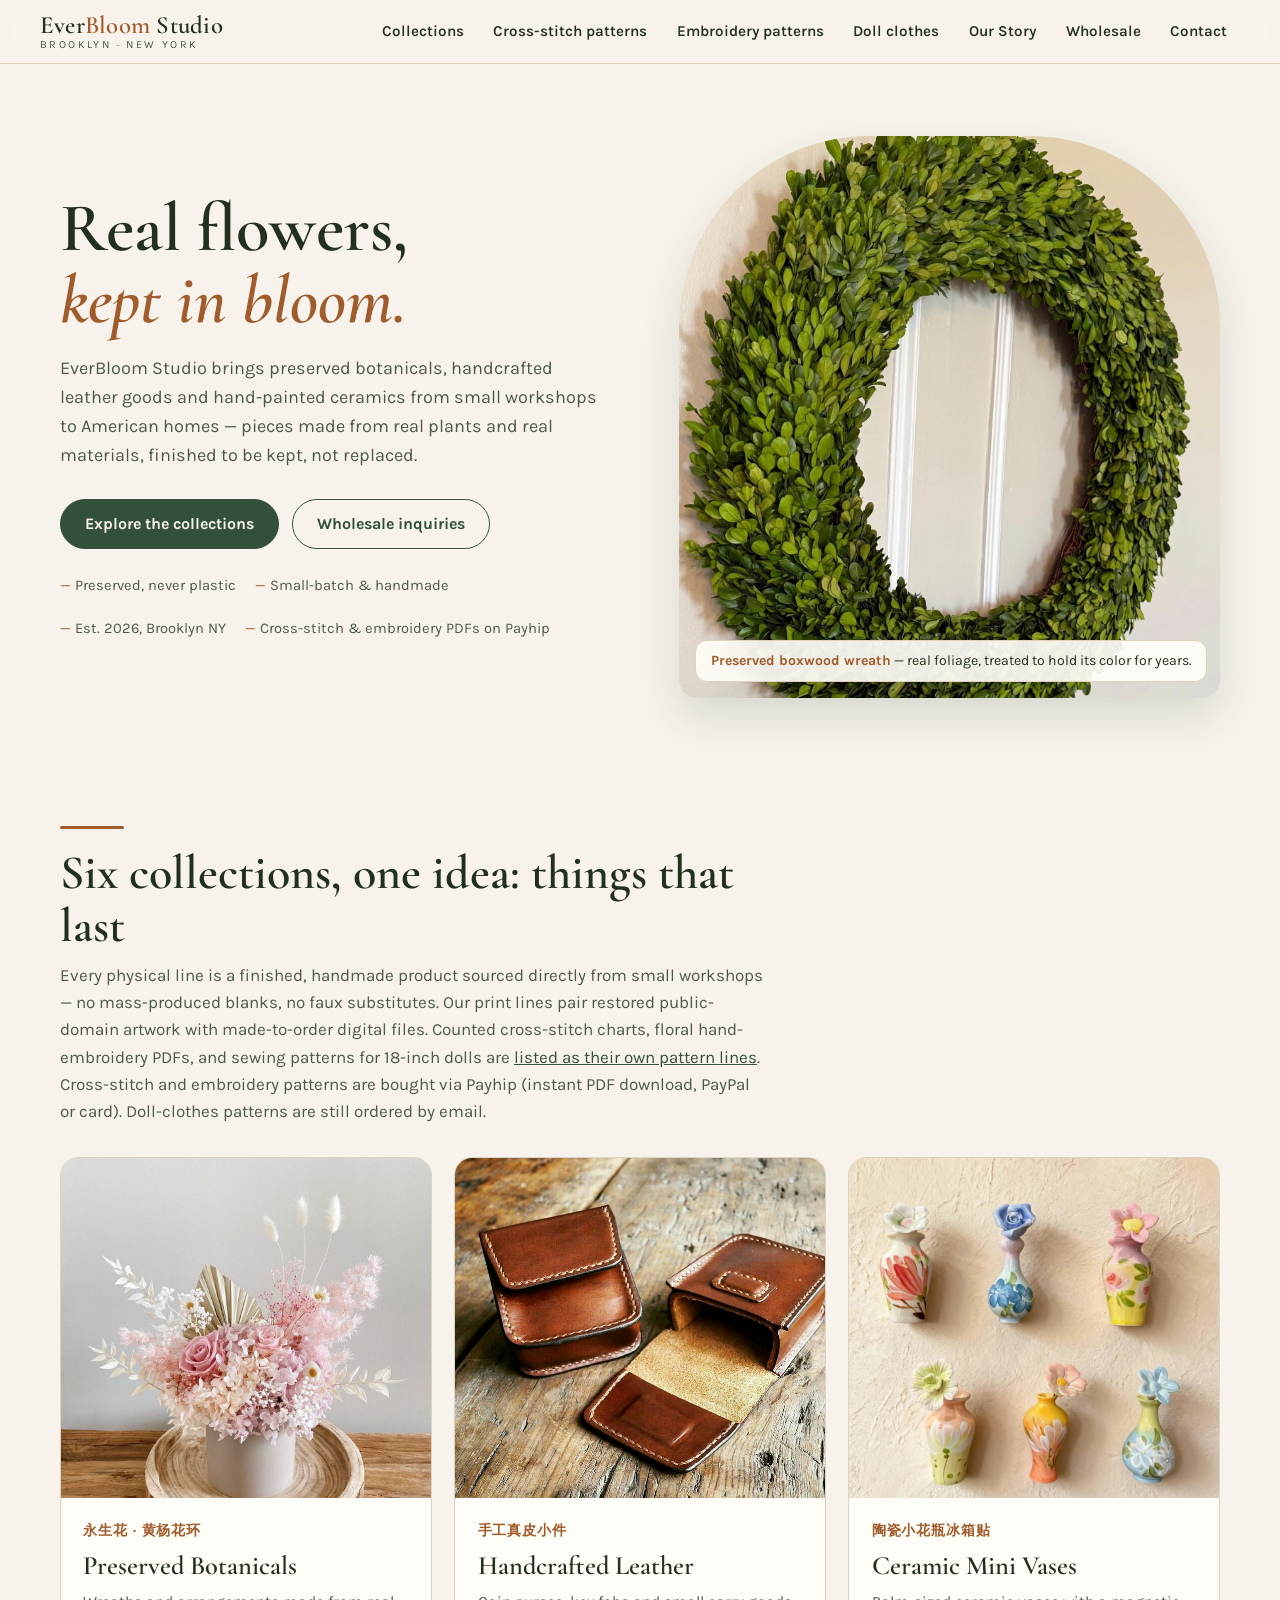
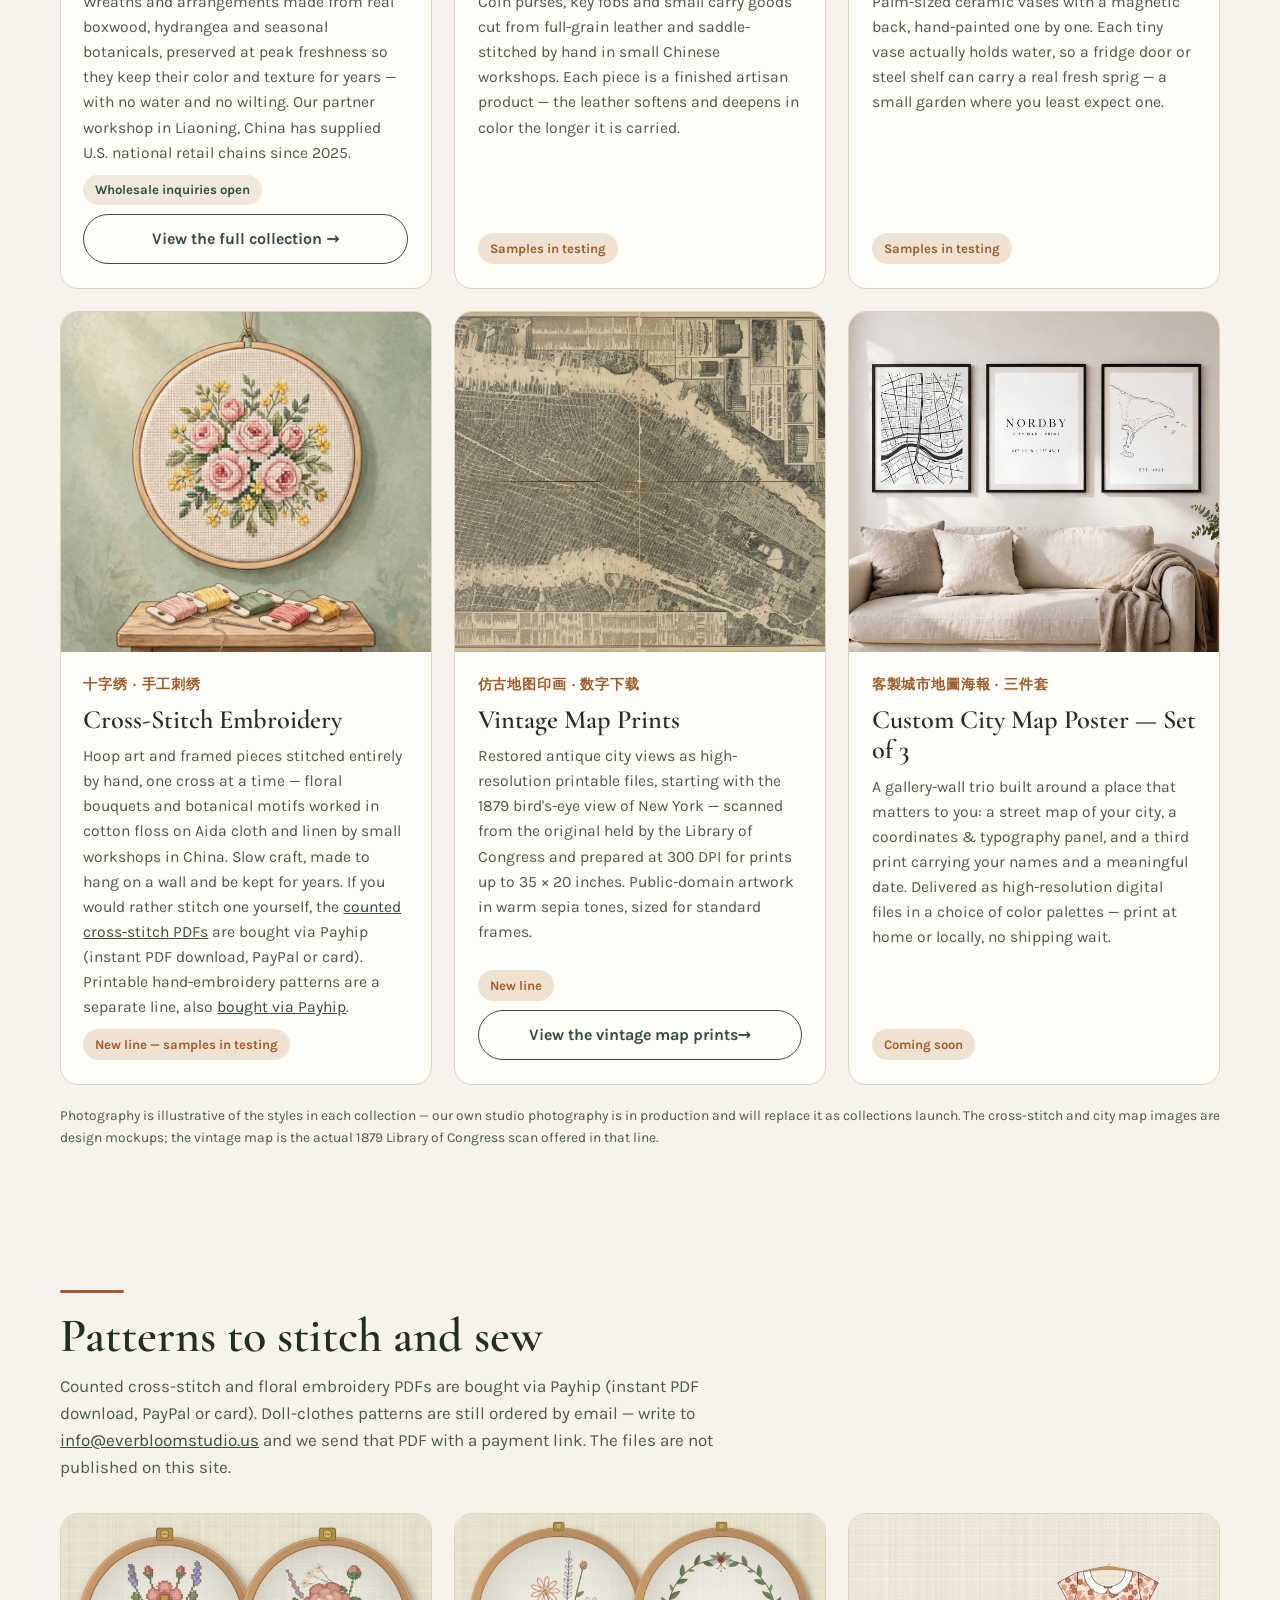
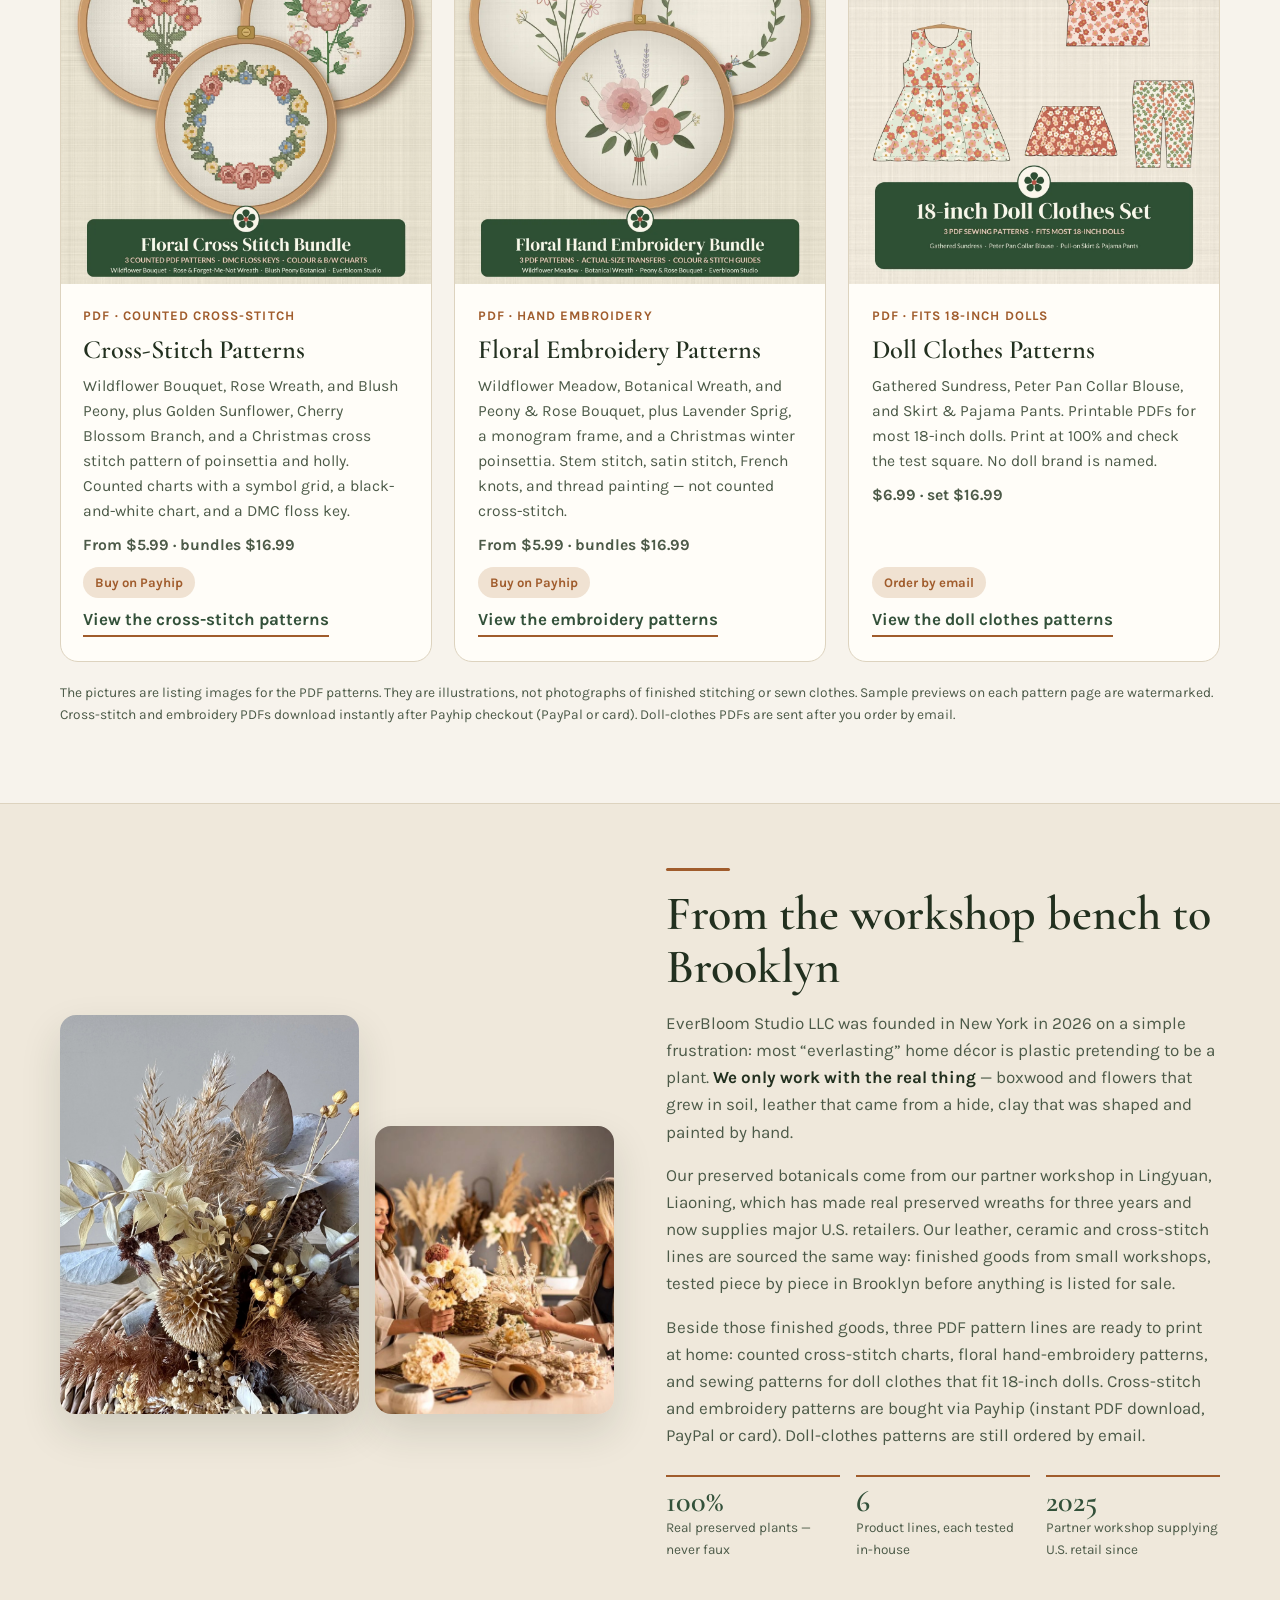
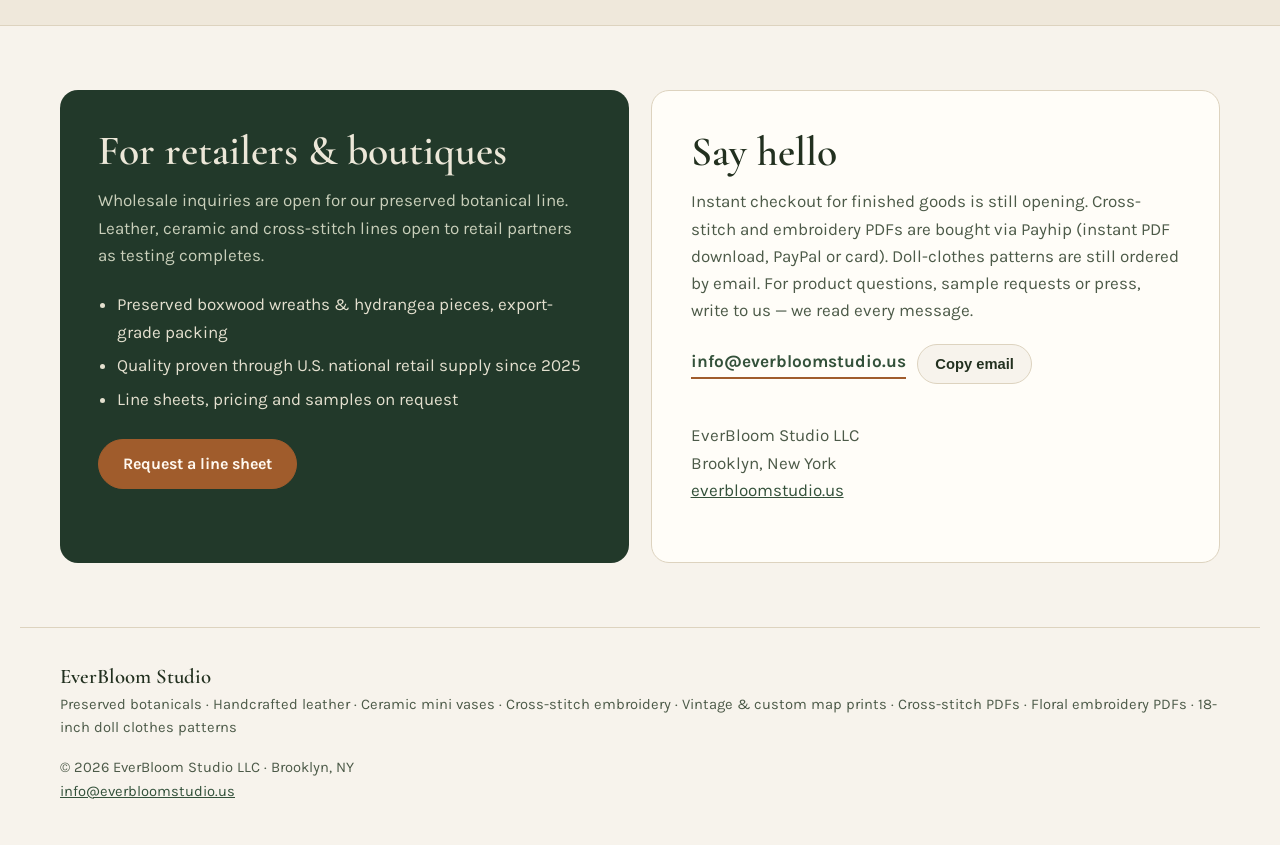
<file: index.html>
<!doctype html>
<html lang="en">
  <head>
    <meta charset="utf-8" />
    <meta name="viewport" content="width=device-width, initial-scale=1, viewport-fit=cover" />
    <meta name="color-scheme" content="light dark" />
    <meta name="description" content="EverBloom Studio — preserved botanicals and handcrafted goods in Brooklyn, New York, plus counted cross-stitch, floral embroidery, and 18-inch doll clothes PDF patterns." />
    <link rel="canonical" href="https://everbloomstudio.us/" />
    <meta property="og:type" content="website" />
    <meta property="og:site_name" content="EverBloom Studio" />
    <meta property="og:title" content="EverBloom Studio — Preserved Botanicals &amp; Handcrafted Goods" />
    <meta property="og:description" content="Preserved botanicals and handcrafted goods in Brooklyn, New York, plus counted cross-stitch, floral embroidery, and 18-inch doll clothes PDF patterns." />
    <meta property="og:url" content="https://everbloomstudio.us/" />
    <meta property="og:image" content="https://everbloomstudio.us/assets/wreath.jpg" />
    <meta property="og:image:alt" content="A lush preserved boxwood wreath hanging on a white interior door" />
    <meta name="twitter:card" content="summary_large_image" />
    <meta name="twitter:title" content="EverBloom Studio — Preserved Botanicals &amp; Handcrafted Goods" />
    <meta name="twitter:description" content="Preserved botanicals and handcrafted goods in Brooklyn, New York, plus counted cross-stitch, floral embroidery, and 18-inch doll clothes PDF patterns." />
    <meta name="twitter:image" content="https://everbloomstudio.us/assets/wreath.jpg" />
    <link rel="icon" href="/favicon.ico" sizes="16x16 32x32 48x48" />
    <link rel="icon" href="/favicon.svg" type="image/svg+xml" />
    <link rel="apple-touch-icon" href="/apple-touch-icon.png" />
    <link rel="preload" as="image" href="/assets/wreath.jpg" fetchpriority="high" />
    <title>EverBloom Studio — Preserved Botanicals &amp; Handcrafted Goods</title>
    <link rel="preconnect" href="https://fonts.googleapis.com" />
    <link rel="preconnect" href="https://fonts.gstatic.com" crossorigin />
    <link href="https://fonts.googleapis.com/css2?family=Cormorant+Garamond:ital,wght@0,500;0,600;1,500&family=Karla:wght@400;600;700&display=swap" rel="stylesheet" />
    <style>
      :root {
        --bg: #f7f3ec;
        --bg-soft: #efe8db;
        --surface: #fffdf8;
        --ink: #22301f;
        --ink-soft: #4c5a48;
        --line: #ddd3bf;
        --green: #33513a;
        --green-deep: #22392a;
        --clay: #a05c2c;
        --clay-soft: #f0e2d2;
        --gold: #b98a2f;
        --shadow: 0 18px 40px rgba(34, 48, 31, 0.14);
      }
      @media (prefers-color-scheme: dark) {
        :root {
          --bg: #141a13;
          --bg-soft: #1b241a;
          --surface: #1f2a1e;
          --ink: #ece7d8;
          --ink-soft: #b9bfa9;
          --line: #39442f;
          --green: #9db98f;
          --green-deep: #0f1710;
          --clay: #d99a5b;
          --clay-soft: #33302a;
          --gold: #d3ab55;
          --shadow: 0 18px 40px rgba(0, 0, 0, 0.45);
        }
      }
      * { box-sizing: border-box; }
      html { scroll-behavior: smooth; }
      body {
        margin: 0;
        background: var(--bg);
        color: var(--ink);
        font-family: "Karla", "Segoe UI", system-ui, sans-serif;
        font-size: 17px;
        line-height: 1.6;
      }
      img { display: block; max-width: 100%; height: auto; }
      a { color: var(--green); }
      a:visited { color: var(--green); }
      a:focus-visible, button:focus-visible { outline: 2px solid var(--clay); outline-offset: 3px; }
      button, [role="button"], select, summary, input:not([type="checkbox"], [type="radio"]) { min-height: 2.25rem; }

      .serif { font-family: "Cormorant Garamond", Georgia, serif; }

      /* ---------- Nav ---------- */
      .nav {
        position: sticky; top: 0; z-index: 20;
        display: flex; align-items: center; justify-content: space-between; gap: 1rem; flex-wrap: wrap;
        padding: 0.65rem clamp(1rem, 4vw, 2.5rem);
        background: color-mix(in srgb, var(--bg) 88%, transparent);
        backdrop-filter: blur(10px);
        border-bottom: 1px solid var(--line);
      }
      .brand { text-decoration: none; color: var(--ink); line-height: 1.1; }
      .brand .name { font-family: "Cormorant Garamond", Georgia, serif; font-size: 1.55rem; font-weight: 600; letter-spacing: 0.01em; }
      .brand .name em { color: var(--clay); font-style: normal; }
      .brand .sub { display: block; font-size: 0.68rem; letter-spacing: 0.22em; text-transform: uppercase; color: var(--ink-soft); }
      .nav-links { display: flex; gap: 0.25rem; flex-wrap: wrap; }
      .nav-links a {
        text-decoration: none; color: var(--ink); font-weight: 600; font-size: 0.95rem;
        padding: 0.55rem 0.8rem; border-radius: 999px; min-height: 2.25rem;
        display: inline-flex; align-items: center;
      }
      .nav-links a:hover { background: var(--bg-soft); }

      /* ---------- Hero ---------- */
      .hero {
        display: grid; grid-template-columns: 1.05fr 1fr; gap: clamp(1.5rem, 4vw, 3.5rem);
        align-items: center;
        padding: clamp(2rem, 6vw, 4.5rem) clamp(1rem, 4vw, 2.5rem) clamp(2.5rem, 6vw, 4rem);
        max-width: 1240px; margin: 0 auto;
      }
      .hero h1 {
        font-family: "Cormorant Garamond", Georgia, serif;
        font-size: clamp(2.6rem, 6vw, 4.3rem); font-weight: 600; line-height: 1.04; margin: 0 0 1.1rem;
      }
      .hero h1 .accent { color: var(--clay); font-style: italic; }
      .hero p.lede { font-size: 1.13rem; color: var(--ink-soft); margin: 0 0 1.8rem; max-width: 34rem; }
      .cta-row { display: flex; gap: 0.8rem; flex-wrap: wrap; }
      .btn {
        display: inline-flex; align-items: center; justify-content: center; gap: 0.5rem;
        min-height: 3rem; padding: 0.7rem 1.5rem; border-radius: 999px;
        font-weight: 700; font-size: 1rem; text-decoration: none; border: 1.5px solid var(--green);
        cursor: pointer; transition: transform 0.15s ease, background 0.15s ease;
      }
      .btn-solid { background: var(--green); color: #f5f1e6; }
      @media (prefers-color-scheme: dark) { .btn-solid { color: #131a12; } }
      .btn-solid:hover { transform: translateY(-2px); }
      .btn-ghost { background: transparent; color: var(--green); }
      .btn-ghost:hover { background: var(--bg-soft); }
      .hero-meta { margin-top: 1.6rem; font-size: 0.92rem; color: var(--ink-soft); display: flex; gap: 1.2rem; flex-wrap: wrap; }
      .hero-meta span::before { content: "— "; color: var(--clay); }
      .hero-photo { position: relative; }
      .hero-photo img {
        width: 100%; aspect-ratio: 1 / 1.04; object-fit: cover;
        border-radius: 190px 190px 18px 18px; box-shadow: var(--shadow);
      }
      .hero-photo figcaption {
        position: absolute; left: 1rem; bottom: 1rem;
        background: color-mix(in srgb, var(--surface) 92%, transparent);
        border: 1px solid var(--line); border-radius: 12px;
        padding: 0.55rem 0.9rem; font-size: 0.88rem; color: var(--ink);
      }
      .hero-photo figcaption strong { color: var(--clay); }

      /* ---------- Sections ---------- */
      section { max-width: 1240px; margin: 0 auto; padding: clamp(2.2rem, 6vw, 4rem) clamp(1rem, 4vw, 2.5rem); }
      section[id], .panel[id], main[id] { scroll-margin-top: 92px; }
      .sec-head { max-width: 44rem; margin-bottom: 2rem; }
      .sec-head h2 { font-family: "Cormorant Garamond", Georgia, serif; font-size: clamp(2rem, 4.5vw, 3rem); font-weight: 600; line-height: 1.1; margin: 0 0 0.6rem; }
      .sec-head p { color: var(--ink-soft); margin: 0; }
      .rule { width: 64px; height: 3px; background: var(--clay); border-radius: 2px; margin-bottom: 1.1rem; }

      /* ---------- Collections ---------- */
      .cards { display: grid; grid-template-columns: repeat(3, 1fr); gap: 1.4rem; }
      @media (max-width: 1080px) { .cards { grid-template-columns: repeat(2, 1fr); } }
      .card {
        background: var(--surface); border: 1px solid var(--line); border-radius: 18px;
        overflow: hidden; display: flex; flex-direction: column;
      }
      .card img { width: 100%; aspect-ratio: 1 / 0.92; object-fit: cover; }
      .card-body { padding: 1.3rem 1.4rem 1.5rem; display: flex; flex-direction: column; gap: 0.55rem; flex: 1; }
      .card h3 { font-family: "Cormorant Garamond", Georgia, serif; font-size: 1.65rem; font-weight: 600; margin: 0; line-height: 1.15; }
      .card .zh { color: var(--clay); font-weight: 700; font-size: 0.9rem; letter-spacing: 0.06em; }
      .card p { margin: 0; color: var(--ink-soft); font-size: 0.98rem; }
      .tag {
        margin-top: auto; align-self: flex-start;
        background: var(--clay-soft); color: var(--clay);
        font-size: 0.82rem; font-weight: 700; padding: 0.3rem 0.75rem; border-radius: 999px;
      }
      .tag.green { background: var(--bg-soft); color: var(--green); }
      .kicker { color: var(--clay); font-weight: 700; font-size: 0.82rem; letter-spacing: 0.08em; text-transform: uppercase; }
      .cards.pair { grid-template-columns: 1fr 1fr; }
      .cards.patterns img { aspect-ratio: 1 / 1; }
      .card-price { margin: 0; font-weight: 700; color: var(--ink); font-size: 0.95rem; }
      .card .more { font-weight: 700; color: var(--green); text-decoration: none; border-bottom: 2px solid var(--clay); align-self: flex-start; padding-bottom: 1px; }

      /* ---------- Story ---------- */
      .story-wrap { background: var(--bg-soft); border-top: 1px solid var(--line); border-bottom: 1px solid var(--line); }
      .story { display: grid; grid-template-columns: 1fr 1fr; gap: clamp(1.5rem, 4vw, 3.5rem); align-items: center; }
      .story-photos { display: grid; grid-template-columns: 1.25fr 1fr; gap: 1rem; align-items: end; }
      .story-photos img { border-radius: 16px; box-shadow: var(--shadow); width: 100%; object-fit: cover; }
      .story-photos .tall { aspect-ratio: 3 / 4; }
      .story-photos .small { aspect-ratio: 3 / 3.6; }
      .story h2 { font-family: "Cormorant Garamond", Georgia, serif; font-size: clamp(2rem, 4.5vw, 3rem); font-weight: 600; line-height: 1.1; margin: 0 0 1rem; }
      .story p { color: var(--ink-soft); margin: 0 0 1rem; }
      .story p strong { color: var(--ink); }
      .facts { display: grid; grid-template-columns: repeat(3, 1fr); gap: 1rem; margin-top: 1.6rem; }
      .fact { border-top: 2px solid var(--clay); padding-top: 0.6rem; }
      .fact .num { font-family: "Cormorant Garamond", Georgia, serif; font-size: 1.9rem; font-weight: 600; color: var(--green); line-height: 1; }
      .fact .lbl { font-size: 0.85rem; color: var(--ink-soft); }

      /* ---------- Wholesale / contact ---------- */
      .split { display: grid; grid-template-columns: 1fr 1fr; gap: 1.4rem; }
      .panel { border-radius: 18px; padding: clamp(1.5rem, 3.5vw, 2.4rem); }
      .panel-dark { background: var(--green-deep); color: #ece7d8; }
      .panel-dark h2 { font-family: "Cormorant Garamond", Georgia, serif; font-size: clamp(1.9rem, 4vw, 2.6rem); font-weight: 600; margin: 0 0 0.8rem; line-height: 1.12; }
      .panel-dark p { color: #c9cfba; margin: 0 0 1.4rem; }
      .panel-dark ul { margin: 0 0 1.6rem; padding-left: 1.15rem; color: #e4e0cf; }
      .panel-dark li { margin-bottom: 0.4rem; }
      .panel-light { background: var(--surface); border: 1px solid var(--line); }
      .panel-light h2 { font-family: "Cormorant Garamond", Georgia, serif; font-size: clamp(1.9rem, 4vw, 2.6rem); font-weight: 600; margin: 0 0 0.8rem; line-height: 1.12; }
      .panel-light p { color: var(--ink-soft); margin: 0 0 1.2rem; }
      .btn-clay { background: var(--clay); border-color: var(--clay); color: #fff8ef; }
      .btn-clay:hover { transform: translateY(-2px); }
      .mail-row { display: flex; gap: 0.7rem; flex-wrap: wrap; align-items: center; }
      .mail-addr {
        font-weight: 700; font-size: 1.08rem; color: var(--green); text-decoration: none;
        border-bottom: 2px solid var(--clay); padding-bottom: 1px;
      }
      .copy-btn {
        border: 1.5px solid var(--line); background: var(--bg); color: var(--ink);
        border-radius: 999px; padding: 0.5rem 1.1rem; font-weight: 700; font-size: 0.92rem; cursor: pointer;
        min-height: 2.5rem;
      }
      .copy-btn:hover { background: var(--bg-soft); }
      .copy-note { font-size: 0.88rem; color: var(--ink-soft); min-height: 1.4em; }

      footer {
        border-top: 1px solid var(--line);
        padding: 2rem clamp(1rem, 4vw, 2.5rem) 2.6rem;
        max-width: 1240px; margin: 0 auto;
        display: flex; justify-content: space-between; gap: 1rem; flex-wrap: wrap;
        color: var(--ink-soft); font-size: 0.92rem;
      }
      footer .fname { font-family: "Cormorant Garamond", Georgia, serif; font-size: 1.3rem; color: var(--ink); font-weight: 600; }

      @media (prefers-reduced-motion: reduce) {
        html { scroll-behavior: auto; }
        .btn:hover { transform: none; }
      }
      .photo-note { margin-top: 1.2rem; font-size: 0.86rem; color: var(--ink-soft); }

      @media (max-width: 1040px) {
        .nav { align-items: flex-start; }
        .nav-links { width: 100%; }
      }
      @media (max-width: 860px) {
        .nav { padding: 0.5rem 1rem; gap: 0.4rem 0.75rem; align-items: flex-start; }
        .nav-links { width: 100%; }
        .cards.pair { grid-template-columns: 1fr; }
        .brand .name { font-size: 1.32rem; white-space: nowrap; }
        .brand .sub { font-size: 0.6rem; letter-spacing: 0.18em; white-space: nowrap; margin-top: 0.15rem; }
        .nav-links { gap: 0.1rem; }
        section[id], .panel[id], main[id] { scroll-margin-top: 76px; }
        .hero { grid-template-columns: 1fr; padding-top: 1.6rem; }
        .hero-photo img { aspect-ratio: 4 / 3.4; border-radius: 120px 120px 16px 16px; }
        .cards { grid-template-columns: 1fr; }
        .story { grid-template-columns: 1fr; }
        .split { grid-template-columns: 1fr; }
        .facts { grid-template-columns: repeat(3, 1fr); gap: 0.7rem; }
        .nav-links a { padding: 0.45rem 0.5rem; font-size: 0.88rem; }
      }
    </style>
    <script type="application/ld+json">
      {
        "@context": "https://schema.org",
        "@graph": [
          {
            "@type": "Organization",
            "@id": "https://everbloomstudio.us/#organization",
            "name": "EverBloom Studio",
            "legalName": "EverBloom Studio LLC",
            "url": "https://everbloomstudio.us/",
            "email": "info@everbloomstudio.us",
            "description": "Preserved botanicals, handcrafted leather goods, ceramic mini vases, cross-stitch embroidery, vintage and custom map prints, plus counted cross-stitch, floral hand-embroidery, and 18-inch doll clothes PDF patterns. Designed in Brooklyn, New York.",
            "address": {
              "@type": "PostalAddress",
              "addressLocality": "Brooklyn",
              "addressRegion": "NY"
            },
            "foundingDate": "2026",
            "foundingLocation": {
              "@type": "Place",
              "name": "New York"
            }
          },
          {
            "@type": "WebSite",
            "@id": "https://everbloomstudio.us/#website",
            "url": "https://everbloomstudio.us/",
            "name": "EverBloom Studio",
            "description": "EverBloom Studio — preserved botanicals, handcrafted leather goods, ceramic mini vases, cross-stitch embroidery, vintage and custom map prints, plus counted cross-stitch, floral hand-embroidery, and 18-inch doll clothes PDF patterns. Designed in Brooklyn, New York.",
            "inLanguage": "en",
            "publisher": {
              "@id": "https://everbloomstudio.us/#organization"
            },
            "hasPart": [
              {
                "@type": "WebPage",
                "name": "Counted cross-stitch PDF patterns",
                "url": "https://everbloomstudio.us/patterns/cross-stitch/"
              },
              {
                "@type": "WebPage",
                "name": "Floral hand embroidery PDF patterns",
                "url": "https://everbloomstudio.us/patterns/embroidery/"
              },
              {
                "@type": "WebPage",
                "name": "Doll clothes sewing patterns for 18-inch dolls",
                "url": "https://everbloomstudio.us/patterns/doll-clothes/"
              }
            ]
          }
        ]
      }
    </script>
  </head>
  <body>
    <header class="nav">
      <a class="brand" href="#top">
        <span class="name">Ever<em>Bloom</em> Studio</span>
        <span class="sub">Brooklyn · New York</span>
      </a>
      <nav class="nav-links" aria-label="Main">
        <a href="#collections">Collections</a>
        <a href="/patterns/cross-stitch/">Cross-stitch patterns</a>
        <a href="/patterns/embroidery/">Embroidery patterns</a>
        <a href="/patterns/doll-clothes/">Doll clothes</a>
        <a href="#story">Our Story</a>
        <a href="#wholesale">Wholesale</a>
        <a href="#contact">Contact</a>
      </nav>
    </header>

    <main id="top">
      <!-- Hero -->
      <div class="hero">
        <div>
          <h1>Real flowers,<br /><span class="accent">kept in bloom.</span></h1>
          <p class="lede">
            EverBloom Studio brings preserved botanicals, handcrafted leather goods and
            hand-painted ceramics from small workshops to American homes — pieces made
            from real plants and real materials, finished to be kept, not replaced.
          </p>
          <div class="cta-row">
            <a class="btn btn-solid" href="#collections">Explore the collections</a>
            <a class="btn btn-ghost" href="#wholesale">Wholesale inquiries</a>
          </div>
          <div class="hero-meta">
            <span>Preserved, never plastic</span>
            <span>Small-batch &amp; handmade</span>
            <span>Est. 2026, Brooklyn NY</span>
            <span>Cross-stitch &amp; embroidery PDFs on Payhip</span>
          </div>
        </div>
        <figure class="hero-photo" style="margin:0">
          <img src="/assets/wreath.jpg" width="1588" height="1588" alt="A lush preserved boxwood wreath hanging on a white interior door" fetchpriority="high" />
          <figcaption><strong>Preserved boxwood wreath</strong> — real foliage, treated to hold its color for years.</figcaption>
        </figure>
      </div>

      <!-- Collections -->
      <section id="collections">
        <div class="sec-head reveal">
          <div class="rule"></div>
          <h2>Six collections, one idea: things that last</h2>
          <p>Every physical line is a finished, handmade product sourced directly from small workshops — no mass-produced blanks, no faux substitutes. Our print lines pair restored public-domain artwork with made-to-order digital files. Counted cross-stitch charts, floral hand-embroidery PDFs, and sewing patterns for 18-inch dolls are <a href="#patterns">listed as their own pattern lines</a>. Cross-stitch and embroidery patterns are bought via Payhip (instant PDF download, PayPal or card). Doll-clothes patterns are still ordered by email.</p>
        </div>
        <div class="cards">
          <article class="card reveal">
            <img src="/assets/preserved-botanicals.jpg" width="564" height="752" alt="A preserved flower arrangement with pink roses, hydrangea and pampas grass in a ceramic vase on a wooden slab" loading="lazy" />
            <div class="card-body">
              <span class="zh">永生花 · 黄杨花环</span>
              <h3>Preserved Botanicals</h3>
              <p>
                Wreaths and arrangements made from real boxwood, hydrangea and seasonal
                botanicals, preserved at peak freshness so they keep their color and
                texture for years — with no water and no wilting. Our partner workshop
                in Liaoning, China has supplied U.S. national retail chains since 2025.
              </p>
              <span class="tag green">Wholesale inquiries open</span>
              <a class="btn btn-ghost" href="preserved-botanicals.html">View the full collection &rarr;</a>
            </div>
          </article>
          <article class="card reveal">
            <img src="/assets/leather-goods.jpg" width="736" height="736" alt="Two handmade full-grain leather coin purses, one open showing the suede interior, on a wooden table" loading="lazy" />
            <div class="card-body">
              <span class="zh">手工真皮小件</span>
              <h3>Handcrafted Leather</h3>
              <p>
                Coin purses, key fobs and small carry goods cut from full-grain leather
                and saddle-stitched by hand in small Chinese workshops. Each piece is a
                finished artisan product — the leather softens and deepens in color
                the longer it is carried.
              </p>
              <span class="tag">Samples in testing</span>
            </div>
          </article>
          <article class="card reveal">
            <img src="/assets/ceramic-mini-vases.jpg" width="1080" height="1080" alt="Six hand-painted ceramic mini vase magnets in pastel colors, each topped with a small ceramic flower" loading="lazy" />
            <div class="card-body">
              <span class="zh">陶瓷小花瓶冰箱贴</span>
              <h3>Ceramic Mini Vases</h3>
              <p>
                Palm-sized ceramic vases with a magnetic back, hand-painted one by one.
                Each tiny vase actually holds water, so a fridge door or steel shelf
                can carry a real fresh sprig — a small garden where you least expect one.
              </p>
              <span class="tag">Samples in testing</span>
            </div>
          </article>
          <article class="card reveal">
            <img src="/assets/cross-stitch.jpg" width="1600" height="1600" alt="Illustrated mockup of a floral cross-stitch bouquet in pink and yellow thread in a wooden embroidery hoop, with bobbins of embroidery floss below" loading="lazy" />
            <div class="card-body">
              <span class="zh">十字绣 · 手工刺绣</span>
              <h3>Cross-Stitch Embroidery</h3>
              <p>
                Hoop art and framed pieces stitched entirely by hand, one cross at a
                time — floral bouquets and botanical motifs worked in cotton floss on
                Aida cloth and linen by small workshops in China. Slow craft, made to
                hang on a wall and be kept for years. If you would rather stitch one
                yourself, the <a href="/patterns/cross-stitch/">counted cross-stitch PDFs</a>
                are bought via Payhip (instant PDF download, PayPal or card). Printable hand-embroidery patterns are a
                separate line, also <a href="/patterns/embroidery/">bought via Payhip</a>.
              </p>
              <span class="tag">New line — samples in testing</span>
            </div>
          </article>
          <article class="card reveal">
            <img src="/assets/vintage-map.jpg" width="1600" height="903" alt="Sepia antique bird's-eye view of New York City from 1879, showing Manhattan, the harbor filled with sailing ships and the Brooklyn Bridge" loading="lazy" />
            <div class="card-body">
              <span class="zh">仿古地图印画 · 数字下载</span>
              <h3>Vintage Map Prints</h3>
              <p>
                Restored antique city views as high-resolution printable files, starting
                with the 1879 bird's-eye view of New York — scanned from the original
                held by the Library of Congress and prepared at 300 DPI for prints up
                to 35 × 20 inches. Public-domain artwork in warm sepia tones, sized
                for standard frames.
              </p>
              <span class="tag">New line</span> <a class="btn btn-ghost" href="/patterns/vintage-maps/">View the vintage map prints&rarr;</a>
            </div>
          </article>
          <article class="card reveal">
            <img src="/assets/custom-city-maps.jpg" width="1920" height="1280" alt="A set of three framed city map posters above a linen sofa — a street map, a coordinates and typography panel, and a line map with a commemorative date" loading="lazy" />
            <div class="card-body">
              <span class="zh">客製城市地圖海報 · 三件套</span>
              <h3>Custom City Map Poster — Set of 3</h3>
              <p>
                A gallery-wall trio built around a place that matters to you: a street
                map of your city, a coordinates &amp; typography panel, and a third
                print carrying your names and a meaningful date. Delivered as
                high-resolution digital files in a choice of color palettes — print
                at home or locally, no shipping wait.
              </p>
              <span class="tag">Coming soon</span>
            </div>
          </article>
        </div>
        <p class="photo-note">Photography is illustrative of the styles in each collection — our own studio photography is in production and will replace it as collections launch. The cross-stitch and city map images are design mockups; the vintage map is the actual 1879 Library of Congress scan offered in that line.</p>
      </section>

      <section id="patterns">
        <div class="sec-head">
          <div class="rule"></div>
          <h2>Patterns to stitch and sew</h2>
          <p>Counted cross-stitch and floral embroidery PDFs are bought via Payhip (instant PDF download, PayPal or card). Doll-clothes patterns are still ordered by email — write to <a href="mailto:info@everbloomstudio.us">info@everbloomstudio.us</a> and we send that PDF with a payment link. The files are not published on this site.</p>
        </div>
        <div class="cards patterns">
          <article class="card">
            <img src="/assets/patterns/cross-stitch/floral-bundle-3-pack-cover.webp" width="1200" height="1200" alt="Illustrated listing cover of three counted cross-stitch hoops: a wildflower bouquet, a blush peony, and a rose wreath" loading="lazy" />
            <div class="card-body">
              <span class="kicker">PDF · Counted cross-stitch</span>
              <h3>Cross-Stitch Patterns</h3>
              <p>
                Wildflower Bouquet, Rose Wreath, and Blush Peony, plus Golden Sunflower,
                Cherry Blossom Branch, and a Christmas cross stitch pattern of poinsettia
                and holly. Counted charts with a symbol grid, a black-and-white chart, and a DMC floss key.
              </p>
              <p class="card-price">From $5.99 · bundles $16.99</p>
              <span class="tag">Buy on Payhip</span>
              <a class="more" href="/patterns/cross-stitch/">View the cross-stitch patterns</a>
            </div>
          </article>
          <article class="card">
            <img src="/assets/patterns/embroidery/floral-embroidery-bundle-3-pack-cover.webp" width="1200" height="1200" alt="Illustrated listing cover of three hand-embroidery hoops: a wildflower meadow, a peony and rose bouquet, and a leafy botanical wreath" loading="lazy" />
            <div class="card-body">
              <span class="kicker">PDF · Hand embroidery</span>
              <h3>Floral Embroidery Patterns</h3>
              <p>
                Wildflower Meadow, Botanical Wreath, and Peony &amp; Rose Bouquet, plus
                Lavender Sprig, a monogram frame, and a Christmas winter poinsettia.
                Stem stitch, satin stitch, French knots, and thread painting — not counted cross-stitch.
              </p>
              <p class="card-price">From $5.99 · bundles $16.99</p>
              <span class="tag">Buy on Payhip</span>
              <a class="more" href="/patterns/embroidery/">View the embroidery patterns</a>
            </div>
          </article>
          <article class="card">
            <img src="/assets/patterns/doll-clothes/doll-clothes-3-pack-bundle-cover.webp" width="1200" height="1200" alt="Illustrated listing cover of doll clothes patterns for 18-inch dolls: a gathered sundress, a Peter Pan collar blouse, a pull-on skirt, and pajama pants" loading="lazy" />
            <div class="card-body">
              <span class="kicker">PDF · Fits 18-inch dolls</span>
              <h3>Doll Clothes Patterns</h3>
              <p>
                Gathered Sundress, Peter Pan Collar Blouse, and Skirt &amp; Pajama Pants.
                Printable PDFs for most 18-inch dolls. Print at 100% and check the test square.
                No doll brand is named.
              </p>
              <p class="card-price">$6.99 · set $16.99</p>
              <span class="tag">Order by email</span>
              <a class="more" href="/patterns/doll-clothes/">View the doll clothes patterns</a>
            </div>
          </article>
        </div>
        <p class="photo-note">The pictures are listing images for the PDF patterns. They are illustrations, not photographs of finished stitching or sewn clothes. Sample previews on each pattern page are watermarked. Cross-stitch and embroidery PDFs download instantly after Payhip checkout (PayPal or card). Doll-clothes PDFs are sent after you order by email.</p>
      </section>

      <!-- Story -->
      <div class="story-wrap">
        <section id="story" class="story">
          <div class="story-photos reveal">
            <img class="tall" src="/assets/botanicals-detail.jpg" width="1875" height="2500" alt="Preserved botanicals in muted earth tones — eucalyptus leaves, pampas grass and dried seed heads" loading="lazy" />
            <img class="small" src="/assets/workshop-florists.jpg" width="800" height="622" alt="Two florists arranging dried and preserved flower bouquets at a workshop table" loading="lazy" />
          </div>
          <div class="reveal">
            <div class="rule"></div>
            <h2>From the workshop bench to Brooklyn</h2>
            <p>
              EverBloom Studio LLC was founded in New York in 2026 on a simple
              frustration: most “everlasting” home décor is plastic pretending to be a
              plant. <strong>We only work with the real thing</strong> — boxwood and
              flowers that grew in soil, leather that came from a hide, clay that was
              shaped and painted by hand.
            </p>
            <p>
              Our preserved botanicals come from our partner workshop in Lingyuan,
              Liaoning, which has made real preserved wreaths for three years and now
              supplies major U.S. retailers. Our leather, ceramic and cross-stitch lines are sourced
              the same way: finished goods from small workshops, tested piece by piece
              in Brooklyn before anything is listed for sale.
            </p>
            <p>
              Beside those finished goods, three PDF pattern lines are ready to print
              at home: counted cross-stitch charts, floral hand-embroidery patterns,
              and sewing patterns for doll clothes that fit 18-inch dolls. Cross-stitch
              and embroidery patterns are bought via Payhip (instant PDF download, PayPal
              or card). Doll-clothes patterns are still ordered by email.
            </p>
            <div class="facts">
              <div class="fact"><div class="num">100%</div><div class="lbl">Real preserved plants — never faux</div></div>
              <div class="fact"><div class="num">6</div><div class="lbl">Product lines, each tested in-house</div></div>
              <div class="fact"><div class="num">2025</div><div class="lbl">Partner workshop supplying U.S. retail since</div></div>
            </div>
          </div>
        </section>
      </div>

      <!-- Wholesale + Contact -->
      <section>
        <div class="split">
          <div class="panel panel-dark reveal" id="wholesale">
            <h2>For retailers &amp; boutiques</h2>
            <p>
              Wholesale inquiries are open for our preserved botanical line.
              Leather, ceramic and cross-stitch lines open to retail partners as testing completes.
            </p>
            <ul>
              <li>Preserved boxwood wreaths &amp; hydrangea pieces, export-grade packing</li>
              <li>Quality proven through U.S. national retail supply since 2025</li>
              <li>Line sheets, pricing and samples on request</li>
            </ul>
            <a class="btn btn-clay" href="mailto:info@everbloomstudio.us?subject=Wholesale%20inquiry%20—%20EverBloom%20Studio">Request a line sheet</a>
          </div>
          <div class="panel panel-light reveal" id="contact">
            <h2>Say hello</h2>
            <p>
              Instant checkout for finished goods is still opening. Cross-stitch and embroidery PDFs are bought via Payhip (instant PDF download, PayPal or card). Doll-clothes patterns are still ordered by email.
              For product questions, sample requests or press, write to us — we read every message.
            </p>
            <div class="mail-row">
              <a class="mail-addr" href="mailto:info@everbloomstudio.us">info@everbloomstudio.us</a>
              <button class="copy-btn" id="copyBtn" type="button">Copy email</button>
            </div>
            <p class="copy-note" id="copyNote" aria-live="polite"></p>
            <p style="margin-top:1rem">
              EverBloom Studio LLC<br />
              Brooklyn, New York<br />
              <a href="https://everbloomstudio.us">everbloomstudio.us</a>
            </p>
          </div>
        </div>
      </section>
    </main>

    <footer>
      <div>
        <div class="fname">EverBloom Studio</div>
        <div>Preserved botanicals · Handcrafted leather · Ceramic mini vases · Cross-stitch embroidery · Vintage &amp; custom map prints · Cross-stitch PDFs · Floral embroidery PDFs · 18-inch doll clothes patterns</div>
      </div>
      <div>
        © 2026 EverBloom Studio LLC · Brooklyn, NY<br />
        <a href="mailto:info@everbloomstudio.us">info@everbloomstudio.us</a>
      </div>
    </footer>

    <script>
      // Copy-email button
      (function () {
        var btn = document.getElementById('copyBtn');
        var note = document.getElementById('copyNote');
        var email = 'info@everbloomstudio.us';
        btn.addEventListener('click', function () {
          function done() { note.textContent = 'Copied — paste it into your mail app.'; }
          function fallback() {
            var ta = document.createElement('textarea');
            ta.value = email; ta.style.position = 'fixed'; ta.style.opacity = '0';
            document.body.appendChild(ta); ta.select();
            try { document.execCommand('copy'); done(); }
            catch (e) { note.textContent = email; }
            document.body.removeChild(ta);
          }
          if (navigator.clipboard && navigator.clipboard.writeText) {
            navigator.clipboard.writeText(email).then(done, fallback);
          } else { fallback(); }
        });
      })();

    </script>
  </body>
</html>
</file>
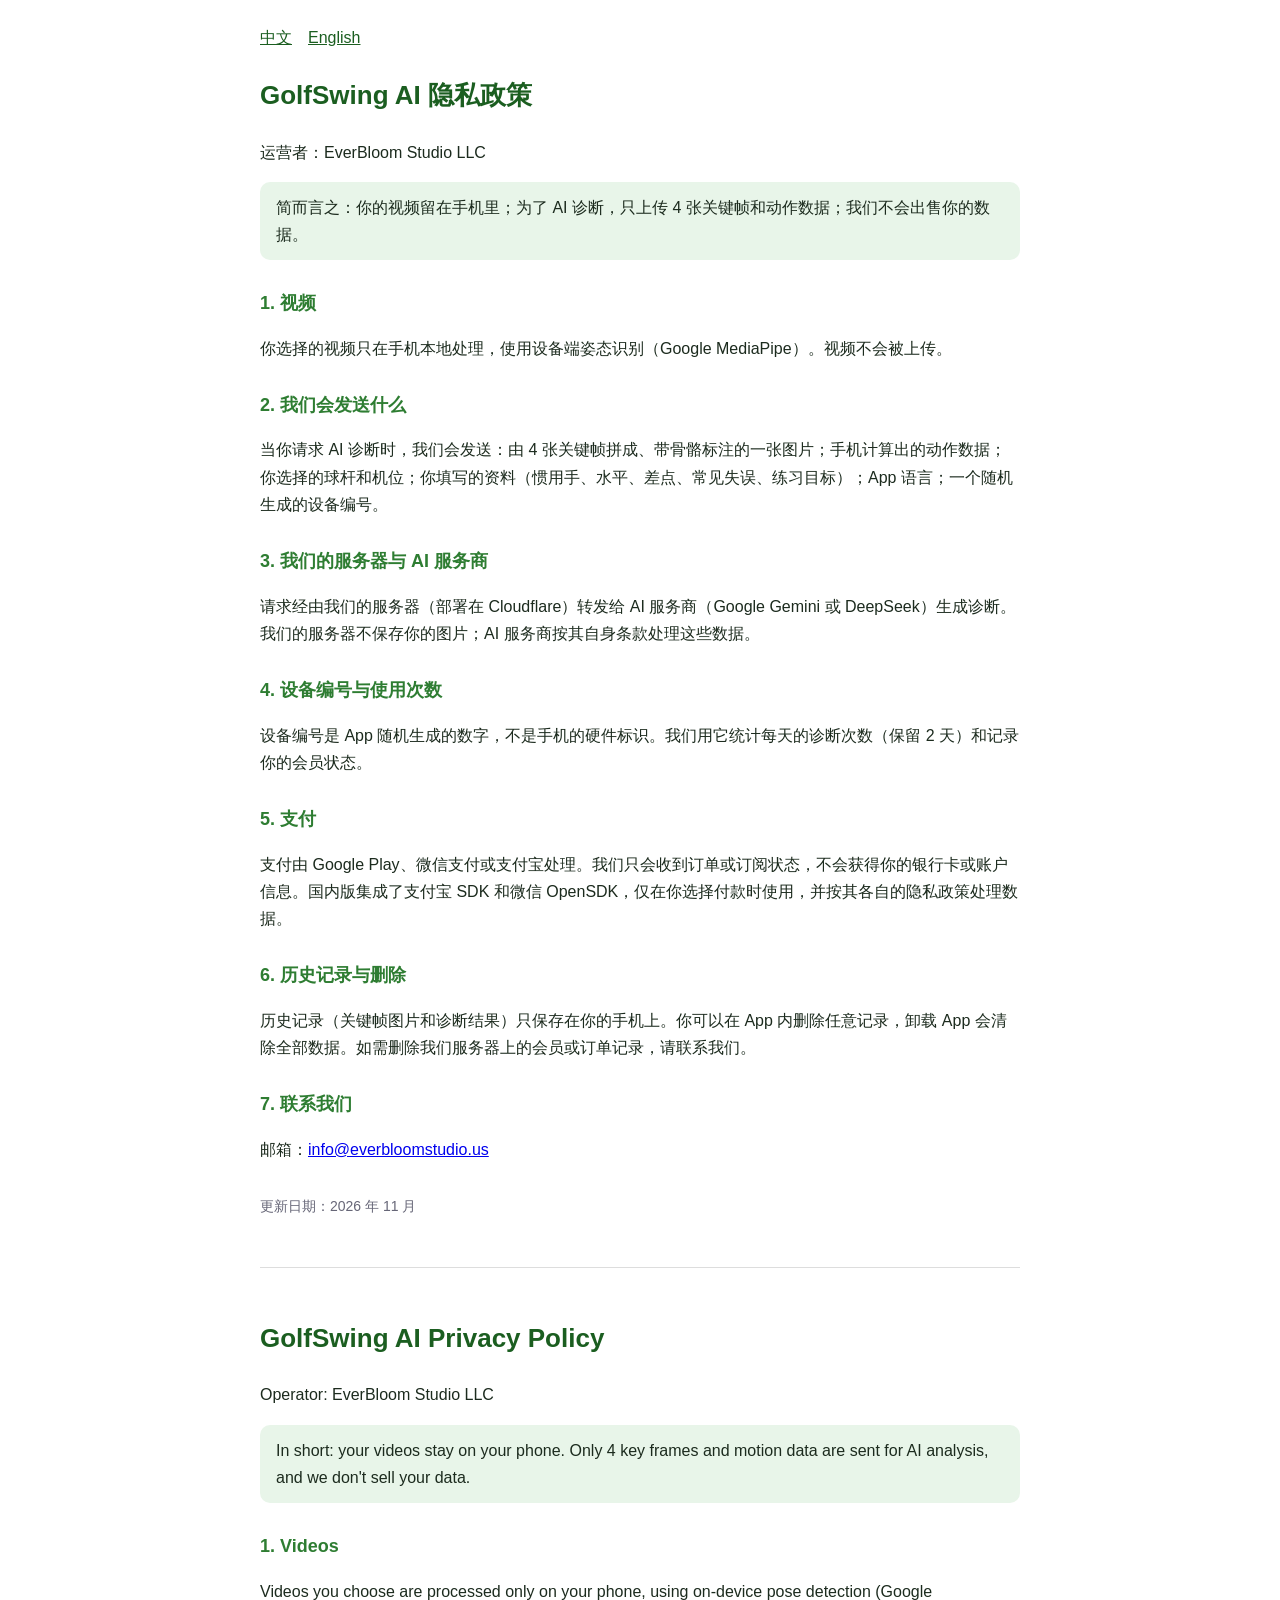
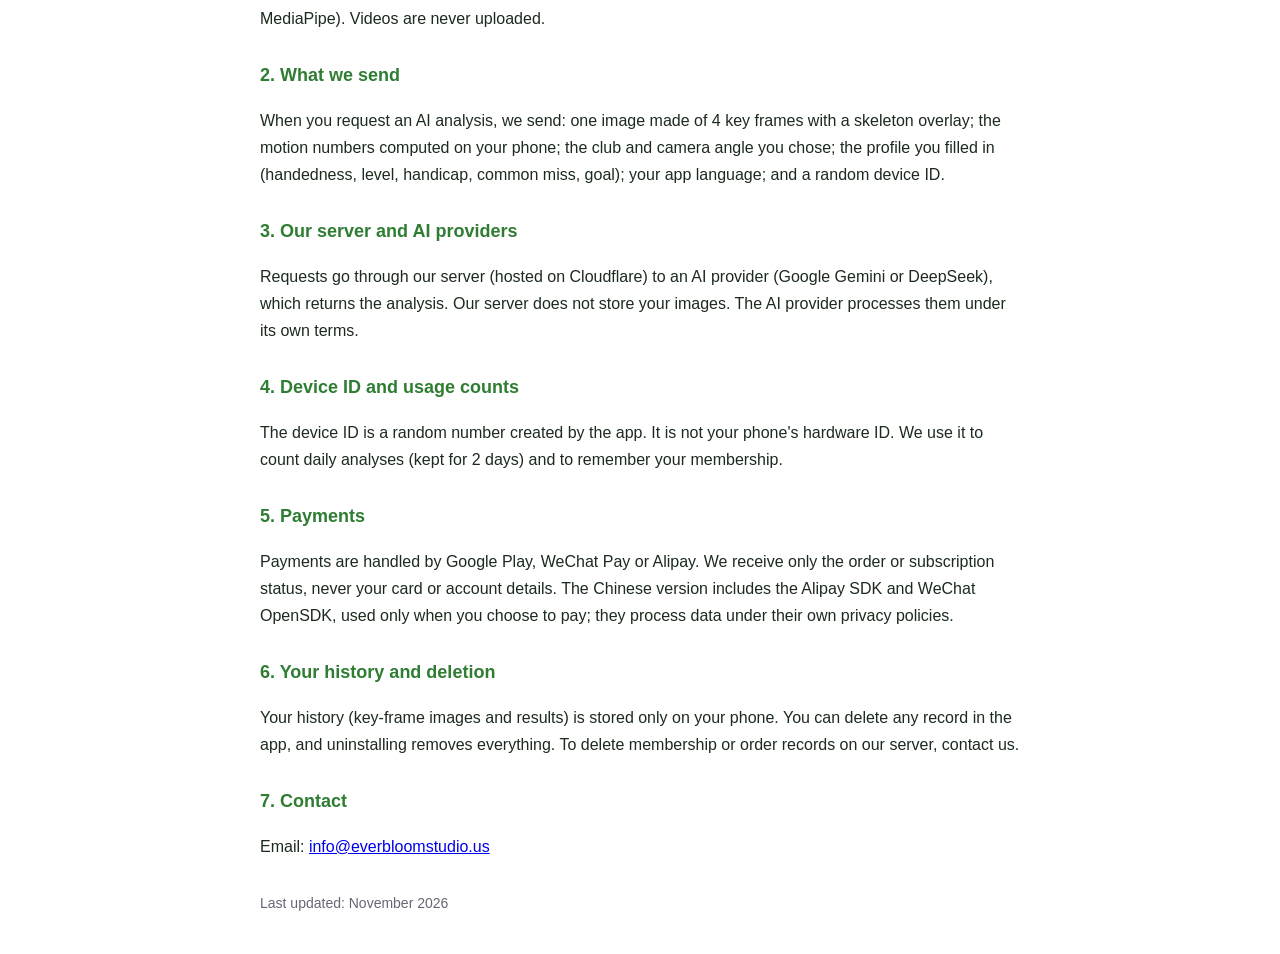
<file: golfswingai/privacy/index.html>
<!DOCTYPE html>
<html lang="zh-CN"><head><meta charset="utf-8"><meta name="viewport" content="width=device-width,initial-scale=1">
<title>GolfSwing AI 隐私政策 / Privacy Policy</title>
<style>
body{font:16px/1.7 -apple-system,"Segoe UI","PingFang SC","Microsoft YaHei",sans-serif;max-width:760px;margin:0 auto;padding:24px;color:#1c2b1e}
h1{color:#1B5E20;font-size:26px} h2{font-size:18px;margin-top:28px;color:#2E7D32}
.sum{background:#E8F5E9;padding:12px 16px;border-radius:10px} .upd{color:#667;font-size:14px;margin-top:32px}
nav a{margin-right:16px;color:#1B5E20} hr{margin:48px 0;border:0;border-top:1px solid #ddd}
</style></head><body>
<nav><a href="#zh">中文</a><a href="#en">English</a></nav>
<section id="zh" lang="zh-CN"><h1>GolfSwing AI 隐私政策</h1>
<p>运营者：EverBloom Studio LLC</p>
<p class="sum">简而言之：你的视频留在手机里；为了 AI 诊断，只上传 4 张关键帧和动作数据；我们不会出售你的数据。</p>
<h2>1. 视频</h2><p>你选择的视频只在手机本地处理，使用设备端姿态识别（Google MediaPipe）。视频不会被上传。</p>
<h2>2. 我们会发送什么</h2><p>当你请求 AI 诊断时，我们会发送：由 4 张关键帧拼成、带骨骼标注的一张图片；手机计算出的动作数据；你选择的球杆和机位；你填写的资料（惯用手、水平、差点、常见失误、练习目标）；App 语言；一个随机生成的设备编号。</p>
<h2>3. 我们的服务器与 AI 服务商</h2><p>请求经由我们的服务器（部署在 Cloudflare）转发给 AI 服务商（Google Gemini 或 DeepSeek）生成诊断。我们的服务器不保存你的图片；AI 服务商按其自身条款处理这些数据。</p>
<h2>4. 设备编号与使用次数</h2><p>设备编号是 App 随机生成的数字，不是手机的硬件标识。我们用它统计每天的诊断次数（保留 2 天）和记录你的会员状态。</p>
<h2>5. 支付</h2><p>支付由 Google Play、微信支付或支付宝处理。我们只会收到订单或订阅状态，不会获得你的银行卡或账户信息。国内版集成了支付宝 SDK 和微信 OpenSDK，仅在你选择付款时使用，并按其各自的隐私政策处理数据。</p>
<h2>6. 历史记录与删除</h2><p>历史记录（关键帧图片和诊断结果）只保存在你的手机上。你可以在 App 内删除任意记录，卸载 App 会清除全部数据。如需删除我们服务器上的会员或订单记录，请联系我们。</p>
<h2>7. 联系我们</h2><p>邮箱：<a href="mailto:info@everbloomstudio.us">info@everbloomstudio.us</a></p>
<p class="upd">更新日期：2026 年 11 月</p></section><hr>
<section id="en" lang="en"><h1>GolfSwing AI Privacy Policy</h1>
<p>Operator: EverBloom Studio LLC</p>
<p class="sum">In short: your videos stay on your phone. Only 4 key frames and motion data are sent for AI analysis, and we don&#x27;t sell your data.</p>
<h2>1. Videos</h2><p>Videos you choose are processed only on your phone, using on-device pose detection (Google MediaPipe). Videos are never uploaded.</p>
<h2>2. What we send</h2><p>When you request an AI analysis, we send: one image made of 4 key frames with a skeleton overlay; the motion numbers computed on your phone; the club and camera angle you chose; the profile you filled in (handedness, level, handicap, common miss, goal); your app language; and a random device ID.</p>
<h2>3. Our server and AI providers</h2><p>Requests go through our server (hosted on Cloudflare) to an AI provider (Google Gemini or DeepSeek), which returns the analysis. Our server does not store your images. The AI provider processes them under its own terms.</p>
<h2>4. Device ID and usage counts</h2><p>The device ID is a random number created by the app. It is not your phone&#x27;s hardware ID. We use it to count daily analyses (kept for 2 days) and to remember your membership.</p>
<h2>5. Payments</h2><p>Payments are handled by Google Play, WeChat Pay or Alipay. We receive only the order or subscription status, never your card or account details. The Chinese version includes the Alipay SDK and WeChat OpenSDK, used only when you choose to pay; they process data under their own privacy policies.</p>
<h2>6. Your history and deletion</h2><p>Your history (key-frame images and results) is stored only on your phone. You can delete any record in the app, and uninstalling removes everything. To delete membership or order records on our server, contact us.</p>
<h2>7. Contact</h2><p>Email: <a href="mailto:info@everbloomstudio.us">info@everbloomstudio.us</a></p>
<p class="upd">Last updated: November 2026</p></section>
</body></html>
</file>
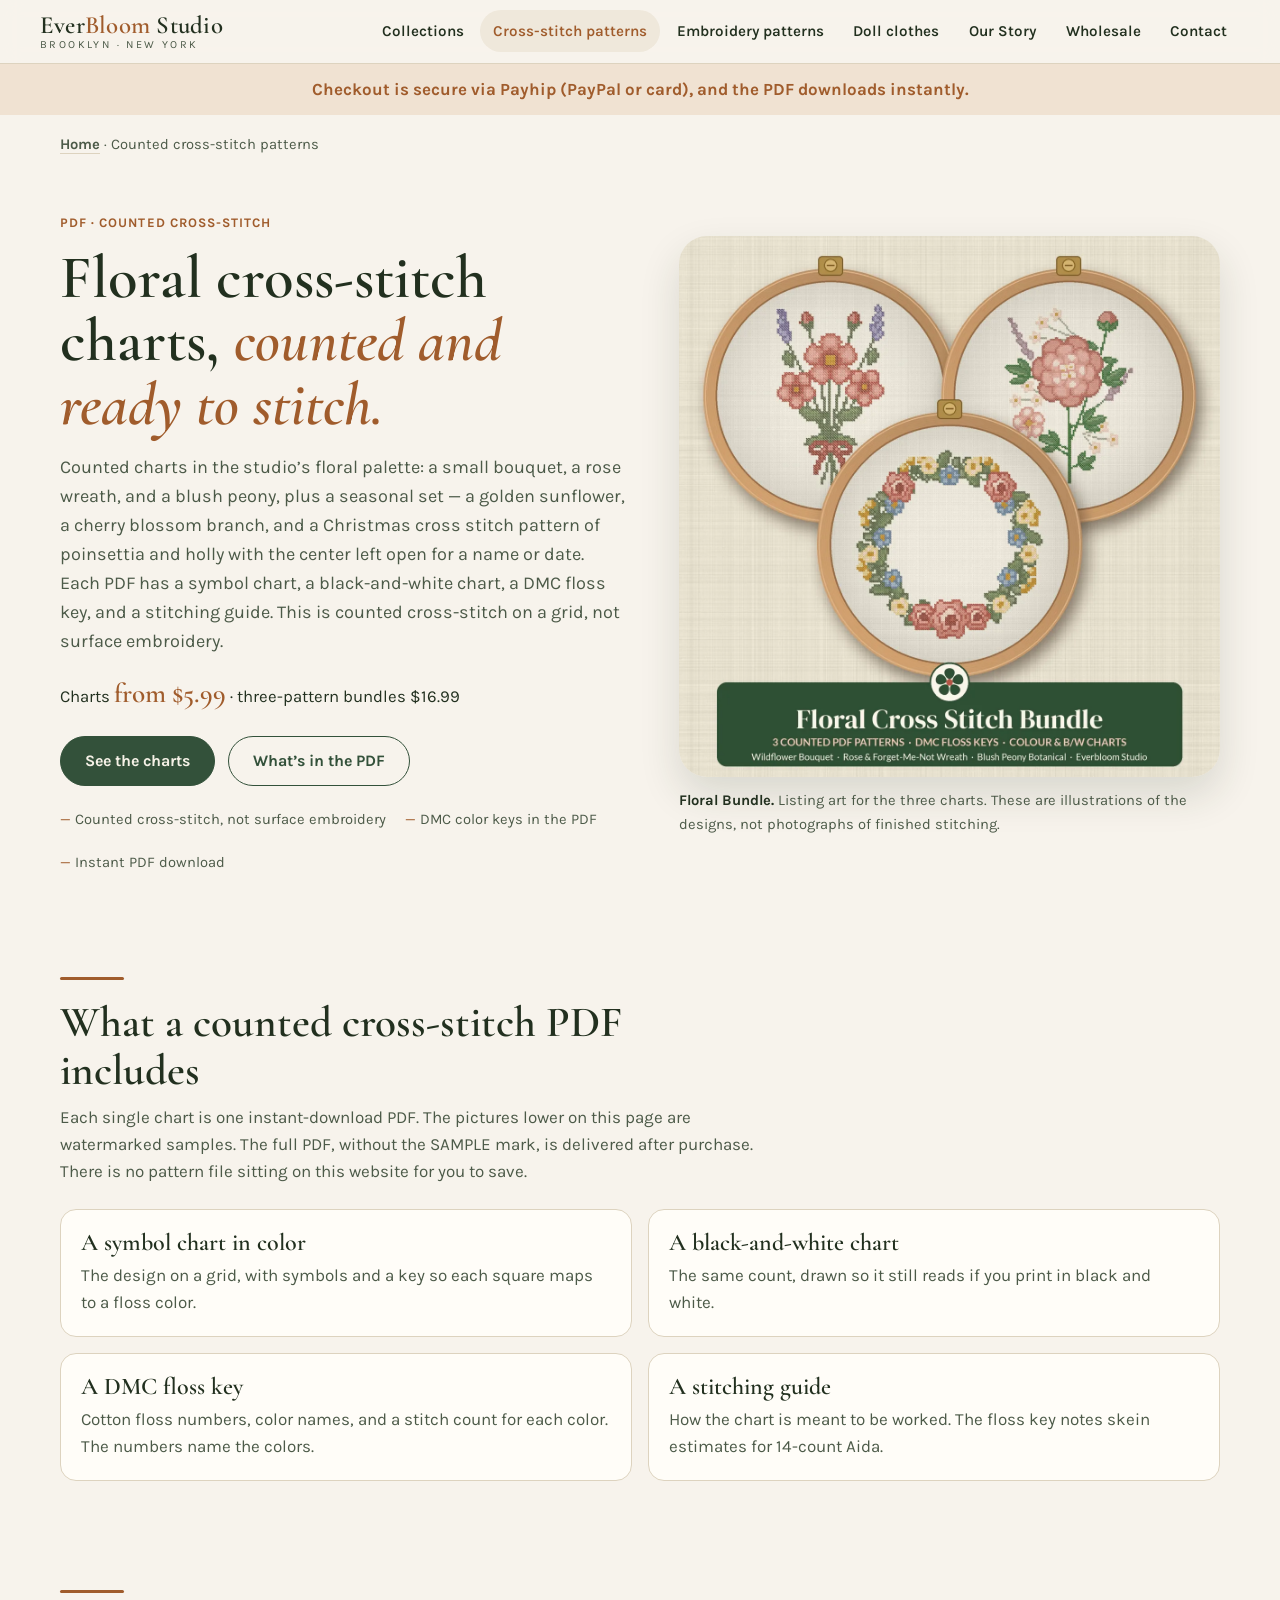
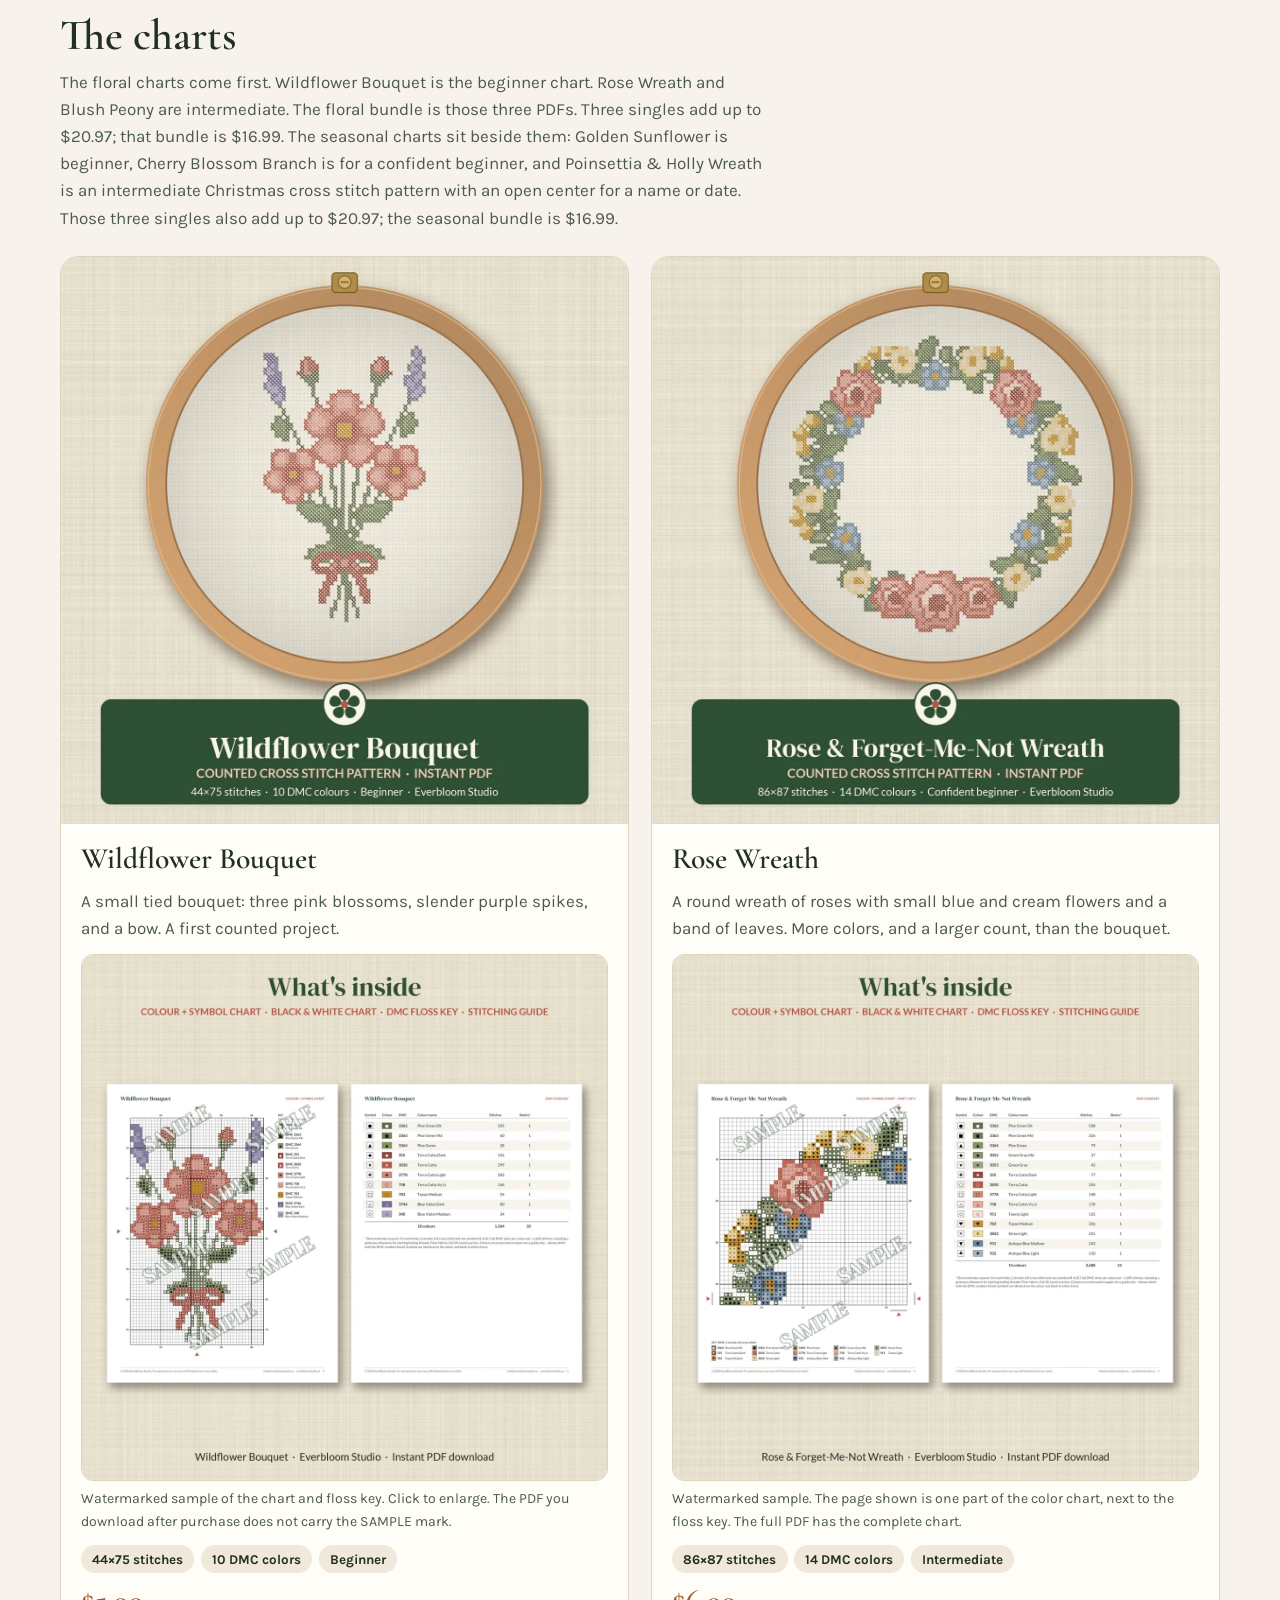
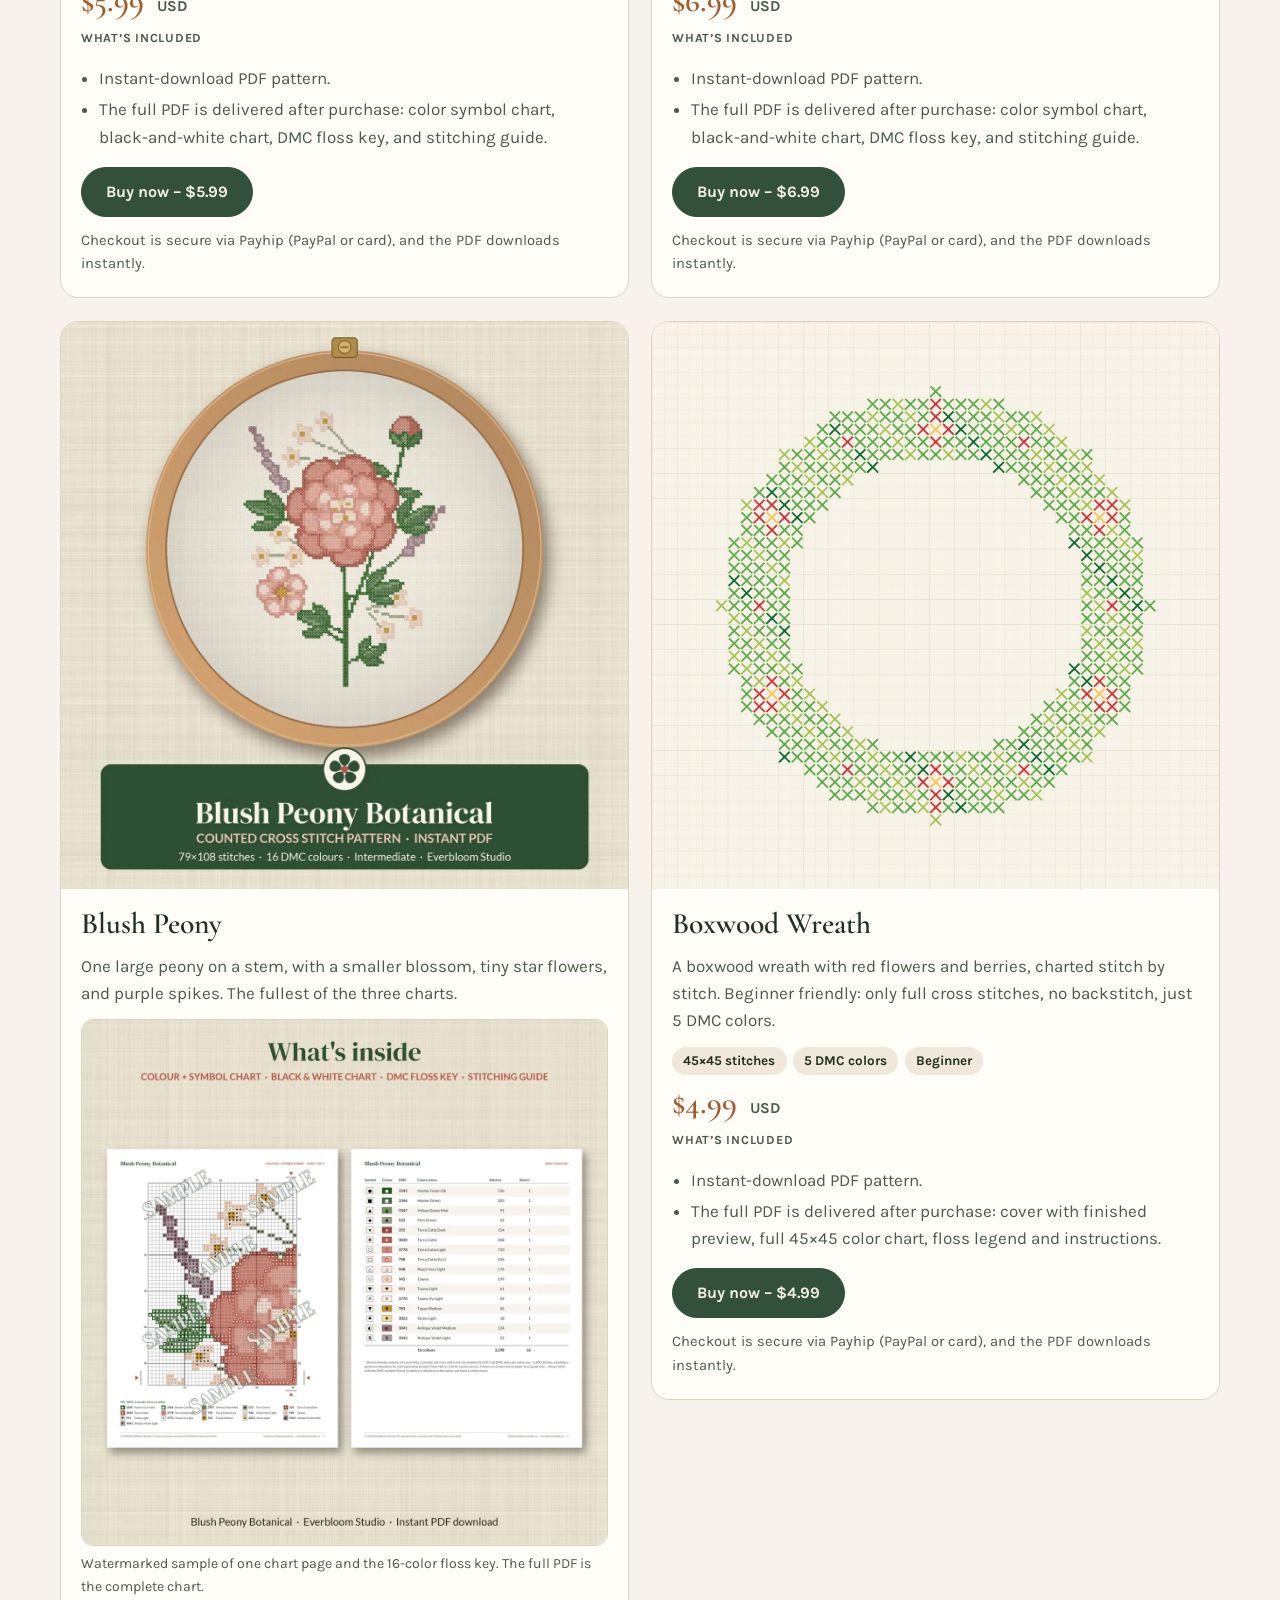
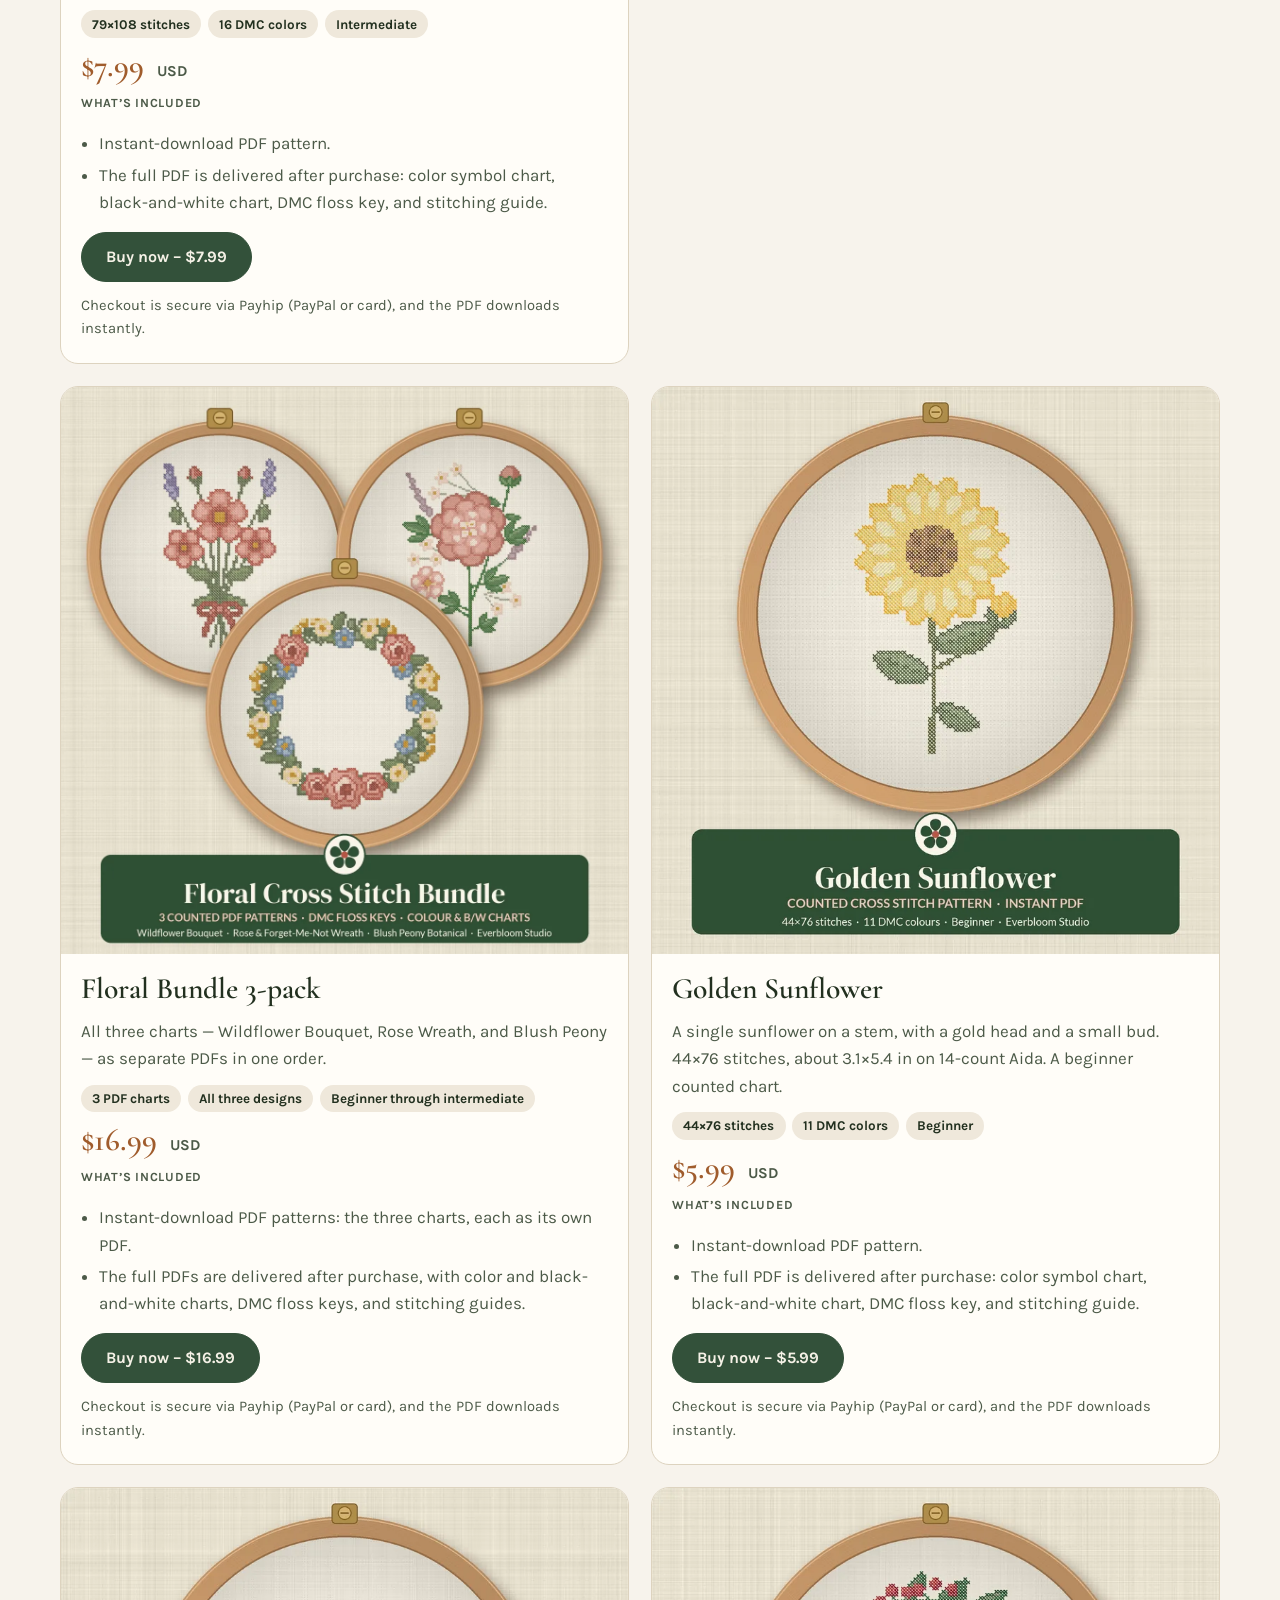
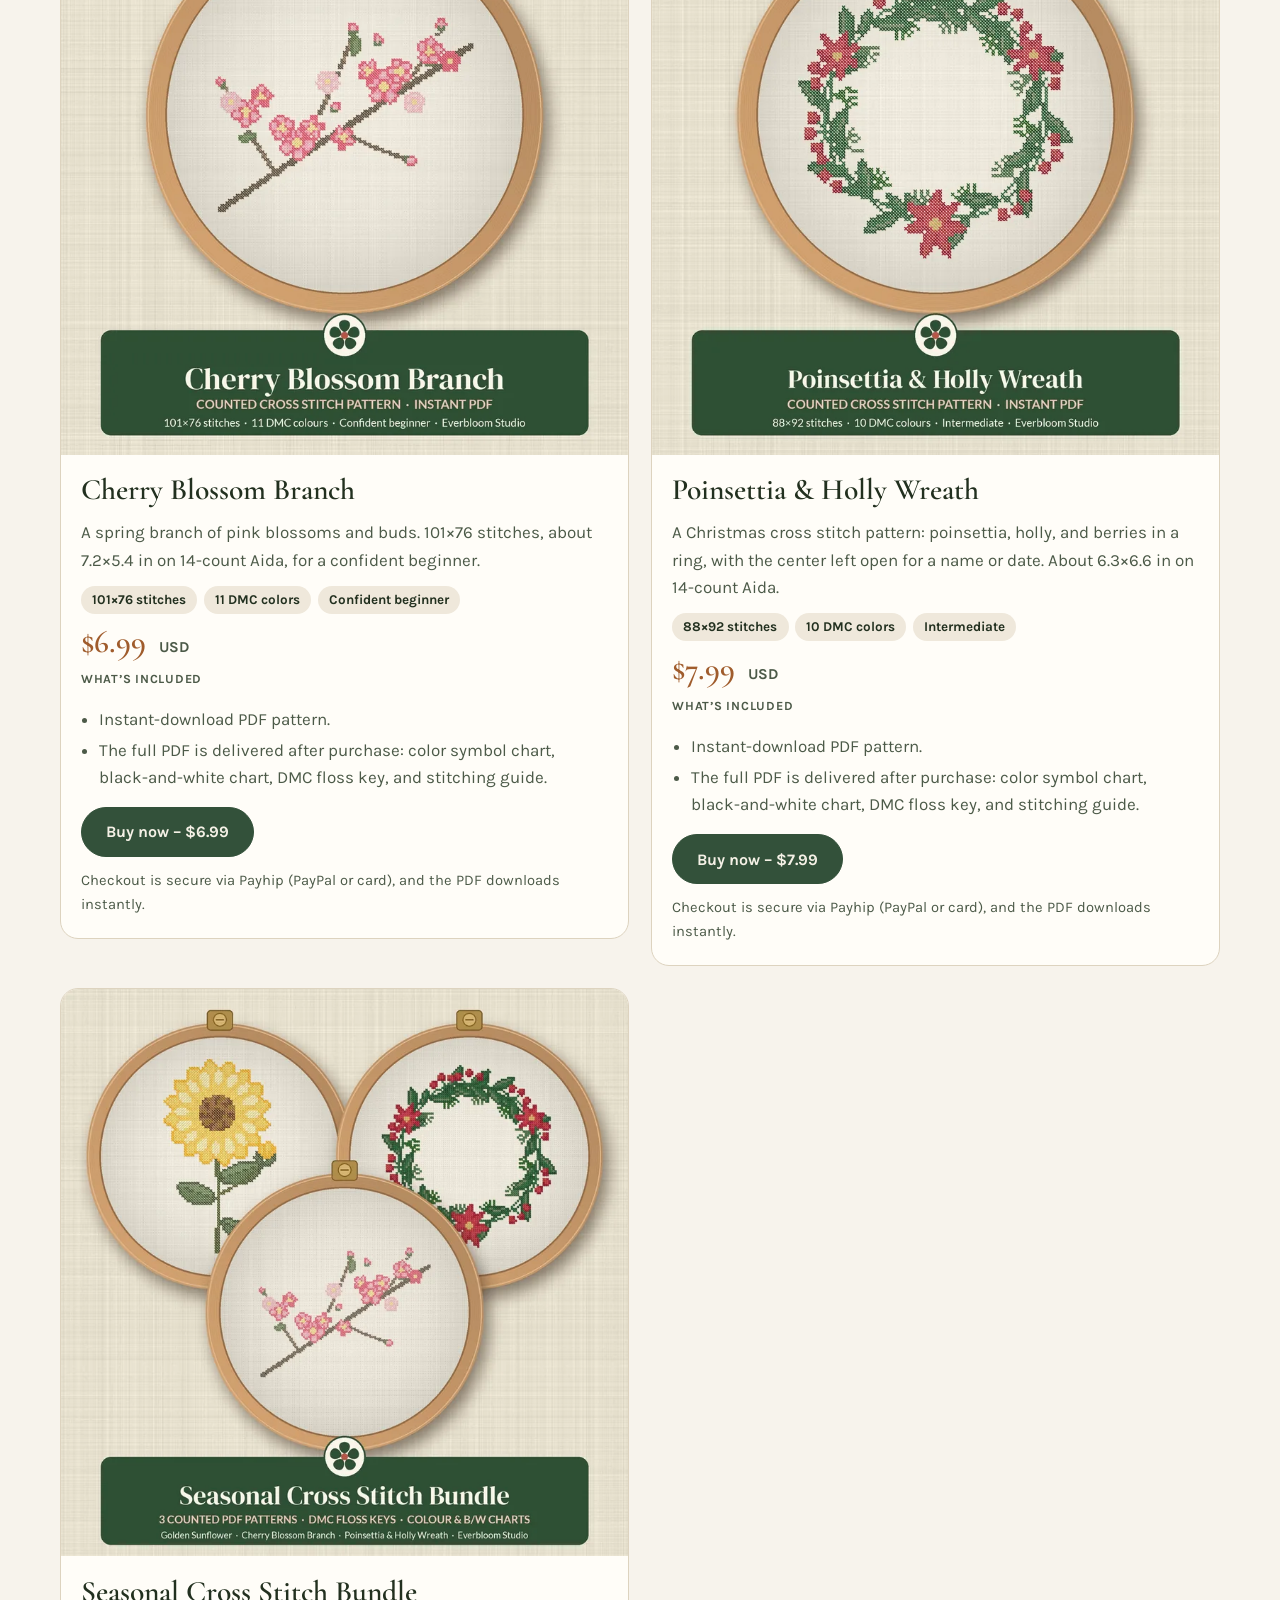
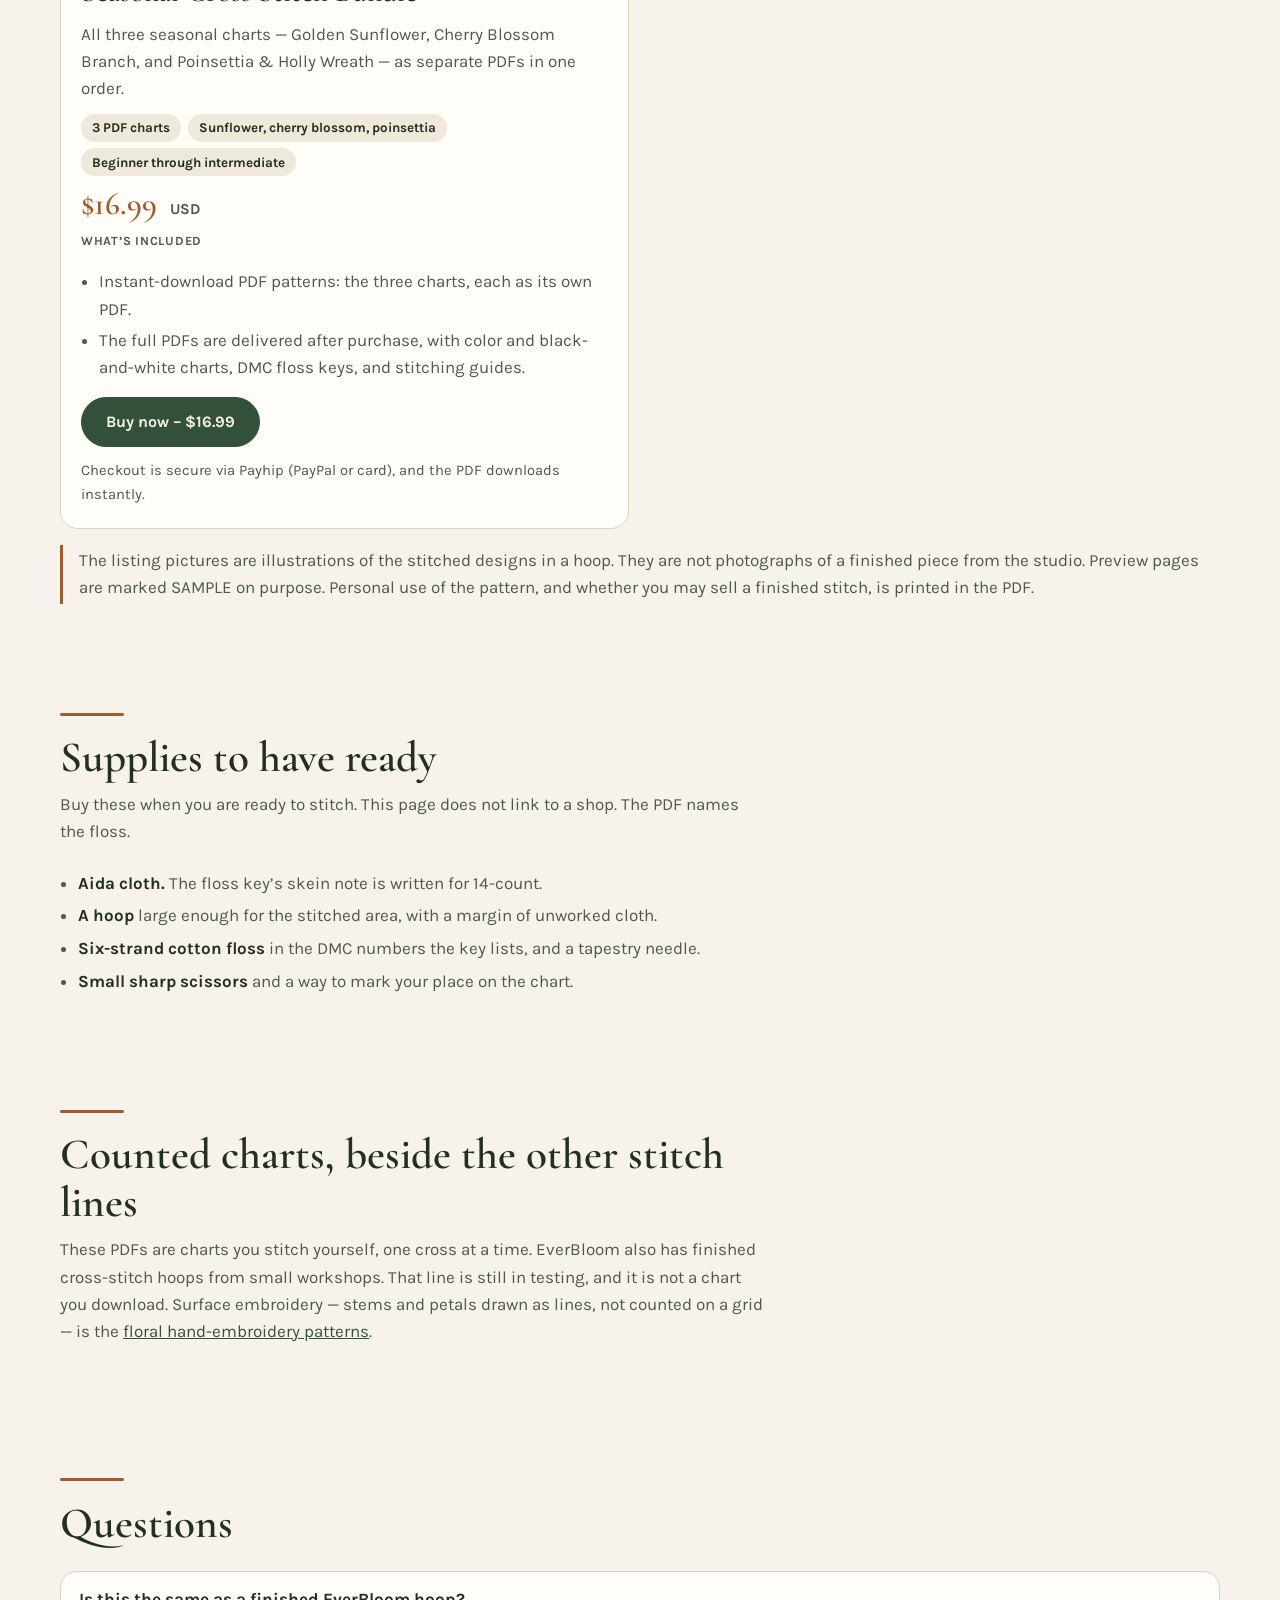
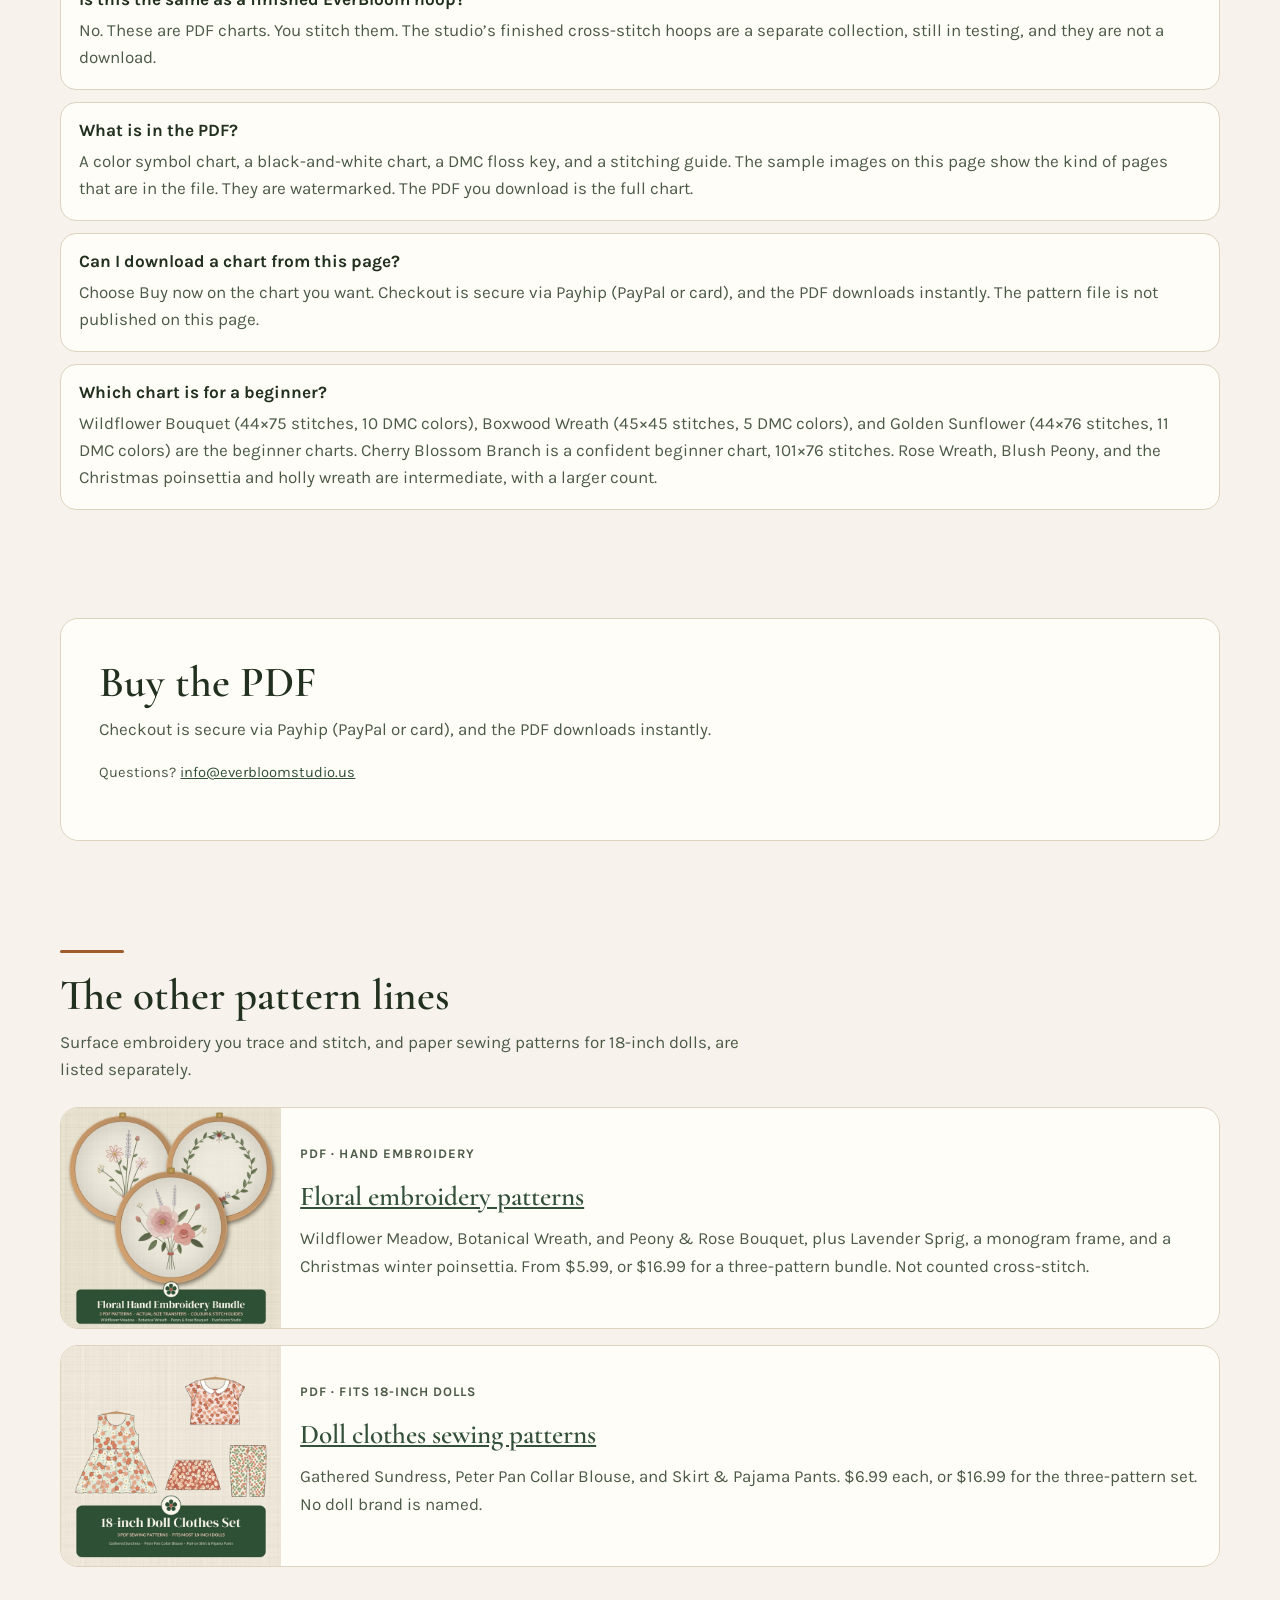
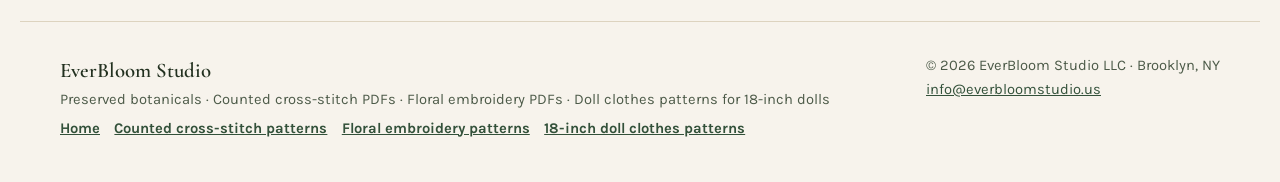
<file: patterns/cross-stitch/index.html>
<!doctype html>
<html lang="en">
  <head>
    <meta charset="utf-8" />
    <meta name="viewport" content="width=device-width, initial-scale=1, viewport-fit=cover" />
    <link rel="icon" href="/favicon.ico" sizes="16x16 32x32 48x48" />
    <link rel="icon" href="/favicon.svg" type="image/svg+xml" />
    <link rel="apple-touch-icon" href="/apple-touch-icon.png" />
    <meta name="color-scheme" content="light dark" />
    <meta name="description" content="Counted cross-stitch PDF charts from EverBloom Studio: Wildflower Bouquet, Rose Wreath, and Blush Peony, plus Golden Sunflower, Cherry Blossom Branch, and a Christmas cross stitch pattern. Checkout is secure via Payhip (PayPal or card), and the PDF downloads instantly." />
    <link rel="canonical" href="https://everbloomstudio.us/patterns/cross-stitch/" />
    <meta property="og:type" content="website" />
    <meta property="og:locale" content="en_US" />
    <meta property="og:site_name" content="EverBloom Studio" />
    <meta property="og:title" content="Counted Cross-Stitch Patterns (PDF) — EverBloom Studio" />
    <meta property="og:description" content="Counted cross-stitch PDF charts from EverBloom Studio: Wildflower Bouquet, Rose Wreath, and Blush Peony, plus Golden Sunflower, Cherry Blossom Branch, and a Christmas cross stitch pattern. Checkout is secure via Payhip (PayPal or card), and the PDF downloads instantly." />
    <meta property="og:url" content="https://everbloomstudio.us/patterns/cross-stitch/" />
    <meta property="og:image" content="https://everbloomstudio.us/assets/patterns/cross-stitch/floral-bundle-3-pack-cover.webp" />
    <meta property="og:image:alt" content="Illustrated listing cover of three counted cross-stitch hoops: a wildflower bouquet, a blush peony, and a rose wreath" />
    <meta name="twitter:card" content="summary_large_image" />
    <meta name="twitter:title" content="Counted Cross-Stitch Patterns (PDF) — EverBloom Studio" />
    <meta name="twitter:description" content="Counted cross-stitch PDF charts from EverBloom Studio: Wildflower Bouquet, Rose Wreath, and Blush Peony, plus Golden Sunflower, Cherry Blossom Branch, and a Christmas cross stitch pattern. Checkout is secure via Payhip (PayPal or card), and the PDF downloads instantly." />
    <meta name="twitter:image" content="https://everbloomstudio.us/assets/patterns/cross-stitch/floral-bundle-3-pack-cover.webp" />
    <title>Counted Cross-Stitch Patterns (PDF) — EverBloom Studio</title>
    <link rel="preconnect" href="https://fonts.googleapis.com" />
    <link rel="preconnect" href="https://fonts.gstatic.com" crossorigin />
    <link href="https://fonts.googleapis.com/css2?family=Cormorant+Garamond:ital,wght@0,500;0,600;1,500&family=Karla:wght@400;600;700&display=swap" rel="stylesheet" />
    <link rel="stylesheet" href="/assets/pattern-pages.css" />
    <script type="application/ld+json">
      {
        "@context": "https://schema.org",
        "@graph": [
          {
            "@type": "Organization",
            "@id": "https://everbloomstudio.us/#organization",
            "name": "EverBloom Studio",
            "legalName": "EverBloom Studio LLC",
            "url": "https://everbloomstudio.us/",
            "email": "info@everbloomstudio.us"
          },
          {
            "@type": "BreadcrumbList",
            "itemListElement": [
              {
                "@type": "ListItem",
                "position": 1,
                "name": "Home",
                "item": "https://everbloomstudio.us/"
              },
              {
                "@type": "ListItem",
                "position": 2,
                "name": "Counted cross-stitch patterns",
                "item": "https://everbloomstudio.us/patterns/cross-stitch/"
              }
            ]
          },
          {
            "@type": "CollectionPage",
            "@id": "https://everbloomstudio.us/patterns/cross-stitch/#webpage",
            "url": "https://everbloomstudio.us/patterns/cross-stitch/",
            "name": "Counted Cross-Stitch Patterns (PDF)",
            "description": "Counted cross-stitch PDF charts: Wildflower Bouquet, Rose Wreath, Blush Peony, Golden Sunflower, Cherry Blossom Branch, and a Christmas cross stitch pattern of poinsettia and holly. Checkout is secure via Payhip (PayPal or card), and the PDF downloads instantly.",
            "inLanguage": "en",
            "isPartOf": { "@id": "https://everbloomstudio.us/#website" },
            "about": { "@id": "https://everbloomstudio.us/patterns/cross-stitch/#catalog" },
            "publisher": { "@id": "https://everbloomstudio.us/#organization" },
            "primaryImageOfPage": {
              "@type": "ImageObject",
              "url": "https://everbloomstudio.us/assets/patterns/cross-stitch/floral-bundle-3-pack-cover.webp",
              "width": 1200,
              "height": 1200,
              "caption": "Illustrated listing cover of the floral counted cross-stitch bundle."
            },
            "mainEntity": { "@id": "https://everbloomstudio.us/patterns/cross-stitch/#catalog" }
          },
          {
            "@type": "ItemList",
            "@id": "https://everbloomstudio.us/patterns/cross-stitch/#catalog",
            "name": "Counted cross-stitch PDF patterns",
            "itemListOrder": "https://schema.org/ItemListOrderAscending",
            "numberOfItems": 9,
            "itemListElement": [
              {
                "@type": "ListItem",
                "position": 1,
                "name": "Wildflower Bouquet",
                "url": "https://everbloomstudio.us/patterns/cross-stitch/#wildflower-bouquet"
              },
              {
                "@type": "ListItem",
                "position": 2,
                "name": "Rose Wreath",
                "url": "https://everbloomstudio.us/patterns/cross-stitch/#rose-wreath"
              },
              {
                "@type": "ListItem",
                "position": 3,
                "name": "Blush Peony",
                "url": "https://everbloomstudio.us/patterns/cross-stitch/#blush-peony"
              },
              {
                "@type": "ListItem",
                "position": 4,
                "name": "Boxwood Wreath",
                "url": "https://everbloomstudio.us/patterns/cross-stitch/#boxwood-wreath"
              },
              {
                "@type": "ListItem",
                "position": 5,
                "name": "Floral Bundle 3-pack",
                "url": "https://everbloomstudio.us/patterns/cross-stitch/#floral-bundle"
              },
              {
                "@type": "ListItem",
                "position": 6,
                "name": "Golden Sunflower",
                "url": "https://everbloomstudio.us/patterns/cross-stitch/#golden-sunflower"
              },
              {
                "@type": "ListItem",
                "position": 7,
                "name": "Cherry Blossom Branch",
                "url": "https://everbloomstudio.us/patterns/cross-stitch/#cherry-blossom-branch"
              },
              {
                "@type": "ListItem",
                "position": 8,
                "name": "Poinsettia & Holly Wreath",
                "url": "https://everbloomstudio.us/patterns/cross-stitch/#poinsettia-holly-wreath"
              },
              {
                "@type": "ListItem",
                "position": 9,
                "name": "Seasonal Cross Stitch Bundle",
                "url": "https://everbloomstudio.us/patterns/cross-stitch/#seasonal-cross-stitch-bundle"
              }
            ]
          }
        ]
      }
    </script>
  </head>
  <body>
    <a class="skip" href="#content">Skip to content</a>
    <header class="nav">
      <a class="brand" href="/">
        <span class="name">Ever<em>Bloom</em> Studio</span>
        <span class="sub">Brooklyn · New York</span>
      </a>
      <nav class="nav-links" aria-label="Main">
        <a href="/#collections">Collections</a>
        <a href="/patterns/cross-stitch/" aria-current="page">Cross-stitch patterns</a>
        <a href="/patterns/embroidery/">Embroidery patterns</a>
        <a href="/patterns/doll-clothes/">Doll clothes</a>
        <a href="/#story">Our Story</a>
        <a href="/#wholesale">Wholesale</a>
        <a href="/#contact">Contact</a>
      </nav>
    </header>
    <p class="banner" role="status">Checkout is secure via Payhip (PayPal or card), and the PDF downloads instantly.</p>
    <main id="content">
      <p class="crumbs"><a href="/">Home</a> · Counted cross-stitch patterns</p>
      <div class="hero">
        <div>
          <p class="kicker">PDF · Counted cross-stitch</p>
          <h1>Floral cross-stitch charts, <span class="accent">counted and ready to stitch.</span></h1>
          <p class="lede">
            Counted charts in the studio’s floral palette: a small bouquet, a rose wreath,
            and a blush peony, plus a seasonal set — a golden sunflower, a cherry blossom
            branch, and a Christmas cross stitch pattern of poinsettia and holly with the
            center left open for a name or date. Each PDF has a symbol chart, a black-and-white
            chart, a DMC floss key, and a stitching guide. This is counted cross-stitch on a grid,
            not surface embroidery.
          </p>
          <p class="price-line">Charts <strong>from $5.99</strong> · three-pattern bundles $16.99</p>
          <div class="cta-row">
            <a class="btn btn-solid" href="#catalog">See the charts</a>
            <a class="btn btn-ghost" href="#whats-inside">What’s in the PDF</a>
          </div>
          <div class="hero-meta">
            <span>Counted cross-stitch, not surface embroidery</span>
            <span>DMC color keys in the PDF</span>
            <span>Instant PDF download</span>
          </div>
        </div>
        <figure class="hero-photo">
          <img class="plate cover" src="/assets/patterns/cross-stitch/floral-bundle-3-pack-cover.webp" width="1200" height="1200" alt="Illustrated listing cover of three wooden hoops: a pink wildflower bouquet with a bow, a blush peony on a stem, and a wreath of roses and small blue and cream flowers" />
          <figcaption><strong>Floral Bundle.</strong> Listing art for the three charts. These are illustrations of the designs, not photographs of finished stitching.</figcaption>
        </figure>
      </div>

      <section id="whats-inside" class="prose">
        <div class="sec-head">
          <div class="rule"></div>
          <h2>What a counted cross-stitch PDF includes</h2>
          <p>Each single chart is one instant-download PDF. The pictures lower on this page are watermarked samples. The full PDF, without the SAMPLE mark, is delivered after purchase. There is no pattern file sitting on this website for you to save.</p>
        </div>
        <ul class="include">
          <li>
            <h3>A symbol chart in color</h3>
            <p>The design on a grid, with symbols and a key so each square maps to a floss color.</p>
          </li>
          <li>
            <h3>A black-and-white chart</h3>
            <p>The same count, drawn so it still reads if you print in black and white.</p>
          </li>
          <li>
            <h3>A DMC floss key</h3>
            <p>Cotton floss numbers, color names, and a stitch count for each color. The numbers name the colors.</p>
          </li>
          <li>
            <h3>A stitching guide</h3>
            <p>How the chart is meant to be worked. The floss key notes skein estimates for 14-count Aida.</p>
          </li>
        </ul>
      </section>

      <section id="catalog">
        <div class="sec-head">
          <div class="rule"></div>
          <h2>The charts</h2>
          <p>The floral charts come first. Wildflower Bouquet is the beginner chart. Rose Wreath and Blush Peony are intermediate. The floral bundle is those three PDFs. Three singles add up to $20.97; that bundle is $16.99. The seasonal charts sit beside them: Golden Sunflower is beginner, Cherry Blossom Branch is for a confident beginner, and Poinsettia &amp; Holly Wreath is an intermediate Christmas cross stitch pattern with an open center for a name or date. Those three singles also add up to $20.97; the seasonal bundle is $16.99.</p>
        </div>
        <div class="catalog">
          <article class="product" id="wildflower-bouquet">
            <img class="cover" src="/assets/patterns/cross-stitch/wildflower-bouquet-listing-cover.webp" width="1200" height="1200" alt="Listing cover for Wildflower Bouquet: a counted cross-stitch hoop with three pink blossoms, purple flower spikes, and a rose-colored bow, labeled 44 by 75 stitches, 10 DMC colors, beginner" loading="lazy" />
            <div class="product-body">
              <h3>Wildflower Bouquet</h3>
              <p class="blurb">A small tied bouquet: three pink blossoms, slender purple spikes, and a bow. A first counted project.</p>
              <figure class="preview">
                <a class="zoom" href="/assets/patterns/cross-stitch/wildflower-bouquet-chart-preview.webp">
                  <img src="/assets/patterns/cross-stitch/wildflower-bouquet-chart-preview.webp" width="1200" height="1200" alt="Sample preview of the Wildflower Bouquet PDF, marked SAMPLE: a color symbol chart of the bouquet beside a DMC floss key for 10 colors" loading="lazy" />
                </a>
                <figcaption>Watermarked sample of the chart and floss key. Click to enlarge. The PDF you download after purchase does not carry the SAMPLE mark.</figcaption>
              </figure>
              <ul class="specs">
                <li>44×75 stitches</li>
                <li>10 DMC colors</li>
                <li>Beginner</li>
              </ul>
              <p class="price">$5.99 <span>USD</span></p>
              <p class="includes-label">What’s included</p>
              <ul class="includes">
                <li>Instant-download PDF pattern.</li>
                <li>The full PDF is delivered after purchase: color symbol chart, black-and-white chart, DMC floss key, and stitching guide.</li>
              </ul>
              <a class="btn btn-solid" href="https://payhip.com/b/Yxk4s" target="_blank" rel="noopener">Buy now – $5.99</a>
              <p class="order-note">Checkout is secure via Payhip (PayPal or card), and the PDF downloads instantly.</p>
            </div>
          </article>

          <article class="product" id="rose-wreath">
            <img class="cover" src="/assets/patterns/cross-stitch/rose-wreath-listing-cover.webp" width="1200" height="1200" alt="Listing cover for Rose Wreath: a counted cross-stitch hoop with a circular wreath of pink roses, small blue flowers, and cream blossoms, labeled 86 by 87 stitches and 14 DMC colors" loading="lazy" />
            <div class="product-body">
              <h3>Rose Wreath</h3>
              <p class="blurb">A round wreath of roses with small blue and cream flowers and a band of leaves. More colors, and a larger count, than the bouquet.</p>
              <figure class="preview">
                <a class="zoom" href="/assets/patterns/cross-stitch/rose-wreath-chart-preview.webp">
                  <img src="/assets/patterns/cross-stitch/rose-wreath-chart-preview.webp" width="1200" height="1200" alt="Sample preview of the Rose Wreath PDF, marked SAMPLE: part of the color symbol chart beside a DMC floss key for 14 colors" loading="lazy" />
                </a>
                <figcaption>Watermarked sample. The page shown is one part of the color chart, next to the floss key. The full PDF has the complete chart.</figcaption>
              </figure>
              <ul class="specs">
                <li>86×87 stitches</li>
                <li>14 DMC colors</li>
                <li>Intermediate</li>
              </ul>
              <p class="price">$6.99 <span>USD</span></p>
              <p class="includes-label">What’s included</p>
              <ul class="includes">
                <li>Instant-download PDF pattern.</li>
                <li>The full PDF is delivered after purchase: color symbol chart, black-and-white chart, DMC floss key, and stitching guide.</li>
              </ul>
              <a class="btn btn-solid" href="https://payhip.com/b/M7P1m" target="_blank" rel="noopener">Buy now – $6.99</a>
              <p class="order-note">Checkout is secure via Payhip (PayPal or card), and the PDF downloads instantly.</p>
            </div>
          </article>

          <article class="product" id="blush-peony">
            <img class="cover" src="/assets/patterns/cross-stitch/blush-peony-listing-cover.webp" width="1200" height="1200" alt="Listing cover for Blush Peony: a counted cross-stitch hoop with a large blush peony, a smaller blossom, and slender purple spikes on a green stem, labeled 79 by 108 stitches and 16 DMC colors" loading="lazy" />
            <div class="product-body">
              <h3>Blush Peony</h3>
              <p class="blurb">One large peony on a stem, with a smaller blossom, tiny star flowers, and purple spikes. The fullest of the three charts.</p>
              <figure class="preview">
                <a class="zoom" href="/assets/patterns/cross-stitch/blush-peony-chart-preview.webp">
                  <img src="/assets/patterns/cross-stitch/blush-peony-chart-preview.webp" width="1200" height="1200" alt="Sample preview of the Blush Peony PDF, marked SAMPLE: part of the color symbol chart beside a DMC floss key for 16 colors" loading="lazy" />
                </a>
                <figcaption>Watermarked sample of one chart page and the 16-color floss key. The full PDF is the complete chart.</figcaption>
              </figure>
              <ul class="specs">
                <li>79×108 stitches</li>
                <li>16 DMC colors</li>
                <li>Intermediate</li>
              </ul>
              <p class="price">$7.99 <span>USD</span></p>
              <p class="includes-label">What’s included</p>
              <ul class="includes">
                <li>Instant-download PDF pattern.</li>
                <li>The full PDF is delivered after purchase: color symbol chart, black-and-white chart, DMC floss key, and stitching guide.</li>
              </ul>
              <a class="btn btn-solid" href="https://payhip.com/b/Mlup5" target="_blank" rel="noopener">Buy now – $7.99</a>
              <p class="order-note">Checkout is secure via Payhip (PayPal or card), and the PDF downloads instantly.</p>
            </div>
          </article>

          <article class="product" id="boxwood-wreath">
              <img class="cover" src="/assets/patterns/cross-stitch/boxwood-wreath-listing-cover.jpg" width="1575" height="1575" alt="Listing cover for Boxwood Wreath: a counted cross-stitch wreath of boxwood leaves with red flowers and berries." />
            <div class="product-body">
            <h3>Boxwood Wreath</h3>
              <p class="blurb">A boxwood wreath with red flowers and berries, charted stitch by stitch. Beginner friendly: only full cross stitches, no backstitch, just 5 DMC colors.</p>
              <ul class="specs">
              <li>45×45 stitches</li>
                <li>5 DMC colors</li>
                <li>Beginner</li>
              </ul>
              <p class="price">$4.99 <span>USD</span></p>
              <p class="includes-label">What’s included</p>
              <ul class="includes">
                <li>Instant-download PDF pattern.</li>
                <li>The full PDF is delivered after purchase: cover with finished preview, full 45×45 color chart, floss legend and instructions.</li>
              </ul>
              <a class="btn btn-solid" href="https://payhip.com/b/vsi7q" target="_blank" rel="noopener">Buy now – $4.99</a>
              <p class="order-note">Checkout is secure via Payhip (PayPal or card), and the PDF downloads instantly.</p>
            </div>
          </article>

          <article class="product" id="floral-bundle">
            <img class="cover" src="/assets/patterns/cross-stitch/floral-bundle-3-pack-cover.webp" width="1200" height="1200" alt="Listing cover for the Floral Bundle 3-pack: three counted cross-stitch hoops showing Wildflower Bouquet, Blush Peony, and Rose Wreath together" loading="lazy" />
            <div class="product-body">
              <h3>Floral Bundle 3-pack</h3>
              <p class="blurb">All three charts — Wildflower Bouquet, Rose Wreath, and Blush Peony — as separate PDFs in one order.</p>
              <ul class="specs">
                <li>3 PDF charts</li>
                <li>All three designs</li>
                <li>Beginner through intermediate</li>
              </ul>
              <p class="price">$16.99 <span>USD</span></p>
              <p class="includes-label">What’s included</p>
              <ul class="includes">
                <li>Instant-download PDF patterns: the three charts, each as its own PDF.</li>
                <li>The full PDFs are delivered after purchase, with color and black-and-white charts, DMC floss keys, and stitching guides.</li>
              </ul>
              <a class="btn btn-solid" href="https://payhip.com/b/C9EtY" target="_blank" rel="noopener">Buy now – $16.99</a>
              <p class="order-note">Checkout is secure via Payhip (PayPal or card), and the PDF downloads instantly.</p>
            </div>
          </article>

          <article class="product" id="golden-sunflower">
            <img class="cover" src="/assets/patterns/cross-stitch/golden-sunflower-listing-cover.webp" width="800" height="800" alt="Listing cover for Golden Sunflower: a counted cross-stitch hoop with a yellow sunflower, a small side bud, and green leaves on a stem, labeled 44 by 76 stitches, 11 DMC colors, beginner" loading="lazy" />
            <div class="product-body">
              <h3>Golden Sunflower</h3>
              <p class="blurb">A single sunflower on a stem, with a gold head and a small bud. 44×76 stitches, about 3.1×5.4 in on 14-count Aida. A beginner counted chart.</p>
              <ul class="specs">
                <li>44×76 stitches</li>
                <li>11 DMC colors</li>
                <li>Beginner</li>
              </ul>
              <p class="price">$5.99 <span>USD</span></p>
              <p class="includes-label">What’s included</p>
              <ul class="includes">
                <li>Instant-download PDF pattern.</li>
                <li>The full PDF is delivered after purchase: color symbol chart, black-and-white chart, DMC floss key, and stitching guide.</li>
              </ul>
              <a class="btn btn-solid" href="https://payhip.com/b/J352q" target="_blank" rel="noopener">Buy now – $5.99</a>
              <p class="order-note">Checkout is secure via Payhip (PayPal or card), and the PDF downloads instantly.</p>
            </div>
          </article>

          <article class="product" id="cherry-blossom-branch">
            <img class="cover" src="/assets/patterns/cross-stitch/cherry-blossom-branch-listing-cover.webp" width="800" height="800" alt="Listing cover for Cherry Blossom Branch: a counted cross-stitch hoop with a brown branch of pink blossoms and buds, labeled 101 by 76 stitches, 11 DMC colors, confident beginner" loading="lazy" />
            <div class="product-body">
              <h3>Cherry Blossom Branch</h3>
              <p class="blurb">A spring branch of pink blossoms and buds. 101×76 stitches, about 7.2×5.4 in on 14-count Aida, for a confident beginner.</p>
              <ul class="specs">
                <li>101×76 stitches</li>
                <li>11 DMC colors</li>
                <li>Confident beginner</li>
              </ul>
              <p class="price">$6.99 <span>USD</span></p>
              <p class="includes-label">What’s included</p>
              <ul class="includes">
                <li>Instant-download PDF pattern.</li>
                <li>The full PDF is delivered after purchase: color symbol chart, black-and-white chart, DMC floss key, and stitching guide.</li>
              </ul>
              <a class="btn btn-solid" href="https://payhip.com/b/BNGQ5" target="_blank" rel="noopener">Buy now – $6.99</a>
              <p class="order-note">Checkout is secure via Payhip (PayPal or card), and the PDF downloads instantly.</p>
            </div>
          </article>

          <article class="product" id="poinsettia-holly-wreath">
            <img class="cover" src="/assets/patterns/cross-stitch/poinsettia-holly-wreath-listing-cover.webp" width="800" height="800" alt="Listing cover for Poinsettia and Holly Wreath, a Christmas cross stitch pattern: a hoop with a ring of red poinsettias, holly, and berries, and an open center, labeled 88 by 92 stitches, 10 DMC colors, intermediate" loading="lazy" />
            <div class="product-body">
              <h3>Poinsettia &amp; Holly Wreath</h3>
              <p class="blurb">A Christmas cross stitch pattern: poinsettia, holly, and berries in a ring, with the center left open for a name or date. About 6.3×6.6 in on 14-count Aida.</p>
              <ul class="specs">
                <li>88×92 stitches</li>
                <li>10 DMC colors</li>
                <li>Intermediate</li>
              </ul>
              <p class="price">$7.99 <span>USD</span></p>
              <p class="includes-label">What’s included</p>
              <ul class="includes">
                <li>Instant-download PDF pattern.</li>
                <li>The full PDF is delivered after purchase: color symbol chart, black-and-white chart, DMC floss key, and stitching guide.</li>
              </ul>
              <a class="btn btn-solid" href="https://payhip.com/b/Lg1qP" target="_blank" rel="noopener">Buy now – $7.99</a>
              <p class="order-note">Checkout is secure via Payhip (PayPal or card), and the PDF downloads instantly.</p>
            </div>
          </article>

          <article class="product" id="seasonal-cross-stitch-bundle">
            <img class="cover" src="/assets/patterns/cross-stitch/seasonal-cross-stitch-bundle-cover.webp" width="800" height="800" alt="Listing cover for the Seasonal Cross Stitch Bundle: three counted cross-stitch hoops showing Golden Sunflower, Cherry Blossom Branch, and a Christmas poinsettia and holly wreath" loading="lazy" />
            <div class="product-body">
              <h3>Seasonal Cross Stitch Bundle</h3>
              <p class="blurb">All three seasonal charts — Golden Sunflower, Cherry Blossom Branch, and Poinsettia &amp; Holly Wreath — as separate PDFs in one order.</p>
              <ul class="specs">
                <li>3 PDF charts</li>
                <li>Sunflower, cherry blossom, poinsettia</li>
                <li>Beginner through intermediate</li>
              </ul>
              <p class="price">$16.99 <span>USD</span></p>
              <p class="includes-label">What’s included</p>
              <ul class="includes">
                <li>Instant-download PDF patterns: the three charts, each as its own PDF.</li>
                <li>The full PDFs are delivered after purchase, with color and black-and-white charts, DMC floss keys, and stitching guides.</li>
              </ul>
              <a class="btn btn-solid" href="https://payhip.com/b/4yHAh" target="_blank" rel="noopener">Buy now – $16.99</a>
              <p class="order-note">Checkout is secure via Payhip (PayPal or card), and the PDF downloads instantly.</p>
            </div>
          </article>
        </div>
        <p class="note">The listing pictures are illustrations of the stitched designs in a hoop. They are not photographs of a finished piece from the studio. Preview pages are marked SAMPLE on purpose. Personal use of the pattern, and whether you may sell a finished stitch, is printed in the PDF.</p>
      </section>

      <section id="supplies">
        <div class="sec-head">
          <div class="rule"></div>
          <h2>Supplies to have ready</h2>
          <p>Buy these when you are ready to stitch. This page does not link to a shop. The PDF names the floss.</p>
        </div>
        <ul class="supply">
          <li><strong>Aida cloth.</strong> The floss key’s skein note is written for 14-count.</li>
          <li><strong>A hoop</strong> large enough for the stitched area, with a margin of unworked cloth.</li>
          <li><strong>Six-strand cotton floss</strong> in the DMC numbers the key lists, and a tapestry needle.</li>
          <li><strong>Small sharp scissors</strong> and a way to mark your place on the chart.</li>
        </ul>
      </section>

      <section class="prose" id="not-embroidery">
        <div class="sec-head">
          <div class="rule"></div>
          <h2>Counted charts, beside the other stitch lines</h2>
          <p>These PDFs are charts you stitch yourself, one cross at a time. EverBloom also has finished cross-stitch hoops from small workshops. That line is still in testing, and it is not a chart you download. Surface embroidery — stems and petals drawn as lines, not counted on a grid — is the <a href="/patterns/embroidery/">floral hand-embroidery patterns</a>.</p>
        </div>
      </section>

      <section id="questions">
        <div class="sec-head">
          <div class="rule"></div>
          <h2>Questions</h2>
        </div>
        <div class="faq">
          <article>
            <h3>Is this the same as a finished EverBloom hoop?</h3>
            <p>No. These are PDF charts. You stitch them. The studio’s finished cross-stitch hoops are a separate collection, still in testing, and they are not a download.</p>
          </article>
          <article>
            <h3>What is in the PDF?</h3>
            <p>A color symbol chart, a black-and-white chart, a DMC floss key, and a stitching guide. The sample images on this page show the kind of pages that are in the file. They are watermarked. The PDF you download is the full chart.</p>
          </article>
          <article>
            <h3>Can I download a chart from this page?</h3>
            <p>Choose Buy now on the chart you want. Checkout is secure via Payhip (PayPal or card), and the PDF downloads instantly. The pattern file is not published on this page.</p>
          </article>
          <article>
            <h3>Which chart is for a beginner?</h3>
            <p>Wildflower Bouquet (44×75 stitches, 10 DMC colors), Boxwood Wreath (45×45 stitches, 5 DMC colors), and Golden Sunflower (44×76 stitches, 11 DMC colors) are the beginner charts. Cherry Blossom Branch is a confident beginner chart, 101×76 stitches. Rose Wreath, Blush Peony, and the Christmas poinsettia and holly wreath are intermediate, with a larger count.</p>
          </article>
        </div>
      </section>

      <section>
        <div class="panel panel-light" id="order">
          <h2>Buy the PDF</h2>
          <p>Checkout is secure via Payhip (PayPal or card), and the PDF downloads instantly.</p>
          <p class="order-note">Questions? <a href="mailto:info@everbloomstudio.us">info@everbloomstudio.us</a></p>
        </div>
      </section>

      <section>
        <div class="sec-head">
          <div class="rule"></div>
          <h2>The other pattern lines</h2>
          <p>Surface embroidery you trace and stitch, and paper sewing patterns for 18-inch dolls, are listed separately.</p>
        </div>
        <article class="related">
          <img src="/assets/patterns/embroidery/floral-embroidery-bundle-3-pack-cover.webp" width="1200" height="1200" alt="Illustrated listing cover of three hand-embroidery hoops: a wildflower meadow, a peony and rose bouquet, and a leafy botanical wreath" loading="lazy" />
          <div>
            <p class="kicker">PDF · Hand embroidery</p>
            <h3><a href="/patterns/embroidery/">Floral embroidery patterns</a></h3>
            <p>Wildflower Meadow, Botanical Wreath, and Peony &amp; Rose Bouquet, plus Lavender Sprig, a monogram frame, and a Christmas winter poinsettia. From $5.99, or $16.99 for a three-pattern bundle. Not counted cross-stitch.</p>
          </div>
        </article>
        <article class="related" style="margin-top:1rem">
          <img src="/assets/patterns/doll-clothes/doll-clothes-3-pack-bundle-cover.webp" width="1200" height="1200" alt="Illustrated listing cover of an 18-inch doll wardrobe: a gathered floral sundress, a Peter Pan collar blouse, a pull-on skirt, and pajama pants" loading="lazy" />
          <div>
            <p class="kicker">PDF · Fits 18-inch dolls</p>
            <h3><a href="/patterns/doll-clothes/">Doll clothes sewing patterns</a></h3>
            <p>Gathered Sundress, Peter Pan Collar Blouse, and Skirt &amp; Pajama Pants. $6.99 each, or $16.99 for the three-pattern set. No doll brand is named.</p>
          </div>
        </article>
      </section>
    </main>
    <dialog class="lightbox" id="lightbox" aria-label="Enlarged pattern preview">
      <form method="dialog">
        <button class="close" type="submit">Close</button>
      </form>
      <div id="lightboxFrame"></div>
    </dialog>
    <footer>
      <div>
        <div class="fname">EverBloom Studio</div>
        <div>Preserved botanicals · Counted cross-stitch PDFs · Floral embroidery PDFs · Doll clothes patterns for 18-inch dolls</div>
        <nav aria-label="Footer">
          <a href="/">Home</a>
          <a href="/patterns/cross-stitch/">Counted cross-stitch patterns</a>
          <a href="/patterns/embroidery/">Floral embroidery patterns</a>
          <a href="/patterns/doll-clothes/">18-inch doll clothes patterns</a>
        </nav>
      </div>
      <div>
        © 2026 EverBloom Studio LLC · Brooklyn, NY<br />
        <a href="mailto:info@everbloomstudio.us">info@everbloomstudio.us</a>
      </div>
    </footer>
    <script>
      (function () {
        var dialog = document.getElementById("lightbox");
        var frame = document.getElementById("lightboxFrame");
        document.querySelectorAll("a.zoom").forEach(function (link) {
          link.addEventListener("click", function (event) {
            if (!dialog || !dialog.showModal) return;
            event.preventDefault();
            var img = link.querySelector("img");
            frame.textContent = "";
            var full = document.createElement("img");
            full.src = link.getAttribute("href");
            full.width = 1200;
            full.height = 1200;
            full.alt = img ? img.alt : "";
            frame.appendChild(full);
            dialog.showModal();
          });
        });
        if (dialog) {
          dialog.addEventListener("click", function (event) {
            if (event.target === dialog) dialog.close();
          });
          dialog.addEventListener("close", function () {
            frame.textContent = "";
          });
        }
        var btn = document.getElementById("copyBtn");
        var note = document.getElementById("copyNote");
        var email = "info@everbloomstudio.us";
        if (!btn) return;
        btn.addEventListener("click", function () {
          function done() { note.textContent = "Copied — paste it into your mail app."; }
          function fallback() {
            var ta = document.createElement("textarea");
            ta.value = email; ta.style.position = "fixed"; ta.style.opacity = "0";
            document.body.appendChild(ta); ta.select();
            try { document.execCommand("copy"); done(); }
            catch (e) { note.textContent = email; }
            document.body.removeChild(ta);
          }
          if (navigator.clipboard && navigator.clipboard.writeText) {
            navigator.clipboard.writeText(email).then(done, fallback);
          } else { fallback(); }
        });
      })();
    </script>
  </body>
</html>
</file>
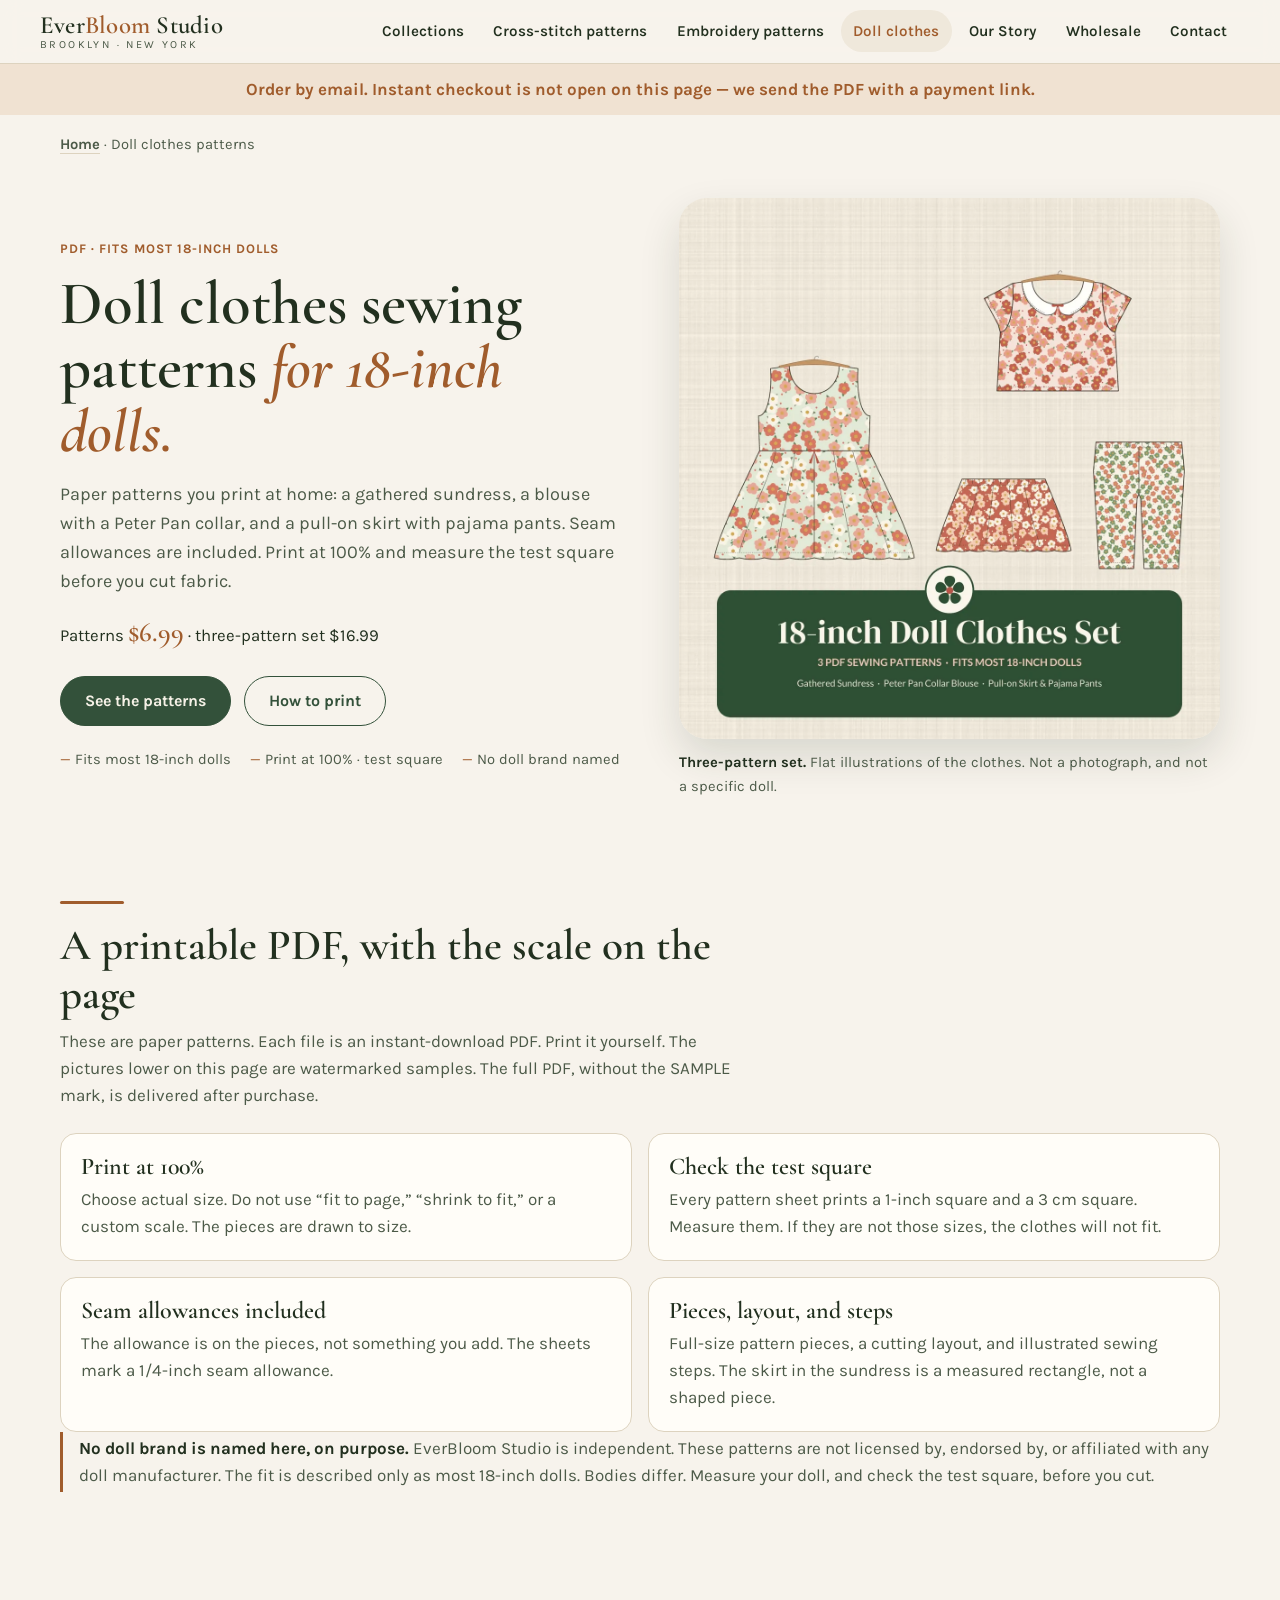
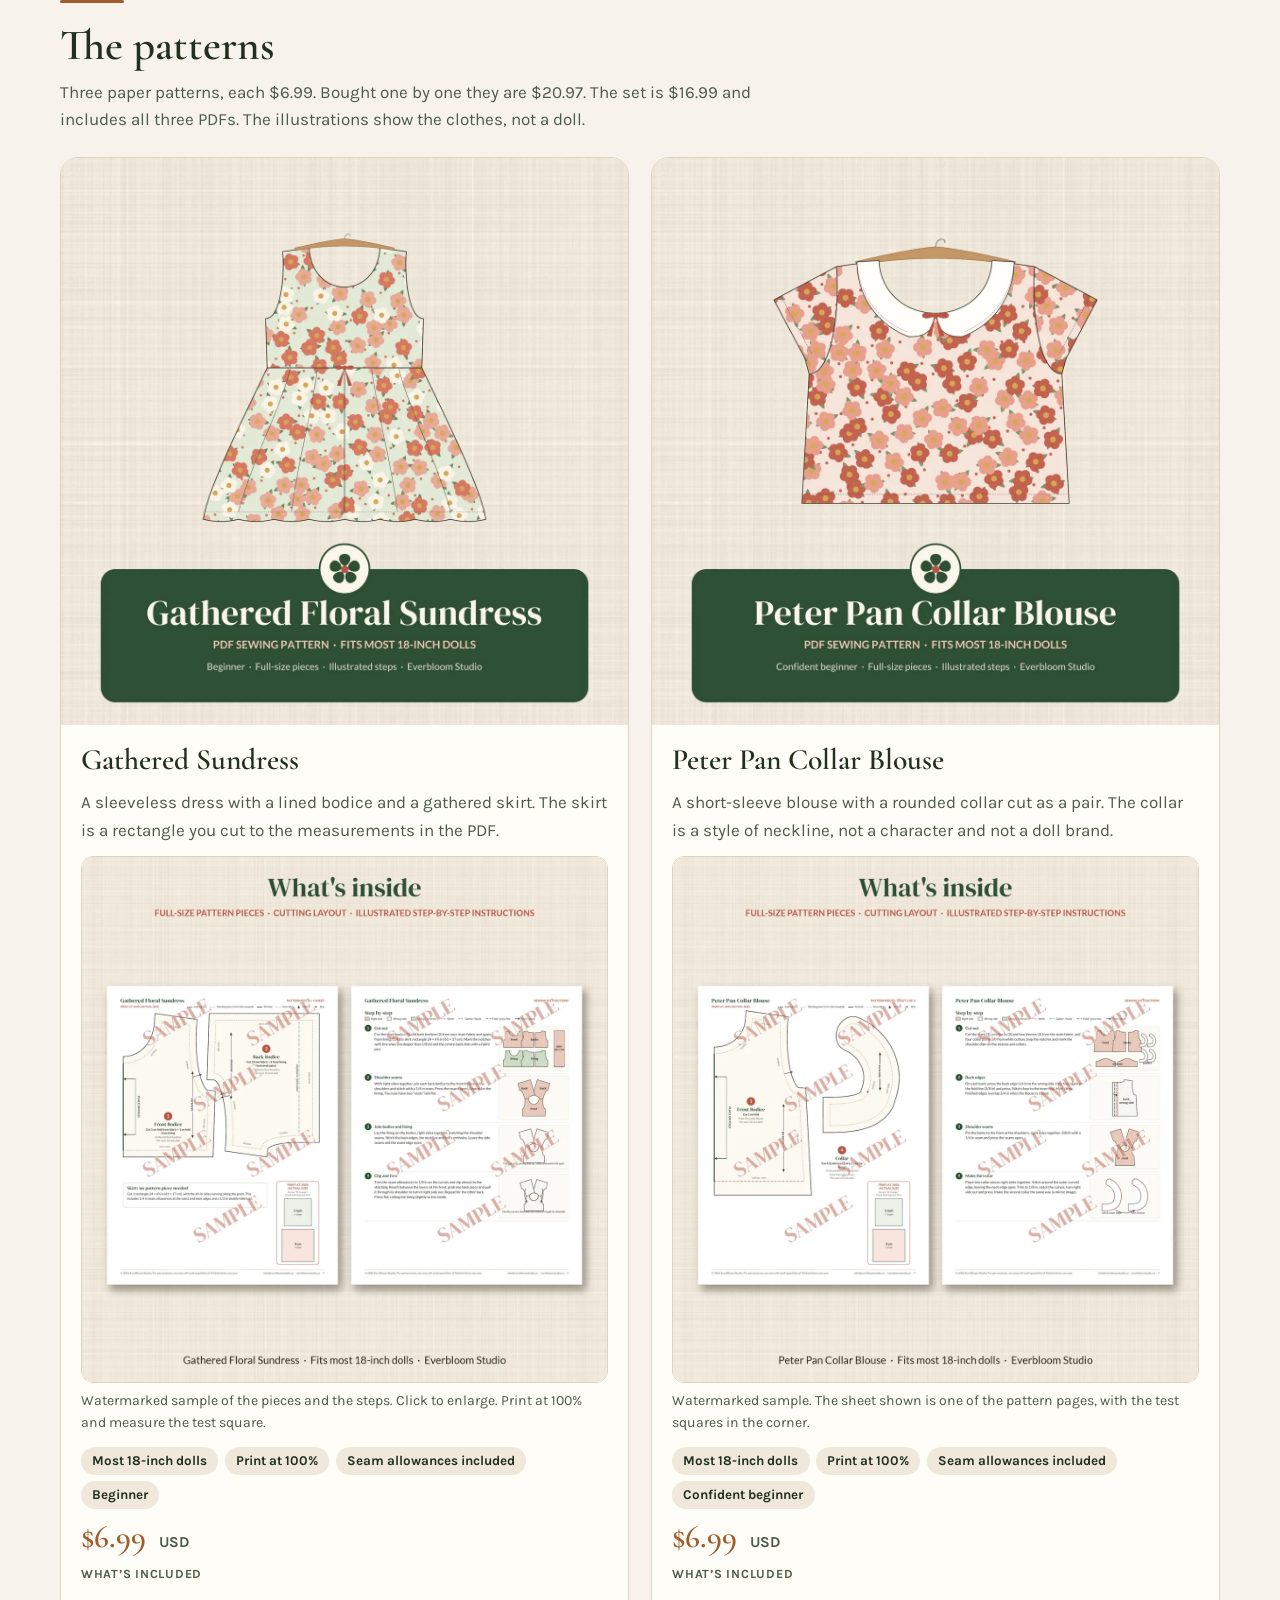
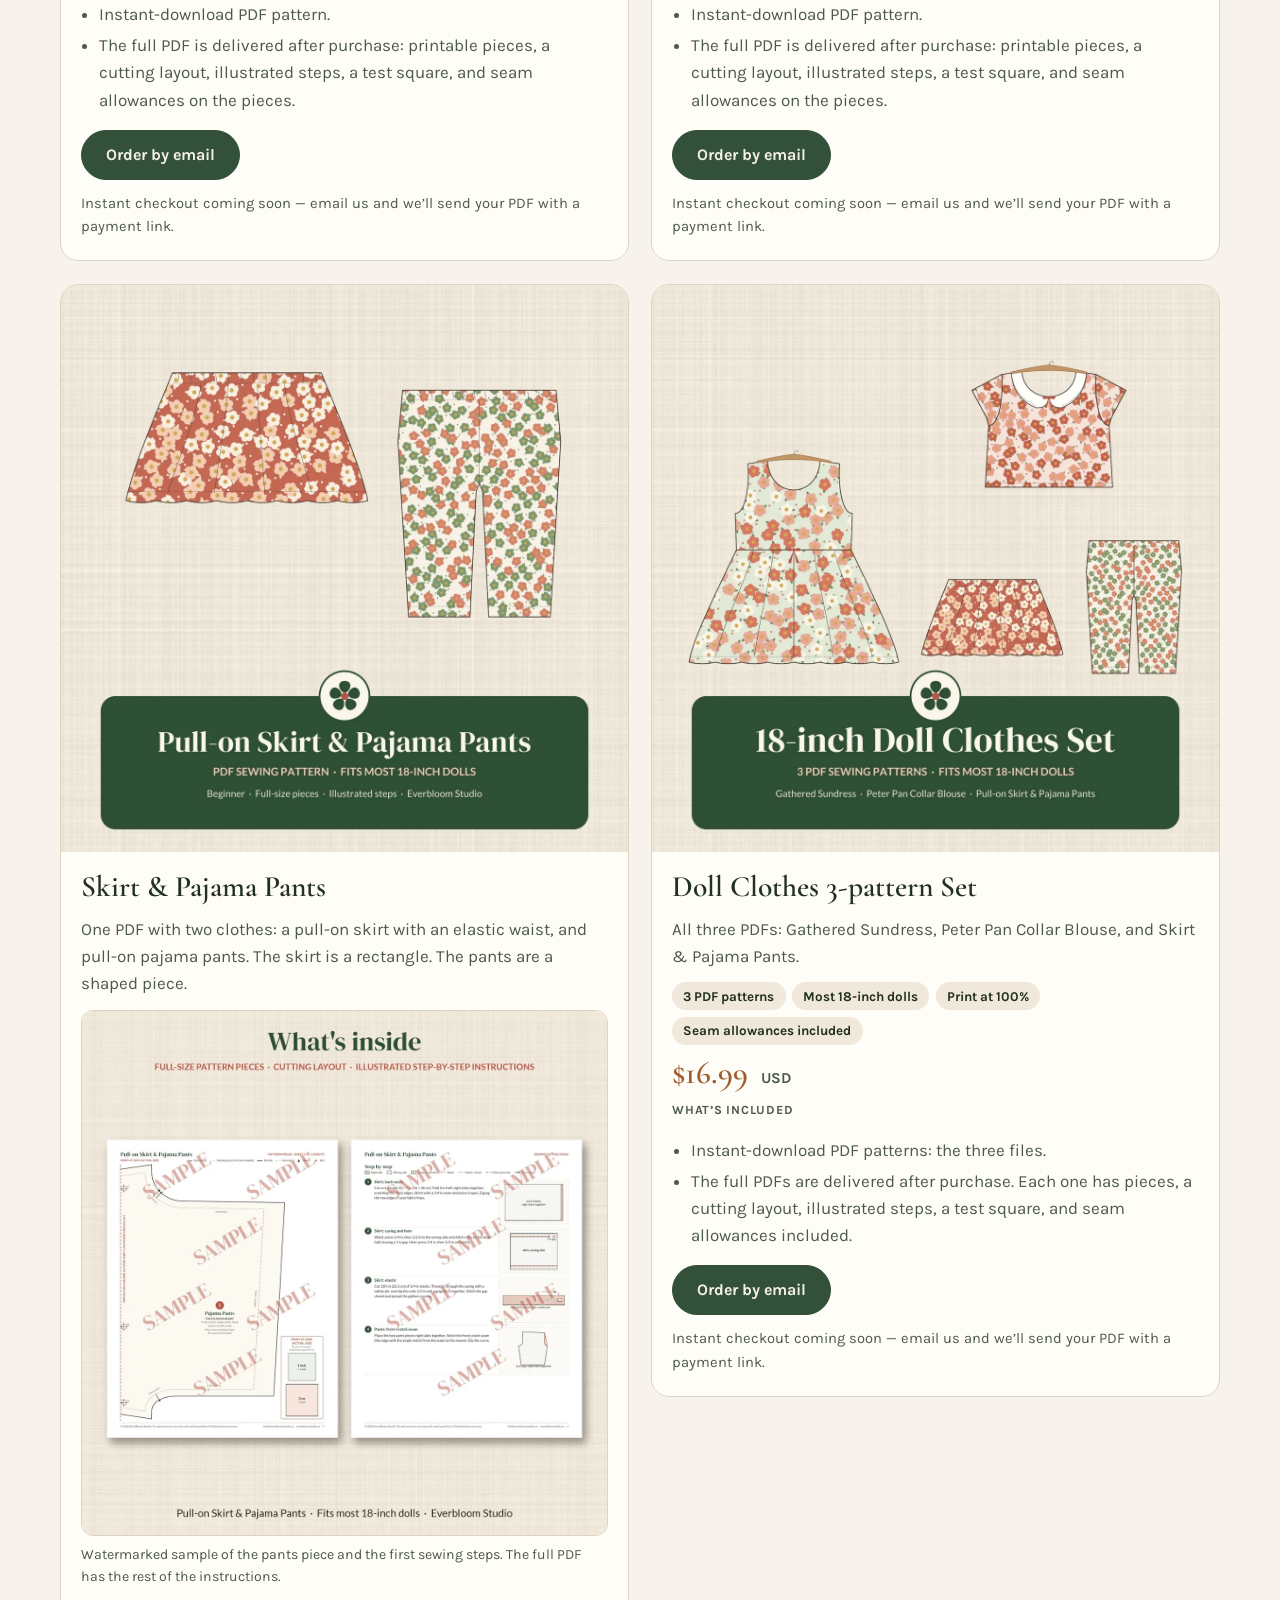
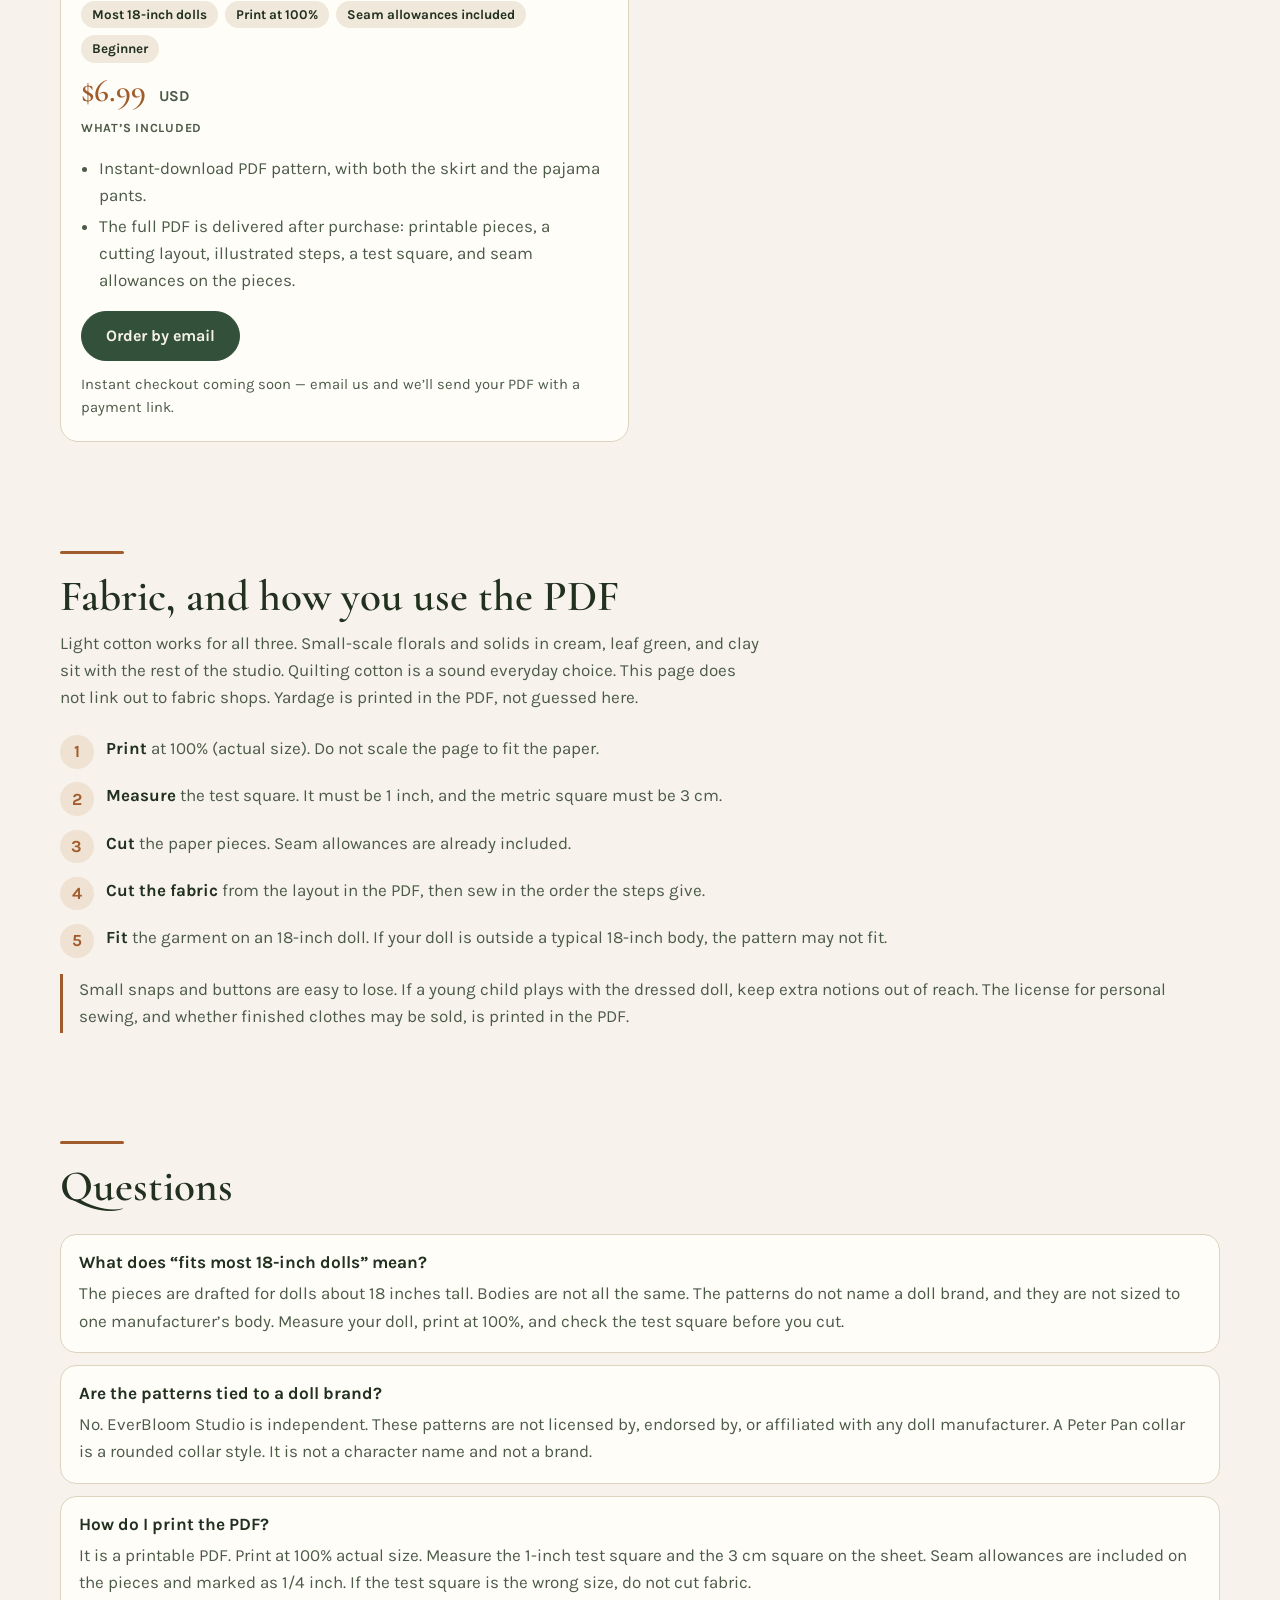
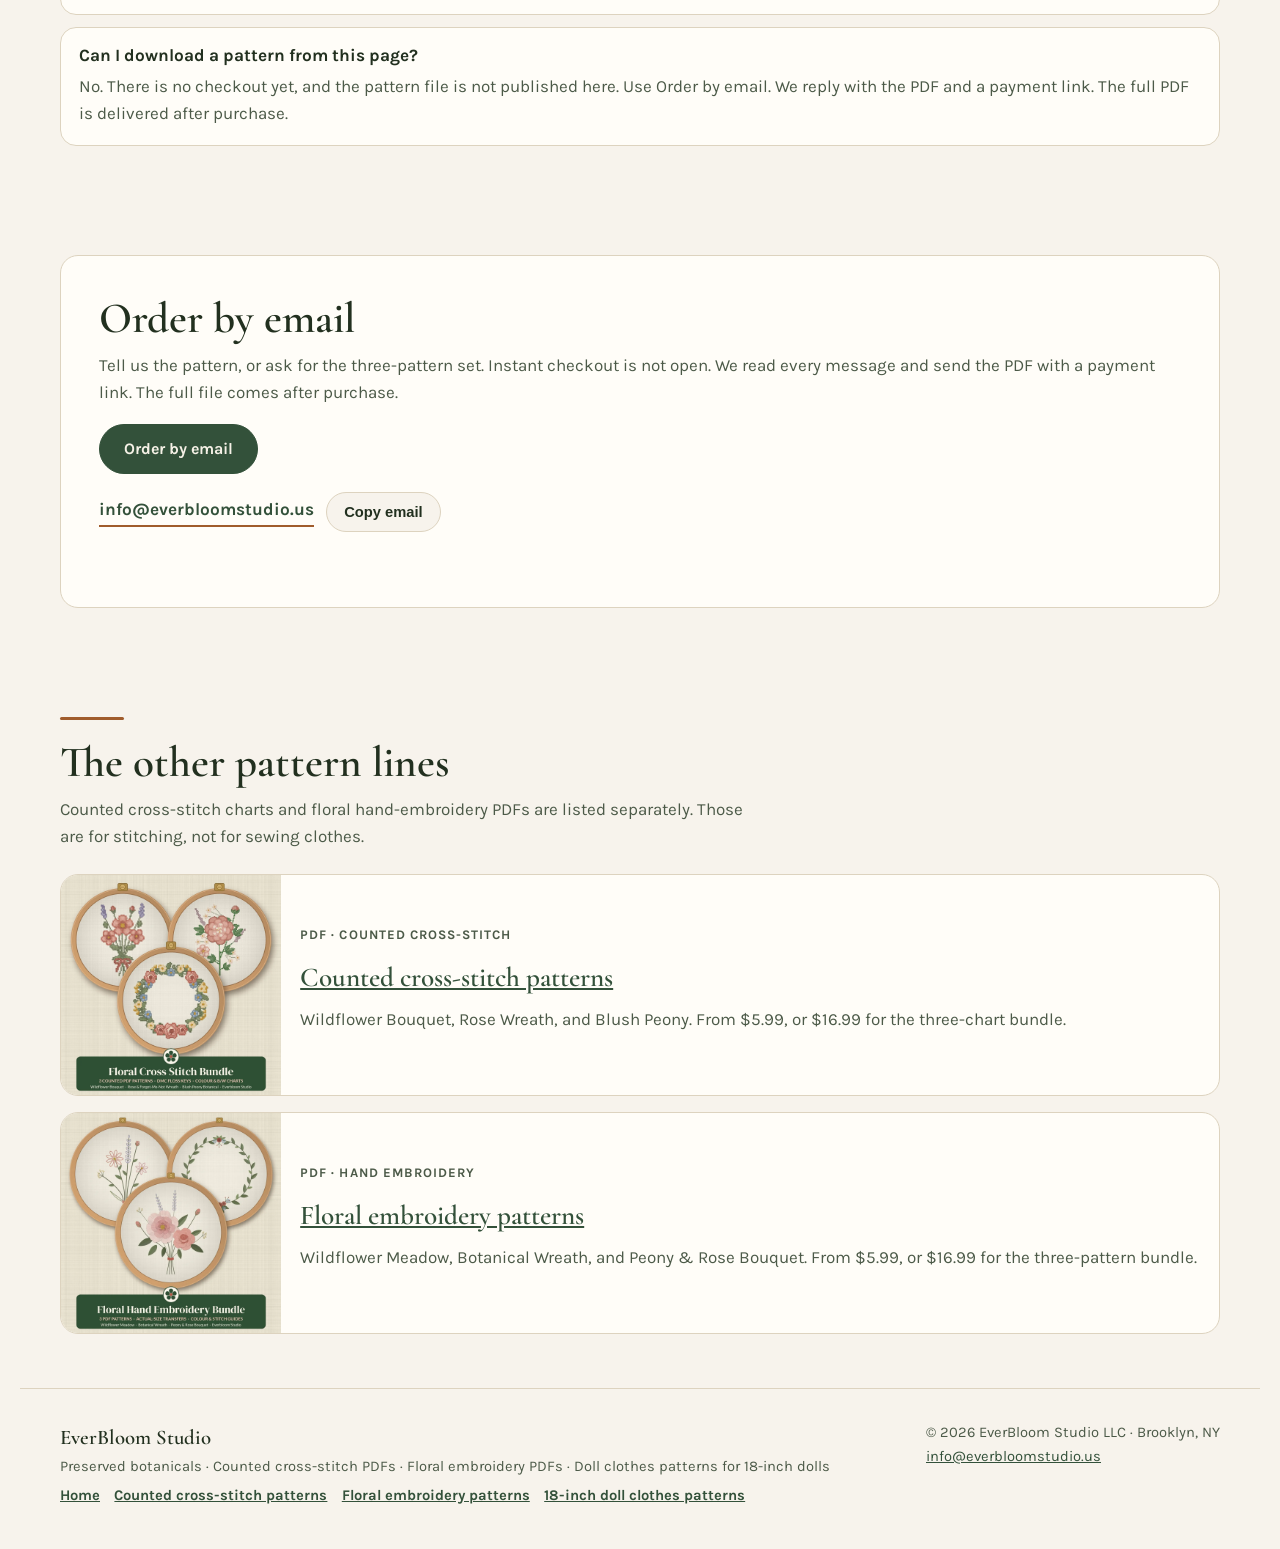
<file: patterns/doll-clothes/index.html>
<!doctype html>
<html lang="en">
  <head>
    <meta charset="utf-8" />
    <meta name="viewport" content="width=device-width, initial-scale=1, viewport-fit=cover" />
    <link rel="icon" href="/favicon.ico" sizes="16x16 32x32 48x48" />
    <link rel="icon" href="/favicon.svg" type="image/svg+xml" />
    <link rel="apple-touch-icon" href="/apple-touch-icon.png" />
    <meta name="color-scheme" content="light dark" />
    <meta name="description" content="Printable sewing patterns for 18-inch dolls: Gathered Sundress, Peter Pan Collar Blouse, and Skirt and Pajama Pants. Print at 100% with a test square. Order by email." />
    <link rel="canonical" href="https://everbloomstudio.us/patterns/doll-clothes/" />
    <meta property="og:type" content="website" />
    <meta property="og:locale" content="en_US" />
    <meta property="og:site_name" content="EverBloom Studio" />
    <meta property="og:title" content="18-Inch Doll Clothes Sewing Patterns (PDF) — EverBloom Studio" />
    <meta property="og:description" content="Printable sewing patterns for 18-inch dolls: Gathered Sundress, Peter Pan Collar Blouse, and Skirt and Pajama Pants. Print at 100% with a test square. Order by email." />
    <meta property="og:url" content="https://everbloomstudio.us/patterns/doll-clothes/" />
    <meta property="og:image" content="https://everbloomstudio.us/assets/patterns/doll-clothes/doll-clothes-3-pack-bundle-cover.webp" />
    <meta property="og:image:alt" content="Illustrated listing cover of doll clothes patterns: a gathered floral sundress, a Peter Pan collar blouse, a pull-on skirt, and pajama pants" />
    <meta name="twitter:card" content="summary_large_image" />
    <meta name="twitter:title" content="18-Inch Doll Clothes Sewing Patterns (PDF) — EverBloom Studio" />
    <meta name="twitter:description" content="Printable sewing patterns for 18-inch dolls: Gathered Sundress, Peter Pan Collar Blouse, and Skirt and Pajama Pants. Print at 100% with a test square. Order by email." />
    <meta name="twitter:image" content="https://everbloomstudio.us/assets/patterns/doll-clothes/doll-clothes-3-pack-bundle-cover.webp" />
    <title>18-Inch Doll Clothes Sewing Patterns (PDF) — EverBloom Studio</title>
    <link rel="preconnect" href="https://fonts.googleapis.com" />
    <link rel="preconnect" href="https://fonts.gstatic.com" crossorigin />
    <link href="https://fonts.googleapis.com/css2?family=Cormorant+Garamond:ital,wght@0,500;0,600;1,500&family=Karla:wght@400;600;700&display=swap" rel="stylesheet" />
    <link rel="stylesheet" href="/assets/pattern-pages.css" />
    <script type="application/ld+json">
      {
        "@context": "https://schema.org",
        "@graph": [
          {
            "@type": "Organization",
            "@id": "https://everbloomstudio.us/#organization",
            "name": "EverBloom Studio",
            "legalName": "EverBloom Studio LLC",
            "url": "https://everbloomstudio.us/",
            "email": "info@everbloomstudio.us"
          },
          {
            "@type": "BreadcrumbList",
            "itemListElement": [
              {
                "@type": "ListItem",
                "position": 1,
                "name": "Home",
                "item": "https://everbloomstudio.us/"
              },
              {
                "@type": "ListItem",
                "position": 2,
                "name": "Doll clothes sewing patterns",
                "item": "https://everbloomstudio.us/patterns/doll-clothes/"
              }
            ]
          },
          {
            "@type": "CollectionPage",
            "@id": "https://everbloomstudio.us/patterns/doll-clothes/#webpage",
            "url": "https://everbloomstudio.us/patterns/doll-clothes/",
            "name": "18-Inch Doll Clothes Sewing Patterns (PDF)",
            "description": "Printable PDF sewing patterns drafted for most 18-inch dolls: Gathered Sundress, Peter Pan Collar Blouse, Skirt and Pajama Pants, and a three-pattern set. Print at 100% and check the test square. Seam allowances are included. Not affiliated with any doll brand.",
            "inLanguage": "en",
            "isPartOf": { "@id": "https://everbloomstudio.us/#website" },
            "about": { "@id": "https://everbloomstudio.us/patterns/doll-clothes/#catalog" },
            "publisher": { "@id": "https://everbloomstudio.us/#organization" },
            "primaryImageOfPage": {
              "@type": "ImageObject",
              "url": "https://everbloomstudio.us/assets/patterns/doll-clothes/doll-clothes-3-pack-bundle-cover.webp",
              "width": 1200,
              "height": 1200,
              "caption": "Illustrated listing cover of the 18-inch doll clothes pattern set. Not a photograph of a doll."
            },
            "mainEntity": { "@id": "https://everbloomstudio.us/patterns/doll-clothes/#catalog" }
          },
          {
            "@type": "ItemList",
            "@id": "https://everbloomstudio.us/patterns/doll-clothes/#catalog",
            "name": "Sewing patterns for 18-inch dolls",
            "itemListOrder": "https://schema.org/ItemListOrderAscending",
            "numberOfItems": 4,
            "itemListElement": [
              {
                "@type": "ListItem",
                "position": 1,
                "name": "Gathered Sundress",
                "url": "https://everbloomstudio.us/patterns/doll-clothes/#gathered-sundress"
              },
              {
                "@type": "ListItem",
                "position": 2,
                "name": "Peter Pan Collar Blouse",
                "url": "https://everbloomstudio.us/patterns/doll-clothes/#peter-pan-collar-blouse"
              },
              {
                "@type": "ListItem",
                "position": 3,
                "name": "Skirt & Pajama Pants",
                "url": "https://everbloomstudio.us/patterns/doll-clothes/#skirt-and-pajama-pants"
              },
              {
                "@type": "ListItem",
                "position": 4,
                "name": "Doll Clothes 3-pattern Set",
                "url": "https://everbloomstudio.us/patterns/doll-clothes/#doll-clothes-set"
              }
            ]
          }
        ]
      }
    </script>
  </head>
  <body>
    <a class="skip" href="#content">Skip to content</a>
    <header class="nav">
      <a class="brand" href="/">
        <span class="name">Ever<em>Bloom</em> Studio</span>
        <span class="sub">Brooklyn · New York</span>
      </a>
      <nav class="nav-links" aria-label="Main">
        <a href="/#collections">Collections</a>
        <a href="/patterns/cross-stitch/">Cross-stitch patterns</a>
        <a href="/patterns/embroidery/">Embroidery patterns</a>
        <a href="/patterns/doll-clothes/" aria-current="page">Doll clothes</a>
        <a href="/#story">Our Story</a>
        <a href="/#wholesale">Wholesale</a>
        <a href="/#contact">Contact</a>
      </nav>
    </header>
    <p class="banner" role="status">Order by email. Instant checkout is not open on this page — we send the PDF with a payment link.</p>
    <main id="content">
      <p class="crumbs"><a href="/">Home</a> · Doll clothes patterns</p>
      <div class="hero">
        <div>
          <p class="kicker">PDF · Fits most 18-inch dolls</p>
          <h1>Doll clothes sewing patterns <span class="accent">for 18-inch dolls.</span></h1>
          <p class="lede">
            Paper patterns you print at home: a gathered sundress, a blouse with a Peter Pan collar,
            and a pull-on skirt with pajama pants. Seam allowances are included. Print at 100%
            and measure the test square before you cut fabric.
          </p>
          <p class="price-line">Patterns <strong>$6.99</strong> · three-pattern set $16.99</p>
          <div class="cta-row">
            <a class="btn btn-solid" href="#catalog">See the patterns</a>
            <a class="btn btn-ghost" href="#print">How to print</a>
          </div>
          <div class="hero-meta">
            <span>Fits most 18-inch dolls</span>
            <span>Print at 100% · test square</span>
            <span>No doll brand named</span>
          </div>
        </div>
        <figure class="hero-photo">
          <img class="plate cover" src="/assets/patterns/doll-clothes/doll-clothes-3-pack-bundle-cover.webp" width="1200" height="1200" alt="Illustrated listing cover of four garments for 18-inch dolls: a gathered floral sundress, a short-sleeve blouse with a Peter Pan collar, a pull-on skirt, and floral pajama pants" />
          <figcaption><strong>Three-pattern set.</strong> Flat illustrations of the clothes. Not a photograph, and not a specific doll.</figcaption>
        </figure>
      </div>

      <section id="print" class="prose">
        <div class="sec-head">
          <div class="rule"></div>
          <h2>A printable PDF, with the scale on the page</h2>
          <p>These are paper patterns. Each file is an instant-download PDF. Print it yourself. The pictures lower on this page are watermarked samples. The full PDF, without the SAMPLE mark, is delivered after purchase.</p>
        </div>
        <ul class="include">
          <li>
            <h3>Print at 100%</h3>
            <p>Choose actual size. Do not use “fit to page,” “shrink to fit,” or a custom scale. The pieces are drawn to size.</p>
          </li>
          <li>
            <h3>Check the test square</h3>
            <p>Every pattern sheet prints a 1-inch square and a 3 cm square. Measure them. If they are not those sizes, the clothes will not fit.</p>
          </li>
          <li>
            <h3>Seam allowances included</h3>
            <p>The allowance is on the pieces, not something you add. The sheets mark a 1/4-inch seam allowance.</p>
          </li>
          <li>
            <h3>Pieces, layout, and steps</h3>
            <p>Full-size pattern pieces, a cutting layout, and illustrated sewing steps. The skirt in the sundress is a measured rectangle, not a shaped piece.</p>
          </li>
        </ul>
        <p class="note"><strong>No doll brand is named here, on purpose.</strong> EverBloom Studio is independent. These patterns are not licensed by, endorsed by, or affiliated with any doll manufacturer. The fit is described only as most 18-inch dolls. Bodies differ. Measure your doll, and check the test square, before you cut.</p>
      </section>

      <section id="catalog">
        <div class="sec-head">
          <div class="rule"></div>
          <h2>The patterns</h2>
          <p>Three paper patterns, each $6.99. Bought one by one they are $20.97. The set is $16.99 and includes all three PDFs. The illustrations show the clothes, not a doll.</p>
        </div>
        <div class="catalog">
          <article class="product" id="gathered-sundress">
            <img class="cover" src="/assets/patterns/doll-clothes/gathered-sundress-listing-cover.webp" width="1200" height="1200" alt="Listing cover for the Gathered Sundress: an illustration of a sleeveless floral sundress with a gathered skirt and a small tie at the waist, for most 18-inch dolls" loading="lazy" />
            <div class="product-body">
              <h3>Gathered Sundress</h3>
              <p class="blurb">A sleeveless dress with a lined bodice and a gathered skirt. The skirt is a rectangle you cut to the measurements in the PDF.</p>
              <figure class="preview">
                <a class="zoom" href="/assets/patterns/doll-clothes/gathered-sundress-preview.webp">
                  <img src="/assets/patterns/doll-clothes/gathered-sundress-preview.webp" width="1200" height="1200" alt="Sample preview of the Gathered Sundress PDF, marked SAMPLE: full-size bodice pieces with a 1-inch and a 3 cm test square, beside illustrated sewing steps. The sheet says print at 100% and that seam allowances are included." loading="lazy" />
                </a>
                <figcaption>Watermarked sample of the pieces and the steps. Click to enlarge. Print at 100% and measure the test square.</figcaption>
              </figure>
              <ul class="specs">
                <li>Most 18-inch dolls</li>
                <li>Print at 100%</li>
                <li>Seam allowances included</li>
                <li>Beginner</li>
              </ul>
              <p class="price">$6.99 <span>USD</span></p>
              <p class="includes-label">What’s included</p>
              <ul class="includes">
                <li>Instant-download PDF pattern.</li>
                <li>The full PDF is delivered after purchase: printable pieces, a cutting layout, illustrated steps, a test square, and seam allowances on the pieces.</li>
              </ul>
              <a class="btn btn-solid" href="mailto:info@everbloomstudio.us?subject=Order%3A%20Gathered%20Sundress">Order by email</a>
              <p class="order-note">Instant checkout coming soon — email us and we’ll send your PDF with a payment link.</p>
            </div>
          </article>

          <article class="product" id="peter-pan-collar-blouse">
            <img class="cover" src="/assets/patterns/doll-clothes/peter-pan-blouse-listing-cover.webp" width="1200" height="1200" alt="Listing cover for the Peter Pan Collar Blouse: an illustration of a short-sleeve floral blouse with a rounded white collar and a small tie, for most 18-inch dolls" loading="lazy" />
            <div class="product-body">
              <h3>Peter Pan Collar Blouse</h3>
              <p class="blurb">A short-sleeve blouse with a rounded collar cut as a pair. The collar is a style of neckline, not a character and not a doll brand.</p>
              <figure class="preview">
                <a class="zoom" href="/assets/patterns/doll-clothes/peter-pan-blouse-preview.webp">
                  <img src="/assets/patterns/doll-clothes/peter-pan-blouse-preview.webp" width="1200" height="1200" alt="Sample preview of the Peter Pan Collar Blouse PDF, marked SAMPLE: a bodice piece and a collar piece with a 1-inch and a 3 cm test square, beside illustrated sewing steps. Print at 100%, seam allowances included." loading="lazy" />
                </a>
                <figcaption>Watermarked sample. The sheet shown is one of the pattern pages, with the test squares in the corner.</figcaption>
              </figure>
              <ul class="specs">
                <li>Most 18-inch dolls</li>
                <li>Print at 100%</li>
                <li>Seam allowances included</li>
                <li>Confident beginner</li>
              </ul>
              <p class="price">$6.99 <span>USD</span></p>
              <p class="includes-label">What’s included</p>
              <ul class="includes">
                <li>Instant-download PDF pattern.</li>
                <li>The full PDF is delivered after purchase: printable pieces, a cutting layout, illustrated steps, a test square, and seam allowances on the pieces.</li>
              </ul>
              <a class="btn btn-solid" href="mailto:info@everbloomstudio.us?subject=Order%3A%20Peter%20Pan%20Collar%20Blouse">Order by email</a>
              <p class="order-note">Instant checkout coming soon — email us and we’ll send your PDF with a payment link.</p>
            </div>
          </article>

          <article class="product" id="skirt-and-pajama-pants">
            <img class="cover" src="/assets/patterns/doll-clothes/skirt-and-pajama-pants-listing-cover.webp" width="1200" height="1200" alt="Listing cover for Skirt and Pajama Pants: illustrations of a floral pull-on skirt and a pair of floral pajama pants for most 18-inch dolls" loading="lazy" />
            <div class="product-body">
              <h3>Skirt &amp; Pajama Pants</h3>
              <p class="blurb">One PDF with two clothes: a pull-on skirt with an elastic waist, and pull-on pajama pants. The skirt is a rectangle. The pants are a shaped piece.</p>
              <figure class="preview">
                <a class="zoom" href="/assets/patterns/doll-clothes/skirt-and-pajama-pants-preview.webp">
                  <img src="/assets/patterns/doll-clothes/skirt-and-pajama-pants-preview.webp" width="1200" height="1200" alt="Sample preview of the Skirt and Pajama Pants PDF, marked SAMPLE: a pajama pants pattern piece with a 1-inch and a 3 cm test square, beside illustrated steps for the skirt and pants. Print at 100%, seam allowances included." loading="lazy" />
                </a>
                <figcaption>Watermarked sample of the pants piece and the first sewing steps. The full PDF has the rest of the instructions.</figcaption>
              </figure>
              <ul class="specs">
                <li>Most 18-inch dolls</li>
                <li>Print at 100%</li>
                <li>Seam allowances included</li>
                <li>Beginner</li>
              </ul>
              <p class="price">$6.99 <span>USD</span></p>
              <p class="includes-label">What’s included</p>
              <ul class="includes">
                <li>Instant-download PDF pattern, with both the skirt and the pajama pants.</li>
                <li>The full PDF is delivered after purchase: printable pieces, a cutting layout, illustrated steps, a test square, and seam allowances on the pieces.</li>
              </ul>
              <a class="btn btn-solid" href="mailto:info@everbloomstudio.us?subject=Order%3A%20Skirt%20%26%20Pajama%20Pants">Order by email</a>
              <p class="order-note">Instant checkout coming soon — email us and we’ll send your PDF with a payment link.</p>
            </div>
          </article>

          <article class="product" id="doll-clothes-set">
            <img class="cover" src="/assets/patterns/doll-clothes/doll-clothes-3-pack-bundle-cover.webp" width="1200" height="1200" alt="Listing cover for the doll clothes 3-pattern set: a gathered sundress, a Peter Pan collar blouse, a pull-on skirt, and pajama pants, drafted for most 18-inch dolls" loading="lazy" />
            <div class="product-body">
              <h3>Doll Clothes 3-pattern Set</h3>
              <p class="blurb">All three PDFs: Gathered Sundress, Peter Pan Collar Blouse, and Skirt &amp; Pajama Pants.</p>
              <ul class="specs">
                <li>3 PDF patterns</li>
                <li>Most 18-inch dolls</li>
                <li>Print at 100%</li>
                <li>Seam allowances included</li>
              </ul>
              <p class="price">$16.99 <span>USD</span></p>
              <p class="includes-label">What’s included</p>
              <ul class="includes">
                <li>Instant-download PDF patterns: the three files.</li>
                <li>The full PDFs are delivered after purchase. Each one has pieces, a cutting layout, illustrated steps, a test square, and seam allowances included.</li>
              </ul>
              <a class="btn btn-solid" href="mailto:info@everbloomstudio.us?subject=Order%3A%20Doll%20Clothes%203-pattern%20Set">Order by email</a>
              <p class="order-note">Instant checkout coming soon — email us and we’ll send your PDF with a payment link.</p>
            </div>
          </article>
        </div>
      </section>

      <section id="fabric">
        <div class="sec-head">
          <div class="rule"></div>
          <h2>Fabric, and how you use the PDF</h2>
          <p>Light cotton works for all three. Small-scale florals and solids in cream, leaf green, and clay sit with the rest of the studio. Quilting cotton is a sound everyday choice. This page does not link out to fabric shops. Yardage is printed in the PDF, not guessed here.</p>
        </div>
        <ol class="steps">
          <li><span class="n">1</span><p><strong>Print</strong> at 100% (actual size). Do not scale the page to fit the paper.</p></li>
          <li><span class="n">2</span><p><strong>Measure</strong> the test square. It must be 1 inch, and the metric square must be 3 cm.</p></li>
          <li><span class="n">3</span><p><strong>Cut</strong> the paper pieces. Seam allowances are already included.</p></li>
          <li><span class="n">4</span><p><strong>Cut the fabric</strong> from the layout in the PDF, then sew in the order the steps give.</p></li>
          <li><span class="n">5</span><p><strong>Fit</strong> the garment on an 18-inch doll. If your doll is outside a typical 18-inch body, the pattern may not fit.</p></li>
        </ol>
        <p class="note">Small snaps and buttons are easy to lose. If a young child plays with the dressed doll, keep extra notions out of reach. The license for personal sewing, and whether finished clothes may be sold, is printed in the PDF.</p>
      </section>

      <section id="questions">
        <div class="sec-head">
          <div class="rule"></div>
          <h2>Questions</h2>
        </div>
        <div class="faq">
          <article>
            <h3>What does “fits most 18-inch dolls” mean?</h3>
            <p>The pieces are drafted for dolls about 18 inches tall. Bodies are not all the same. The patterns do not name a doll brand, and they are not sized to one manufacturer’s body. Measure your doll, print at 100%, and check the test square before you cut.</p>
          </article>
          <article>
            <h3>Are the patterns tied to a doll brand?</h3>
            <p>No. EverBloom Studio is independent. These patterns are not licensed by, endorsed by, or affiliated with any doll manufacturer. A Peter Pan collar is a rounded collar style. It is not a character name and not a brand.</p>
          </article>
          <article>
            <h3>How do I print the PDF?</h3>
            <p>It is a printable PDF. Print at 100% actual size. Measure the 1-inch test square and the 3 cm square on the sheet. Seam allowances are included on the pieces and marked as 1/4 inch. If the test square is the wrong size, do not cut fabric.</p>
          </article>
          <article>
            <h3>Can I download a pattern from this page?</h3>
            <p>No. There is no checkout yet, and the pattern file is not published here. Use Order by email. We reply with the PDF and a payment link. The full PDF is delivered after purchase.</p>
          </article>
        </div>
      </section>

      <section>
        <div class="panel panel-light" id="order">
          <h2>Order by email</h2>
          <p>Tell us the pattern, or ask for the three-pattern set. Instant checkout is not open. We read every message and send the PDF with a payment link. The full file comes after purchase.</p>
          <div class="cta-row">
            <a class="btn btn-solid" href="mailto:info@everbloomstudio.us?subject=Order%3A%2018-inch%20doll%20clothes%20PDF">Order by email</a>
          </div>
          <div class="mail-row">
            <a class="mail-addr" href="mailto:info@everbloomstudio.us">info@everbloomstudio.us</a>
            <button class="copy-btn" id="copyBtn" type="button">Copy email</button>
          </div>
          <p class="copy-note" id="copyNote" aria-live="polite"></p>
        </div>
      </section>

      <section>
        <div class="sec-head">
          <div class="rule"></div>
          <h2>The other pattern lines</h2>
          <p>Counted cross-stitch charts and floral hand-embroidery PDFs are listed separately. Those are for stitching, not for sewing clothes.</p>
        </div>
        <article class="related">
          <img src="/assets/patterns/cross-stitch/floral-bundle-3-pack-cover.webp" width="1200" height="1200" alt="Illustrated listing cover of three counted cross-stitch hoops: a wildflower bouquet, a blush peony, and a rose wreath" loading="lazy" />
          <div>
            <p class="kicker">PDF · Counted cross-stitch</p>
            <h3><a href="/patterns/cross-stitch/">Counted cross-stitch patterns</a></h3>
            <p>Wildflower Bouquet, Rose Wreath, and Blush Peony. From $5.99, or $16.99 for the three-chart bundle.</p>
          </div>
        </article>
        <article class="related" style="margin-top:1rem">
          <img src="/assets/patterns/embroidery/floral-embroidery-bundle-3-pack-cover.webp" width="1200" height="1200" alt="Illustrated listing cover of three hand-embroidery hoops: a wildflower meadow, a peony and rose bouquet, and a leafy botanical wreath" loading="lazy" />
          <div>
            <p class="kicker">PDF · Hand embroidery</p>
            <h3><a href="/patterns/embroidery/">Floral embroidery patterns</a></h3>
            <p>Wildflower Meadow, Botanical Wreath, and Peony &amp; Rose Bouquet. From $5.99, or $16.99 for the three-pattern bundle.</p>
          </div>
        </article>
      </section>
    </main>
    <dialog class="lightbox" id="lightbox" aria-label="Enlarged pattern preview">
      <form method="dialog">
        <button class="close" type="submit">Close</button>
      </form>
      <div id="lightboxFrame"></div>
    </dialog>
    <footer>
      <div>
        <div class="fname">EverBloom Studio</div>
        <div>Preserved botanicals · Counted cross-stitch PDFs · Floral embroidery PDFs · Doll clothes patterns for 18-inch dolls</div>
        <nav aria-label="Footer">
          <a href="/">Home</a>
          <a href="/patterns/cross-stitch/">Counted cross-stitch patterns</a>
          <a href="/patterns/embroidery/">Floral embroidery patterns</a>
          <a href="/patterns/doll-clothes/">18-inch doll clothes patterns</a>
        </nav>
      </div>
      <div>
        © 2026 EverBloom Studio LLC · Brooklyn, NY<br />
        <a href="mailto:info@everbloomstudio.us">info@everbloomstudio.us</a>
      </div>
    </footer>
    <script>
      (function () {
        var dialog = document.getElementById("lightbox");
        var frame = document.getElementById("lightboxFrame");
        document.querySelectorAll("a.zoom").forEach(function (link) {
          link.addEventListener("click", function (event) {
            if (!dialog || !dialog.showModal) return;
            event.preventDefault();
            var img = link.querySelector("img");
            frame.textContent = "";
            var full = document.createElement("img");
            full.src = link.getAttribute("href");
            full.width = 1200;
            full.height = 1200;
            full.alt = img ? img.alt : "";
            frame.appendChild(full);
            dialog.showModal();
          });
        });
        if (dialog) {
          dialog.addEventListener("click", function (event) {
            if (event.target === dialog) dialog.close();
          });
          dialog.addEventListener("close", function () {
            frame.textContent = "";
          });
        }
        var btn = document.getElementById("copyBtn");
        var note = document.getElementById("copyNote");
        var email = "info@everbloomstudio.us";
        if (!btn) return;
        btn.addEventListener("click", function () {
          function done() { note.textContent = "Copied — paste it into your mail app."; }
          function fallback() {
            var ta = document.createElement("textarea");
            ta.value = email; ta.style.position = "fixed"; ta.style.opacity = "0";
            document.body.appendChild(ta); ta.select();
            try { document.execCommand("copy"); done(); }
            catch (e) { note.textContent = email; }
            document.body.removeChild(ta);
          }
          if (navigator.clipboard && navigator.clipboard.writeText) {
            navigator.clipboard.writeText(email).then(done, fallback);
          } else { fallback(); }
        });
      })();
    </script>
  </body>
</html>
</file>
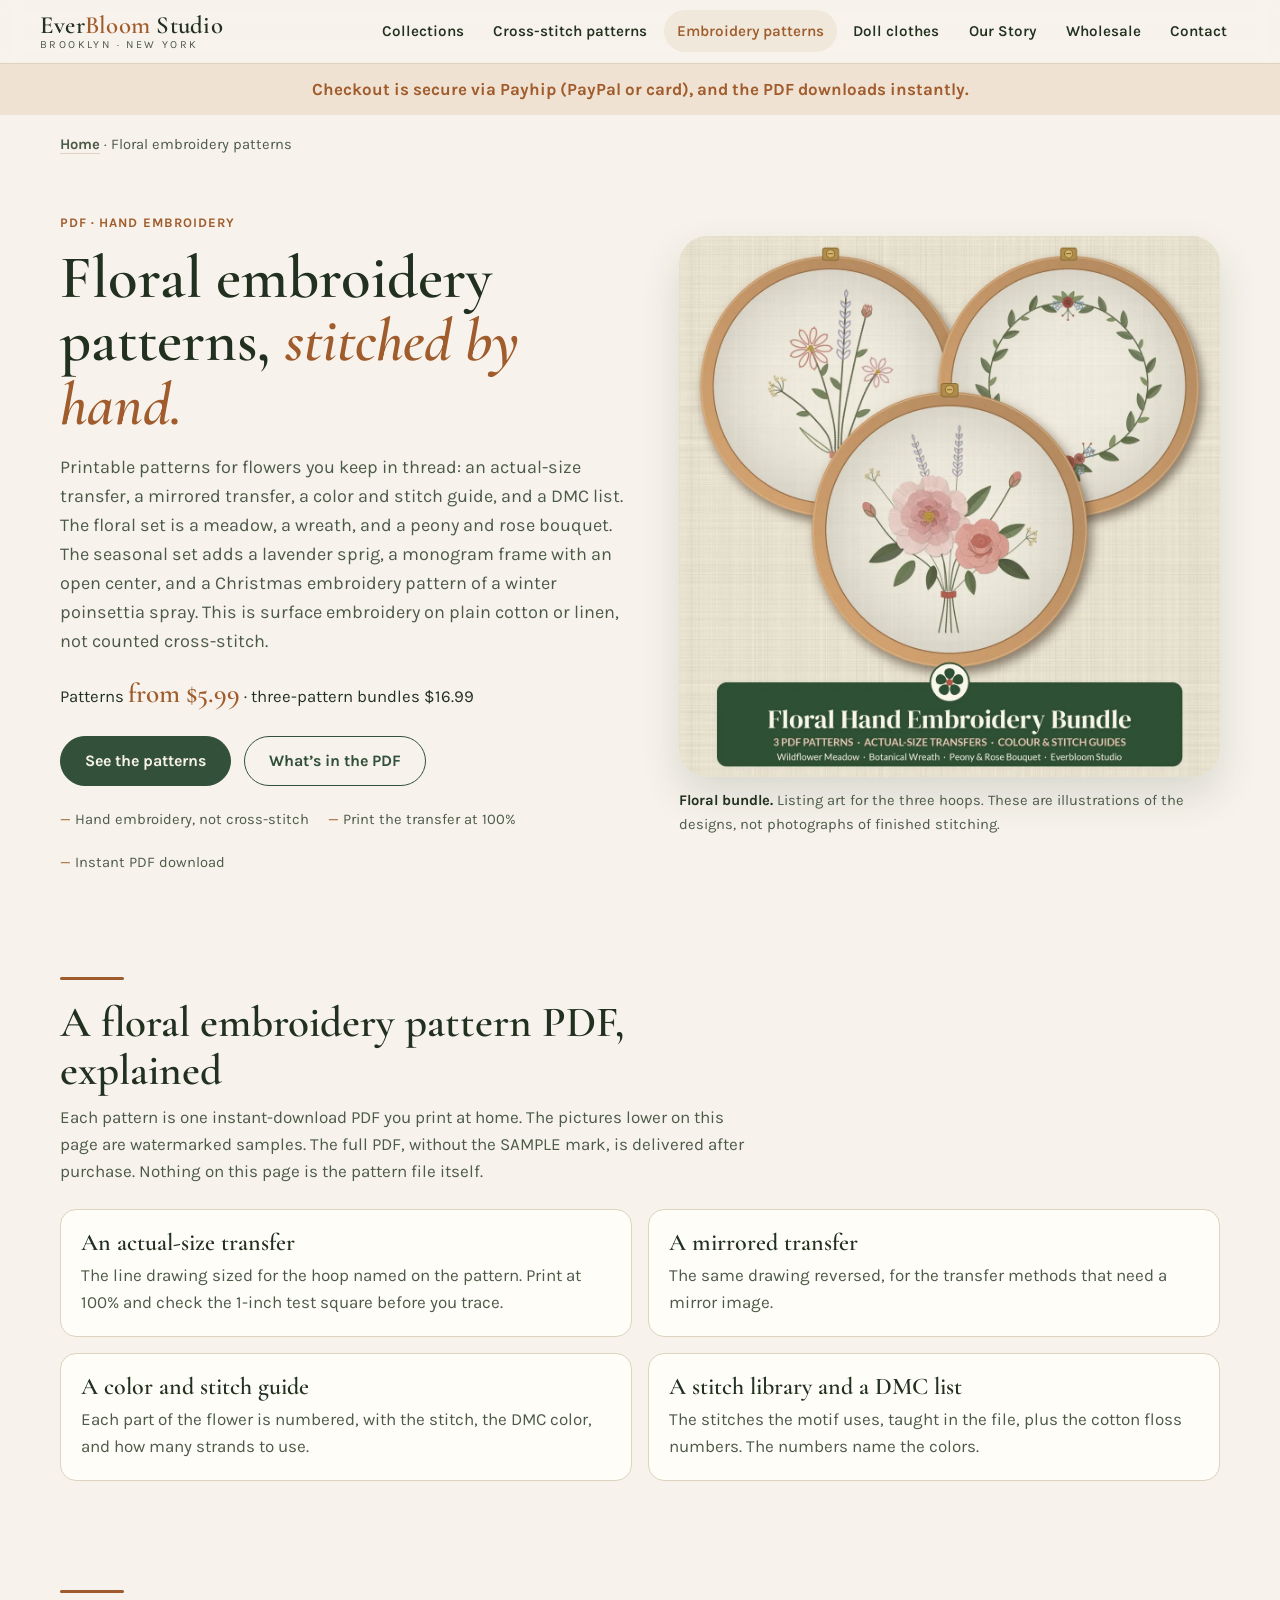
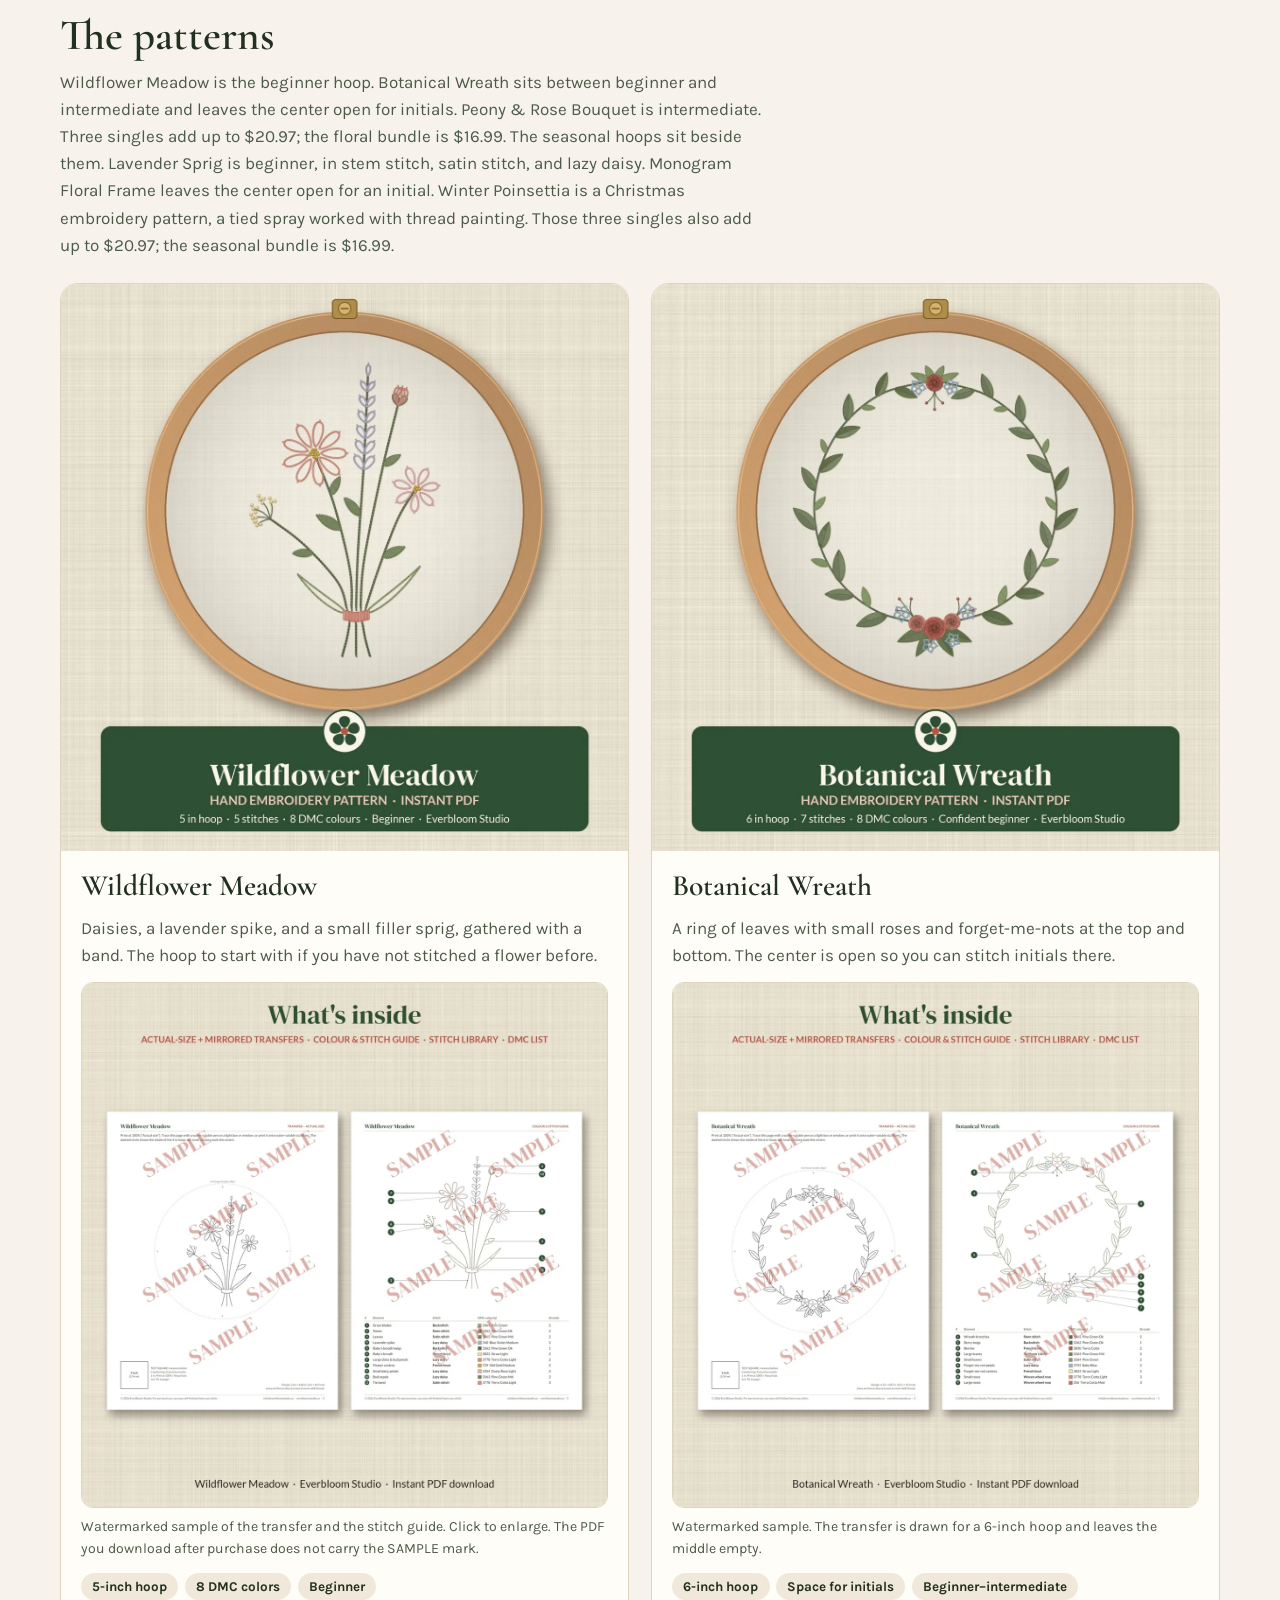
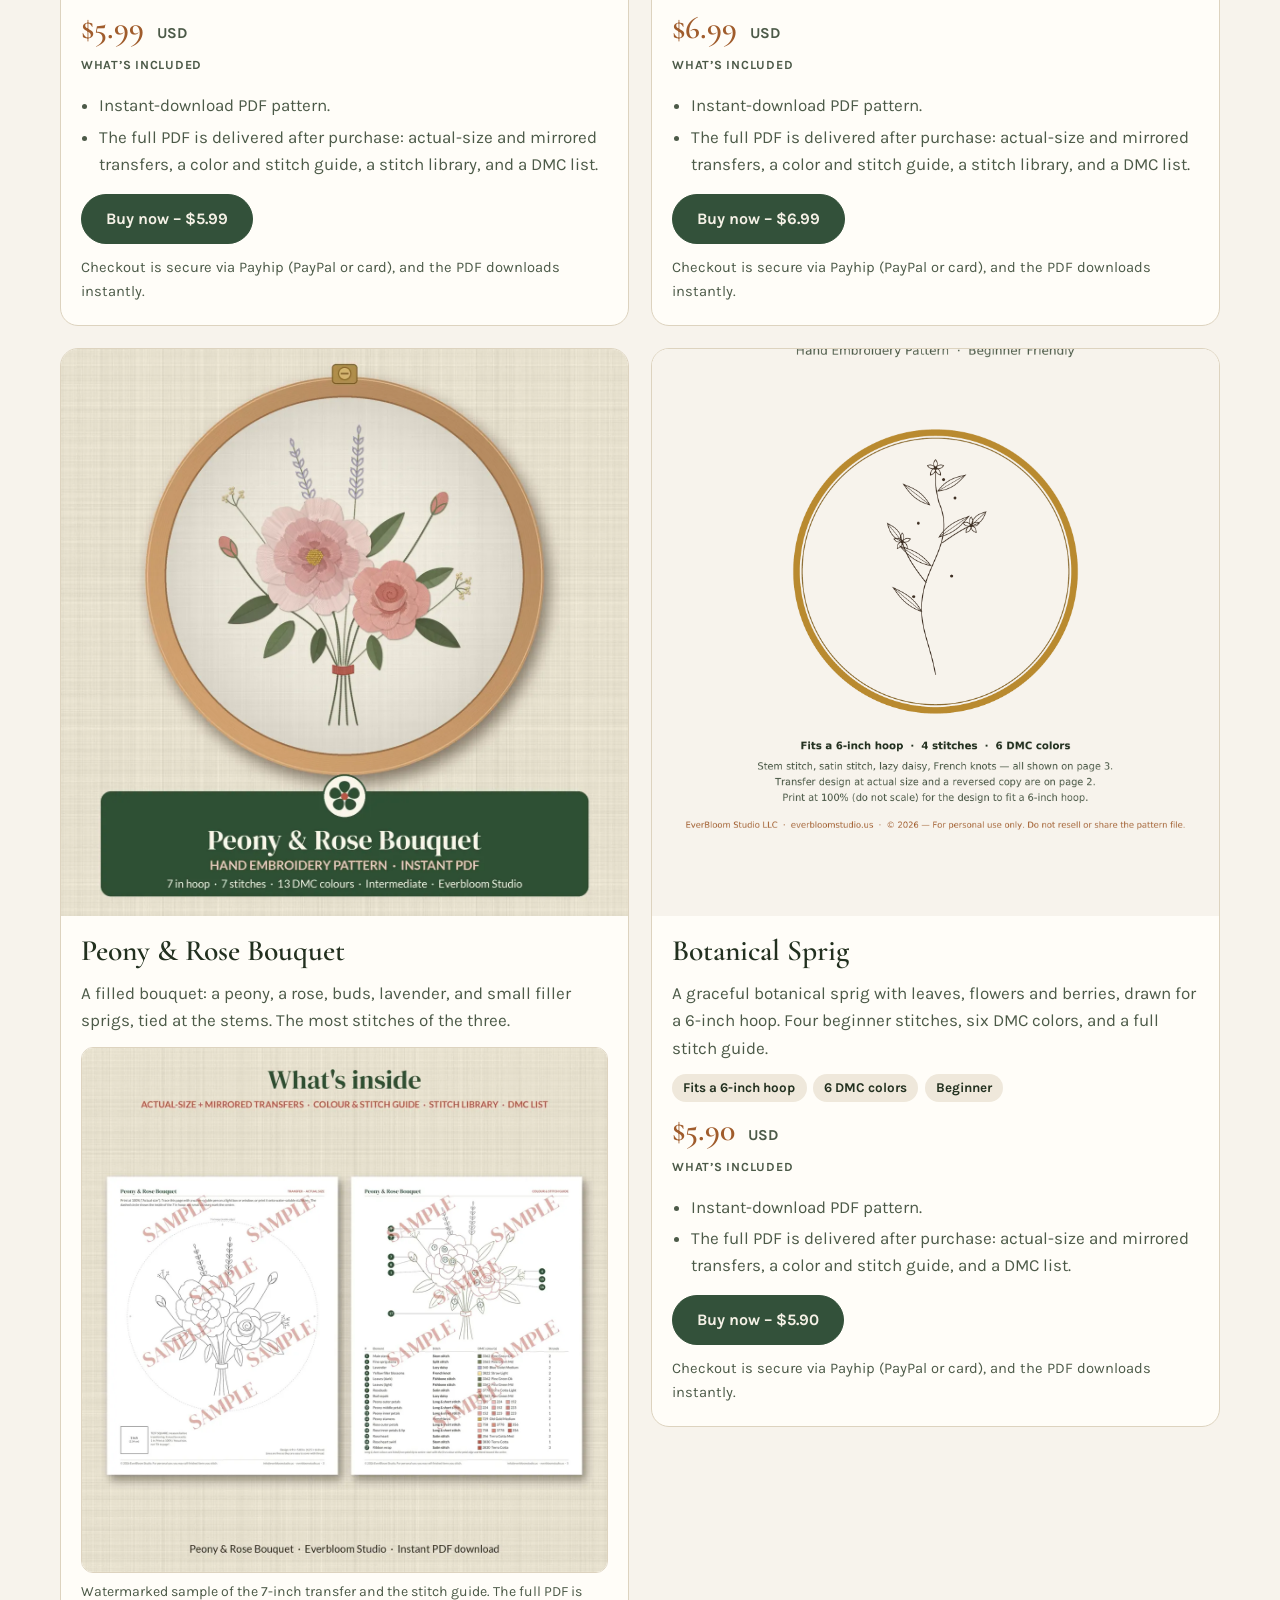
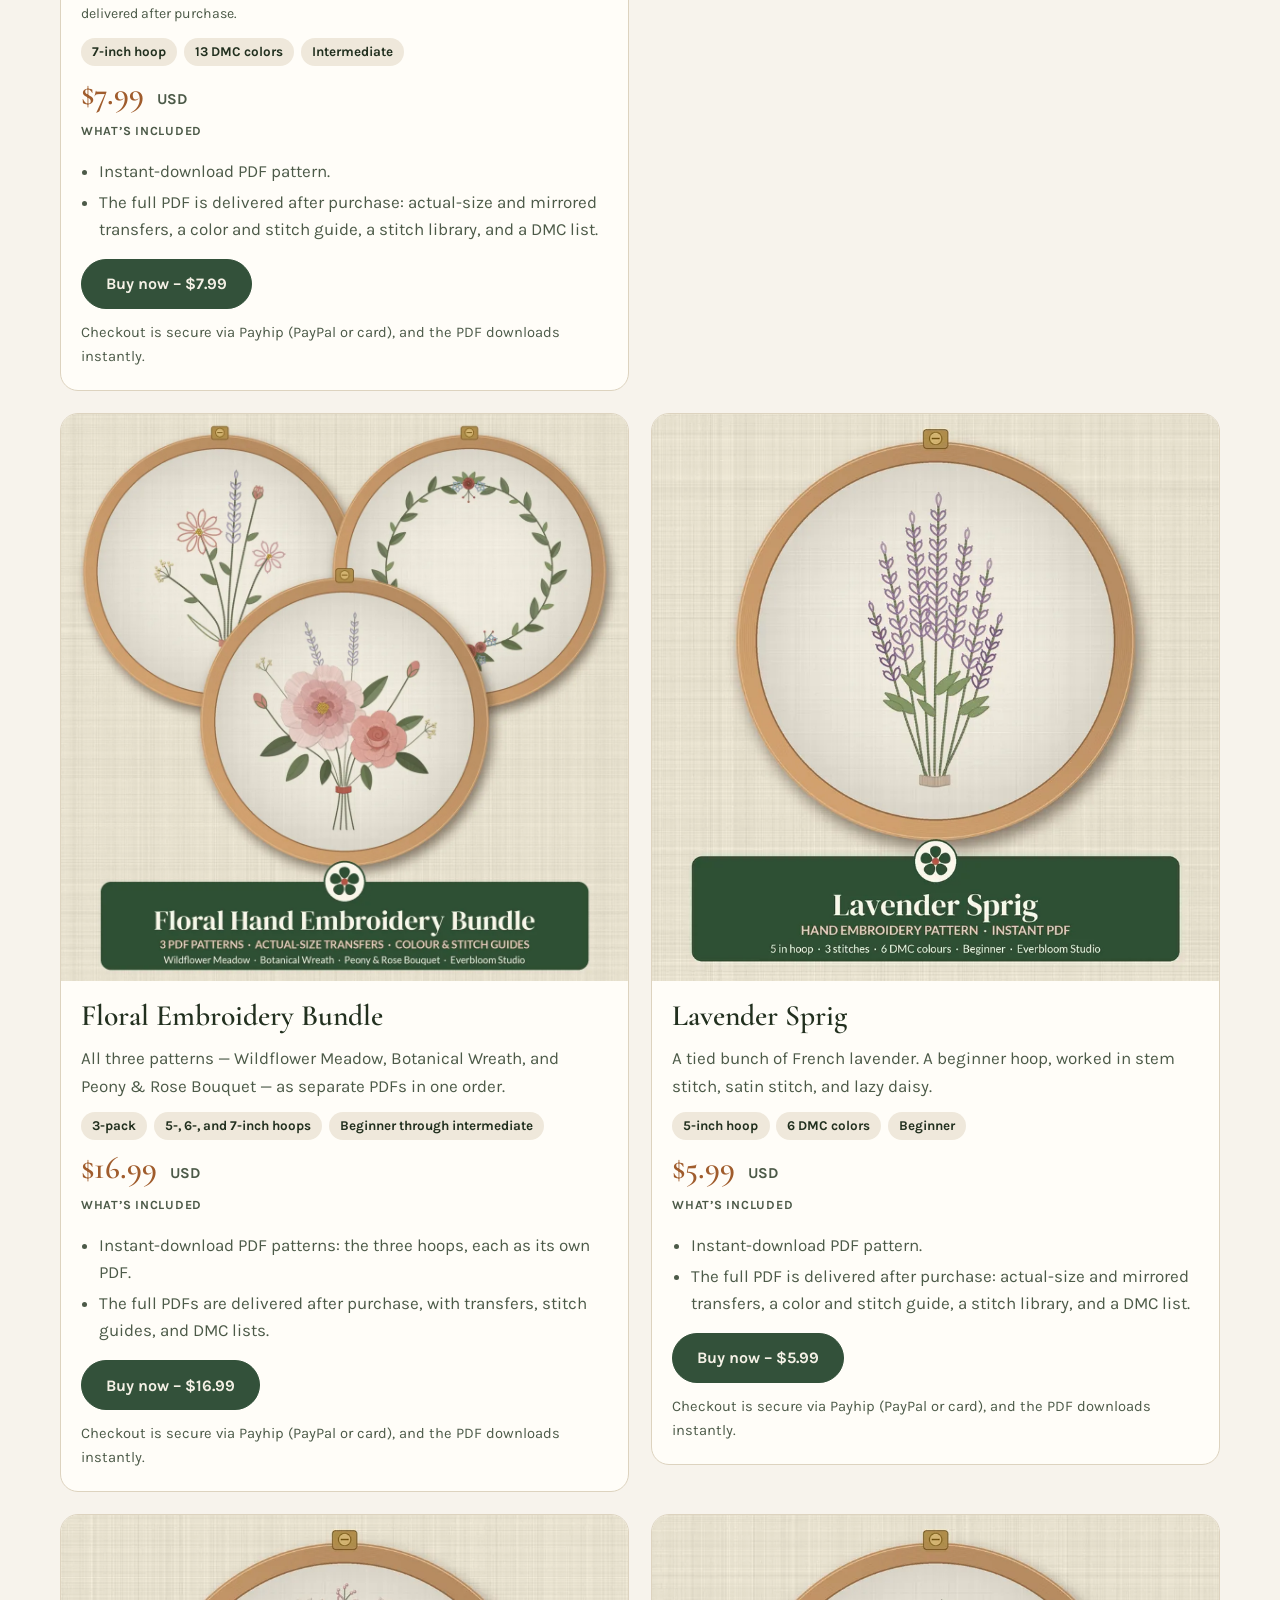
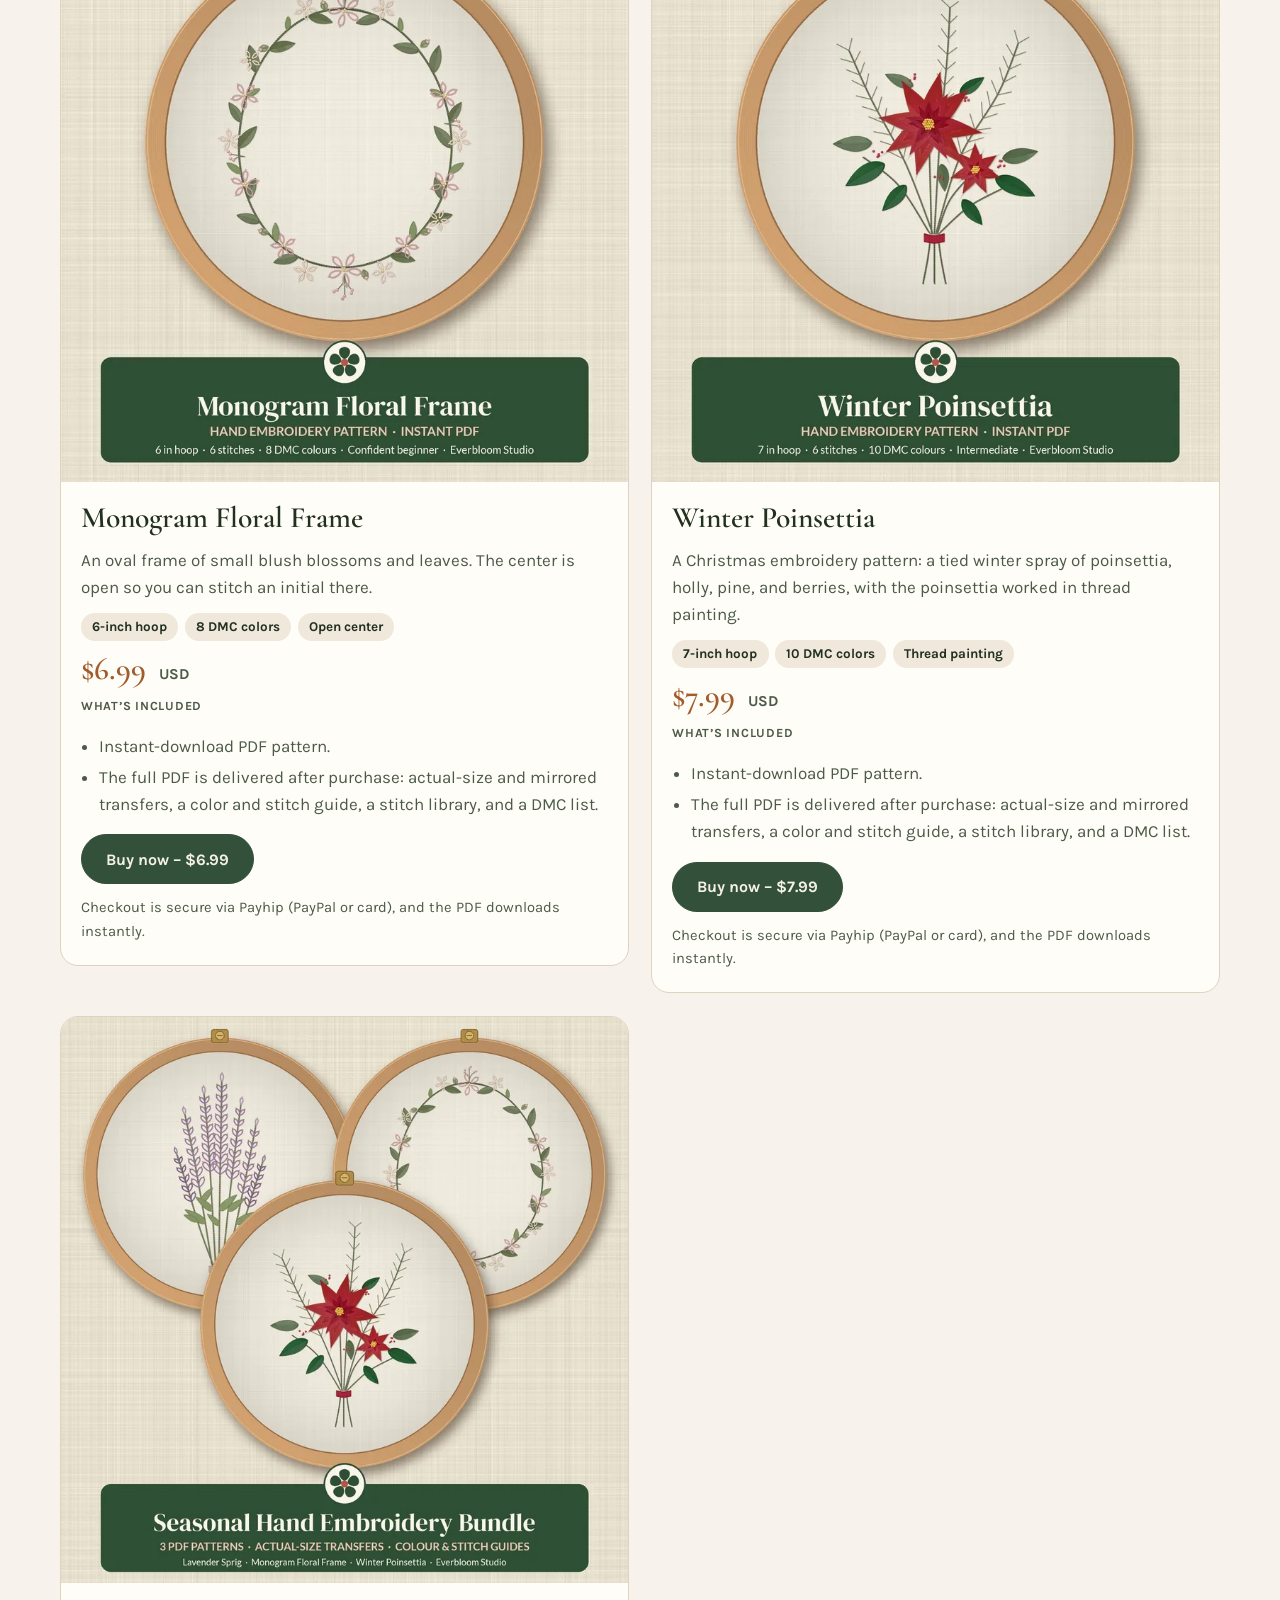
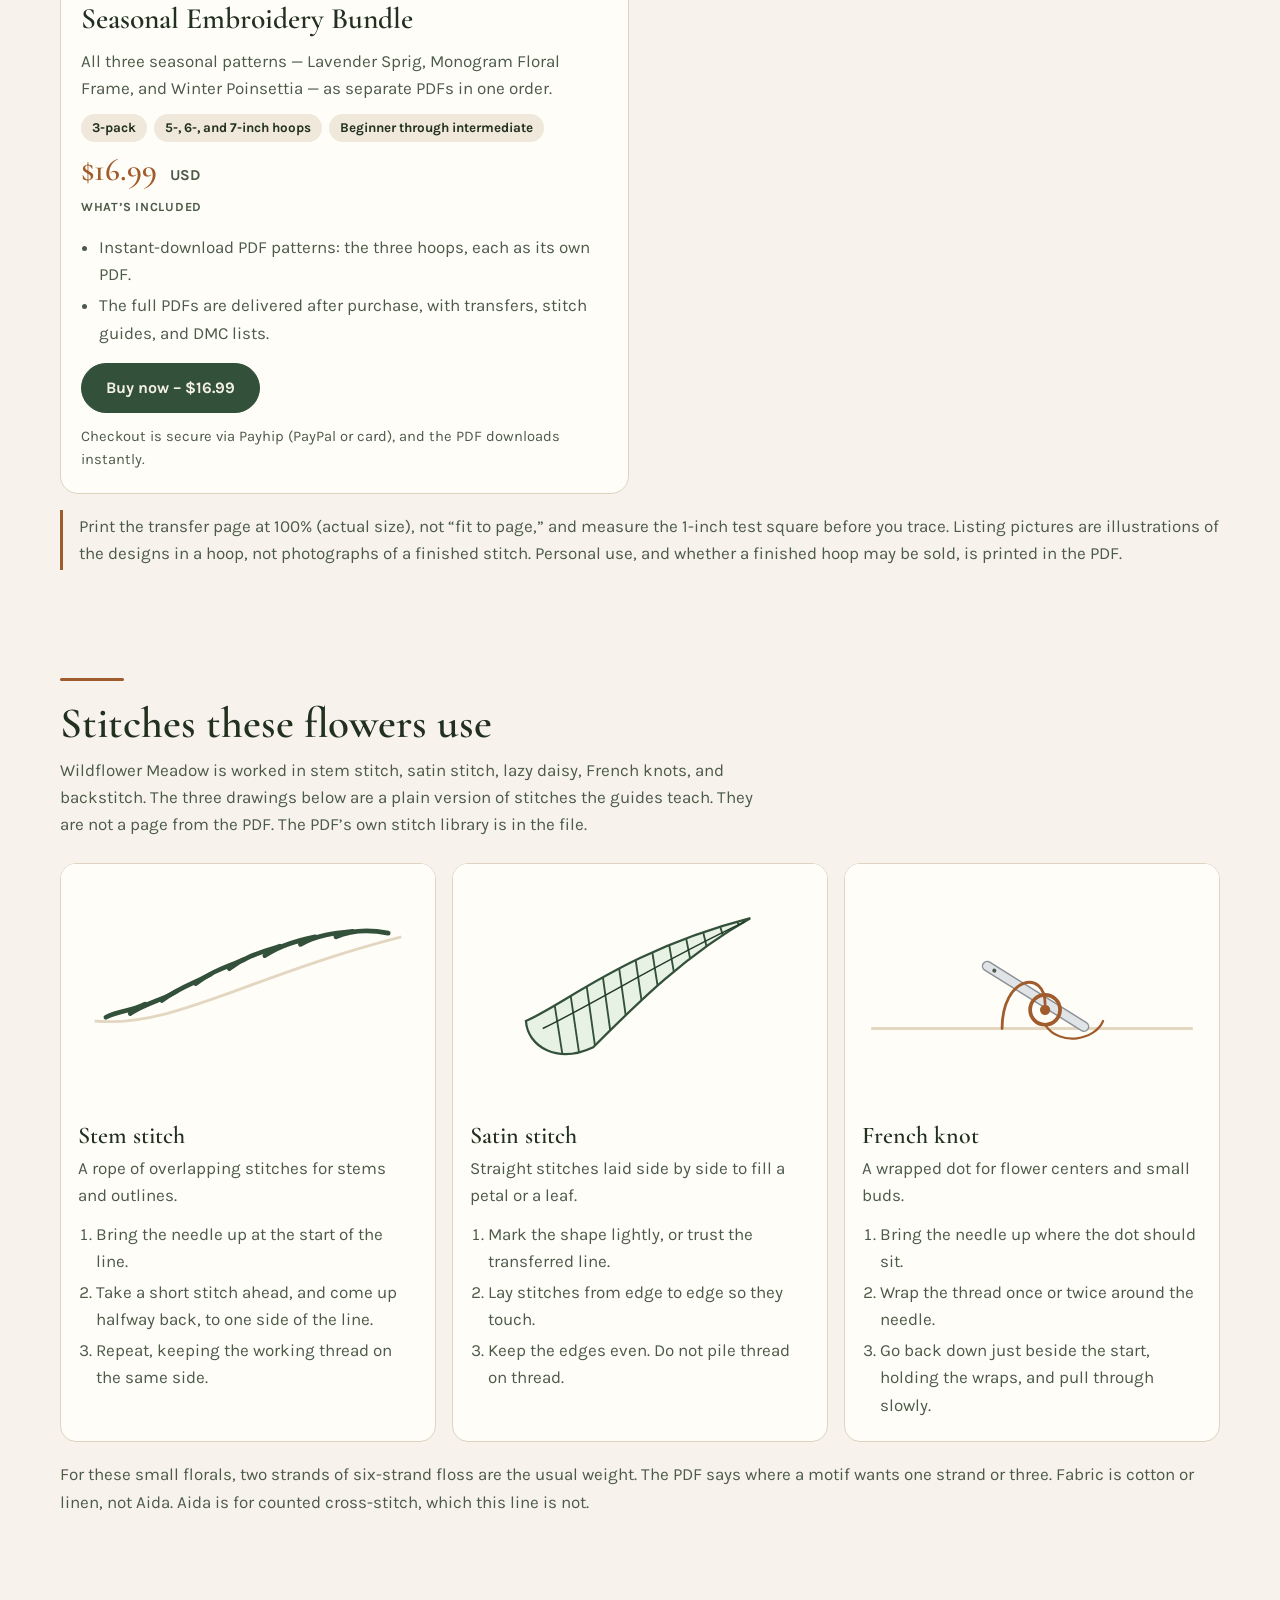
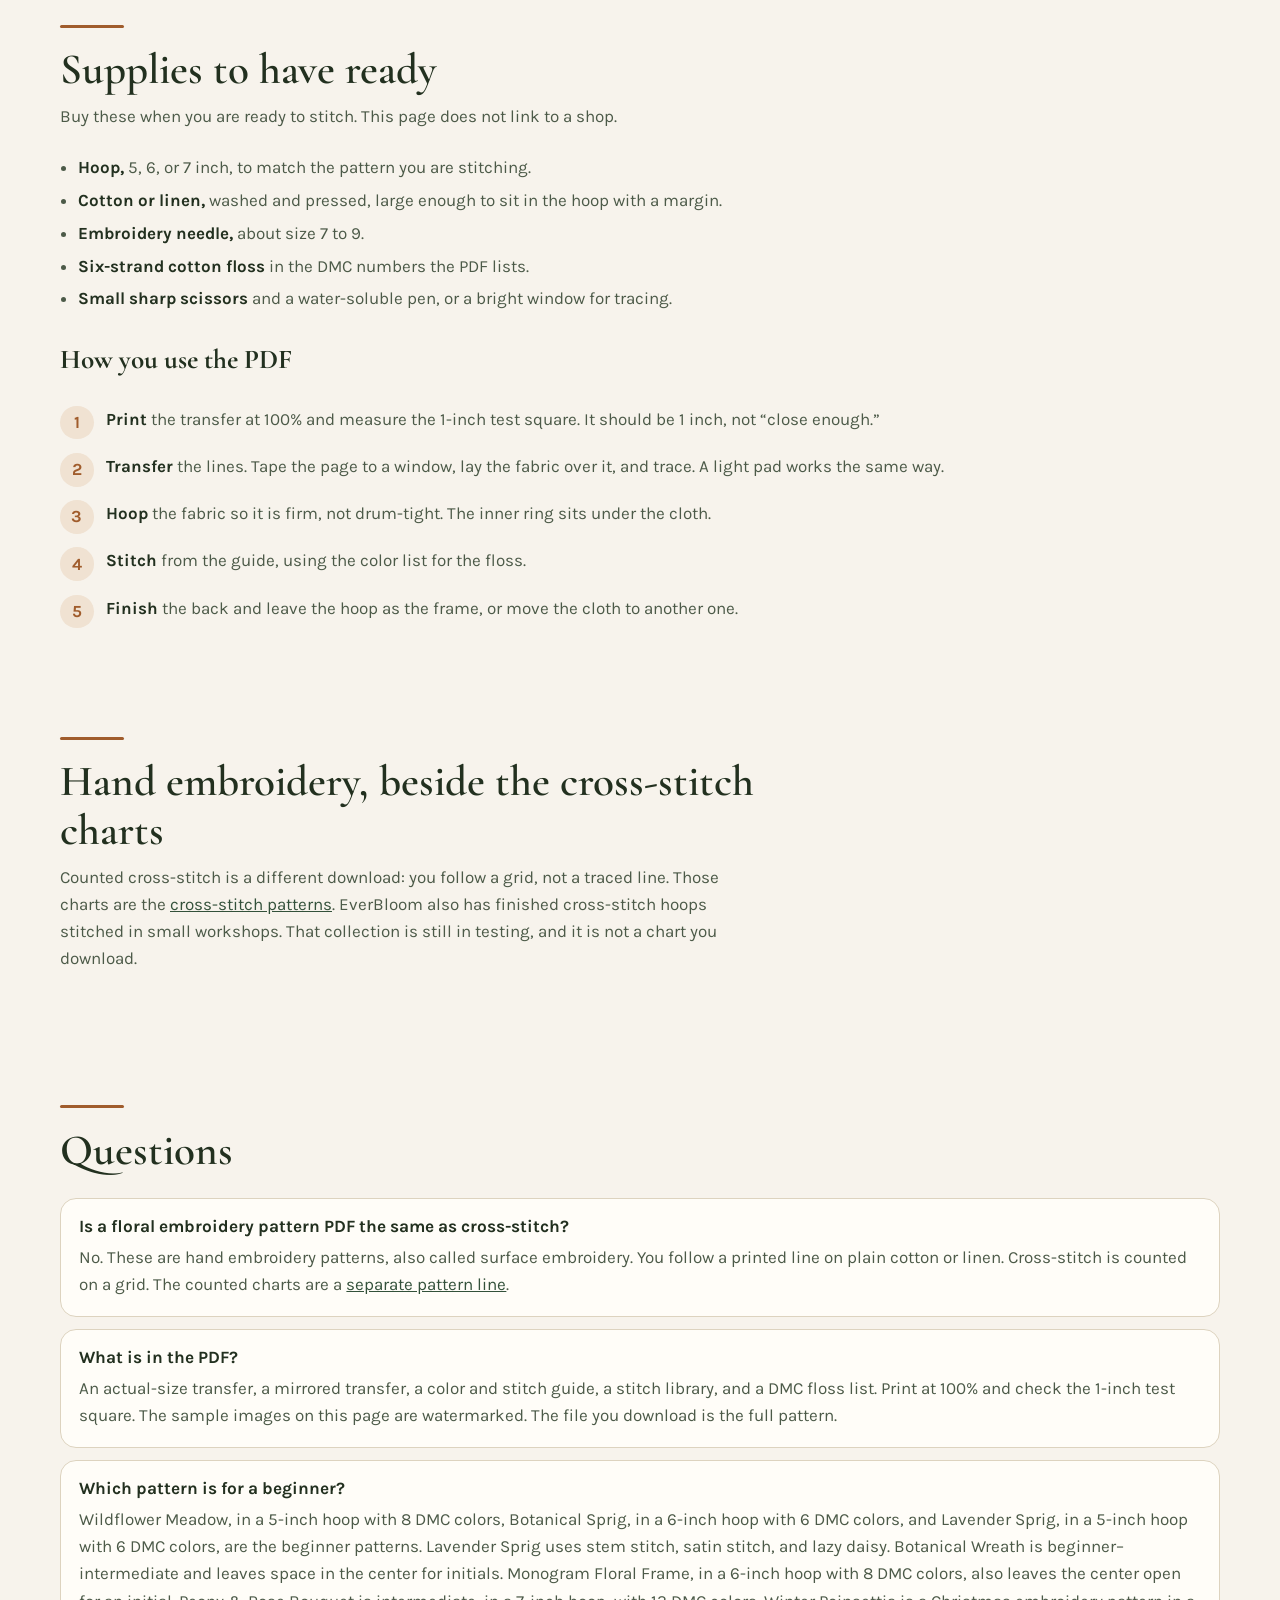
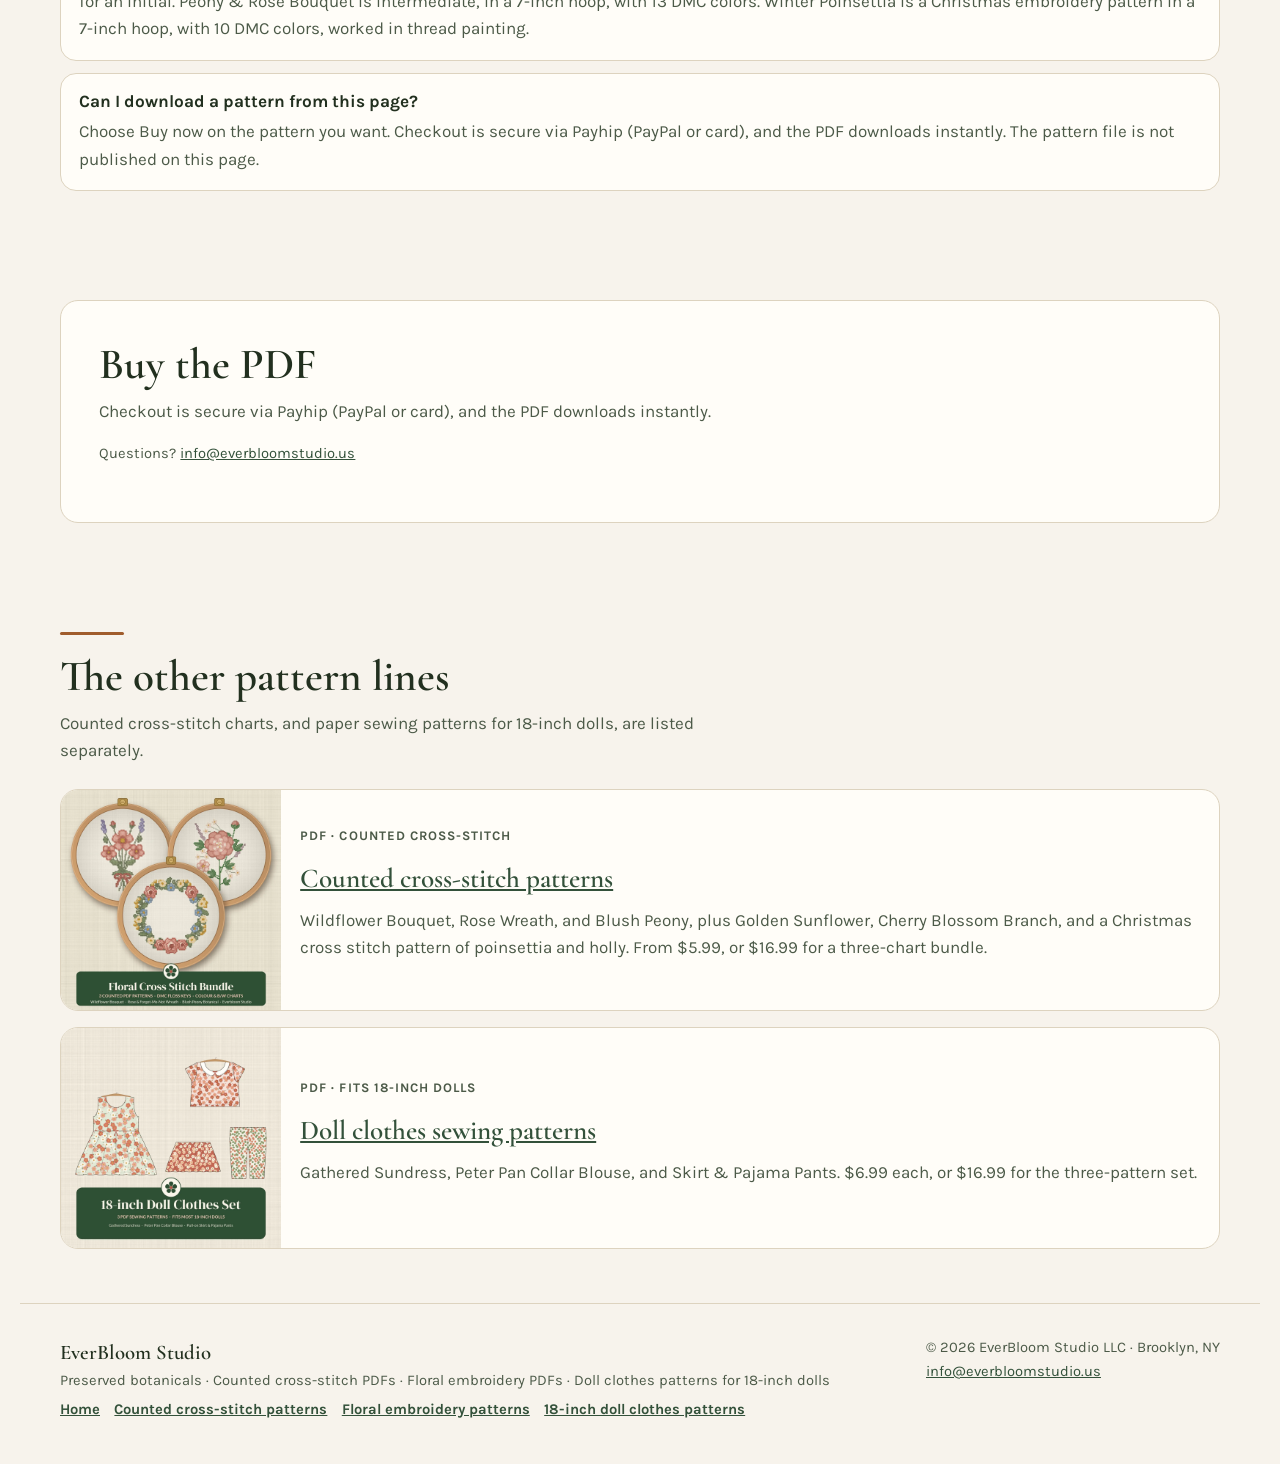
<file: patterns/embroidery/index.html>
<!doctype html>
<html lang="en">
  <head>
    <meta charset="utf-8" />
    <meta name="viewport" content="width=device-width, initial-scale=1, viewport-fit=cover" />
    <link rel="icon" href="/favicon.ico" sizes="16x16 32x32 48x48" />
    <link rel="icon" href="/favicon.svg" type="image/svg+xml" />
    <link rel="apple-touch-icon" href="/apple-touch-icon.png" />
    <meta name="color-scheme" content="light dark" />
    <meta name="description" content="Floral hand-embroidery PDF patterns: Wildflower Meadow, Botanical Wreath, and Peony and Rose Bouquet, plus Lavender Sprig, a monogram floral frame, and a Christmas winter poinsettia. Checkout is secure via Payhip (PayPal or card), and the PDF downloads instantly." />
    <link rel="canonical" href="https://everbloomstudio.us/patterns/embroidery/" />
    <meta property="og:type" content="website" />
    <meta property="og:locale" content="en_US" />
    <meta property="og:site_name" content="EverBloom Studio" />
    <meta property="og:title" content="Floral Hand Embroidery Patterns (PDF) — EverBloom Studio" />
    <meta property="og:description" content="Floral hand-embroidery PDF patterns: Wildflower Meadow, Botanical Wreath, and Peony and Rose Bouquet, plus Lavender Sprig, a monogram floral frame, and a Christmas winter poinsettia. Checkout is secure via Payhip (PayPal or card), and the PDF downloads instantly." />
    <meta property="og:url" content="https://everbloomstudio.us/patterns/embroidery/" />
    <meta property="og:image" content="https://everbloomstudio.us/assets/patterns/embroidery/floral-embroidery-bundle-3-pack-cover.webp" />
    <meta property="og:image:alt" content="Illustrated listing cover of three hand-embroidery hoops: a wildflower meadow, a peony and rose bouquet, and a leafy botanical wreath" />
    <meta name="twitter:card" content="summary_large_image" />
    <meta name="twitter:title" content="Floral Hand Embroidery Patterns (PDF) — EverBloom Studio" />
    <meta name="twitter:description" content="Floral hand-embroidery PDF patterns: Wildflower Meadow, Botanical Wreath, and Peony and Rose Bouquet, plus Lavender Sprig, a monogram floral frame, and a Christmas winter poinsettia. Checkout is secure via Payhip (PayPal or card), and the PDF downloads instantly." />
    <meta name="twitter:image" content="https://everbloomstudio.us/assets/patterns/embroidery/floral-embroidery-bundle-3-pack-cover.webp" />
    <title>Floral Hand Embroidery Patterns (PDF) — EverBloom Studio</title>
    <link rel="preconnect" href="https://fonts.googleapis.com" />
    <link rel="preconnect" href="https://fonts.gstatic.com" crossorigin />
    <link href="https://fonts.googleapis.com/css2?family=Cormorant+Garamond:ital,wght@0,500;0,600;1,500&family=Karla:wght@400;600;700&display=swap" rel="stylesheet" />
    <link rel="stylesheet" href="/assets/pattern-pages.css" />
    <script type="application/ld+json">
      {
        "@context": "https://schema.org",
        "@graph": [
          {
            "@type": "Organization",
            "@id": "https://everbloomstudio.us/#organization",
            "name": "EverBloom Studio",
            "legalName": "EverBloom Studio LLC",
            "url": "https://everbloomstudio.us/",
            "email": "info@everbloomstudio.us"
          },
          {
            "@type": "BreadcrumbList",
            "itemListElement": [
              {
                "@type": "ListItem",
                "position": 1,
                "name": "Home",
                "item": "https://everbloomstudio.us/"
              },
              {
                "@type": "ListItem",
                "position": 2,
                "name": "Floral hand embroidery patterns",
                "item": "https://everbloomstudio.us/patterns/embroidery/"
              }
            ]
          },
          {
            "@type": "CollectionPage",
            "@id": "https://everbloomstudio.us/patterns/embroidery/#webpage",
            "url": "https://everbloomstudio.us/patterns/embroidery/",
            "name": "Floral Hand Embroidery Patterns (PDF)",
            "description": "Floral hand-embroidery PDF patterns: Wildflower Meadow, Botanical Wreath, Peony and Rose Bouquet, Lavender Sprig, Monogram Floral Frame, and a Christmas winter poinsettia. Checkout is secure via Payhip (PayPal or card), and the PDF downloads instantly.",
            "inLanguage": "en",
            "isPartOf": { "@id": "https://everbloomstudio.us/#website" },
            "about": { "@id": "https://everbloomstudio.us/patterns/embroidery/#catalog" },
            "publisher": { "@id": "https://everbloomstudio.us/#organization" },
            "primaryImageOfPage": {
              "@type": "ImageObject",
              "url": "https://everbloomstudio.us/assets/patterns/embroidery/floral-embroidery-bundle-3-pack-cover.webp",
              "width": 1200,
              "height": 1200,
              "caption": "Illustrated listing cover of the floral hand-embroidery bundle."
            },
            "mainEntity": { "@id": "https://everbloomstudio.us/patterns/embroidery/#catalog" }
          },
          {
            "@type": "ItemList",
            "@id": "https://everbloomstudio.us/patterns/embroidery/#catalog",
            "name": "Floral hand embroidery PDF patterns",
            "itemListOrder": "https://schema.org/ItemListOrderAscending",
            "numberOfItems": 9,
            "itemListElement": [
              {
                "@type": "ListItem",
                "position": 1,
                "name": "Wildflower Meadow",
                "url": "https://everbloomstudio.us/patterns/embroidery/#wildflower-meadow"
              },
              {
                "@type": "ListItem",
                "position": 2,
                "name": "Botanical Wreath",
                "url": "https://everbloomstudio.us/patterns/embroidery/#botanical-wreath"
              },
              {
                "@type": "ListItem",
                "position": 3,
                "name": "Peony & Rose Bouquet",
                "url": "https://everbloomstudio.us/patterns/embroidery/#peony-rose-bouquet"
              },
              {
                "@type": "ListItem",
                "position": 4,
                "name": "Botanical Sprig",
                "url": "https://everbloomstudio.us/patterns/embroidery/#botanical-sprig"
              },
              {
                "@type": "ListItem",
                "position": 5,
                "name": "Floral Embroidery Bundle",
                "url": "https://everbloomstudio.us/patterns/embroidery/#floral-embroidery-bundle"
              },
              {
                "@type": "ListItem",
                "position": 6,
                "name": "Lavender Sprig",
                "url": "https://everbloomstudio.us/patterns/embroidery/#lavender-sprig"
              },
              {
                "@type": "ListItem",
                "position": 7,
                "name": "Monogram Floral Frame",
                "url": "https://everbloomstudio.us/patterns/embroidery/#monogram-floral-frame"
              },
              {
                "@type": "ListItem",
                "position": 8,
                "name": "Winter Poinsettia",
                "url": "https://everbloomstudio.us/patterns/embroidery/#winter-poinsettia"
              },
              {
                "@type": "ListItem",
                "position": 9,
                "name": "Seasonal Embroidery Bundle",
                "url": "https://everbloomstudio.us/patterns/embroidery/#seasonal-embroidery-bundle"
              }
            ]
          }
        ]
      }
    </script>
  </head>
  <body>
    <a class="skip" href="#content">Skip to content</a>
    <header class="nav">
      <a class="brand" href="/">
        <span class="name">Ever<em>Bloom</em> Studio</span>
        <span class="sub">Brooklyn · New York</span>
      </a>
      <nav class="nav-links" aria-label="Main">
        <a href="/#collections">Collections</a>
        <a href="/patterns/cross-stitch/">Cross-stitch patterns</a>
        <a href="/patterns/embroidery/" aria-current="page">Embroidery patterns</a>
        <a href="/patterns/doll-clothes/">Doll clothes</a>
        <a href="/#story">Our Story</a>
        <a href="/#wholesale">Wholesale</a>
        <a href="/#contact">Contact</a>
      </nav>
    </header>
    <p class="banner" role="status">Checkout is secure via Payhip (PayPal or card), and the PDF downloads instantly.</p>
    <main id="content">
      <p class="crumbs"><a href="/">Home</a> · Floral embroidery patterns</p>
      <div class="hero">
        <div>
          <p class="kicker">PDF · Hand embroidery</p>
          <h1>Floral embroidery patterns, <span class="accent">stitched by hand.</span></h1>
          <p class="lede">
            Printable patterns for flowers you keep in thread: an actual-size transfer,
            a mirrored transfer, a color and stitch guide, and a DMC list. The floral set
            is a meadow, a wreath, and a peony and rose bouquet. The seasonal set adds a
            lavender sprig, a monogram frame with an open center, and a Christmas embroidery
            pattern of a winter poinsettia spray. This is surface embroidery on plain cotton
            or linen, not counted cross-stitch.
          </p>
          <p class="price-line">Patterns <strong>from $5.99</strong> · three-pattern bundles $16.99</p>
          <div class="cta-row">
            <a class="btn btn-solid" href="#catalog">See the patterns</a>
            <a class="btn btn-ghost" href="#whats-inside">What’s in the PDF</a>
          </div>
          <div class="hero-meta">
            <span>Hand embroidery, not cross-stitch</span>
            <span>Print the transfer at 100%</span>
            <span>Instant PDF download</span>
          </div>
        </div>
        <figure class="hero-photo">
          <img class="plate cover" src="/assets/patterns/embroidery/floral-embroidery-bundle-3-pack-cover.webp" width="1200" height="1200" alt="Illustrated listing cover of three hand-embroidery hoops: a wildflower meadow tied with a band, a peony and rose bouquet, and a leafy wreath with an open center" />
          <figcaption><strong>Floral bundle.</strong> Listing art for the three hoops. These are illustrations of the designs, not photographs of finished stitching.</figcaption>
        </figure>
      </div>

      <section id="whats-inside" class="prose">
        <div class="sec-head">
          <div class="rule"></div>
          <h2>A floral embroidery pattern PDF, explained</h2>
          <p>Each pattern is one instant-download PDF you print at home. The pictures lower on this page are watermarked samples. The full PDF, without the SAMPLE mark, is delivered after purchase. Nothing on this page is the pattern file itself.</p>
        </div>
        <ul class="include">
          <li>
            <h3>An actual-size transfer</h3>
            <p>The line drawing sized for the hoop named on the pattern. Print at 100% and check the 1-inch test square before you trace.</p>
          </li>
          <li>
            <h3>A mirrored transfer</h3>
            <p>The same drawing reversed, for the transfer methods that need a mirror image.</p>
          </li>
          <li>
            <h3>A color and stitch guide</h3>
            <p>Each part of the flower is numbered, with the stitch, the DMC color, and how many strands to use.</p>
          </li>
          <li>
            <h3>A stitch library and a DMC list</h3>
            <p>The stitches the motif uses, taught in the file, plus the cotton floss numbers. The numbers name the colors.</p>
          </li>
        </ul>
      </section>

      <section id="catalog">
        <div class="sec-head">
          <div class="rule"></div>
          <h2>The patterns</h2>
          <p>Wildflower Meadow is the beginner hoop. Botanical Wreath sits between beginner and intermediate and leaves the center open for initials. Peony &amp; Rose Bouquet is intermediate. Three singles add up to $20.97; the floral bundle is $16.99. The seasonal hoops sit beside them. Lavender Sprig is beginner, in stem stitch, satin stitch, and lazy daisy. Monogram Floral Frame leaves the center open for an initial. Winter Poinsettia is a Christmas embroidery pattern, a tied spray worked with thread painting. Those three singles also add up to $20.97; the seasonal bundle is $16.99.</p>
        </div>
        <div class="catalog">
          <article class="product" id="wildflower-meadow">
            <img class="cover" src="/assets/patterns/embroidery/wildflower-meadow-listing-cover.webp" width="1200" height="1200" alt="Listing cover for Wildflower Meadow: a 5-inch hand-embroidery hoop with daisies, a lavender spike, and a tied stem bundle, labeled 8 DMC colors, beginner" loading="lazy" />
            <div class="product-body">
              <h3>Wildflower Meadow</h3>
              <p class="blurb">Daisies, a lavender spike, and a small filler sprig, gathered with a band. The hoop to start with if you have not stitched a flower before.</p>
              <figure class="preview">
                <a class="zoom" href="/assets/patterns/embroidery/wildflower-meadow-preview.webp">
                  <img src="/assets/patterns/embroidery/wildflower-meadow-preview.webp" width="1200" height="1200" alt="Sample preview of the Wildflower Meadow PDF, marked SAMPLE: an actual-size transfer with a 1-inch test square beside a color and stitch guide for 8 DMC colors" loading="lazy" />
                </a>
                <figcaption>Watermarked sample of the transfer and the stitch guide. Click to enlarge. The PDF you download after purchase does not carry the SAMPLE mark.</figcaption>
              </figure>
              <ul class="specs">
                <li>5-inch hoop</li>
                <li>8 DMC colors</li>
                <li>Beginner</li>
              </ul>
              <p class="price">$5.99 <span>USD</span></p>
              <p class="includes-label">What’s included</p>
              <ul class="includes">
                <li>Instant-download PDF pattern.</li>
                <li>The full PDF is delivered after purchase: actual-size and mirrored transfers, a color and stitch guide, a stitch library, and a DMC list.</li>
              </ul>
              <a class="btn btn-solid" href="https://payhip.com/b/2zfRF" target="_blank" rel="noopener">Buy now – $5.99</a>
              <p class="order-note">Checkout is secure via Payhip (PayPal or card), and the PDF downloads instantly.</p>
            </div>
          </article>

          <article class="product" id="botanical-wreath">
            <img class="cover" src="/assets/patterns/embroidery/botanical-wreath-listing-cover.webp" width="1200" height="1200" alt="Listing cover for Botanical Wreath: a 6-inch hand-embroidery hoop with a leafy wreath, small roses, and an open center left for initials" loading="lazy" />
            <div class="product-body">
              <h3>Botanical Wreath</h3>
              <p class="blurb">A ring of leaves with small roses and forget-me-nots at the top and bottom. The center is open so you can stitch initials there.</p>
              <figure class="preview">
                <a class="zoom" href="/assets/patterns/embroidery/botanical-wreath-preview.webp">
                  <img src="/assets/patterns/embroidery/botanical-wreath-preview.webp" width="1200" height="1200" alt="Sample preview of the Botanical Wreath PDF, marked SAMPLE: a 6-inch actual-size transfer with an open center and a 1-inch test square, beside a color and stitch guide" loading="lazy" />
                </a>
                <figcaption>Watermarked sample. The transfer is drawn for a 6-inch hoop and leaves the middle empty.</figcaption>
              </figure>
              <ul class="specs">
                <li>6-inch hoop</li>
                <li>Space for initials</li>
                <li>Beginner–intermediate</li>
              </ul>
              <p class="price">$6.99 <span>USD</span></p>
              <p class="includes-label">What’s included</p>
              <ul class="includes">
                <li>Instant-download PDF pattern.</li>
                <li>The full PDF is delivered after purchase: actual-size and mirrored transfers, a color and stitch guide, a stitch library, and a DMC list.</li>
              </ul>
              <a class="btn btn-solid" href="https://payhip.com/b/c02yD" target="_blank" rel="noopener">Buy now – $6.99</a>
              <p class="order-note">Checkout is secure via Payhip (PayPal or card), and the PDF downloads instantly.</p>
            </div>
          </article>

          <article class="product" id="peony-rose-bouquet">
            <img class="cover" src="/assets/patterns/embroidery/peony-rose-bouquet-listing-cover.webp" width="1200" height="1200" alt="Listing cover for Peony and Rose Bouquet: a 7-inch hand-embroidery hoop with a blush peony, a rose, lavender spikes, and a tied stem bundle, labeled 13 DMC colors, intermediate" loading="lazy" />
            <div class="product-body">
              <h3>Peony &amp; Rose Bouquet</h3>
              <p class="blurb">A filled bouquet: a peony, a rose, buds, lavender, and small filler sprigs, tied at the stems. The most stitches of the three.</p>
              <figure class="preview">
                <a class="zoom" href="/assets/patterns/embroidery/peony-rose-bouquet-preview.webp">
                  <img src="/assets/patterns/embroidery/peony-rose-bouquet-preview.webp" width="1200" height="1200" alt="Sample preview of the Peony and Rose Bouquet PDF, marked SAMPLE: a 7-inch actual-size transfer with a 1-inch test square beside a color and stitch guide for 13 DMC colors" loading="lazy" />
                </a>
                <figcaption>Watermarked sample of the 7-inch transfer and the stitch guide. The full PDF is delivered after purchase.</figcaption>
              </figure>
              <ul class="specs">
                <li>7-inch hoop</li>
                <li>13 DMC colors</li>
                <li>Intermediate</li>
              </ul>
              <p class="price">$7.99 <span>USD</span></p>
              <p class="includes-label">What’s included</p>
              <ul class="includes">
                <li>Instant-download PDF pattern.</li>
                <li>The full PDF is delivered after purchase: actual-size and mirrored transfers, a color and stitch guide, a stitch library, and a DMC list.</li>
              </ul>
              <a class="btn btn-solid" href="https://payhip.com/b/sxNbQ" target="_blank" rel="noopener">Buy now – $7.99</a>
              <p class="order-note">Checkout is secure via Payhip (PayPal or card), and the PDF downloads instantly.</p>
            </div>
          </article>
          <article class="product" id="botanical-sprig">
              <img class="cover" src="/assets/patterns/embroidery/listing-em-cover-1.png" width="1700" height="2200" alt="Listing cover for Botanical Sprig: a hand-embroidery pattern of a botanical sprig with leaves, flowers and berries in a gold hoop, labeled 6 DMC colors, beginner" loading="lazy" />
          <div class="product-body">
              <h3>Botanical Sprig</h3>
              <p class="blurb">A graceful botanical sprig with leaves, flowers and berries, drawn for a 6-inch hoop. Four beginner stitches, six DMC colors, and a full stitch guide.</p>
              <ul class="specs">
                <li>Fits a 6-inch hoop</li>
                <li>6 DMC colors</li>
                <li>Beginner</li>
              </ul>
              <p class="price">$5.90 <span>USD</span></p>
              <p class="includes-label">What’s included</p>
              <ul class="includes">
              <li>Instant-download PDF pattern.</li>
                <li>The full PDF is delivered after purchase: actual-size and mirrored transfers, a color and stitch guide, and a DMC list.</li>
              </ul>
              <a class="btn btn-solid" href="https://payhip.com/b/r2SYg" target="_blank" rel="noopener">Buy now – $5.90</a>
              <p class="order-note">Checkout is secure via Payhip (PayPal or card), and the PDF downloads instantly.</p>
            </div>
          </article>                

          <article class="product" id="floral-embroidery-bundle">
            <img class="cover" src="/assets/patterns/embroidery/floral-embroidery-bundle-3-pack-cover.webp" width="1200" height="1200" alt="Listing cover for the floral hand-embroidery 3-pack: Wildflower Meadow, Botanical Wreath, and Peony and Rose Bouquet shown together in three hoops" loading="lazy" />
            <div class="product-body">
              <h3>Floral Embroidery Bundle</h3>
              <p class="blurb">All three patterns — Wildflower Meadow, Botanical Wreath, and Peony &amp; Rose Bouquet — as separate PDFs in one order.</p>
              <ul class="specs">
                <li>3-pack</li>
                <li>5-, 6-, and 7-inch hoops</li>
                <li>Beginner through intermediate</li>
              </ul>
              <p class="price">$16.99 <span>USD</span></p>
              <p class="includes-label">What’s included</p>
              <ul class="includes">
                <li>Instant-download PDF patterns: the three hoops, each as its own PDF.</li>
                <li>The full PDFs are delivered after purchase, with transfers, stitch guides, and DMC lists.</li>
              </ul>
              <a class="btn btn-solid" href="https://payhip.com/b/TmyHR" target="_blank" rel="noopener">Buy now – $16.99</a>
              <p class="order-note">Checkout is secure via Payhip (PayPal or card), and the PDF downloads instantly.</p>
            </div>
          </article>

          <article class="product" id="lavender-sprig">
            <img class="cover" src="/assets/patterns/embroidery/lavender-sprig-listing-cover.webp" width="800" height="800" alt="Listing cover for Lavender Sprig: a 5-inch hand-embroidery hoop with purple lavender stems, green leaves, and a tied base, labeled 6 DMC colors, beginner" loading="lazy" />
            <div class="product-body">
              <h3>Lavender Sprig</h3>
              <p class="blurb">A tied bunch of French lavender. A beginner hoop, worked in stem stitch, satin stitch, and lazy daisy.</p>
              <ul class="specs">
                <li>5-inch hoop</li>
                <li>6 DMC colors</li>
                <li>Beginner</li>
              </ul>
              <p class="price">$5.99 <span>USD</span></p>
              <p class="includes-label">What’s included</p>
              <ul class="includes">
                <li>Instant-download PDF pattern.</li>
                <li>The full PDF is delivered after purchase: actual-size and mirrored transfers, a color and stitch guide, a stitch library, and a DMC list.</li>
              </ul>
              <a class="btn btn-solid" href="https://payhip.com/b/0mNpW" target="_blank" rel="noopener">Buy now – $5.99</a>
              <p class="order-note">Checkout is secure via Payhip (PayPal or card), and the PDF downloads instantly.</p>
            </div>
          </article>

          <article class="product" id="monogram-floral-frame">
            <img class="cover" src="/assets/patterns/embroidery/monogram-floral-frame-listing-cover.webp" width="800" height="800" alt="Listing cover for Monogram Floral Frame: a 6-inch hand-embroidery hoop with an oval of green leaves and small pink blossoms, the center open for an initial, labeled 8 DMC colors" loading="lazy" />
            <div class="product-body">
              <h3>Monogram Floral Frame</h3>
              <p class="blurb">An oval frame of small blush blossoms and leaves. The center is open so you can stitch an initial there.</p>
              <ul class="specs">
                <li>6-inch hoop</li>
                <li>8 DMC colors</li>
                <li>Open center</li>
              </ul>
              <p class="price">$6.99 <span>USD</span></p>
              <p class="includes-label">What’s included</p>
              <ul class="includes">
                <li>Instant-download PDF pattern.</li>
                <li>The full PDF is delivered after purchase: actual-size and mirrored transfers, a color and stitch guide, a stitch library, and a DMC list.</li>
              </ul>
              <a class="btn btn-solid" href="https://payhip.com/b/esDOA" target="_blank" rel="noopener">Buy now – $6.99</a>
              <p class="order-note">Checkout is secure via Payhip (PayPal or card), and the PDF downloads instantly.</p>
            </div>
          </article>

          <article class="product" id="winter-poinsettia">
            <img class="cover" src="/assets/patterns/embroidery/winter-poinsettia-listing-cover.webp" width="800" height="800" alt="Listing cover for Winter Poinsettia: a 7-inch hand-embroidery hoop with a Christmas spray of red poinsettias, holly, pine, and berries tied with a red band, labeled 10 DMC colors" loading="lazy" />
            <div class="product-body">
              <h3>Winter Poinsettia</h3>
              <p class="blurb">A Christmas embroidery pattern: a tied winter spray of poinsettia, holly, pine, and berries, with the poinsettia worked in thread painting.</p>
              <ul class="specs">
                <li>7-inch hoop</li>
                <li>10 DMC colors</li>
                <li>Thread painting</li>
              </ul>
              <p class="price">$7.99 <span>USD</span></p>
              <p class="includes-label">What’s included</p>
              <ul class="includes">
                <li>Instant-download PDF pattern.</li>
                <li>The full PDF is delivered after purchase: actual-size and mirrored transfers, a color and stitch guide, a stitch library, and a DMC list.</li>
              </ul>
              <a class="btn btn-solid" href="https://payhip.com/b/yrEtS" target="_blank" rel="noopener">Buy now – $7.99</a>
              <p class="order-note">Checkout is secure via Payhip (PayPal or card), and the PDF downloads instantly.</p>
            </div>
          </article>

          <article class="product" id="seasonal-embroidery-bundle">
            <img class="cover" src="/assets/patterns/embroidery/seasonal-embroidery-bundle-cover.webp" width="800" height="800" alt="Listing cover for the Seasonal Embroidery Bundle: three hand-embroidery hoops showing Lavender Sprig, Monogram Floral Frame, and a Christmas winter poinsettia spray" loading="lazy" />
            <div class="product-body">
              <h3>Seasonal Embroidery Bundle</h3>
              <p class="blurb">All three seasonal patterns — Lavender Sprig, Monogram Floral Frame, and Winter Poinsettia — as separate PDFs in one order.</p>
              <ul class="specs">
                <li>3-pack</li>
                <li>5-, 6-, and 7-inch hoops</li>
                <li>Beginner through intermediate</li>
              </ul>
              <p class="price">$16.99 <span>USD</span></p>
              <p class="includes-label">What’s included</p>
              <ul class="includes">
                <li>Instant-download PDF patterns: the three hoops, each as its own PDF.</li>
                <li>The full PDFs are delivered after purchase, with transfers, stitch guides, and DMC lists.</li>
              </ul>
              <a class="btn btn-solid" href="https://payhip.com/b/cOmoZ" target="_blank" rel="noopener">Buy now – $16.99</a>
              <p class="order-note">Checkout is secure via Payhip (PayPal or card), and the PDF downloads instantly.</p>
            </div>
          </article>
        </div>
        <p class="note">Print the transfer page at 100% (actual size), not “fit to page,” and measure the 1-inch test square before you trace. Listing pictures are illustrations of the designs in a hoop, not photographs of a finished stitch. Personal use, and whether a finished hoop may be sold, is printed in the PDF.</p>
      </section>

      <section id="stitches" class="prose">
        <div class="sec-head">
          <div class="rule"></div>
          <h2>Stitches these flowers use</h2>
          <p>Wildflower Meadow is worked in stem stitch, satin stitch, lazy daisy, French knots, and backstitch. The three drawings below are a plain version of stitches the guides teach. They are not a page from the PDF. The PDF’s own stitch library is in the file.</p>
        </div>
        <div class="stitch-grid">
          <article>
            <img src="/assets/patterns/stitch-stem.svg" width="400" height="260" alt="Diagram of stem stitch: short overlapping stitches along a curved line" />
            <div>
              <h3>Stem stitch</h3>
              <p>A rope of overlapping stitches for stems and outlines.</p>
              <ol>
                <li>Bring the needle up at the start of the line.</li>
                <li>Take a short stitch ahead, and come up halfway back, to one side of the line.</li>
                <li>Repeat, keeping the working thread on the same side.</li>
              </ol>
            </div>
          </article>
          <article>
            <img src="/assets/patterns/stitch-satin.svg" width="400" height="260" alt="Diagram of satin stitch: parallel straight stitches filling a leaf" />
            <div>
              <h3>Satin stitch</h3>
              <p>Straight stitches laid side by side to fill a petal or a leaf.</p>
              <ol>
                <li>Mark the shape lightly, or trust the transferred line.</li>
                <li>Lay stitches from edge to edge so they touch.</li>
                <li>Keep the edges even. Do not pile thread on thread.</li>
              </ol>
            </div>
          </article>
          <article>
            <img src="/assets/patterns/stitch-french-knot.svg" width="400" height="260" alt="Diagram of a French knot: thread wrapped at the needle, sitting on the fabric as a dot" />
            <div>
              <h3>French knot</h3>
              <p>A wrapped dot for flower centers and small buds.</p>
              <ol>
                <li>Bring the needle up where the dot should sit.</li>
                <li>Wrap the thread once or twice around the needle.</li>
                <li>Go back down just beside the start, holding the wraps, and pull through slowly.</li>
              </ol>
            </div>
          </article>
        </div>
        <p style="margin-top:1.2rem">For these small florals, two strands of six-strand floss are the usual weight. The PDF says where a motif wants one strand or three. Fabric is cotton or linen, not Aida. Aida is for counted cross-stitch, which this line is not.</p>
      </section>

      <section id="supplies">
        <div class="sec-head">
          <div class="rule"></div>
          <h2>Supplies to have ready</h2>
          <p>Buy these when you are ready to stitch. This page does not link to a shop.</p>
        </div>
        <ul class="supply">
          <li><strong>Hoop,</strong> 5, 6, or 7 inch, to match the pattern you are stitching.</li>
          <li><strong>Cotton or linen,</strong> washed and pressed, large enough to sit in the hoop with a margin.</li>
          <li><strong>Embroidery needle,</strong> about size 7 to 9.</li>
          <li><strong>Six-strand cotton floss</strong> in the DMC numbers the PDF lists.</li>
          <li><strong>Small sharp scissors</strong> and a water-soluble pen, or a bright window for tracing.</li>
        </ul>
        <h3 class="sec-head" style="margin-top:1.6rem;font-family:'Cormorant Garamond',Georgia,serif;font-size:1.7rem">How you use the PDF</h3>
        <ol class="steps">
          <li><span class="n">1</span><p><strong>Print</strong> the transfer at 100% and measure the 1-inch test square. It should be 1 inch, not “close enough.”</p></li>
          <li><span class="n">2</span><p><strong>Transfer</strong> the lines. Tape the page to a window, lay the fabric over it, and trace. A light pad works the same way.</p></li>
          <li><span class="n">3</span><p><strong>Hoop</strong> the fabric so it is firm, not drum-tight. The inner ring sits under the cloth.</p></li>
          <li><span class="n">4</span><p><strong>Stitch</strong> from the guide, using the color list for the floss.</p></li>
          <li><span class="n">5</span><p><strong>Finish</strong> the back and leave the hoop as the frame, or move the cloth to another one.</p></li>
        </ol>
      </section>

      <section class="prose" id="not-cross-stitch">
        <div class="sec-head">
          <div class="rule"></div>
          <h2>Hand embroidery, beside the cross-stitch charts</h2>
          <p>Counted cross-stitch is a different download: you follow a grid, not a traced line. Those charts are the <a href="/patterns/cross-stitch/">cross-stitch patterns</a>. EverBloom also has finished cross-stitch hoops stitched in small workshops. That collection is still in testing, and it is not a chart you download.</p>
        </div>
      </section>

      <section id="questions">
        <div class="sec-head">
          <div class="rule"></div>
          <h2>Questions</h2>
        </div>
        <div class="faq">
          <article>
            <h3>Is a floral embroidery pattern PDF the same as cross-stitch?</h3>
            <p>No. These are hand embroidery patterns, also called surface embroidery. You follow a printed line on plain cotton or linen. Cross-stitch is counted on a grid. The counted charts are a <a href="/patterns/cross-stitch/">separate pattern line</a>.</p>
          </article>
          <article>
            <h3>What is in the PDF?</h3>
            <p>An actual-size transfer, a mirrored transfer, a color and stitch guide, a stitch library, and a DMC floss list. Print at 100% and check the 1-inch test square. The sample images on this page are watermarked. The file you download is the full pattern.</p>
          </article>
          <article>
            <h3>Which pattern is for a beginner?</h3>
            <p>Wildflower Meadow, in a 5-inch hoop with 8 DMC colors, Botanical Sprig, in a 6-inch hoop with 6 DMC colors, and Lavender Sprig, in a 5-inch hoop with 6 DMC colors, are the beginner patterns. Lavender Sprig uses stem stitch, satin stitch, and lazy daisy. Botanical Wreath is beginner–intermediate and leaves space in the center for initials. Monogram Floral Frame, in a 6-inch hoop with 8 DMC colors, also leaves the center open for an initial. Peony &amp; Rose Bouquet is intermediate, in a 7-inch hoop, with 13 DMC colors. Winter Poinsettia is a Christmas embroidery pattern in a 7-inch hoop, with 10 DMC colors, worked in thread painting.</p>
          </article>
          <article>
            <h3>Can I download a pattern from this page?</h3>
            <p>Choose Buy now on the pattern you want. Checkout is secure via Payhip (PayPal or card), and the PDF downloads instantly. The pattern file is not published on this page.</p>
          </article>
        </div>
      </section>

      <section>
        <div class="panel panel-light" id="order">
          <h2>Buy the PDF</h2>
          <p>Checkout is secure via Payhip (PayPal or card), and the PDF downloads instantly.</p>
          <p class="order-note">Questions? <a href="mailto:info@everbloomstudio.us">info@everbloomstudio.us</a></p>
        </div>
      </section>

      <section>
        <div class="sec-head">
          <div class="rule"></div>
          <h2>The other pattern lines</h2>
          <p>Counted cross-stitch charts, and paper sewing patterns for 18-inch dolls, are listed separately.</p>
        </div>
        <article class="related">
          <img src="/assets/patterns/cross-stitch/floral-bundle-3-pack-cover.webp" width="1200" height="1200" alt="Illustrated listing cover of three counted cross-stitch hoops: a wildflower bouquet, a blush peony, and a rose wreath" loading="lazy" />
          <div>
            <p class="kicker">PDF · Counted cross-stitch</p>
            <h3><a href="/patterns/cross-stitch/">Counted cross-stitch patterns</a></h3>
            <p>Wildflower Bouquet, Rose Wreath, and Blush Peony, plus Golden Sunflower, Cherry Blossom Branch, and a Christmas cross stitch pattern of poinsettia and holly. From $5.99, or $16.99 for a three-chart bundle.</p>
          </div>
        </article>
        <article class="related" style="margin-top:1rem">
          <img src="/assets/patterns/doll-clothes/doll-clothes-3-pack-bundle-cover.webp" width="1200" height="1200" alt="Illustrated listing cover of an 18-inch doll wardrobe: a gathered floral sundress, a Peter Pan collar blouse, a pull-on skirt, and pajama pants" loading="lazy" />
          <div>
            <p class="kicker">PDF · Fits 18-inch dolls</p>
            <h3><a href="/patterns/doll-clothes/">Doll clothes sewing patterns</a></h3>
            <p>Gathered Sundress, Peter Pan Collar Blouse, and Skirt &amp; Pajama Pants. $6.99 each, or $16.99 for the three-pattern set.</p>
          </div>
        </article>
      </section>
    </main>
    <dialog class="lightbox" id="lightbox" aria-label="Enlarged pattern preview">
      <form method="dialog">
        <button class="close" type="submit">Close</button>
      </form>
      <div id="lightboxFrame"></div>
    </dialog>
    <footer>
      <div>
        <div class="fname">EverBloom Studio</div>
        <div>Preserved botanicals · Counted cross-stitch PDFs · Floral embroidery PDFs · Doll clothes patterns for 18-inch dolls</div>
        <nav aria-label="Footer">
          <a href="/">Home</a>
          <a href="/patterns/cross-stitch/">Counted cross-stitch patterns</a>
          <a href="/patterns/embroidery/">Floral embroidery patterns</a>
          <a href="/patterns/doll-clothes/">18-inch doll clothes patterns</a>
        </nav>
      </div>
      <div>
        © 2026 EverBloom Studio LLC · Brooklyn, NY<br />
        <a href="mailto:info@everbloomstudio.us">info@everbloomstudio.us</a>
      </div>
    </footer>
    <script>
      (function () {
        var dialog = document.getElementById("lightbox");
        var frame = document.getElementById("lightboxFrame");
        document.querySelectorAll("a.zoom").forEach(function (link) {
          link.addEventListener("click", function (event) {
            if (!dialog || !dialog.showModal) return;
            event.preventDefault();
            var img = link.querySelector("img");
            frame.textContent = "";
            var full = document.createElement("img");
            full.src = link.getAttribute("href");
            full.width = 1200;
            full.height = 1200;
            full.alt = img ? img.alt : "";
            frame.appendChild(full);
            dialog.showModal();
          });
        });
        if (dialog) {
          dialog.addEventListener("click", function (event) {
            if (event.target === dialog) dialog.close();
          });
          dialog.addEventListener("close", function () {
            frame.textContent = "";
          });
        }
        var btn = document.getElementById("copyBtn");
        var note = document.getElementById("copyNote");
        var email = "info@everbloomstudio.us";
        if (!btn) return;
        btn.addEventListener("click", function () {
          function done() { note.textContent = "Copied — paste it into your mail app."; }
          function fallback() {
            var ta = document.createElement("textarea");
            ta.value = email; ta.style.position = "fixed"; ta.style.opacity = "0";
            document.body.appendChild(ta); ta.select();
            try { document.execCommand("copy"); done(); }
            catch (e) { note.textContent = email; }
            document.body.removeChild(ta);
          }
          if (navigator.clipboard && navigator.clipboard.writeText) {
            navigator.clipboard.writeText(email).then(done, fallback);
          } else { fallback(); }
        });
      })();
    </script>
  </body>
</html>
</file>
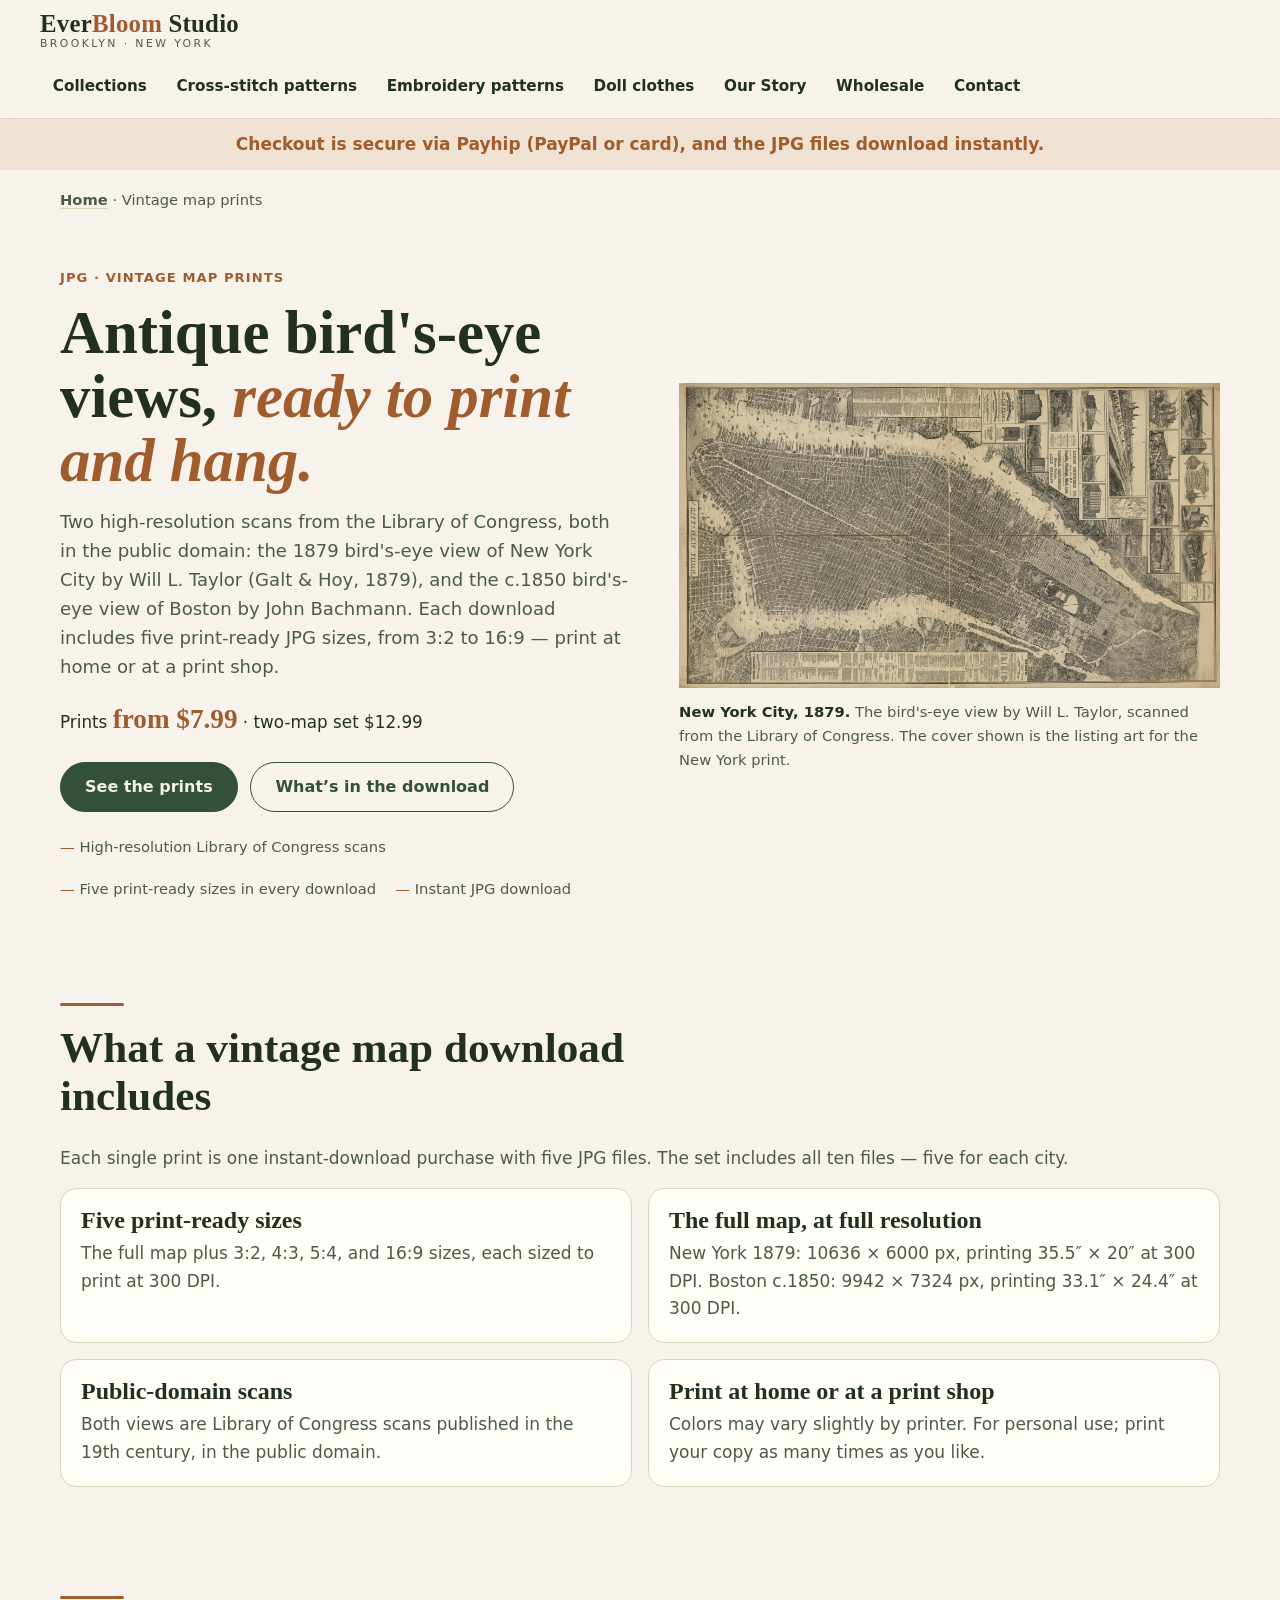
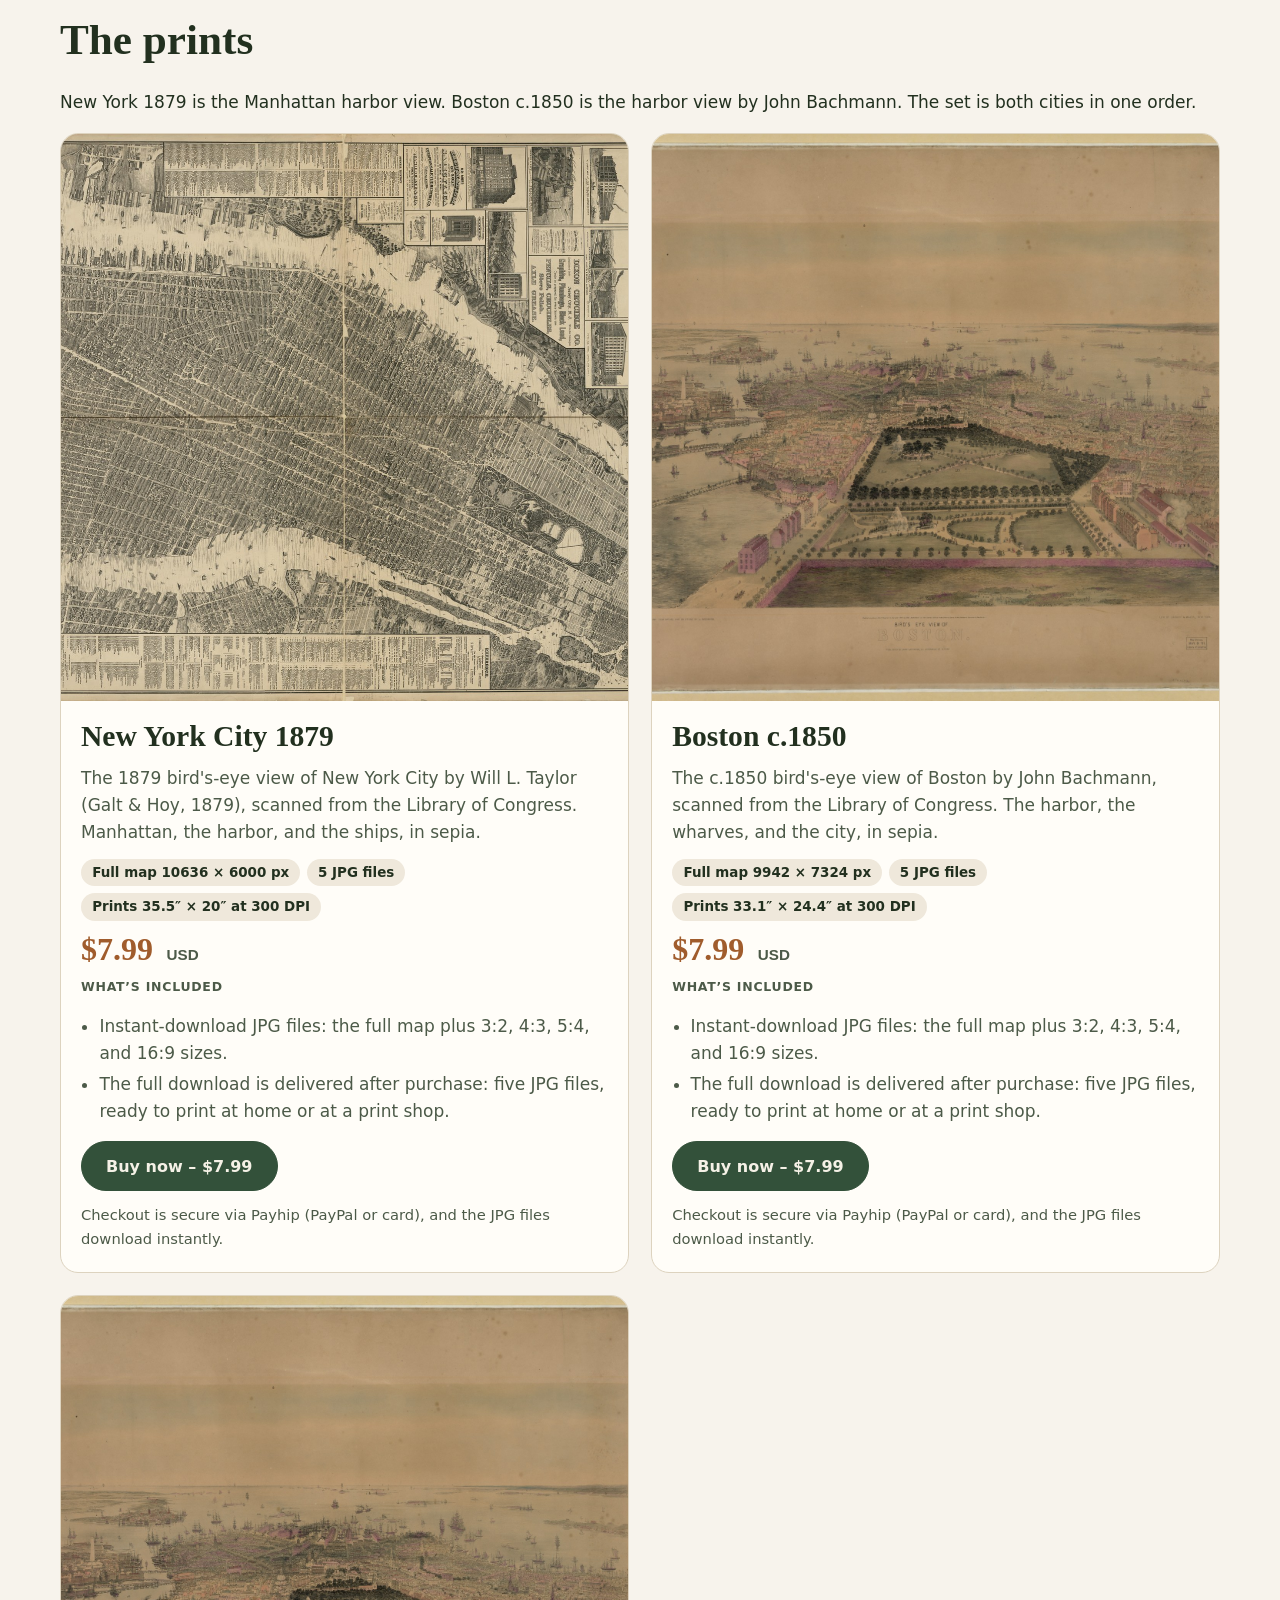
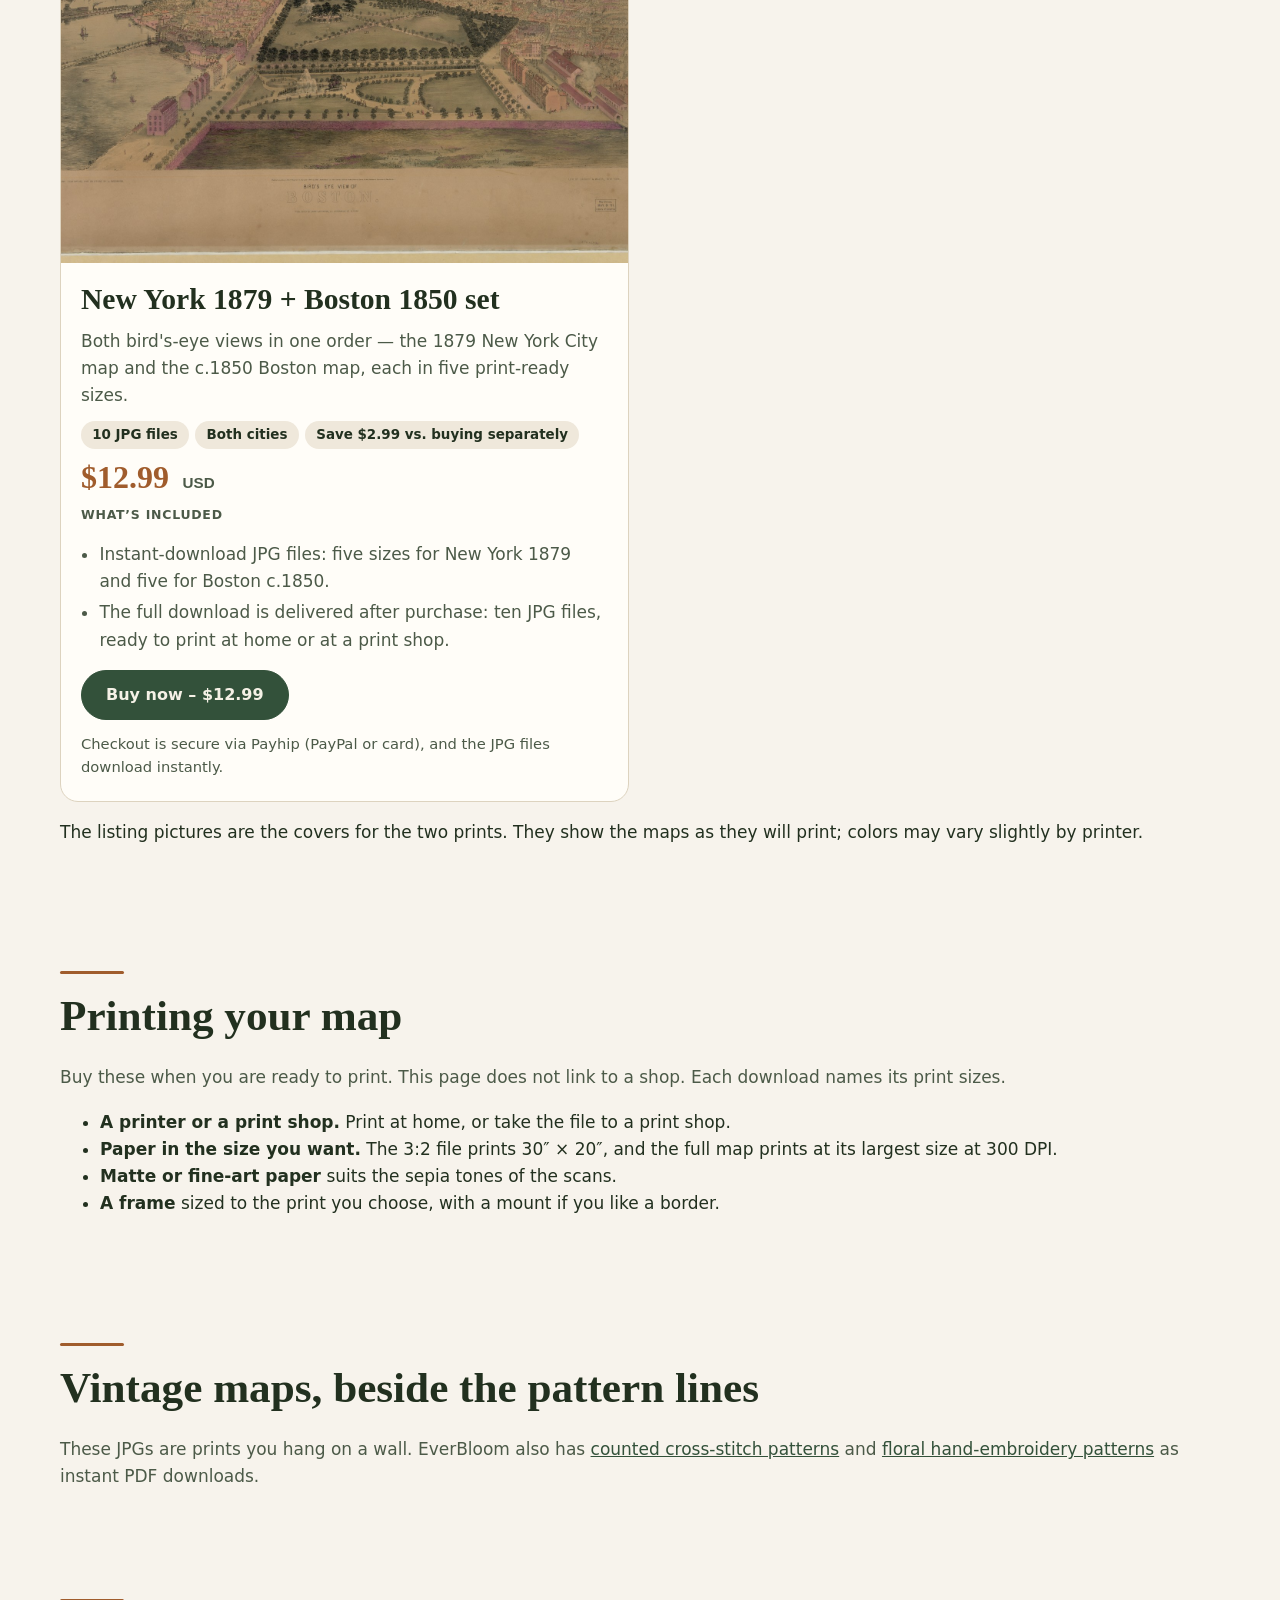
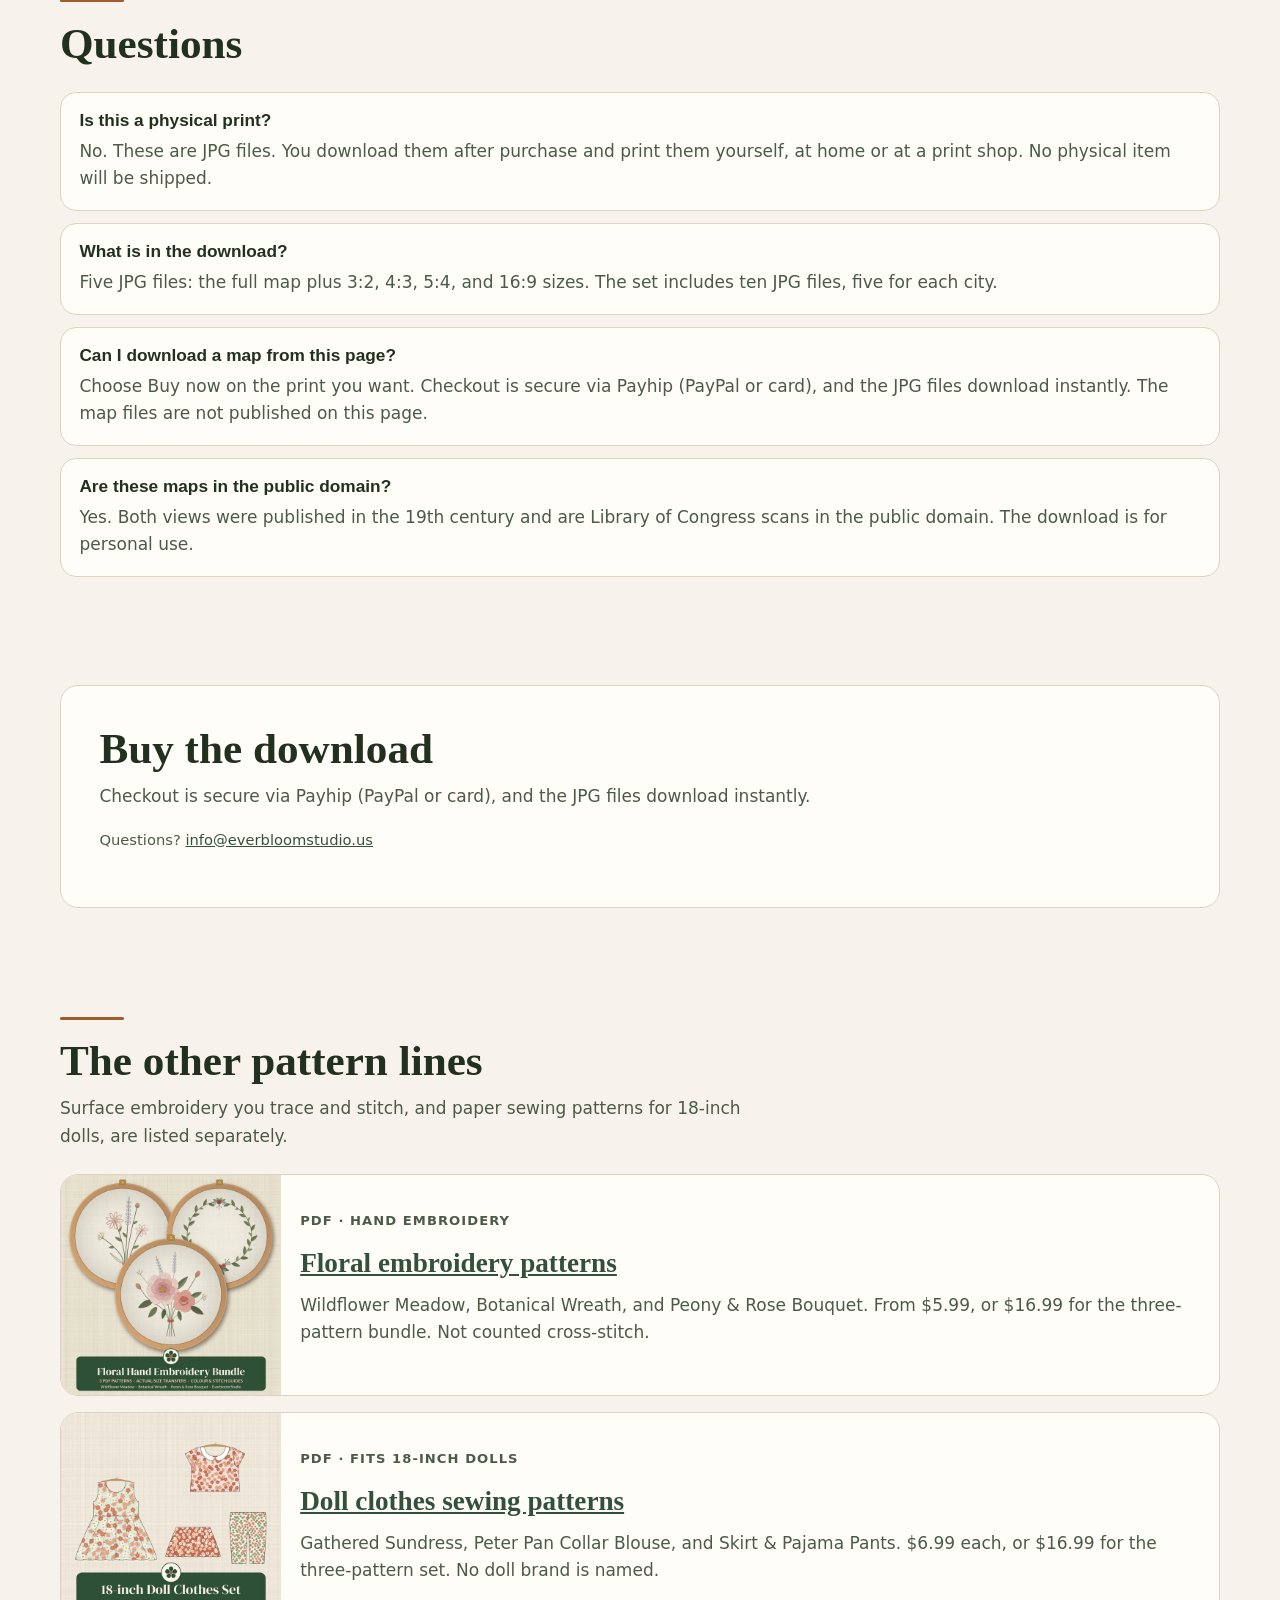
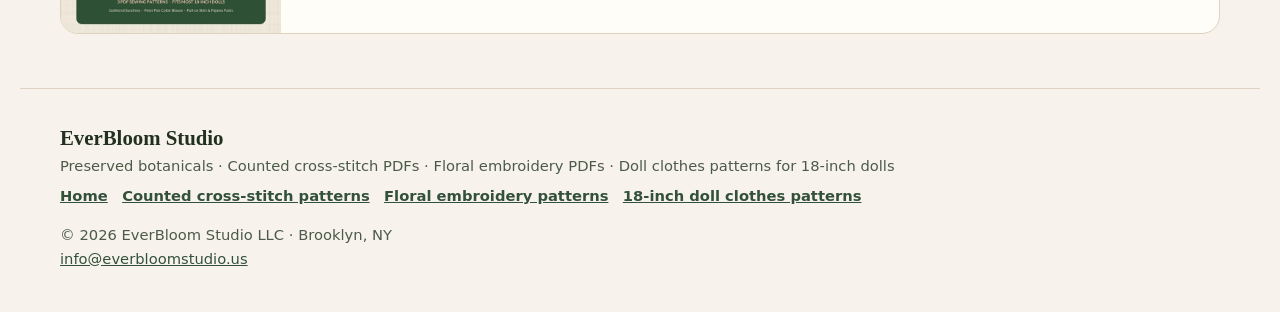
<file: patterns/vintage-maps/index.html>
<!doctype html>
<html lang="en">
  <head>
    <meta charset="utf-8" />
    <meta name="viewport" content="width=device-width, initial-scale=1" />
    <title>Vintage Map Prints (JPG) — EverBloom Studio</title>
    <meta name="description" content="High-resolution antique bird's-eye views of New York City (1879) and Boston (c.1850) as printable JPG downloads from the Library of Congress. Five print-ready sizes in each download. From $7.99, or $12.99 for the two-map set." />
    <link rel="canonical" href="https://everbloomstudio.us/patterns/vintage-maps/" />
    <meta name="robots" content="index, follow" />
    <meta property="og:type" content="website" />
    <meta property="og:site_name" content="EverBloom Studio" />
    <meta property="og:title" content="Vintage Map Prints (JPG) — EverBloom Studio" />
    <meta property="og:description" content="Antique bird's-eye views of New York City (1879) and Boston (c.1850) as high-resolution printable JPG downloads. Five print-ready sizes in each download." />
    <meta property="og:url" content="https://everbloomstudio.us/patterns/vintage-maps/" />
    <meta property="og:image" content="https://everbloomstudio.us/assets/vintage-map-listing-nyc-2000.jpg" />
    <meta property="og:image:alt" content="Sepia bird's-eye view of New York City from 1879, showing Manhattan and the harbor" />
    <meta name="twitter:card" content="summary_large_image" />
    <meta name="twitter:title" content="Vintage Map Prints (JPG) — EverBloom Studio" />
    <meta name="twitter:description" content="Antique bird's-eye views of New York City (1879) and Boston (c.1850) as high-resolution printable JPG downloads." />
    <meta name="twitter:image" content="https://everbloomstudio.us/assets/vintage-map-listing-nyc-2000.jpg" />
    <meta name="theme-color" content="#f7f3ec" />
    <link rel="apple-touch-icon" href="/apple-touch-icon.png" />
    <link rel="icon" type="image/svg+xml" href="/favicon.svg" />
    <link rel="icon" type="image/x-icon" href="/favicon.ico" />
    <link rel="stylesheet" href="/assets/pattern-pages.css" />
    <script type="application/ld+json">
    {
      "@context": "https://schema.org",
      "@graph": [
        { "@type": "Organization", "@id": "https://everbloomstudio.us/#org", "name": "EverBloom Studio", "url": "https://everbloomstudio.us/", "email": "info@everbloomstudio.us" },
        { "@type": "WebSite", "@id": "https://everbloomstudio.us/#website", "url": "https://everbloomstudio.us/", "name": "EverBloom Studio", "inLanguage": "en", "publisher": { "@id": "https://everbloomstudio.us/#org" } },
        { "@type": "BreadcrumbList", "itemListElement": [
          { "@type": "ListItem", "position": 1, "name": "Home", "item": "https://everbloomstudio.us/" },
          { "@type": "ListItem", "position": 2, "name": "Vintage map prints", "item": "https://everbloomstudio.us/patterns/vintage-maps/" }
        ] },
        { "@type": "CollectionPage", "@id": "https://everbloomstudio.us/patterns/vintage-maps/#collection", "url": "https://everbloomstudio.us/patterns/vintage-maps/", "name": "Vintage Map Prints (JPG)", "isPartOf": { "@id": "https://everbloomstudio.us/#website" }, "about": { "@id": "https://everbloomstudio.us/#org" }, "inLanguage": "en", "mainEntity": { "@type": "ItemList", "itemListElement": [
          { "@type": "ListItem", "position": 1, "name": "New York City 1879", "url": "https://everbloomstudio.us/patterns/vintage-maps/#new-york-1879" },
          { "@type": "ListItem", "position": 2, "name": "Boston c.1850", "url": "https://everbloomstudio.us/patterns/vintage-maps/#boston-1850" },
          { "@type": "ListItem", "position": 3, "name": "New York 1879 + Boston 1850 set", "url": "https://everbloomstudio.us/patterns/vintage-maps/#new-york-boston-set" }
        ] } }
      ]
    }
    </script>
  </head>
  <body>
    <a class="skip" href="#content">Skip to content</a>
    <header class="nav">
      <a class="brand" href="/">
        <span class="name">Ever<em>Bloom</em> Studio</span>
        <span class="sub">Brooklyn · New York</span>
      </a>
      <nav class="nav-links" aria-label="Main">
        <a href="/#collections">Collections</a>
        <a href="/patterns/cross-stitch/">Cross-stitch patterns</a>
        <a href="/patterns/embroidery/">Embroidery patterns</a>
        <a href="/patterns/doll-clothes/">Doll clothes</a>
        <a href="/#story">Our Story</a>
        <a href="/#wholesale">Wholesale</a>
        <a href="/#contact">Contact</a>
      </nav>
    </header>
    <p class="banner" role="status">Checkout is secure via Payhip (PayPal or card), and the JPG files download instantly.</p>
    <main id="content">
      <p class="crumbs"><a href="/">Home</a> · Vintage map prints</p>
      <div class="hero">
        <div>
          <p class="kicker">JPG · Vintage map prints</p>
          <h1>Antique bird's-eye views, <span class="accent">ready to print and hang.</span></h1>
          <p class="lede">Two high-resolution scans from the Library of Congress, both in the public domain: the 1879 bird's-eye view of New York City by Will L. Taylor (Galt &amp; Hoy, 1879), and the c.1850 bird's-eye view of Boston by John Bachmann. Each download includes five print-ready JPG sizes, from 3:2 to 16:9 — print at home or at a print shop.</p>
          <p class="price-line">Prints <strong>from $7.99</strong> · two-map set $12.99</p>
          <div class="cta-row">
            <a class="btn btn-solid" href="#catalog">See the prints</a>
            <a class="btn btn-ghost" href="#whats-inside">What’s in the download</a>
          </div>
          <div class="hero-meta">
            <span>High-resolution Library of Congress scans</span>
            <span>Five print-ready sizes in every download</span>
            <span>Instant JPG download</span>
          </div>
        </div>
        <figure class="hero-photo">
          <img class="plate-cover" src="/assets/vintage-map-listing-nyc-2000.jpg" alt="Listing cover for the 1879 bird's-eye view of New York City: a sepia panorama of Manhattan and the harbor" />
          <figcaption><strong>New York City, 1879.</strong> The bird's-eye view by Will L. Taylor, scanned from the Library of Congress. The cover shown is the listing art for the New York print.</figcaption>
        </figure>
      </div>
      <section id="whats-inside" class="prose">
        <div class="sec-head">
          <div class="rule"></div>
          <h2>What a vintage map download includes</h2>
        </div>
        <p>Each single print is one instant-download purchase with five JPG files. The set includes all ten files — five for each city.</p>
        <ul class="include">
          <li>
            <h3>Five print-ready sizes</h3>
            <p>The full map plus 3:2, 4:3, 5:4, and 16:9 sizes, each sized to print at 300 DPI.</p>
          </li>
          <li>
            <h3>The full map, at full resolution</h3>
            <p>New York 1879: 10636 × 6000 px, printing 35.5″ × 20″ at 300 DPI. Boston c.1850: 9942 × 7324 px, printing 33.1″ × 24.4″ at 300 DPI.</p>
          </li>
          <li>
            <h3>Public-domain scans</h3>
            <p>Both views are Library of Congress scans published in the 19th century, in the public domain.</p>
          </li>
          <li>
            <h3>Print at home or at a print shop</h3>
            <p>Colors may vary slightly by printer. For personal use; print your copy as many times as you like.</p>
          </li>
        </ul>
      </section>
      <section id="catalog">
        <div class="sec-head">
          <div class="rule"></div>
          <h2>The prints</h2>
        </div>
        <p>New York 1879 is the Manhattan harbor view. Boston c.1850 is the harbor view by John Bachmann. The set is both cities in one order.</p>
        <div class="catalog">
          <article class="product" id="new-york-1879">
            <img class="cover" src="/assets/vintage-map-listing-nyc-2000.jpg" alt="Listing cover for the 1879 bird's-eye view of New York City: a sepia panorama of Manhattan and the harbor" loading="lazy" />
            <div class="product-body">
              <h3>New York City 1879</h3>
              <p class="blurb">The 1879 bird's-eye view of New York City by Will L. Taylor (Galt &amp; Hoy, 1879), scanned from the Library of Congress. Manhattan, the harbor, and the ships, in sepia.</p>
              <ul class="specs">
                <li>Full map 10636 × 6000 px</li>
                <li>5 JPG files</li>
                <li>Prints 35.5″ × 20″ at 300 DPI</li>
              </ul>
              <p class="price">$7.99 <span>USD</span></p>
              <p class="includes-label">What’s included</p>
              <ul class="includes">
                <li>Instant-download JPG files: the full map plus 3:2, 4:3, 5:4, and 16:9 sizes.</li>
                <li>The full download is delivered after purchase: five JPG files, ready to print at home or at a print shop.</li>
              </ul>
              <a class="btn btn-solid" href="https://payhip.com/b/Ik7ZJ" target="_blank" rel="noopener">Buy now – $7.99</a>
              <p class="order-note">Checkout is secure via Payhip (PayPal or card), and the JPG files download instantly.</p>
            </div>
          </article>
          <article class="product" id="boston-1850">
            <img class="cover" src="/assets/vintage-map-listing-boston-2000.jpg" alt="Listing cover for the c.1850 bird's-eye view of Boston: a sepia panorama of the harbor, the wharves, and the city" loading="lazy" />
            <div class="product-body">
              <h3>Boston c.1850</h3>
              <p class="blurb">The c.1850 bird's-eye view of Boston by John Bachmann, scanned from the Library of Congress. The harbor, the wharves, and the city, in sepia.</p>
              <ul class="specs">
                <li>Full map 9942 × 7324 px</li>
                <li>5 JPG files</li>
                <li>Prints 33.1″ × 24.4″ at 300 DPI</li>
              </ul>
              <p class="price">$7.99 <span>USD</span></p>
              <p class="includes-label">What’s included</p>
              <ul class="includes">
                <li>Instant-download JPG files: the full map plus 3:2, 4:3, 5:4, and 16:9 sizes.</li>
                <li>The full download is delivered after purchase: five JPG files, ready to print at home or at a print shop.</li>
              </ul>
              <a class="btn btn-solid" href="https://payhip.com/b/hO47D" target="_blank" rel="noopener">Buy now – $7.99</a>
              <p class="order-note">Checkout is secure via Payhip (PayPal or card), and the JPG files download instantly.</p>
            </div>
          </article>
          <article class="product" id="new-york-boston-set">
            <img class="cover" src="/assets/vintage-map-listing-boston-2000.jpg" alt="Listing cover for the two-map set: the c.1850 bird's-eye view of Boston in sepia" loading="lazy" />
            <div class="product-body">
              <h3>New York 1879 + Boston 1850 set</h3>
              <p class="blurb">Both bird's-eye views in one order — the 1879 New York City map and the c.1850 Boston map, each in five print-ready sizes.</p>
              <ul class="specs">
                <li>10 JPG files</li>
                <li>Both cities</li>
                <li>Save $2.99 vs. buying separately</li>
              </ul>
              <p class="price">$12.99 <span>USD</span></p>
              <p class="includes-label">What’s included</p>
              <ul class="includes">
                <li>Instant-download JPG files: five sizes for New York 1879 and five for Boston c.1850.</li>
                <li>The full download is delivered after purchase: ten JPG files, ready to print at home or at a print shop.</li>
              </ul>
              <a class="btn btn-solid" href="https://payhip.com/b/XmxrD" target="_blank" rel="noopener">Buy now – $12.99</a>
              <p class="order-note">Checkout is secure via Payhip (PayPal or card), and the JPG files download instantly.</p>
            </div>
          </article>
        </div>
        <p class="fine">The listing pictures are the covers for the two prints. They show the maps as they will print; colors may vary slightly by printer.</p>
      </section>
      <section id="printing" class="prose">
        <div class="sec-head">
          <div class="rule"></div>
          <h2>Printing your map</h2>
        </div>
        <p>Buy these when you are ready to print. This page does not link to a shop. Each download names its print sizes.</p>
        <ul class="check">
          <li><strong>A printer or a print shop.</strong> Print at home, or take the file to a print shop.</li>
          <li><strong>Paper in the size you want.</strong> The 3:2 file prints 30″ × 20″, and the full map prints at its largest size at 300 DPI.</li>
          <li><strong>Matte or fine-art paper</strong> suits the sepia tones of the scans.</li>
          <li><strong>A frame</strong> sized to the print you choose, with a mount if you like a border.</li>
        </ul>
      </section>
      <section class="prose" id="not-a-pattern">
        <div class="sec-head">
          <div class="rule"></div>
          <h2>Vintage maps, beside the pattern lines</h2>
        </div>
        <p>These JPGs are prints you hang on a wall. EverBloom also has <a href="/patterns/cross-stitch/">counted cross-stitch patterns</a> and <a href="/patterns/embroidery/">floral hand-embroidery patterns</a> as instant PDF downloads.</p>
      </section>
      <section id="questions">
        <div class="sec-head">
          <div class="rule"></div>
          <h2>Questions</h2>
        </div>
        <div class="faq">
          <article>
            <h3>Is this a physical print?</h3>
            <p>No. These are JPG files. You download them after purchase and print them yourself, at home or at a print shop. No physical item will be shipped.</p>
          </article>
          <article>
            <h3>What is in the download?</h3>
            <p>Five JPG files: the full map plus 3:2, 4:3, 5:4, and 16:9 sizes. The set includes ten JPG files, five for each city.</p>
          </article>
          <article>
            <h3>Can I download a map from this page?</h3>
            <p>Choose Buy now on the print you want. Checkout is secure via Payhip (PayPal or card), and the JPG files download instantly. The map files are not published on this page.</p>
          </article>
          <article>
            <h3>Are these maps in the public domain?</h3>
            <p>Yes. Both views were published in the 19th century and are Library of Congress scans in the public domain. The download is for personal use.</p>
          </article>
        </div>
      </section>
      <section>
        <div class="panel panel-light" id="order">
          <h2>Buy the download</h2>
          <p>Checkout is secure via Payhip (PayPal or card), and the JPG files download instantly.</p>
          <p class="order-note">Questions? <a href="mailto:info@everbloomstudio.us">info@everbloomstudio.us</a></p>
        </div>
      </section>
      <section>
        <div class="sec-head">
          <div class="rule"></div>
          <h2>The other pattern lines</h2>
          <p>Surface embroidery you trace and stitch, and paper sewing patterns for 18-inch dolls, are listed separately.</p>
        </div>
        <article class="related">
          <img src="/assets/patterns/embroidery/floral-embroidery-bundle-3-pack-cover.webp" width="1200" height="1200" alt="Illustrated listing cover of three hand-embroidery hoops: a wildflower meadow, a peony and rose bouquet, and a leafy botanical wreath" loading="lazy" />
          <div>
            <p class="kicker">PDF · Hand embroidery</p>
            <h3><a href="/patterns/embroidery/">Floral embroidery patterns</a></h3>
            <p>Wildflower Meadow, Botanical Wreath, and Peony &amp; Rose Bouquet. From $5.99, or $16.99 for the three-pattern bundle. Not counted cross-stitch.</p>
          </div>
        </article>
        <article class="related" style="margin-top:1rem">
          <img src="/assets/patterns/doll-clothes/doll-clothes-3-pack-bundle-cover.webp" width="1200" height="1200" alt="Illustrated listing cover of an 18-inch doll wardrobe: a gathered floral sundress, a Peter Pan collar blouse, a pull-on skirt, and pajama pants" loading="lazy" />
          <div>
            <p class="kicker">PDF · Fits 18-inch dolls</p>
            <h3><a href="/patterns/doll-clothes/">Doll clothes sewing patterns</a></h3>
            <p>Gathered Sundress, Peter Pan Collar Blouse, and Skirt &amp; Pajama Pants. $6.99 each, or $16.99 for the three-pattern set. No doll brand is named.</p>
          </div>
        </article>
      </section>
    </main>
    <footer>
      <div>
        <div class="fname">EverBloom Studio</div>
        <div>Preserved botanicals · Counted cross-stitch PDFs · Floral embroidery PDFs · Doll clothes patterns for 18-inch dolls</div>
        <nav aria-label="Footer">
          <a href="/">Home</a>
          <a href="/patterns/cross-stitch/">Counted cross-stitch patterns</a>
          <a href="/patterns/embroidery/">Floral embroidery patterns</a>
          <a href="/patterns/doll-clothes/">18-inch doll clothes patterns</a>
        </nav>
      </div>
      <div>
        © 2026 EverBloom Studio LLC · Brooklyn, NY<br />
        <a href="mailto:info@everbloomstudio.us">info@everbloomstudio.us</a>
      </div>
    </footer>
  </body>
</html>
</file>
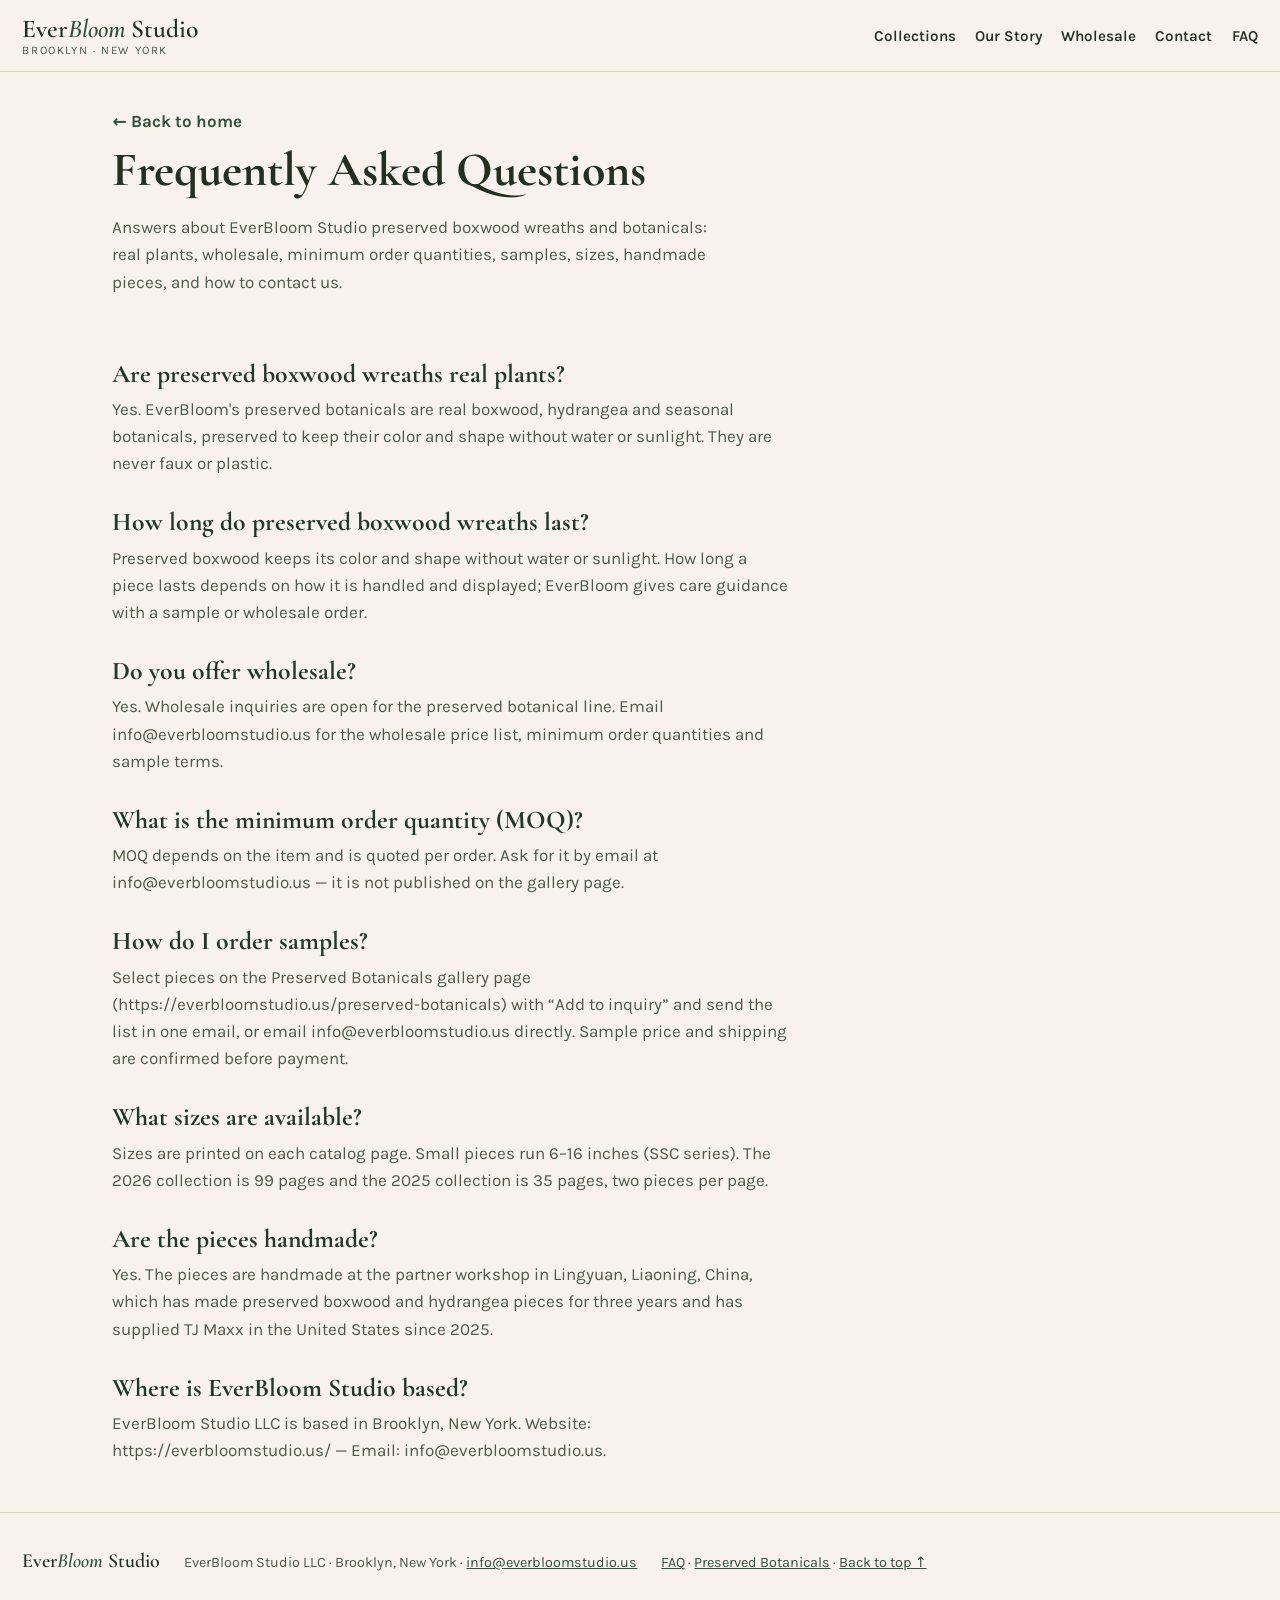
<file: faq.html>
<!DOCTYPE html>
<html lang="en">
  <head>
    <meta charset="utf-8" />
    <meta name="viewport" content="width=device-width, initial-scale=1, viewport-fit=cover" />
    <meta name="color-scheme" content="light dark" />
    <meta name="description" content="Frequently asked questions about EverBloom Studio preserved boxwood wreaths and botanicals: real plants, wholesale, MOQ, samples, sizes, handmade, and contact." />
    <link rel="canonical" href="https://everbloomstudio.us/faq.html" />
    <meta property="og:type" content="website" />
    <meta property="og:site_name" content="EverBloom Studio" />
    <meta property="og:title" content="FAQ — EverBloom Studio" />
    <meta property="og:description" content="Frequently asked questions about EverBloom Studio preserved boxwood wreaths and botanicals: real plants, wholesale, MOQ, samples, sizes, handmade, and contact." />
    <meta property="og:url" content="https://everbloomstudio.us/faq.html" />
    <link rel="icon" href="data:," />
    <title>FAQ — EverBloom Studio</title>
    <link rel="preconnect" href="https://fonts.googleapis.com" />
    <link rel="preconnect" href="https://fonts.gstatic.com" crossorigin />
    <link href="https://fonts.googleapis.com/css2?family=Cormorant+Garamond:ital,wght@0,500;0,600;1,500&family=Karla:wght@400;600;700&display=swap" rel="stylesheet" />
    <script type="application/ld+json">
    {
      "@context": "https://schema.org",
      "@type": "FAQPage",
      "mainEntity": [
        {
          "@type": "Question",
          "name": "Are preserved boxwood wreaths real plants?",
          "acceptedAnswer": {"@type": "Answer", "text": "Yes. EverBloom's preserved botanicals are real boxwood, hydrangea and seasonal botanicals, preserved to keep their color and shape without water or sunlight. They are never faux or plastic."}
        },
        {
          "@type": "Question",
          "name": "How long do preserved boxwood wreaths last?",
          "acceptedAnswer": {"@type": "Answer", "text": "Preserved boxwood keeps its color and shape without water or sunlight. How long a piece lasts depends on how it is handled and displayed; EverBloom gives care guidance with a sample or wholesale order."}
        },
        {
          "@type": "Question",
          "name": "Do you offer wholesale?",
          "acceptedAnswer": {"@type": "Answer", "text": "Yes. Wholesale inquiries are open for the preserved botanical line. Email info@everbloomstudio.us for the wholesale price list, minimum order quantities and sample terms."}
        },
        {
          "@type": "Question",
          "name": "What is the minimum order quantity (MOQ)?",
          "acceptedAnswer": {"@type": "Answer", "text": "MOQ depends on the item and is quoted per order. Ask for it by email at info@everbloomstudio.us — it is not published on the gallery page."}
        },
        {
          "@type": "Question",
          "name": "How do I order samples?",
          "acceptedAnswer": {"@type": "Answer", "text": "Select pieces on the Preserved Botanicals gallery page (https://everbloomstudio.us/preserved-botanicals) with “Add to inquiry” and send the list in one email, or email info@everbloomstudio.us directly. Sample price and shipping are confirmed before payment."}
        },
        {
          "@type": "Question",
          "name": "What sizes are available?",
          "acceptedAnswer": {"@type": "Answer", "text": "Sizes are printed on each catalog page. Small pieces run 6–16 inches (SSC series). The 2026 collection is 99 pages and the 2025 collection is 35 pages, two pieces per page."}
        },
        {
          "@type": "Question",
          "name": "Are the pieces handmade?",
          "acceptedAnswer": {"@type": "Answer", "text": "Yes. The pieces are handmade at the partner workshop in Lingyuan, Liaoning, China, which has made preserved boxwood and hydrangea pieces for three years and has supplied TJ Maxx in the United States since 2025."}
        },
        {
          "@type": "Question",
          "name": "Where is EverBloom Studio based?",
          "acceptedAnswer": {"@type": "Answer", "text": "EverBloom Studio LLC is based in Brooklyn, New York. Website: https://everbloomstudio.us/ — Email: info@everbloomstudio.us."}
        }
      ]
    }
    </script>
    <style>
      :root {
        --bg: #f7f3ec;
        --bg-soft: #efe8db;
        --surface: #fffdf8;
        --ink: #22301f;
        --ink-soft: #4c5a48;
        --line: #ddd3bf;
        --green: #33513a;
        --green-deep: #22392a;
        --clay: #a05c2c;
        --clay-soft: #f0e2d2;
        --gold: #b98a2f;
        --shadow: 0 18px 40px rgba(34, 48, 31, 0.14);
      }
      @media (prefers-color-scheme: dark) {
        :root {
          --bg: #141a13;
          --bg-soft: #1b241a;
          --surface: #1f2a1e;
          --ink: #ece7d8;
          --ink-soft: #a9bfa9;
          --line: #39442f;
          --green: #9db98f;
          --green-deep: #0f1710;
          --clay: #d99a5b;
          --clay-soft: #33302a;
          --gold: #d3ab55;
          --shadow: 0 18px 40px rgba(0, 0, 0, 0.45);
        }
      }
      * { box-sizing: border-box; }
      html { scroll-behavior: smooth; }
      body {
        margin: 0;
        background: var(--bg);
        color: var(--ink);
        font-family: "Karla", "Segoe UI", system-ui, sans-serif;
        font-size: 17px;
        line-height: 1.6;
      }
      a { color: var(--green); }
      .nav {
        position: sticky;
        top: 0;
        z-index: 20;
        display: flex;
        align-items: center;
        justify-content: space-between;
        gap: 1rem;
        flex-wrap: wrap;
        padding: 0.9rem 1.4rem;
        background: var(--bg);
        border-bottom: 1px solid var(--line);
      }
      .brand { text-decoration: none; color: var(--ink); display: flex; flex-direction: column; line-height: 1.15; }
      .brand .name { font-family: "Cormorant Garamond", Georgia, serif; font-size: 1.6rem; font-weight: 600; }
      .brand .name em { font-style: italic; color: var(--green); }
      .brand .sub { font-size: 0.72rem; letter-spacing: 0.14em; text-transform: uppercase; color: var(--ink-soft); }
      .nav-links { display: flex; gap: 1.2rem; flex-wrap: wrap; }
      .nav-links a { color: var(--ink); text-decoration: none; font-weight: 600; font-size: 0.95rem; }
      .nav-links a:hover { color: var(--green); text-decoration: underline; }
      .gal-hero { max-width: 1100px; margin: 0 auto; padding: 2.2rem 1.4rem 0.5rem; }
      .gal-hero h1 { font-family: "Cormorant Garamond", Georgia, serif; font-size: clamp(2rem, 4.5vw, 3rem); line-height: 1.1; margin: 0.6rem 0 0.8rem; }
      .gal-hero p { color: var(--ink-soft); max-width: 62ch; }
      .back { font-weight: 700; color: var(--green); text-decoration: none; }
      .faq { max-width: 1100px; margin: 0 auto; padding: 0.5rem 1.4rem 3rem; }
      .faq h2 { font-family: "Cormorant Garamond", Georgia, serif; font-size: 1.6rem; line-height: 1.25; color: var(--green-deep); margin: 1.8rem 0 0.4rem; }
      .faq p { color: var(--ink-soft); max-width: 68ch; margin: 0; }
      footer { display: flex; flex-wrap: wrap; gap: 0.4rem 1.5rem; align-items: baseline; padding: 2rem 1.4rem 3rem; border-top: 1px solid var(--line); color: var(--ink-soft); font-size: 0.9rem; }
      footer .fname { font-family: "Cormorant Garamond", Georgia, serif; font-size: 1.25rem; font-weight: 600; color: var(--ink); }
      footer .fname em { font-style: italic; color: var(--green); }
      @media (max-width: 640px) {
        .nav { padding: 0.8rem 1rem; }
        .nav-links { gap: 0.9rem; }
      }
    </style>
  </head>
  <body id="top">
    <header class="nav">
      <a class="brand" href="index.html">
        <span class="name">Ever<em>Bloom</em> Studio</span>
        <span class="sub">Brooklyn · New York</span>
      </a>
      <nav class="nav-links" aria-label="Main">
        <a href="index.html#collections">Collections</a>
        <a href="index.html#story">Our Story</a>
        <a href="index.html#wholesale">Wholesale</a>
        <a href="index.html#contact">Contact</a>
        <a href="faq.html">FAQ</a>
      </nav>
    </header>
    <main>
      <div class="gal-hero">
        <a class="back" href="index.html">&larr; Back to home</a>
        <h1>Frequently Asked Questions</h1>
        <p>Answers about EverBloom Studio preserved boxwood wreaths and botanicals: real plants, wholesale, minimum order quantities, samples, sizes, handmade pieces, and how to contact us.</p>
      </div>
      <section class="faq" aria-label="Frequently asked questions">
        <h2>Are preserved boxwood wreaths real plants?</h2>
        <p>Yes. EverBloom's preserved botanicals are real boxwood, hydrangea and seasonal botanicals, preserved to keep their color and shape without water or sunlight. They are never faux or plastic.</p>
        <h2>How long do preserved boxwood wreaths last?</h2>
        <p>Preserved boxwood keeps its color and shape without water or sunlight. How long a piece lasts depends on how it is handled and displayed; EverBloom gives care guidance with a sample or wholesale order.</p>
        <h2>Do you offer wholesale?</h2>
        <p>Yes. Wholesale inquiries are open for the preserved botanical line. Email info@everbloomstudio.us for the wholesale price list, minimum order quantities and sample terms.</p>
        <h2>What is the minimum order quantity (MOQ)?</h2>
        <p>MOQ depends on the item and is quoted per order. Ask for it by email at info@everbloomstudio.us — it is not published on the gallery page.</p>
        <h2>How do I order samples?</h2>
        <p>Select pieces on the Preserved Botanicals gallery page (https://everbloomstudio.us/preserved-botanicals) with “Add to inquiry” and send the list in one email, or email info@everbloomstudio.us directly. Sample price and shipping are confirmed before payment.</p>
        <h2>What sizes are available?</h2>
        <p>Sizes are printed on each catalog page. Small pieces run 6–16 inches (SSC series). The 2026 collection is 99 pages and the 2025 collection is 35 pages, two pieces per page.</p>
        <h2>Are the pieces handmade?</h2>
        <p>Yes. The pieces are handmade at the partner workshop in Lingyuan, Liaoning, China, which has made preserved boxwood and hydrangea pieces for three years and has supplied TJ Maxx in the United States since 2025.</p>
        <h2>Where is EverBloom Studio based?</h2>
        <p>EverBloom Studio LLC is based in Brooklyn, New York. Website: https://everbloomstudio.us/ — Email: info@everbloomstudio.us.</p>
      </section>
    </main>
    <footer>
      <span class="fname">Ever<em>Bloom</em> Studio</span>
      <span>EverBloom Studio LLC · Brooklyn, New York · <a href="mailto:info@everbloomstudio.us">info@everbloomstudio.us</a></span>
      <span><a href="faq.html">FAQ</a> · <a href="preserved-botanicals.html">Preserved Botanicals</a> · <a href="#top">Back to top ↑</a></span>
    </footer>
  </body>
</html>
</file>
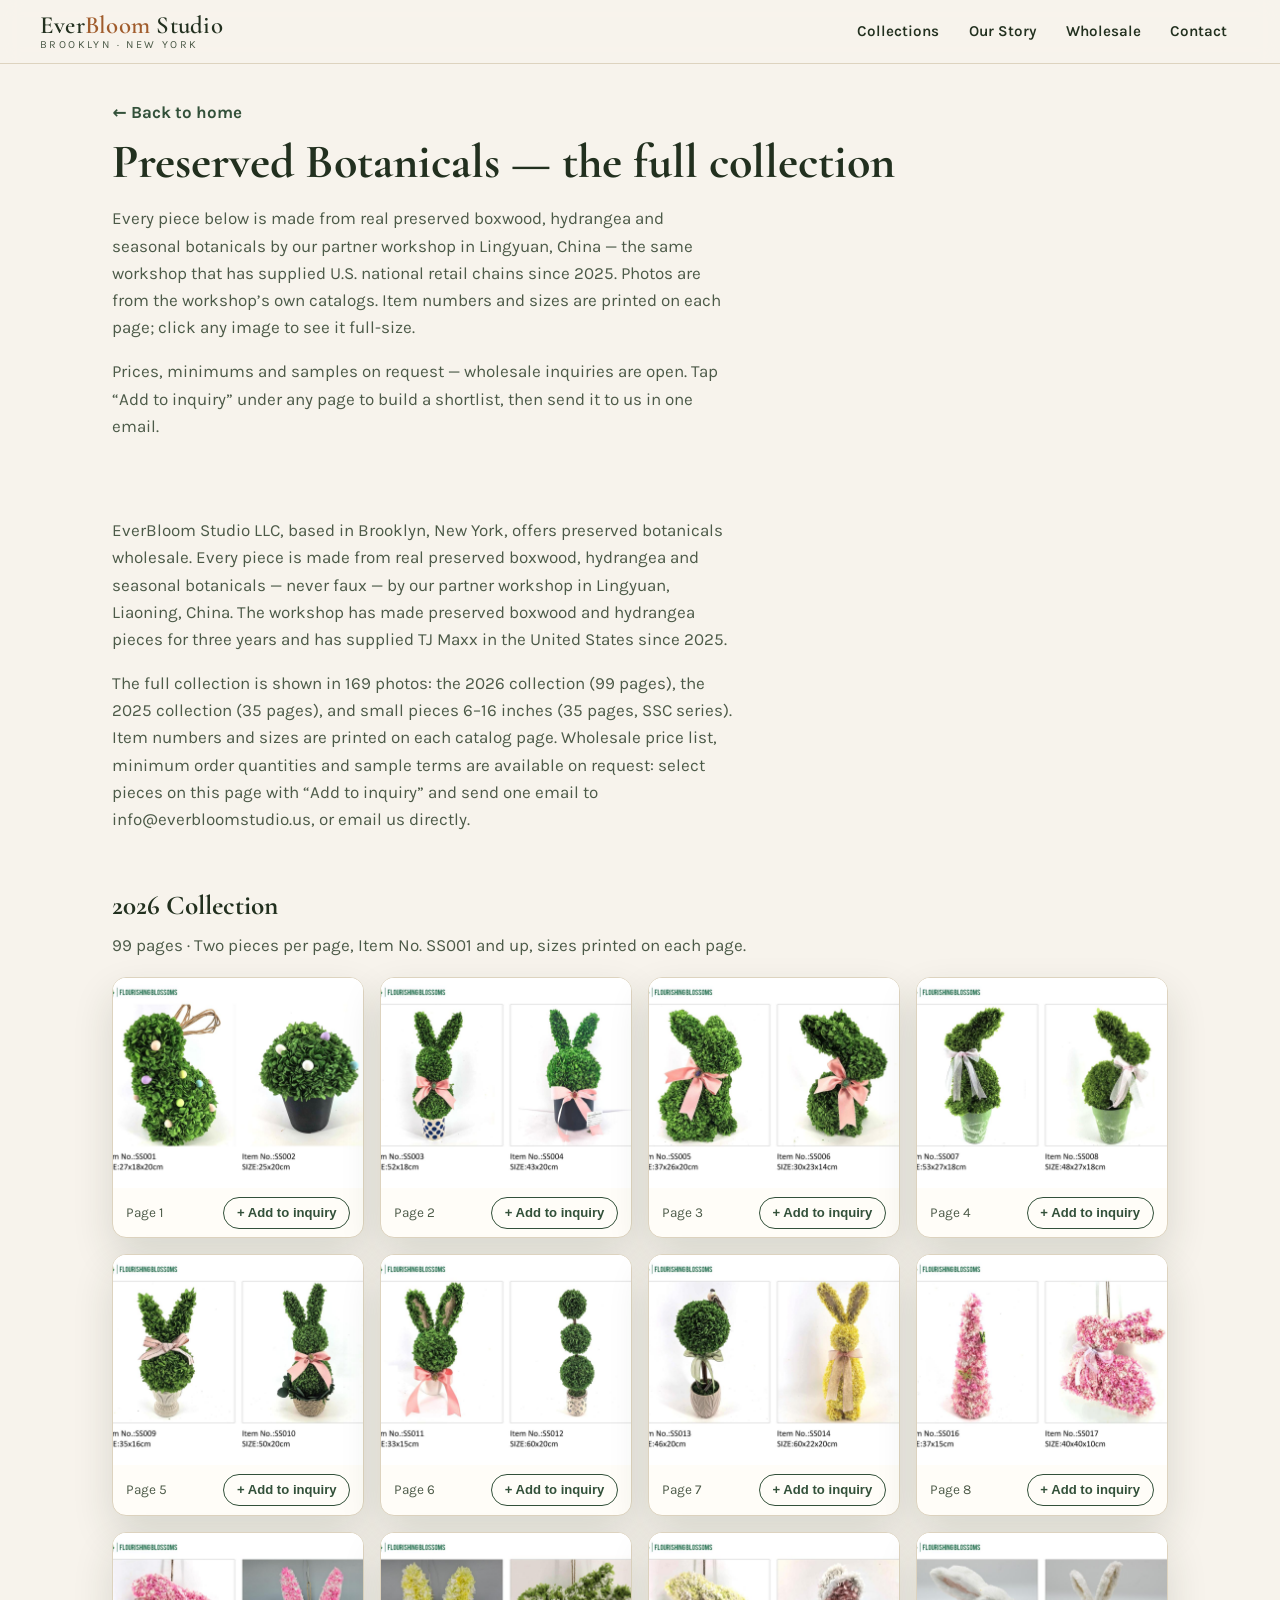
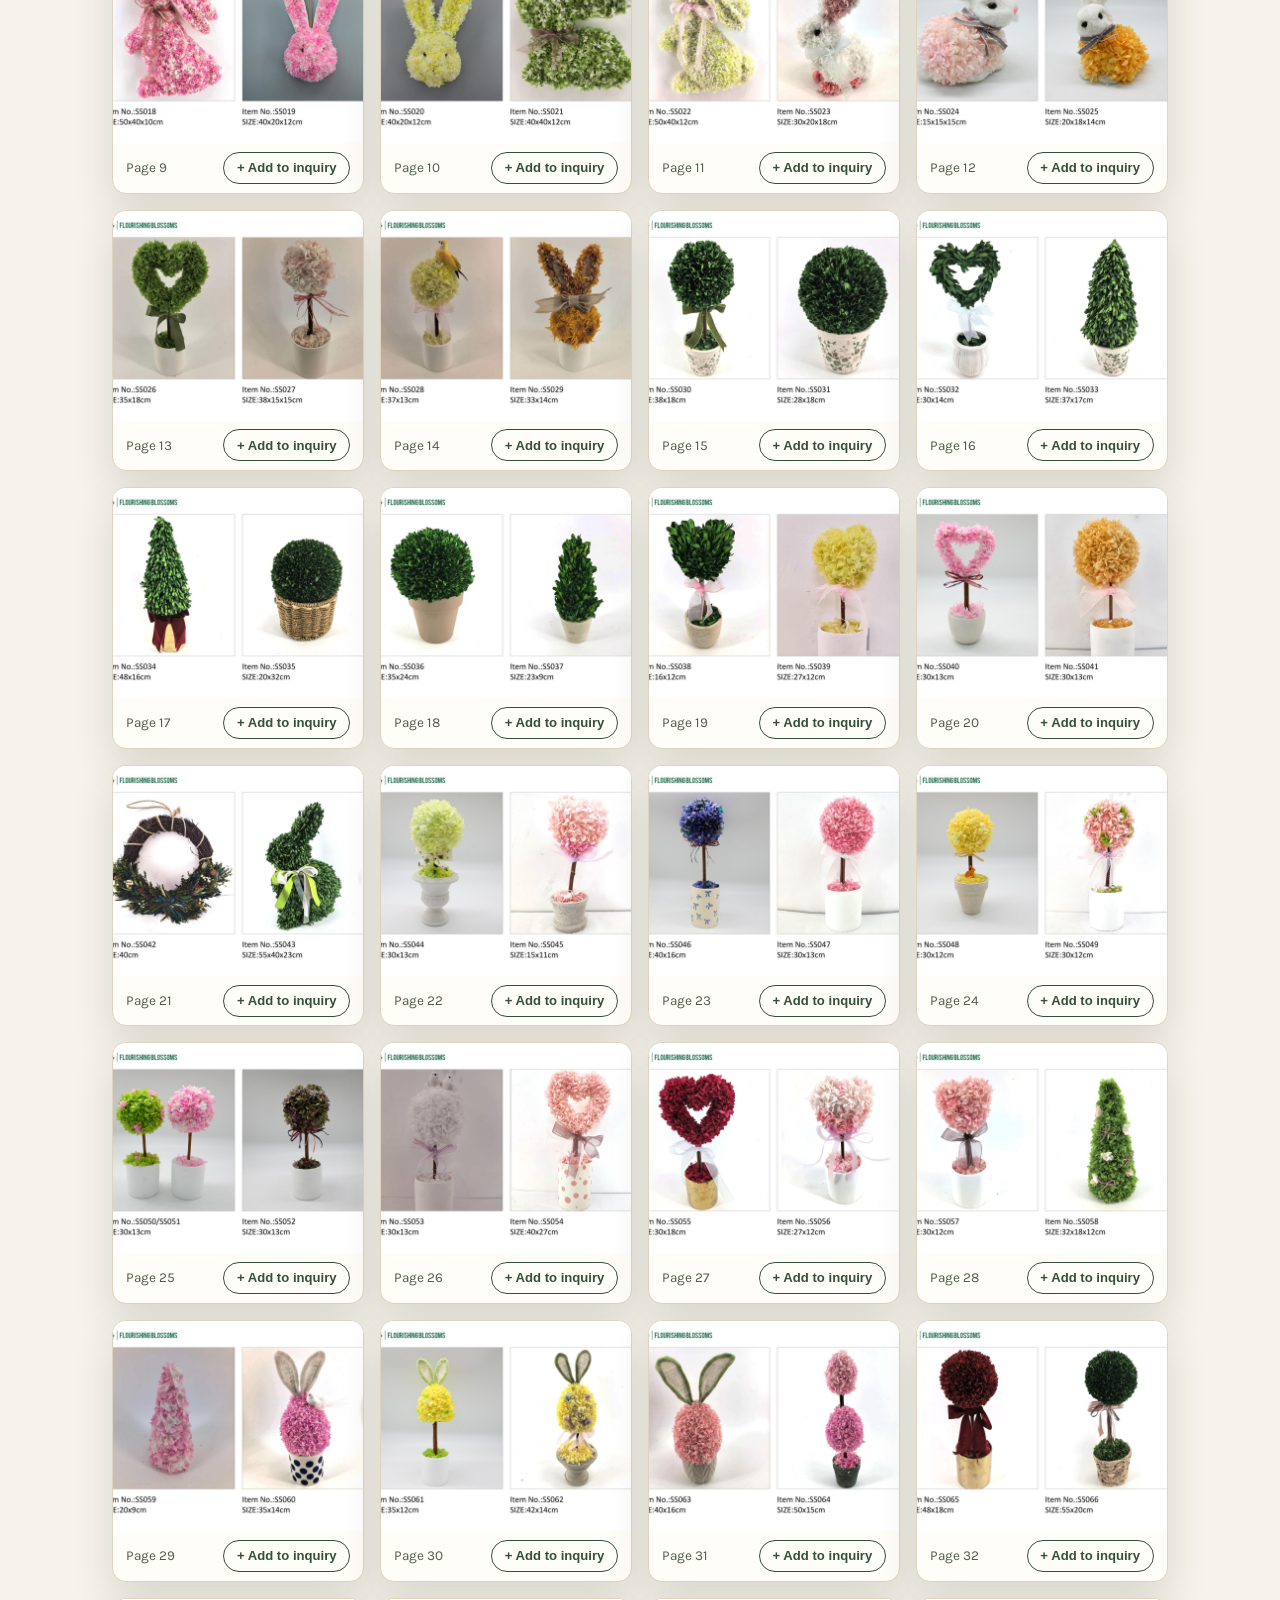
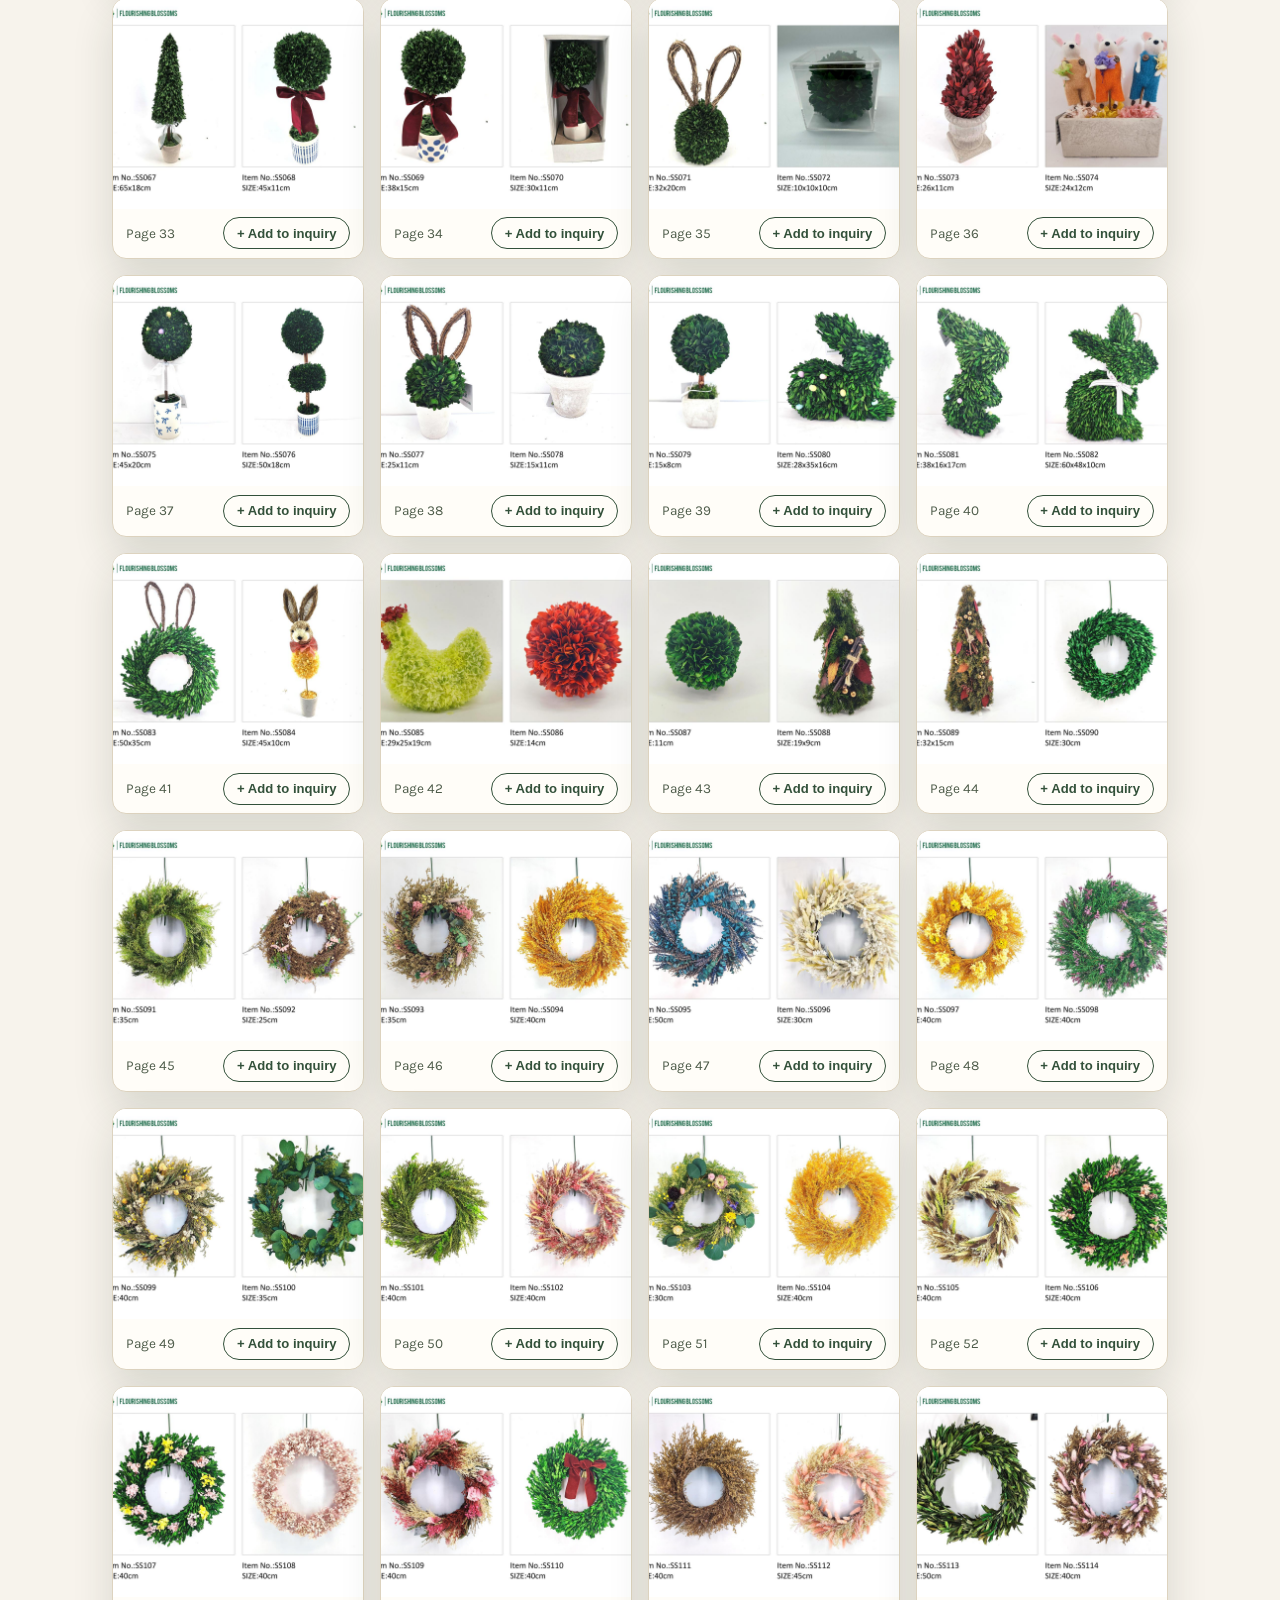
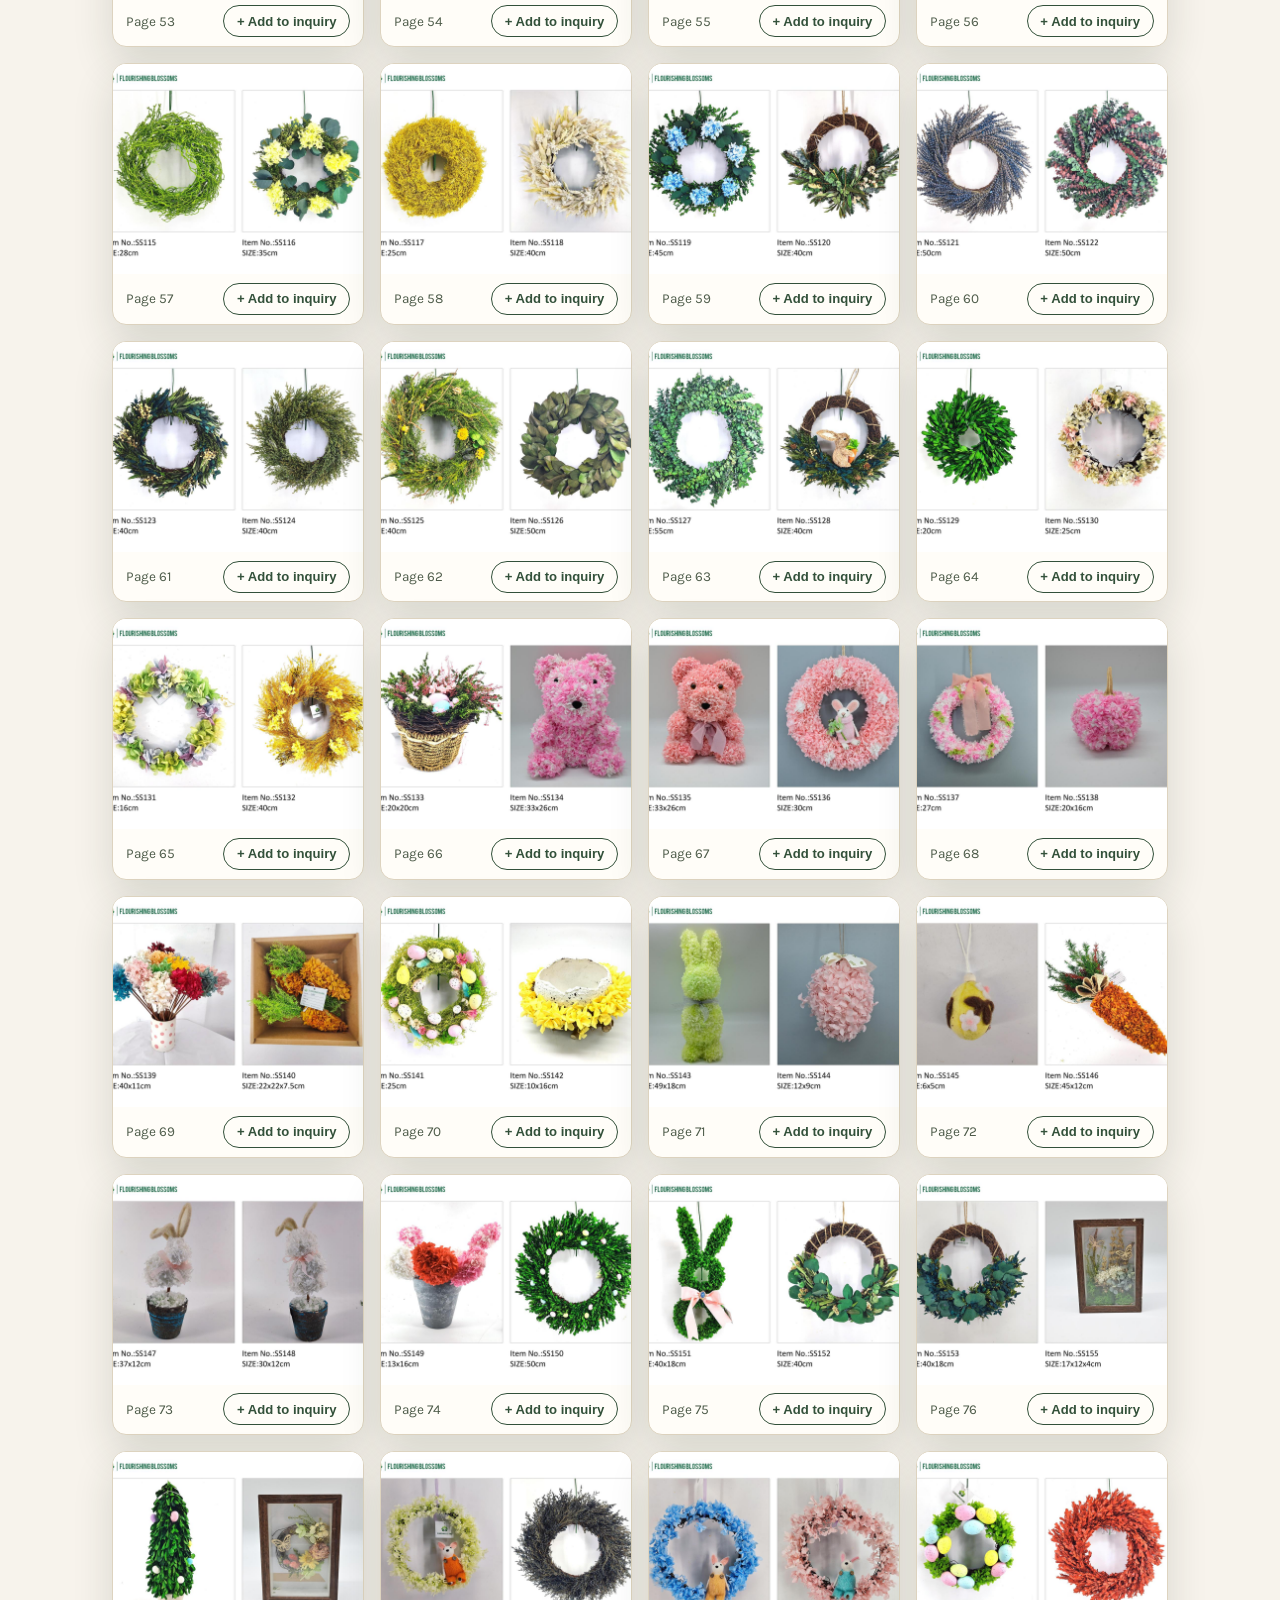
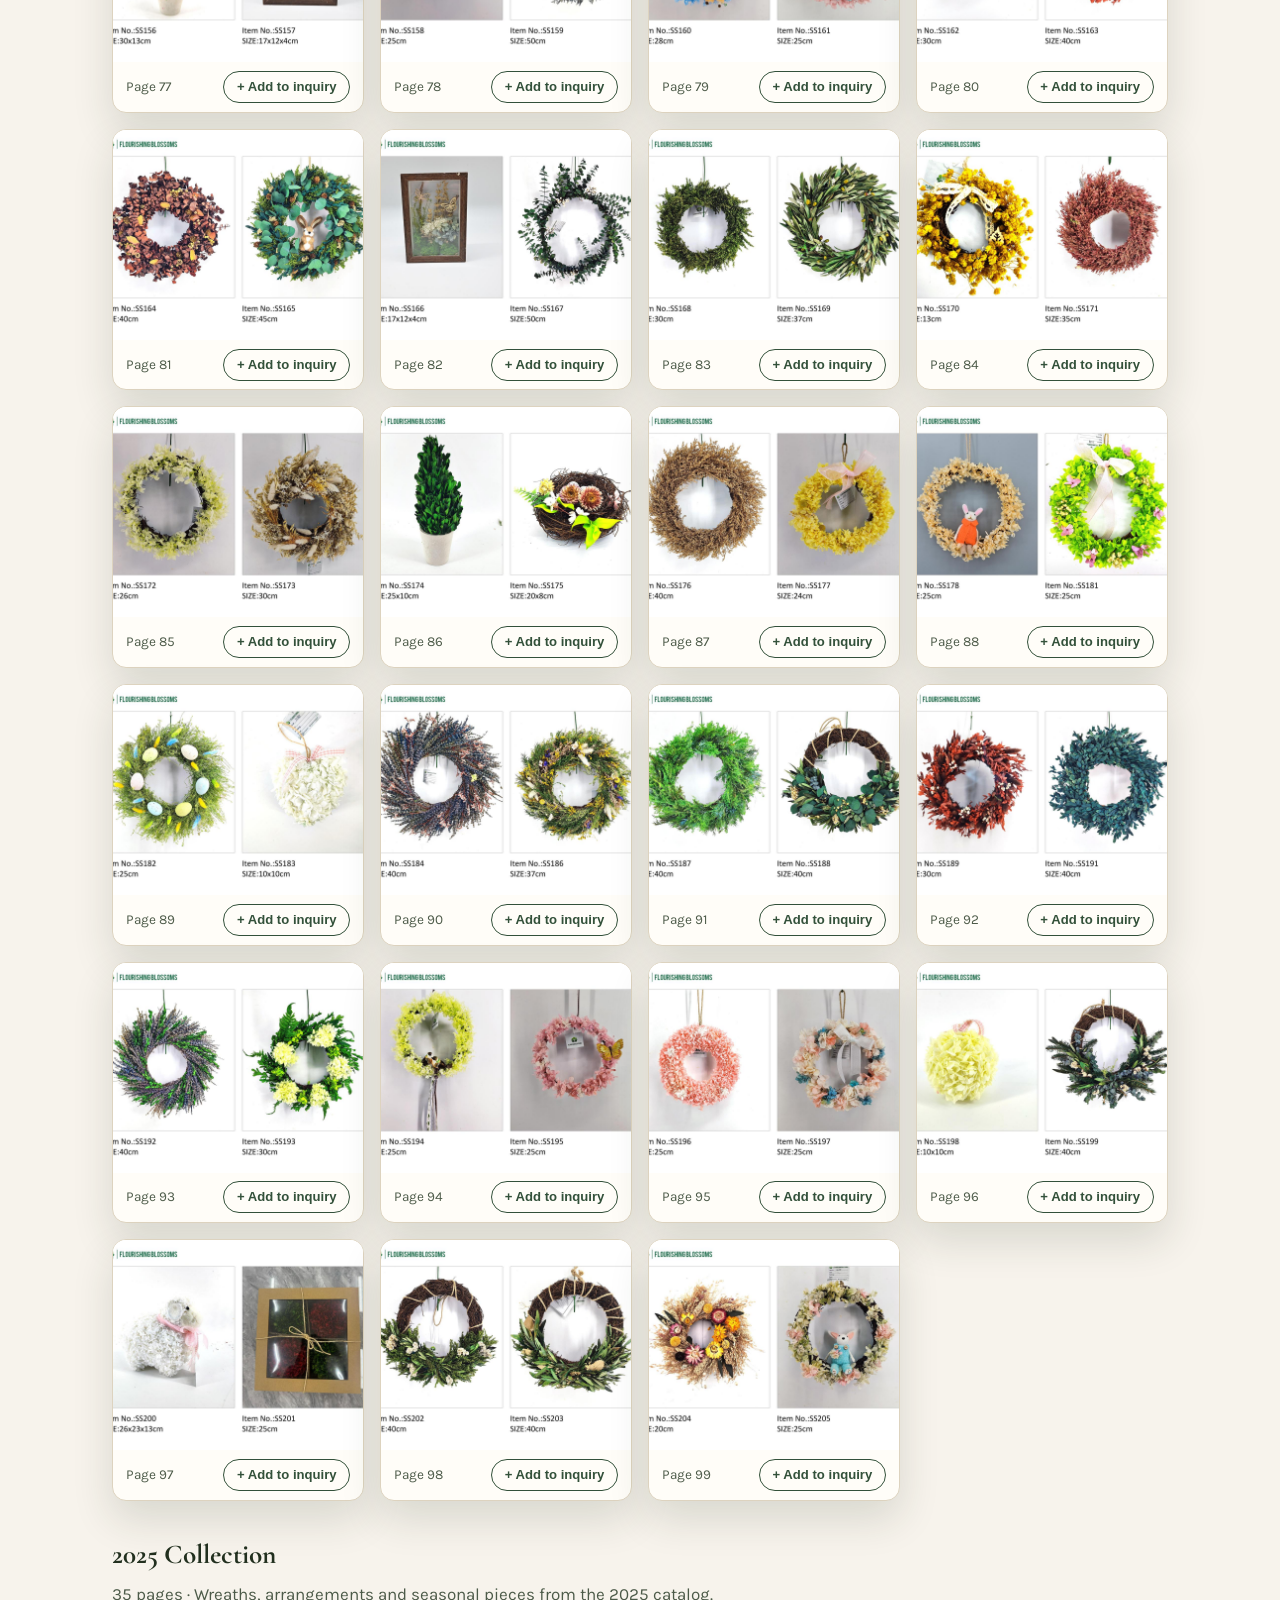
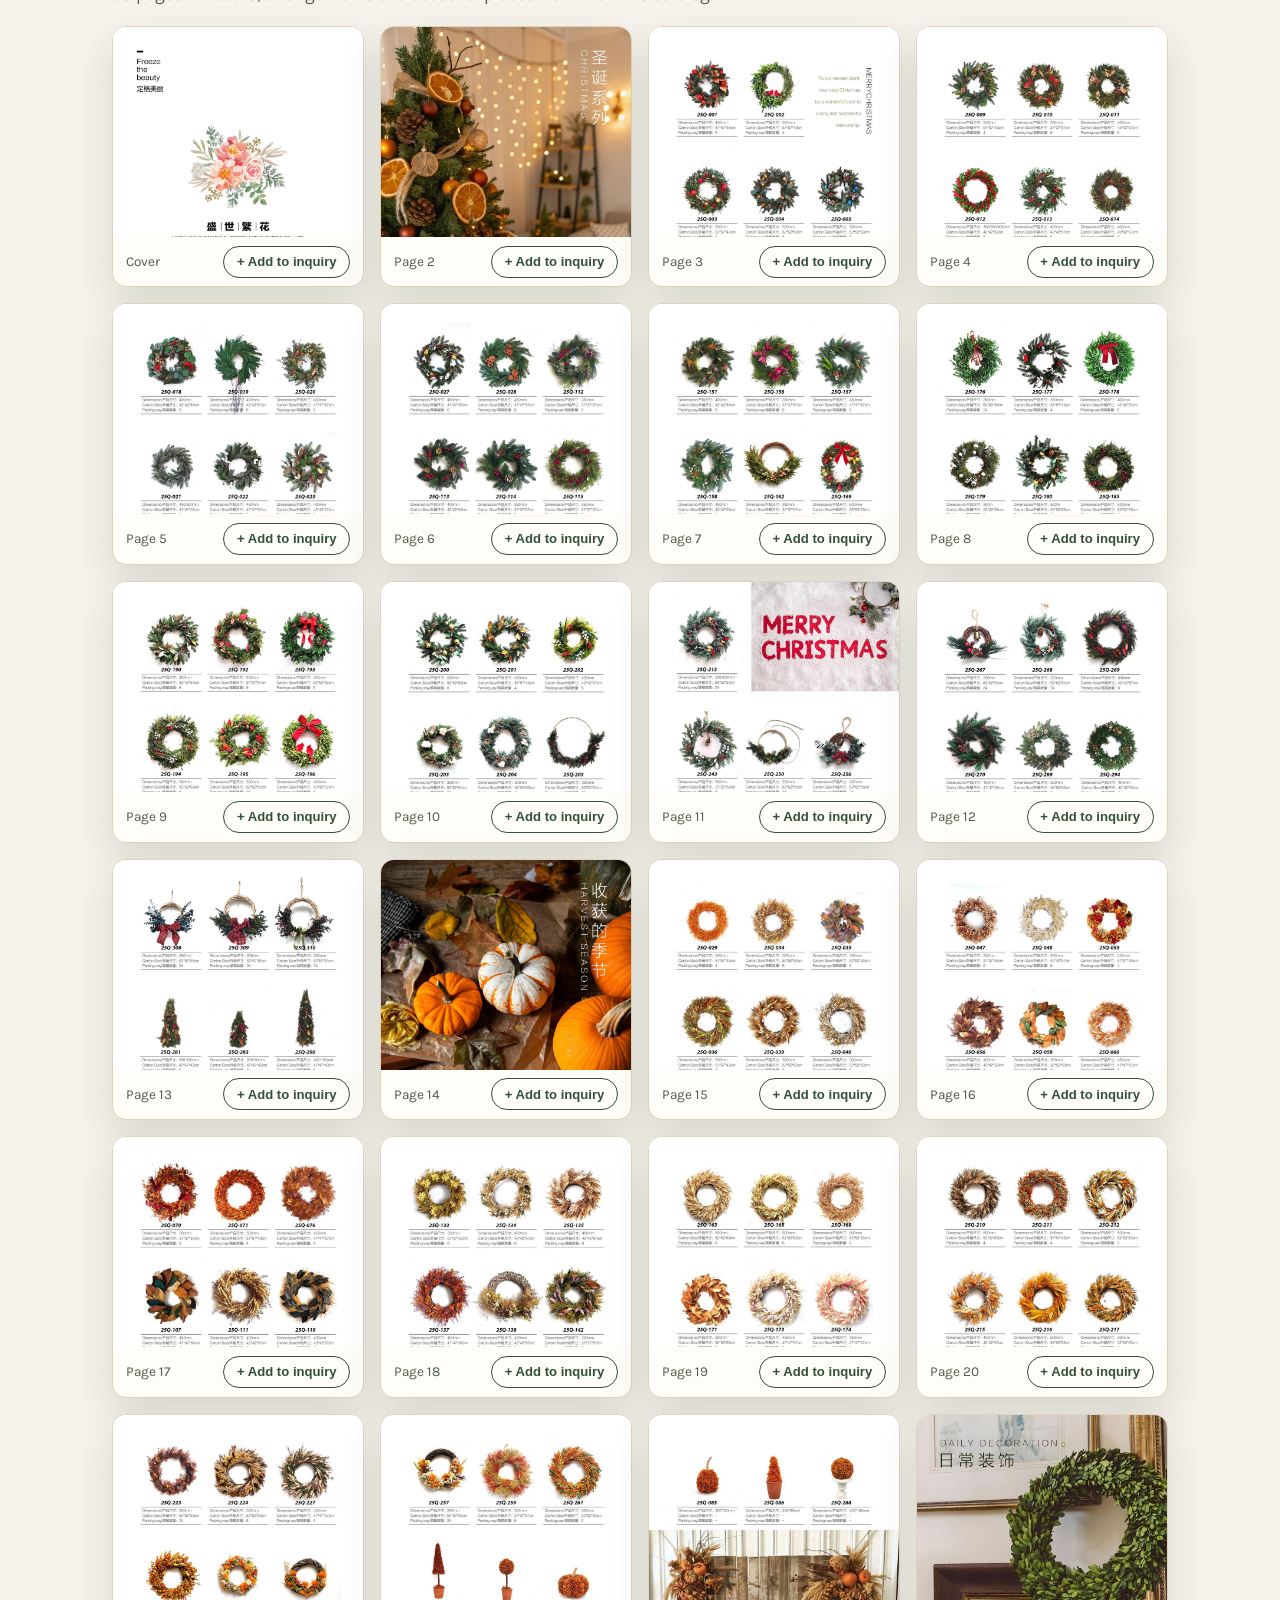
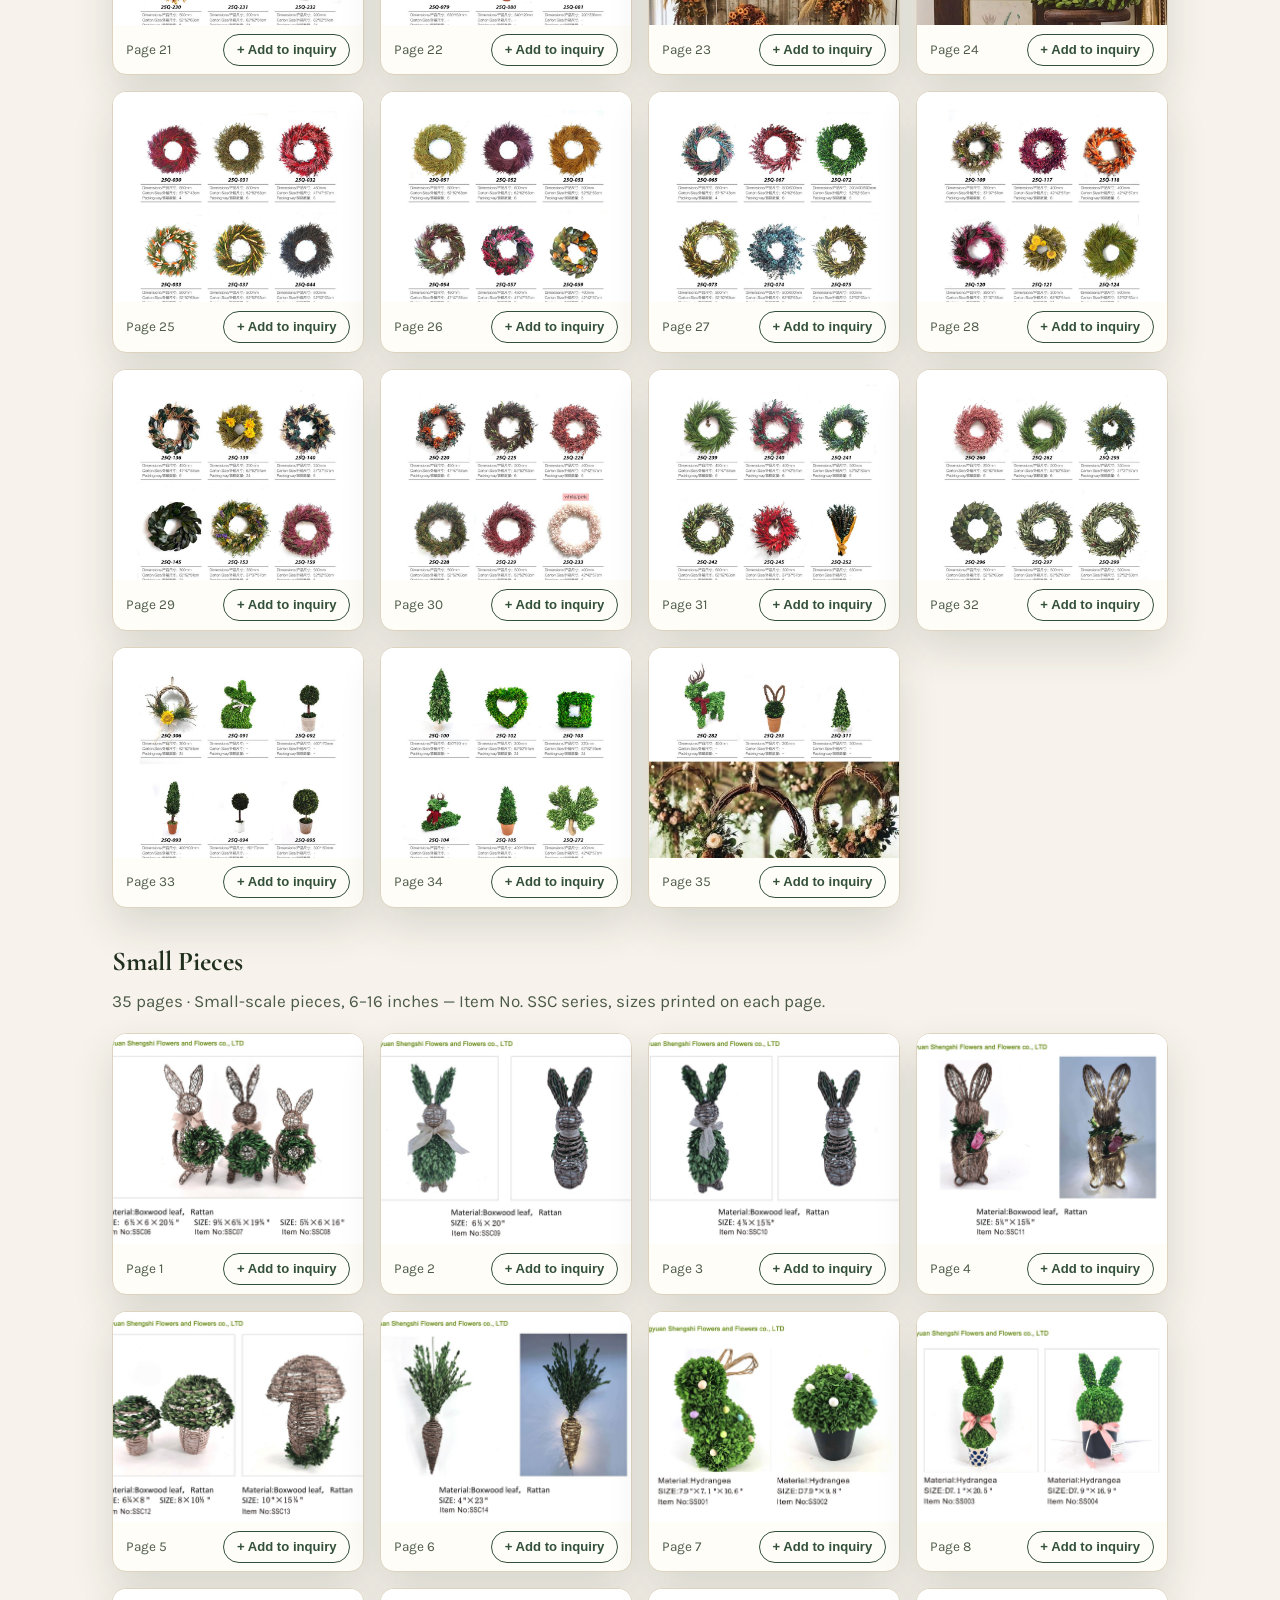
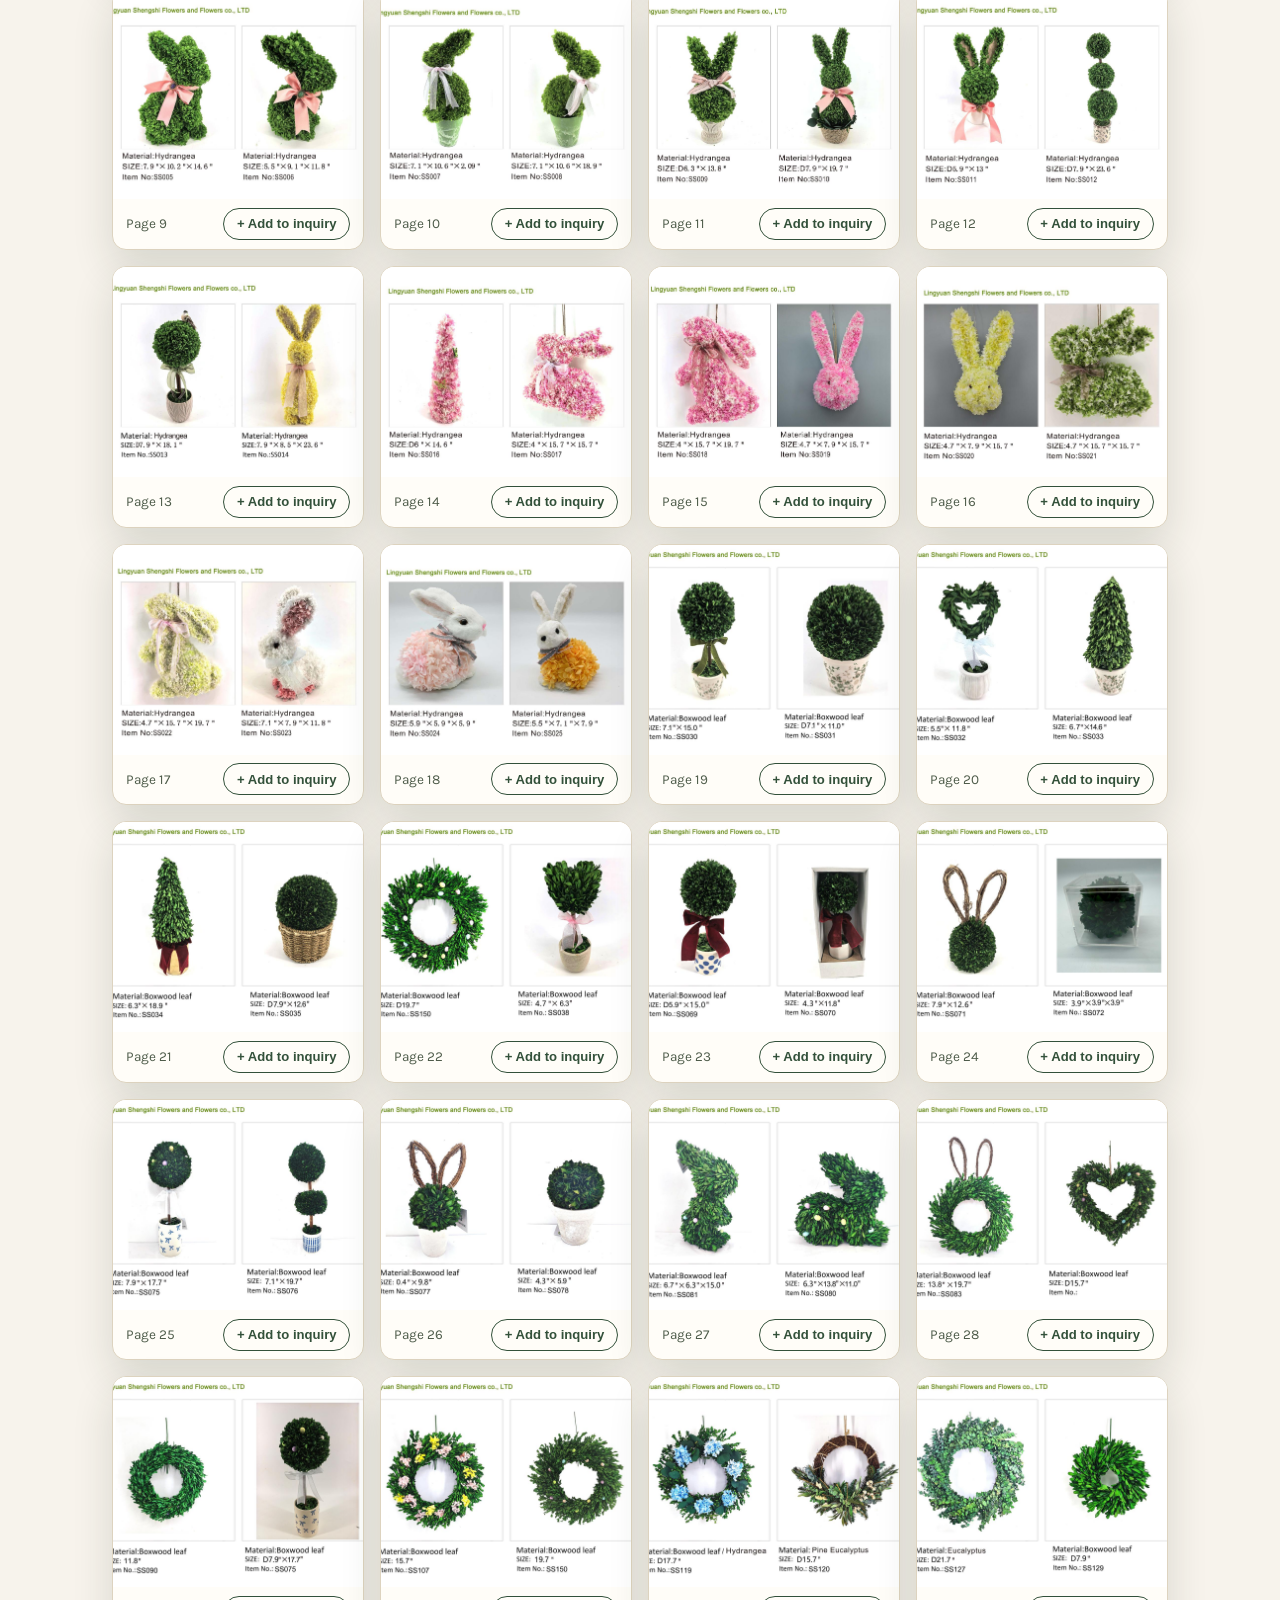
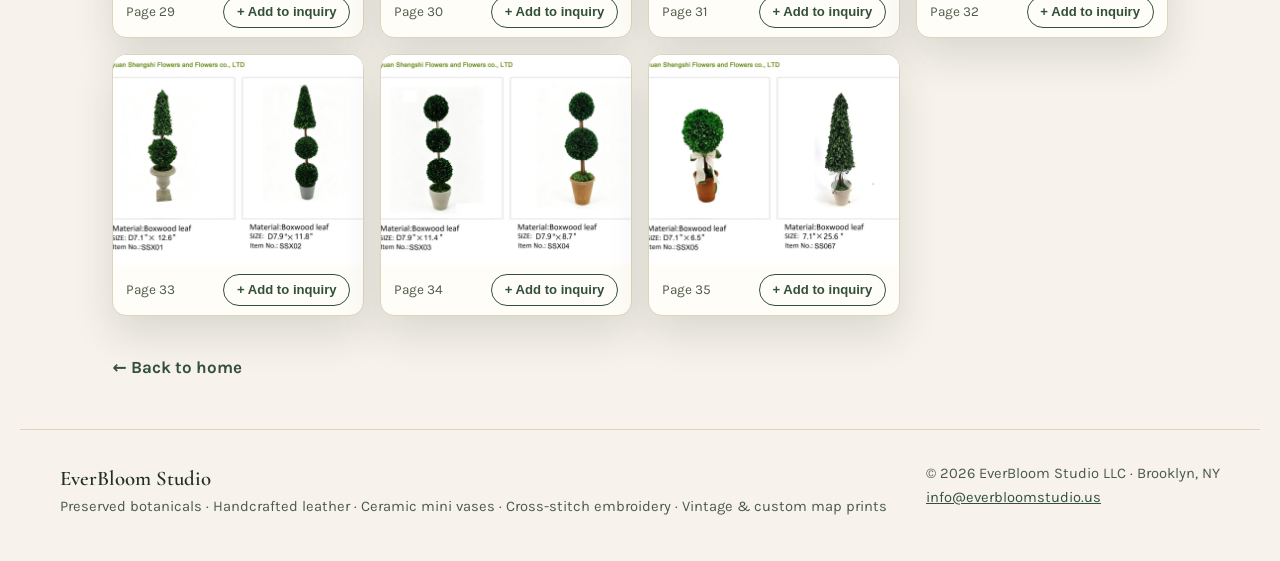
<file: preserved-botanicals.html>
<!DOCTYPE html>
<html lang="en">
  <head>
    <meta charset="utf-8" />
    <meta name="viewport" content="width=device-width, initial-scale=1, viewport-fit=cover" />
    <meta name="color-scheme" content="light dark" />
    <meta name="description" content="EverBloom Studio — the full preserved botanicals collection: boxwood wreaths, arrangements and small pieces from our partner workshop in Liaoning, China." />
    <link rel="canonical" href="https://everbloomstudio.us/preserved-botanicals.html" />
    <meta property="og:type" content="website" />
    <meta property="og:site_name" content="EverBloom Studio" />
    <meta property="og:title" content="Preserved Botanicals — Full Collection | EverBloom Studio" />
    <meta property="og:description" content="Boxwood wreaths, arrangements and small pieces, made from real preserved botanicals. Photos from our partner workshop's catalogs." />
    <meta property="og:url" content="https://everbloomstudio.us/preserved-botanicals.html" />
    <meta property="og:image" content="https://everbloomstudio.us/assets/wreath.jpg" />
    <link rel="icon" href="data:," />
    <title>Preserved Botanicals — Full Collection | EverBloom Studio</title>
    <link rel="preconnect" href="https://fonts.googleapis.com" />
    <link rel="preconnect" href="https://fonts.gstatic.com" crossorigin />
    <link href="https://fonts.googleapis.com/css2?family=Cormorant+Garamond:ital,wght@0,500;0,600;1,500&family=Karla:wght@400;600;700&display=swap" rel="stylesheet" />
<style>
      :root {
        --bg: #f7f3ec;
        --bg-soft: #efe8db;
        --surface: #fffdf8;
        --ink: #22301f;
        --ink-soft: #4c5a48;
        --line: #ddd3bf;
        --green: #33513a;
        --green-deep: #22392a;
        --clay: #a05c2c;
        --clay-soft: #f0e2d2;
        --gold: #b98a2f;
        --shadow: 0 18px 40px rgba(34, 48, 31, 0.14);
      }
      @media (prefers-color-scheme: dark) {
        :root {
          --bg: #141a13;
          --bg-soft: #1b241a;
          --surface: #1f2a1e;
          --ink: #ece7d8;
          --ink-soft: #b9bfa9;
          --line: #39442f;
          --green: #9db98f;
          --green-deep: #0f1710;
          --clay: #d99a5b;
          --clay-soft: #33302a;
          --gold: #d3ab55;
          --shadow: 0 18px 40px rgba(0, 0, 0, 0.45);
        }
      }
      * { box-sizing: border-box; }
      html { scroll-behavior: smooth; }
      body {
        margin: 0;
        background: var(--bg);
        color: var(--ink);
        font-family: "Karla", "Segoe UI", system-ui, sans-serif;
        font-size: 17px;
        line-height: 1.6;
      }
      img { display: block; max-width: 100%; }
      a { color: var(--green); }
      button, [role="button"], select, summary, input:not([type="checkbox"], [type="radio"]) { min-height: 2.25rem; }

      .serif { font-family: "Cormorant Garamond", Georgia, serif; }

      /* ---------- Nav ---------- */
      .nav {
        position: sticky; top: 0; z-index: 20;
        display: flex; align-items: center; justify-content: space-between; gap: 1rem;
        padding: 0.65rem clamp(1rem, 4vw, 2.5rem);
        background: color-mix(in srgb, var(--bg) 88%, transparent);
        backdrop-filter: blur(10px);
        border-bottom: 1px solid var(--line);
      }
      .brand { text-decoration: none; color: var(--ink); line-height: 1.1; }
      .brand .name { font-family: "Cormorant Garamond", Georgia, serif; font-size: 1.55rem; font-weight: 600; letter-spacing: 0.01em; }
      .brand .name em { color: var(--clay); font-style: normal; }
      .brand .sub { display: block; font-size: 0.68rem; letter-spacing: 0.22em; text-transform: uppercase; color: var(--ink-soft); }
      .nav-links { display: flex; gap: 0.25rem; flex-wrap: wrap; }
      .nav-links a {
        text-decoration: none; color: var(--ink); font-weight: 600; font-size: 0.95rem;
        padding: 0.55rem 0.8rem; border-radius: 999px; min-height: 2.25rem;
        display: inline-flex; align-items: center;
      }
      .nav-links a:hover { background: var(--bg-soft); }

      /* ---------- Hero ---------- */
      .hero {
        display: grid; grid-template-columns: 1.05fr 1fr; gap: clamp(1.5rem, 4vw, 3.5rem);
        align-items: center;
        padding: clamp(2rem, 6vw, 4.5rem) clamp(1rem, 4vw, 2.5rem) clamp(2.5rem, 6vw, 4rem);
        max-width: 1240px; margin: 0 auto;
      }
      .hero h1 {
        font-family: "Cormorant Garamond", Georgia, serif;
        font-size: clamp(2.6rem, 6vw, 4.3rem); font-weight: 600; line-height: 1.04; margin: 0 0 1.1rem;
      }
      .hero h1 .accent { color: var(--clay); font-style: italic; }
      .hero p.lede { font-size: 1.13rem; color: var(--ink-soft); margin: 0 0 1.8rem; max-width: 34rem; }
      .cta-row { display: flex; gap: 0.8rem; flex-wrap: wrap; }
      .btn {
        display: inline-flex; align-items: center; justify-content: center; gap: 0.5rem;
        min-height: 3rem; padding: 0.7rem 1.5rem; border-radius: 999px;
        font-weight: 700; font-size: 1rem; text-decoration: none; border: 1.5px solid var(--green);
        cursor: pointer; transition: transform 0.15s ease, background 0.15s ease;
      }
      .btn-solid { background: var(--green); color: #f5f1e6; }
      @media (prefers-color-scheme: dark) { .btn-solid { color: #131a12; } }
      .btn-solid:hover { transform: translateY(-2px); }
      .btn-ghost { background: transparent; color: var(--green); }
      .btn-ghost:hover { background: var(--bg-soft); }
      .hero-meta { margin-top: 1.6rem; font-size: 0.92rem; color: var(--ink-soft); display: flex; gap: 1.2rem; flex-wrap: wrap; }
      .hero-meta span::before { content: "— "; color: var(--clay); }
      .hero-photo { position: relative; }
      .hero-photo img {
        width: 100%; aspect-ratio: 1 / 1.04; object-fit: cover;
        border-radius: 190px 190px 18px 18px; box-shadow: var(--shadow);
      }
      .hero-photo figcaption {
        position: absolute; left: 1rem; bottom: 1rem;
        background: color-mix(in srgb, var(--surface) 92%, transparent);
        border: 1px solid var(--line); border-radius: 12px;
        padding: 0.55rem 0.9rem; font-size: 0.88rem; color: var(--ink);
      }
      .hero-photo figcaption strong { color: var(--clay); }

      /* ---------- Sections ---------- */
      section { max-width: 1240px; margin: 0 auto; padding: clamp(2.2rem, 6vw, 4rem) clamp(1rem, 4vw, 2.5rem); }
      section[id], .panel[id], main[id] { scroll-margin-top: 92px; }
      .sec-head { max-width: 44rem; margin-bottom: 2rem; }
      .sec-head h2 { font-family: "Cormorant Garamond", Georgia, serif; font-size: clamp(2rem, 4.5vw, 3rem); font-weight: 600; line-height: 1.1; margin: 0 0 0.6rem; }
      .sec-head p { color: var(--ink-soft); margin: 0; }
      .rule { width: 64px; height: 3px; background: var(--clay); border-radius: 2px; margin-bottom: 1.1rem; }

      /* ---------- Collections ---------- */
      .cards { display: grid; grid-template-columns: repeat(3, 1fr); gap: 1.4rem; }
      @media (max-width: 1080px) { .cards { grid-template-columns: repeat(2, 1fr); } }
      .card {
        background: var(--surface); border: 1px solid var(--line); border-radius: 18px;
        overflow: hidden; display: flex; flex-direction: column;
      }
      .card img { width: 100%; aspect-ratio: 1 / 0.92; object-fit: cover; }
      .card-body { padding: 1.3rem 1.4rem 1.5rem; display: flex; flex-direction: column; gap: 0.55rem; flex: 1; }
      .card h3 { font-family: "Cormorant Garamond", Georgia, serif; font-size: 1.65rem; font-weight: 600; margin: 0; line-height: 1.15; }
      .card .zh { color: var(--clay); font-weight: 700; font-size: 0.9rem; letter-spacing: 0.06em; }
      .card p { margin: 0; color: var(--ink-soft); font-size: 0.98rem; }
      .tag {
        margin-top: auto; align-self: flex-start;
        background: var(--clay-soft); color: var(--clay);
        font-size: 0.82rem; font-weight: 700; padding: 0.3rem 0.75rem; border-radius: 999px;
      }
      .tag.green { background: var(--bg-soft); color: var(--green); }

      /* ---------- Story ---------- */
      .story-wrap { background: var(--bg-soft); border-top: 1px solid var(--line); border-bottom: 1px solid var(--line); }
      .story { display: grid; grid-template-columns: 1fr 1fr; gap: clamp(1.5rem, 4vw, 3.5rem); align-items: center; }
      .story-photos { display: grid; grid-template-columns: 1.25fr 1fr; gap: 1rem; align-items: end; }
      .story-photos img { border-radius: 16px; box-shadow: var(--shadow); width: 100%; object-fit: cover; }
      .story-photos .tall { aspect-ratio: 3 / 4; }
      .story-photos .small { aspect-ratio: 3 / 3.6; }
      .story h2 { font-family: "Cormorant Garamond", Georgia, serif; font-size: clamp(2rem, 4.5vw, 3rem); font-weight: 600; line-height: 1.1; margin: 0 0 1rem; }
      .story p { color: var(--ink-soft); margin: 0 0 1rem; }
      .story p strong { color: var(--ink); }
      .facts { display: grid; grid-template-columns: repeat(3, 1fr); gap: 1rem; margin-top: 1.6rem; }
      .fact { border-top: 2px solid var(--clay); padding-top: 0.6rem; }
      .fact .num { font-family: "Cormorant Garamond", Georgia, serif; font-size: 1.9rem; font-weight: 600; color: var(--green); line-height: 1; }
      .fact .lbl { font-size: 0.85rem; color: var(--ink-soft); }

      /* ---------- Wholesale / contact ---------- */
      .split { display: grid; grid-template-columns: 1fr 1fr; gap: 1.4rem; }
      .panel { border-radius: 18px; padding: clamp(1.5rem, 3.5vw, 2.4rem); }
      .panel-dark { background: var(--green-deep); color: #ece7d8; }
      .panel-dark h2 { font-family: "Cormorant Garamond", Georgia, serif; font-size: clamp(1.9rem, 4vw, 2.6rem); font-weight: 600; margin: 0 0 0.8rem; line-height: 1.12; }
      .panel-dark p { color: #c9cfba; margin: 0 0 1.4rem; }
      .panel-dark ul { margin: 0 0 1.6rem; padding-left: 1.15rem; color: #e4e0cf; }
      .panel-dark li { margin-bottom: 0.4rem; }
      .panel-light { background: var(--surface); border: 1px solid var(--line); }
      .panel-light h2 { font-family: "Cormorant Garamond", Georgia, serif; font-size: clamp(1.9rem, 4vw, 2.6rem); font-weight: 600; margin: 0 0 0.8rem; line-height: 1.12; }
      .panel-light p { color: var(--ink-soft); margin: 0 0 1.2rem; }
      .btn-clay { background: var(--clay); border-color: var(--clay); color: #fff8ef; }
      .btn-clay:hover { transform: translateY(-2px); }
      .mail-row { display: flex; gap: 0.7rem; flex-wrap: wrap; align-items: center; }
      .mail-addr {
        font-weight: 700; font-size: 1.08rem; color: var(--green); text-decoration: none;
        border-bottom: 2px solid var(--clay); padding-bottom: 1px;
      }
      .copy-btn {
        border: 1.5px solid var(--line); background: var(--bg); color: var(--ink);
        border-radius: 999px; padding: 0.5rem 1.1rem; font-weight: 700; font-size: 0.92rem; cursor: pointer;
        min-height: 2.5rem;
      }
      .copy-btn:hover { background: var(--bg-soft); }
      .copy-note { font-size: 0.88rem; color: var(--ink-soft); min-height: 1.4em; }

      footer {
        border-top: 1px solid var(--line);
        padding: 2rem clamp(1rem, 4vw, 2.5rem) 2.6rem;
        max-width: 1240px; margin: 0 auto;
        display: flex; justify-content: space-between; gap: 1rem; flex-wrap: wrap;
        color: var(--ink-soft); font-size: 0.92rem;
      }
      footer .fname { font-family: "Cormorant Garamond", Georgia, serif; font-size: 1.3rem; color: var(--ink); font-weight: 600; }

      @media (prefers-reduced-motion: reduce) {
        html { scroll-behavior: auto; }
        .btn:hover { transform: none; }
      }
      .photo-note { margin-top: 1.2rem; font-size: 0.86rem; color: var(--ink-soft); }

      @media (max-width: 860px) {
        .nav { padding: 0.5rem 1rem; gap: 0.4rem 0.75rem; }
        .brand .name { font-size: 1.32rem; white-space: nowrap; }
        .brand .sub { font-size: 0.6rem; letter-spacing: 0.18em; white-space: nowrap; margin-top: 0.15rem; }
        .nav-links { gap: 0.1rem; }
        section[id], .panel[id], main[id] { scroll-margin-top: 76px; }
        .hero { grid-template-columns: 1fr; padding-top: 1.6rem; }
        .hero-photo img { aspect-ratio: 4 / 3.4; border-radius: 120px 120px 16px 16px; }
        .cards { grid-template-columns: 1fr; }
        .story { grid-template-columns: 1fr; }
        .split { grid-template-columns: 1fr; }
        .facts { grid-template-columns: repeat(3, 1fr); gap: 0.7rem; }
        .nav-links a { padding: 0.45rem 0.5rem; font-size: 0.88rem; }
      }
    
      .gal-hero { max-width: 1100px; margin: 0 auto; padding: 2.2rem 1.4rem 0.5rem; }
      .gal-hero h1 { font-family: "Cormorant Garamond", serif; font-size: clamp(2rem, 4.5vw, 3rem); line-height: 1.1; margin: 0.6rem 0 0.8rem; }
      .gal-hero p { color: var(--ink-soft); max-width: 62ch; }
      .back { font-weight: 700; color: var(--green); text-decoration: none; }
      .gal-sec { max-width: 1100px; margin: 0 auto; padding: 1.6rem 1.4rem 0.4rem; }
      .gal-sec h2 { font-family: "Cormorant Garamond", serif; font-size: 1.7rem; margin: 0 0 0.3rem; }
      .gal-sec .count { color: var(--ink-soft); margin: 0 0 1.1rem; }
      .grid { display: grid; grid-template-columns: repeat(auto-fill, minmax(210px, 1fr)); gap: 1rem; }
      .grid figure { margin: 0; background: var(--surface); border: 1px solid var(--line); border-radius: 14px; overflow: hidden; box-shadow: var(--shadow); }
      .grid a { display: block; }
      .grid img { width: 100%; height: 210px; object-fit: cover; object-position: top center; display: block; background: #fff; }
      .grid figcaption { padding: 0.55rem 0.8rem; font-size: 0.85rem; color: var(--ink-soft); }
      .gal-cta { max-width: 1100px; margin: 0 auto; padding: 2rem 1.4rem 3rem; }

      /* ---------- Inquiry list ---------- */
      .grid figure { position: relative; }
      .grid figure.selected { outline: 2px solid var(--green); outline-offset: -2px; }
      .grid figcaption { display: flex; align-items: center; justify-content: space-between; gap: 0.6rem; }
      .inq-btn {
        flex: none; border: 1.5px solid var(--green); background: transparent; color: var(--green);
        border-radius: 999px; padding: 0.28rem 0.8rem; font-weight: 700; font-size: 0.82rem;
        cursor: pointer; min-height: 2rem; line-height: 1.2; white-space: nowrap;
      }
      .inq-btn:hover { background: var(--bg-soft); }
      .inq-btn[aria-pressed="true"] { background: var(--green); color: #f5f1e6; }
      @media (prefers-color-scheme: dark) { .inq-btn[aria-pressed="true"] { color: #131a12; } }
      .inq-bar {
        position: fixed; left: 50%; transform: translateX(-50%);
        bottom: max(1rem, env(safe-area-inset-bottom));
        z-index: 40; display: none; align-items: center; gap: 0.7rem; flex-wrap: wrap; justify-content: center;
        max-width: min(92vw, 680px); padding: 0.7rem 1rem;
        background: var(--surface); border: 1px solid var(--line); border-radius: 999px;
        box-shadow: var(--shadow); font-size: 0.95rem; font-weight: 600;
      }
      .inq-bar.show { display: flex; }
      .inq-bar .send {
        border: none; background: var(--green); color: #f5f1e6; border-radius: 999px;
        padding: 0.55rem 1.2rem; font-weight: 700; font-size: 0.95rem; cursor: pointer; min-height: 2.5rem;
      }
      @media (prefers-color-scheme: dark) { .inq-bar .send { color: #131a12; } }
      .inq-bar .copy, .inq-bar .clear {
        border: 1.5px solid var(--line); background: transparent; color: var(--ink);
        border-radius: 999px; padding: 0.5rem 1rem; font-weight: 700; font-size: 0.9rem; cursor: pointer; min-height: 2.5rem;
      }
      .inq-bar .clear { border-color: transparent; color: var(--ink-soft); }
    </style>
  </head>
  <body id="top">
    <header class="nav">
      <a class="brand" href="index.html">
        <span class="name">Ever<em>Bloom</em> Studio</span>
        <span class="sub">Brooklyn · New York</span>
      </a>
      <nav class="nav-links" aria-label="Main">
        <a href="index.html#collections">Collections</a>
        <a href="index.html#story">Our Story</a>
        <a href="index.html#wholesale">Wholesale</a>
        <a href="index.html#contact">Contact</a>
      </nav>
    </header>
    <main>
      <div class="gal-hero">
        <a class="back" href="index.html">&larr; Back to home</a>
        <h1>Preserved Botanicals — the full collection</h1>
        <p>
          Every piece below is made from real preserved boxwood, hydrangea and seasonal
          botanicals by our partner workshop in Lingyuan, China — the same workshop that has
          supplied U.S. national retail chains since 2025. Photos are from the workshop&rsquo;s
          own catalogs. Item numbers and sizes are printed on each page; click any image to
          see it full-size.
        </p>
        <p>
          Prices, minimums and samples on request — wholesale inquiries are open.
          Tap &ldquo;Add to inquiry&rdquo; under any page to build a shortlist, then send it
          to us in one email.
        </p>
      </div>
      <div class="gal-hero"><p>EverBloom Studio LLC, based in Brooklyn, New York, offers preserved botanicals wholesale. Every piece is made from real preserved boxwood, hydrangea and seasonal botanicals — never faux — by our partner workshop in Lingyuan, Liaoning, China. The workshop has made preserved boxwood and hydrangea pieces for three years and has supplied TJ Maxx in the United States since 2025.</p><p>The full collection is shown in 169 photos: the 2026 collection (99 pages), the 2025 collection (35 pages), and small pieces 6–16 inches (35 pages, SSC series). Item numbers and sizes are printed on each catalog page. Wholesale price list, minimum order quantities and sample terms are available on request: select pieces on this page with “Add to inquiry” and send one email to info@everbloomstudio.us, or email us directly.</p></div> <section class="gal-sec" id="2026">
        <h2>2026 Collection</h2>
        <p class="count">99 pages · Two pieces per page, Item No. SS001 and up, sizes printed on each page.</p>
        <div class="grid">
          <figure><a href="gallery/2026/p01.jpg"><img src="gallery/2026/p01.jpg" alt="2026 Collection, page 1" loading="lazy" /></a><figcaption>Page 1</figcaption></figure>
          <figure><a href="gallery/2026/p02.jpg"><img src="gallery/2026/p02.jpg" alt="2026 Collection, page 2" loading="lazy" /></a><figcaption>Page 2</figcaption></figure>
          <figure><a href="gallery/2026/p03.jpg"><img src="gallery/2026/p03.jpg" alt="2026 Collection, page 3" loading="lazy" /></a><figcaption>Page 3</figcaption></figure>
          <figure><a href="gallery/2026/p04.jpg"><img src="gallery/2026/p04.jpg" alt="2026 Collection, page 4" loading="lazy" /></a><figcaption>Page 4</figcaption></figure>
          <figure><a href="gallery/2026/p05.jpg"><img src="gallery/2026/p05.jpg" alt="2026 Collection, page 5" loading="lazy" /></a><figcaption>Page 5</figcaption></figure>
          <figure><a href="gallery/2026/p06.jpg"><img src="gallery/2026/p06.jpg" alt="2026 Collection, page 6" loading="lazy" /></a><figcaption>Page 6</figcaption></figure>
          <figure><a href="gallery/2026/p07.jpg"><img src="gallery/2026/p07.jpg" alt="2026 Collection, page 7" loading="lazy" /></a><figcaption>Page 7</figcaption></figure>
          <figure><a href="gallery/2026/p08.jpg"><img src="gallery/2026/p08.jpg" alt="2026 Collection, page 8" loading="lazy" /></a><figcaption>Page 8</figcaption></figure>
          <figure><a href="gallery/2026/p09.jpg"><img src="gallery/2026/p09.jpg" alt="2026 Collection, page 9" loading="lazy" /></a><figcaption>Page 9</figcaption></figure>
          <figure><a href="gallery/2026/p10.jpg"><img src="gallery/2026/p10.jpg" alt="2026 Collection, page 10" loading="lazy" /></a><figcaption>Page 10</figcaption></figure>
          <figure><a href="gallery/2026/p11.jpg"><img src="gallery/2026/p11.jpg" alt="2026 Collection, page 11" loading="lazy" /></a><figcaption>Page 11</figcaption></figure>
          <figure><a href="gallery/2026/p12.jpg"><img src="gallery/2026/p12.jpg" alt="2026 Collection, page 12" loading="lazy" /></a><figcaption>Page 12</figcaption></figure>
          <figure><a href="gallery/2026/p13.jpg"><img src="gallery/2026/p13.jpg" alt="2026 Collection, page 13" loading="lazy" /></a><figcaption>Page 13</figcaption></figure>
          <figure><a href="gallery/2026/p14.jpg"><img src="gallery/2026/p14.jpg" alt="2026 Collection, page 14" loading="lazy" /></a><figcaption>Page 14</figcaption></figure>
          <figure><a href="gallery/2026/p15.jpg"><img src="gallery/2026/p15.jpg" alt="2026 Collection, page 15" loading="lazy" /></a><figcaption>Page 15</figcaption></figure>
          <figure><a href="gallery/2026/p16.jpg"><img src="gallery/2026/p16.jpg" alt="2026 Collection, page 16" loading="lazy" /></a><figcaption>Page 16</figcaption></figure>
          <figure><a href="gallery/2026/p17.jpg"><img src="gallery/2026/p17.jpg" alt="2026 Collection, page 17" loading="lazy" /></a><figcaption>Page 17</figcaption></figure>
          <figure><a href="gallery/2026/p18.jpg"><img src="gallery/2026/p18.jpg" alt="2026 Collection, page 18" loading="lazy" /></a><figcaption>Page 18</figcaption></figure>
          <figure><a href="gallery/2026/p19.jpg"><img src="gallery/2026/p19.jpg" alt="2026 Collection, page 19" loading="lazy" /></a><figcaption>Page 19</figcaption></figure>
          <figure><a href="gallery/2026/p20.jpg"><img src="gallery/2026/p20.jpg" alt="2026 Collection, page 20" loading="lazy" /></a><figcaption>Page 20</figcaption></figure>
          <figure><a href="gallery/2026/p21.jpg"><img src="gallery/2026/p21.jpg" alt="2026 Collection, page 21" loading="lazy" /></a><figcaption>Page 21</figcaption></figure>
          <figure><a href="gallery/2026/p22.jpg"><img src="gallery/2026/p22.jpg" alt="2026 Collection, page 22" loading="lazy" /></a><figcaption>Page 22</figcaption></figure>
          <figure><a href="gallery/2026/p23.jpg"><img src="gallery/2026/p23.jpg" alt="2026 Collection, page 23" loading="lazy" /></a><figcaption>Page 23</figcaption></figure>
          <figure><a href="gallery/2026/p24.jpg"><img src="gallery/2026/p24.jpg" alt="2026 Collection, page 24" loading="lazy" /></a><figcaption>Page 24</figcaption></figure>
          <figure><a href="gallery/2026/p25.jpg"><img src="gallery/2026/p25.jpg" alt="2026 Collection, page 25" loading="lazy" /></a><figcaption>Page 25</figcaption></figure>
          <figure><a href="gallery/2026/p26.jpg"><img src="gallery/2026/p26.jpg" alt="2026 Collection, page 26" loading="lazy" /></a><figcaption>Page 26</figcaption></figure>
          <figure><a href="gallery/2026/p27.jpg"><img src="gallery/2026/p27.jpg" alt="2026 Collection, page 27" loading="lazy" /></a><figcaption>Page 27</figcaption></figure>
          <figure><a href="gallery/2026/p28.jpg"><img src="gallery/2026/p28.jpg" alt="2026 Collection, page 28" loading="lazy" /></a><figcaption>Page 28</figcaption></figure>
          <figure><a href="gallery/2026/p29.jpg"><img src="gallery/2026/p29.jpg" alt="2026 Collection, page 29" loading="lazy" /></a><figcaption>Page 29</figcaption></figure>
          <figure><a href="gallery/2026/p30.jpg"><img src="gallery/2026/p30.jpg" alt="2026 Collection, page 30" loading="lazy" /></a><figcaption>Page 30</figcaption></figure>
          <figure><a href="gallery/2026/p31.jpg"><img src="gallery/2026/p31.jpg" alt="2026 Collection, page 31" loading="lazy" /></a><figcaption>Page 31</figcaption></figure>
          <figure><a href="gallery/2026/p32.jpg"><img src="gallery/2026/p32.jpg" alt="2026 Collection, page 32" loading="lazy" /></a><figcaption>Page 32</figcaption></figure>
          <figure><a href="gallery/2026/p33.jpg"><img src="gallery/2026/p33.jpg" alt="2026 Collection, page 33" loading="lazy" /></a><figcaption>Page 33</figcaption></figure>
          <figure><a href="gallery/2026/p34.jpg"><img src="gallery/2026/p34.jpg" alt="2026 Collection, page 34" loading="lazy" /></a><figcaption>Page 34</figcaption></figure>
          <figure><a href="gallery/2026/p35.jpg"><img src="gallery/2026/p35.jpg" alt="2026 Collection, page 35" loading="lazy" /></a><figcaption>Page 35</figcaption></figure>
          <figure><a href="gallery/2026/p36.jpg"><img src="gallery/2026/p36.jpg" alt="2026 Collection, page 36" loading="lazy" /></a><figcaption>Page 36</figcaption></figure>
          <figure><a href="gallery/2026/p37.jpg"><img src="gallery/2026/p37.jpg" alt="2026 Collection, page 37" loading="lazy" /></a><figcaption>Page 37</figcaption></figure>
          <figure><a href="gallery/2026/p38.jpg"><img src="gallery/2026/p38.jpg" alt="2026 Collection, page 38" loading="lazy" /></a><figcaption>Page 38</figcaption></figure>
          <figure><a href="gallery/2026/p39.jpg"><img src="gallery/2026/p39.jpg" alt="2026 Collection, page 39" loading="lazy" /></a><figcaption>Page 39</figcaption></figure>
          <figure><a href="gallery/2026/p40.jpg"><img src="gallery/2026/p40.jpg" alt="2026 Collection, page 40" loading="lazy" /></a><figcaption>Page 40</figcaption></figure>
          <figure><a href="gallery/2026/p41.jpg"><img src="gallery/2026/p41.jpg" alt="2026 Collection, page 41" loading="lazy" /></a><figcaption>Page 41</figcaption></figure>
          <figure><a href="gallery/2026/p42.jpg"><img src="gallery/2026/p42.jpg" alt="2026 Collection, page 42" loading="lazy" /></a><figcaption>Page 42</figcaption></figure>
          <figure><a href="gallery/2026/p43.jpg"><img src="gallery/2026/p43.jpg" alt="2026 Collection, page 43" loading="lazy" /></a><figcaption>Page 43</figcaption></figure>
          <figure><a href="gallery/2026/p44.jpg"><img src="gallery/2026/p44.jpg" alt="2026 Collection, page 44" loading="lazy" /></a><figcaption>Page 44</figcaption></figure>
          <figure><a href="gallery/2026/p45.jpg"><img src="gallery/2026/p45.jpg" alt="2026 Collection, page 45" loading="lazy" /></a><figcaption>Page 45</figcaption></figure>
          <figure><a href="gallery/2026/p46.jpg"><img src="gallery/2026/p46.jpg" alt="2026 Collection, page 46" loading="lazy" /></a><figcaption>Page 46</figcaption></figure>
          <figure><a href="gallery/2026/p47.jpg"><img src="gallery/2026/p47.jpg" alt="2026 Collection, page 47" loading="lazy" /></a><figcaption>Page 47</figcaption></figure>
          <figure><a href="gallery/2026/p48.jpg"><img src="gallery/2026/p48.jpg" alt="2026 Collection, page 48" loading="lazy" /></a><figcaption>Page 48</figcaption></figure>
          <figure><a href="gallery/2026/p49.jpg"><img src="gallery/2026/p49.jpg" alt="2026 Collection, page 49" loading="lazy" /></a><figcaption>Page 49</figcaption></figure>
          <figure><a href="gallery/2026/p50.jpg"><img src="gallery/2026/p50.jpg" alt="2026 Collection, page 50" loading="lazy" /></a><figcaption>Page 50</figcaption></figure>
          <figure><a href="gallery/2026/p51.jpg"><img src="gallery/2026/p51.jpg" alt="2026 Collection, page 51" loading="lazy" /></a><figcaption>Page 51</figcaption></figure>
          <figure><a href="gallery/2026/p52.jpg"><img src="gallery/2026/p52.jpg" alt="2026 Collection, page 52" loading="lazy" /></a><figcaption>Page 52</figcaption></figure>
          <figure><a href="gallery/2026/p53.jpg"><img src="gallery/2026/p53.jpg" alt="2026 Collection, page 53" loading="lazy" /></a><figcaption>Page 53</figcaption></figure>
          <figure><a href="gallery/2026/p54.jpg"><img src="gallery/2026/p54.jpg" alt="2026 Collection, page 54" loading="lazy" /></a><figcaption>Page 54</figcaption></figure>
          <figure><a href="gallery/2026/p55.jpg"><img src="gallery/2026/p55.jpg" alt="2026 Collection, page 55" loading="lazy" /></a><figcaption>Page 55</figcaption></figure>
          <figure><a href="gallery/2026/p56.jpg"><img src="gallery/2026/p56.jpg" alt="2026 Collection, page 56" loading="lazy" /></a><figcaption>Page 56</figcaption></figure>
          <figure><a href="gallery/2026/p57.jpg"><img src="gallery/2026/p57.jpg" alt="2026 Collection, page 57" loading="lazy" /></a><figcaption>Page 57</figcaption></figure>
          <figure><a href="gallery/2026/p58.jpg"><img src="gallery/2026/p58.jpg" alt="2026 Collection, page 58" loading="lazy" /></a><figcaption>Page 58</figcaption></figure>
          <figure><a href="gallery/2026/p59.jpg"><img src="gallery/2026/p59.jpg" alt="2026 Collection, page 59" loading="lazy" /></a><figcaption>Page 59</figcaption></figure>
          <figure><a href="gallery/2026/p60.jpg"><img src="gallery/2026/p60.jpg" alt="2026 Collection, page 60" loading="lazy" /></a><figcaption>Page 60</figcaption></figure>
          <figure><a href="gallery/2026/p61.jpg"><img src="gallery/2026/p61.jpg" alt="2026 Collection, page 61" loading="lazy" /></a><figcaption>Page 61</figcaption></figure>
          <figure><a href="gallery/2026/p62.jpg"><img src="gallery/2026/p62.jpg" alt="2026 Collection, page 62" loading="lazy" /></a><figcaption>Page 62</figcaption></figure>
          <figure><a href="gallery/2026/p63.jpg"><img src="gallery/2026/p63.jpg" alt="2026 Collection, page 63" loading="lazy" /></a><figcaption>Page 63</figcaption></figure>
          <figure><a href="gallery/2026/p64.jpg"><img src="gallery/2026/p64.jpg" alt="2026 Collection, page 64" loading="lazy" /></a><figcaption>Page 64</figcaption></figure>
          <figure><a href="gallery/2026/p65.jpg"><img src="gallery/2026/p65.jpg" alt="2026 Collection, page 65" loading="lazy" /></a><figcaption>Page 65</figcaption></figure>
          <figure><a href="gallery/2026/p66.jpg"><img src="gallery/2026/p66.jpg" alt="2026 Collection, page 66" loading="lazy" /></a><figcaption>Page 66</figcaption></figure>
          <figure><a href="gallery/2026/p67.jpg"><img src="gallery/2026/p67.jpg" alt="2026 Collection, page 67" loading="lazy" /></a><figcaption>Page 67</figcaption></figure>
          <figure><a href="gallery/2026/p68.jpg"><img src="gallery/2026/p68.jpg" alt="2026 Collection, page 68" loading="lazy" /></a><figcaption>Page 68</figcaption></figure>
          <figure><a href="gallery/2026/p69.jpg"><img src="gallery/2026/p69.jpg" alt="2026 Collection, page 69" loading="lazy" /></a><figcaption>Page 69</figcaption></figure>
          <figure><a href="gallery/2026/p70.jpg"><img src="gallery/2026/p70.jpg" alt="2026 Collection, page 70" loading="lazy" /></a><figcaption>Page 70</figcaption></figure>
          <figure><a href="gallery/2026/p71.jpg"><img src="gallery/2026/p71.jpg" alt="2026 Collection, page 71" loading="lazy" /></a><figcaption>Page 71</figcaption></figure>
          <figure><a href="gallery/2026/p72.jpg"><img src="gallery/2026/p72.jpg" alt="2026 Collection, page 72" loading="lazy" /></a><figcaption>Page 72</figcaption></figure>
          <figure><a href="gallery/2026/p73.jpg"><img src="gallery/2026/p73.jpg" alt="2026 Collection, page 73" loading="lazy" /></a><figcaption>Page 73</figcaption></figure>
          <figure><a href="gallery/2026/p74.jpg"><img src="gallery/2026/p74.jpg" alt="2026 Collection, page 74" loading="lazy" /></a><figcaption>Page 74</figcaption></figure>
          <figure><a href="gallery/2026/p75.jpg"><img src="gallery/2026/p75.jpg" alt="2026 Collection, page 75" loading="lazy" /></a><figcaption>Page 75</figcaption></figure>
          <figure><a href="gallery/2026/p76.jpg"><img src="gallery/2026/p76.jpg" alt="2026 Collection, page 76" loading="lazy" /></a><figcaption>Page 76</figcaption></figure>
          <figure><a href="gallery/2026/p77.jpg"><img src="gallery/2026/p77.jpg" alt="2026 Collection, page 77" loading="lazy" /></a><figcaption>Page 77</figcaption></figure>
          <figure><a href="gallery/2026/p78.jpg"><img src="gallery/2026/p78.jpg" alt="2026 Collection, page 78" loading="lazy" /></a><figcaption>Page 78</figcaption></figure>
          <figure><a href="gallery/2026/p79.jpg"><img src="gallery/2026/p79.jpg" alt="2026 Collection, page 79" loading="lazy" /></a><figcaption>Page 79</figcaption></figure>
          <figure><a href="gallery/2026/p80.jpg"><img src="gallery/2026/p80.jpg" alt="2026 Collection, page 80" loading="lazy" /></a><figcaption>Page 80</figcaption></figure>
          <figure><a href="gallery/2026/p81.jpg"><img src="gallery/2026/p81.jpg" alt="2026 Collection, page 81" loading="lazy" /></a><figcaption>Page 81</figcaption></figure>
          <figure><a href="gallery/2026/p82.jpg"><img src="gallery/2026/p82.jpg" alt="2026 Collection, page 82" loading="lazy" /></a><figcaption>Page 82</figcaption></figure>
          <figure><a href="gallery/2026/p83.jpg"><img src="gallery/2026/p83.jpg" alt="2026 Collection, page 83" loading="lazy" /></a><figcaption>Page 83</figcaption></figure>
          <figure><a href="gallery/2026/p84.jpg"><img src="gallery/2026/p84.jpg" alt="2026 Collection, page 84" loading="lazy" /></a><figcaption>Page 84</figcaption></figure>
          <figure><a href="gallery/2026/p85.jpg"><img src="gallery/2026/p85.jpg" alt="2026 Collection, page 85" loading="lazy" /></a><figcaption>Page 85</figcaption></figure>
          <figure><a href="gallery/2026/p86.jpg"><img src="gallery/2026/p86.jpg" alt="2026 Collection, page 86" loading="lazy" /></a><figcaption>Page 86</figcaption></figure>
          <figure><a href="gallery/2026/p87.jpg"><img src="gallery/2026/p87.jpg" alt="2026 Collection, page 87" loading="lazy" /></a><figcaption>Page 87</figcaption></figure>
          <figure><a href="gallery/2026/p88.jpg"><img src="gallery/2026/p88.jpg" alt="2026 Collection, page 88" loading="lazy" /></a><figcaption>Page 88</figcaption></figure>
          <figure><a href="gallery/2026/p89.jpg"><img src="gallery/2026/p89.jpg" alt="2026 Collection, page 89" loading="lazy" /></a><figcaption>Page 89</figcaption></figure>
          <figure><a href="gallery/2026/p90.jpg"><img src="gallery/2026/p90.jpg" alt="2026 Collection, page 90" loading="lazy" /></a><figcaption>Page 90</figcaption></figure>
          <figure><a href="gallery/2026/p91.jpg"><img src="gallery/2026/p91.jpg" alt="2026 Collection, page 91" loading="lazy" /></a><figcaption>Page 91</figcaption></figure>
          <figure><a href="gallery/2026/p92.jpg"><img src="gallery/2026/p92.jpg" alt="2026 Collection, page 92" loading="lazy" /></a><figcaption>Page 92</figcaption></figure>
          <figure><a href="gallery/2026/p93.jpg"><img src="gallery/2026/p93.jpg" alt="2026 Collection, page 93" loading="lazy" /></a><figcaption>Page 93</figcaption></figure>
          <figure><a href="gallery/2026/p94.jpg"><img src="gallery/2026/p94.jpg" alt="2026 Collection, page 94" loading="lazy" /></a><figcaption>Page 94</figcaption></figure>
          <figure><a href="gallery/2026/p95.jpg"><img src="gallery/2026/p95.jpg" alt="2026 Collection, page 95" loading="lazy" /></a><figcaption>Page 95</figcaption></figure>
          <figure><a href="gallery/2026/p96.jpg"><img src="gallery/2026/p96.jpg" alt="2026 Collection, page 96" loading="lazy" /></a><figcaption>Page 96</figcaption></figure>
          <figure><a href="gallery/2026/p97.jpg"><img src="gallery/2026/p97.jpg" alt="2026 Collection, page 97" loading="lazy" /></a><figcaption>Page 97</figcaption></figure>
          <figure><a href="gallery/2026/p98.jpg"><img src="gallery/2026/p98.jpg" alt="2026 Collection, page 98" loading="lazy" /></a><figcaption>Page 98</figcaption></figure>
          <figure><a href="gallery/2026/p99.jpg"><img src="gallery/2026/p99.jpg" alt="2026 Collection, page 99" loading="lazy" /></a><figcaption>Page 99</figcaption></figure>
        </div>
      </section>
      <section class="gal-sec" id="2025">
        <h2>2025 Collection</h2>
        <p class="count">35 pages · Wreaths, arrangements and seasonal pieces from the 2025 catalog.</p>
        <div class="grid">
          <figure><a href="gallery/2025/p01.jpg"><img src="gallery/2025/p01.jpg" alt="2025 Collection, cover" loading="lazy" /></a><figcaption>Cover</figcaption></figure>
          <figure><a href="gallery/2025/p02.jpg"><img src="gallery/2025/p02.jpg" alt="2025 Collection, page 2" loading="lazy" /></a><figcaption>Page 2</figcaption></figure>
          <figure><a href="gallery/2025/p03.jpg"><img src="gallery/2025/p03.jpg" alt="2025 Collection, page 3" loading="lazy" /></a><figcaption>Page 3</figcaption></figure>
          <figure><a href="gallery/2025/p04.jpg"><img src="gallery/2025/p04.jpg" alt="2025 Collection, page 4" loading="lazy" /></a><figcaption>Page 4</figcaption></figure>
          <figure><a href="gallery/2025/p05.jpg"><img src="gallery/2025/p05.jpg" alt="2025 Collection, page 5" loading="lazy" /></a><figcaption>Page 5</figcaption></figure>
          <figure><a href="gallery/2025/p06.jpg"><img src="gallery/2025/p06.jpg" alt="2025 Collection, page 6" loading="lazy" /></a><figcaption>Page 6</figcaption></figure>
          <figure><a href="gallery/2025/p07.jpg"><img src="gallery/2025/p07.jpg" alt="2025 Collection, page 7" loading="lazy" /></a><figcaption>Page 7</figcaption></figure>
          <figure><a href="gallery/2025/p08.jpg"><img src="gallery/2025/p08.jpg" alt="2025 Collection, page 8" loading="lazy" /></a><figcaption>Page 8</figcaption></figure>
          <figure><a href="gallery/2025/p09.jpg"><img src="gallery/2025/p09.jpg" alt="2025 Collection, page 9" loading="lazy" /></a><figcaption>Page 9</figcaption></figure>
          <figure><a href="gallery/2025/p10.jpg"><img src="gallery/2025/p10.jpg" alt="2025 Collection, page 10" loading="lazy" /></a><figcaption>Page 10</figcaption></figure>
          <figure><a href="gallery/2025/p11.jpg"><img src="gallery/2025/p11.jpg" alt="2025 Collection, page 11" loading="lazy" /></a><figcaption>Page 11</figcaption></figure>
          <figure><a href="gallery/2025/p12.jpg"><img src="gallery/2025/p12.jpg" alt="2025 Collection, page 12" loading="lazy" /></a><figcaption>Page 12</figcaption></figure>
          <figure><a href="gallery/2025/p13.jpg"><img src="gallery/2025/p13.jpg" alt="2025 Collection, page 13" loading="lazy" /></a><figcaption>Page 13</figcaption></figure>
          <figure><a href="gallery/2025/p14.jpg"><img src="gallery/2025/p14.jpg" alt="2025 Collection, page 14" loading="lazy" /></a><figcaption>Page 14</figcaption></figure>
          <figure><a href="gallery/2025/p15.jpg"><img src="gallery/2025/p15.jpg" alt="2025 Collection, page 15" loading="lazy" /></a><figcaption>Page 15</figcaption></figure>
          <figure><a href="gallery/2025/p16.jpg"><img src="gallery/2025/p16.jpg" alt="2025 Collection, page 16" loading="lazy" /></a><figcaption>Page 16</figcaption></figure>
          <figure><a href="gallery/2025/p17.jpg"><img src="gallery/2025/p17.jpg" alt="2025 Collection, page 17" loading="lazy" /></a><figcaption>Page 17</figcaption></figure>
          <figure><a href="gallery/2025/p18.jpg"><img src="gallery/2025/p18.jpg" alt="2025 Collection, page 18" loading="lazy" /></a><figcaption>Page 18</figcaption></figure>
          <figure><a href="gallery/2025/p19.jpg"><img src="gallery/2025/p19.jpg" alt="2025 Collection, page 19" loading="lazy" /></a><figcaption>Page 19</figcaption></figure>
          <figure><a href="gallery/2025/p20.jpg"><img src="gallery/2025/p20.jpg" alt="2025 Collection, page 20" loading="lazy" /></a><figcaption>Page 20</figcaption></figure>
          <figure><a href="gallery/2025/p21.jpg"><img src="gallery/2025/p21.jpg" alt="2025 Collection, page 21" loading="lazy" /></a><figcaption>Page 21</figcaption></figure>
          <figure><a href="gallery/2025/p22.jpg"><img src="gallery/2025/p22.jpg" alt="2025 Collection, page 22" loading="lazy" /></a><figcaption>Page 22</figcaption></figure>
          <figure><a href="gallery/2025/p23.jpg"><img src="gallery/2025/p23.jpg" alt="2025 Collection, page 23" loading="lazy" /></a><figcaption>Page 23</figcaption></figure>
          <figure><a href="gallery/2025/p24.jpg"><img src="gallery/2025/p24.jpg" alt="2025 Collection, page 24" loading="lazy" /></a><figcaption>Page 24</figcaption></figure>
          <figure><a href="gallery/2025/p25.jpg"><img src="gallery/2025/p25.jpg" alt="2025 Collection, page 25" loading="lazy" /></a><figcaption>Page 25</figcaption></figure>
          <figure><a href="gallery/2025/p26.jpg"><img src="gallery/2025/p26.jpg" alt="2025 Collection, page 26" loading="lazy" /></a><figcaption>Page 26</figcaption></figure>
          <figure><a href="gallery/2025/p27.jpg"><img src="gallery/2025/p27.jpg" alt="2025 Collection, page 27" loading="lazy" /></a><figcaption>Page 27</figcaption></figure>
          <figure><a href="gallery/2025/p28.jpg"><img src="gallery/2025/p28.jpg" alt="2025 Collection, page 28" loading="lazy" /></a><figcaption>Page 28</figcaption></figure>
          <figure><a href="gallery/2025/p29.jpg"><img src="gallery/2025/p29.jpg" alt="2025 Collection, page 29" loading="lazy" /></a><figcaption>Page 29</figcaption></figure>
          <figure><a href="gallery/2025/p30.jpg"><img src="gallery/2025/p30.jpg" alt="2025 Collection, page 30" loading="lazy" /></a><figcaption>Page 30</figcaption></figure>
          <figure><a href="gallery/2025/p31.jpg"><img src="gallery/2025/p31.jpg" alt="2025 Collection, page 31" loading="lazy" /></a><figcaption>Page 31</figcaption></figure>
          <figure><a href="gallery/2025/p32.jpg"><img src="gallery/2025/p32.jpg" alt="2025 Collection, page 32" loading="lazy" /></a><figcaption>Page 32</figcaption></figure>
          <figure><a href="gallery/2025/p33.jpg"><img src="gallery/2025/p33.jpg" alt="2025 Collection, page 33" loading="lazy" /></a><figcaption>Page 33</figcaption></figure>
          <figure><a href="gallery/2025/p34.jpg"><img src="gallery/2025/p34.jpg" alt="2025 Collection, page 34" loading="lazy" /></a><figcaption>Page 34</figcaption></figure>
          <figure><a href="gallery/2025/p35.jpg"><img src="gallery/2025/p35.jpg" alt="2025 Collection, page 35" loading="lazy" /></a><figcaption>Page 35</figcaption></figure>
        </div>
      </section>
      <section class="gal-sec" id="small">
        <h2>Small Pieces</h2>
        <p class="count">35 pages · Small-scale pieces, 6–16 inches — Item No. SSC series, sizes printed on each page.</p>
        <div class="grid">
          <figure><a href="gallery/small/p01.jpg"><img src="gallery/small/p01.jpg" alt="small Collection, page 1" loading="lazy" /></a><figcaption>Page 1</figcaption></figure>
          <figure><a href="gallery/small/p02.jpg"><img src="gallery/small/p02.jpg" alt="small Collection, page 2" loading="lazy" /></a><figcaption>Page 2</figcaption></figure>
          <figure><a href="gallery/small/p03.jpg"><img src="gallery/small/p03.jpg" alt="small Collection, page 3" loading="lazy" /></a><figcaption>Page 3</figcaption></figure>
          <figure><a href="gallery/small/p04.jpg"><img src="gallery/small/p04.jpg" alt="small Collection, page 4" loading="lazy" /></a><figcaption>Page 4</figcaption></figure>
          <figure><a href="gallery/small/p05.jpg"><img src="gallery/small/p05.jpg" alt="small Collection, page 5" loading="lazy" /></a><figcaption>Page 5</figcaption></figure>
          <figure><a href="gallery/small/p06.jpg"><img src="gallery/small/p06.jpg" alt="small Collection, page 6" loading="lazy" /></a><figcaption>Page 6</figcaption></figure>
          <figure><a href="gallery/small/p07.jpg"><img src="gallery/small/p07.jpg" alt="small Collection, page 7" loading="lazy" /></a><figcaption>Page 7</figcaption></figure>
          <figure><a href="gallery/small/p08.jpg"><img src="gallery/small/p08.jpg" alt="small Collection, page 8" loading="lazy" /></a><figcaption>Page 8</figcaption></figure>
          <figure><a href="gallery/small/p09.jpg"><img src="gallery/small/p09.jpg" alt="small Collection, page 9" loading="lazy" /></a><figcaption>Page 9</figcaption></figure>
          <figure><a href="gallery/small/p10.jpg"><img src="gallery/small/p10.jpg" alt="small Collection, page 10" loading="lazy" /></a><figcaption>Page 10</figcaption></figure>
          <figure><a href="gallery/small/p11.jpg"><img src="gallery/small/p11.jpg" alt="small Collection, page 11" loading="lazy" /></a><figcaption>Page 11</figcaption></figure>
          <figure><a href="gallery/small/p12.jpg"><img src="gallery/small/p12.jpg" alt="small Collection, page 12" loading="lazy" /></a><figcaption>Page 12</figcaption></figure>
          <figure><a href="gallery/small/p13.jpg"><img src="gallery/small/p13.jpg" alt="small Collection, page 13" loading="lazy" /></a><figcaption>Page 13</figcaption></figure>
          <figure><a href="gallery/small/p14.jpg"><img src="gallery/small/p14.jpg" alt="small Collection, page 14" loading="lazy" /></a><figcaption>Page 14</figcaption></figure>
          <figure><a href="gallery/small/p15.jpg"><img src="gallery/small/p15.jpg" alt="small Collection, page 15" loading="lazy" /></a><figcaption>Page 15</figcaption></figure>
          <figure><a href="gallery/small/p16.jpg"><img src="gallery/small/p16.jpg" alt="small Collection, page 16" loading="lazy" /></a><figcaption>Page 16</figcaption></figure>
          <figure><a href="gallery/small/p17.jpg"><img src="gallery/small/p17.jpg" alt="small Collection, page 17" loading="lazy" /></a><figcaption>Page 17</figcaption></figure>
          <figure><a href="gallery/small/p18.jpg"><img src="gallery/small/p18.jpg" alt="small Collection, page 18" loading="lazy" /></a><figcaption>Page 18</figcaption></figure>
          <figure><a href="gallery/small/p19.jpg"><img src="gallery/small/p19.jpg" alt="small Collection, page 19" loading="lazy" /></a><figcaption>Page 19</figcaption></figure>
          <figure><a href="gallery/small/p20.jpg"><img src="gallery/small/p20.jpg" alt="small Collection, page 20" loading="lazy" /></a><figcaption>Page 20</figcaption></figure>
          <figure><a href="gallery/small/p21.jpg"><img src="gallery/small/p21.jpg" alt="small Collection, page 21" loading="lazy" /></a><figcaption>Page 21</figcaption></figure>
          <figure><a href="gallery/small/p22.jpg"><img src="gallery/small/p22.jpg" alt="small Collection, page 22" loading="lazy" /></a><figcaption>Page 22</figcaption></figure>
          <figure><a href="gallery/small/p23.jpg"><img src="gallery/small/p23.jpg" alt="small Collection, page 23" loading="lazy" /></a><figcaption>Page 23</figcaption></figure>
          <figure><a href="gallery/small/p24.jpg"><img src="gallery/small/p24.jpg" alt="small Collection, page 24" loading="lazy" /></a><figcaption>Page 24</figcaption></figure>
          <figure><a href="gallery/small/p25.jpg"><img src="gallery/small/p25.jpg" alt="small Collection, page 25" loading="lazy" /></a><figcaption>Page 25</figcaption></figure>
          <figure><a href="gallery/small/p26.jpg"><img src="gallery/small/p26.jpg" alt="small Collection, page 26" loading="lazy" /></a><figcaption>Page 26</figcaption></figure>
          <figure><a href="gallery/small/p27.jpg"><img src="gallery/small/p27.jpg" alt="small Collection, page 27" loading="lazy" /></a><figcaption>Page 27</figcaption></figure>
          <figure><a href="gallery/small/p28.jpg"><img src="gallery/small/p28.jpg" alt="small Collection, page 28" loading="lazy" /></a><figcaption>Page 28</figcaption></figure>
          <figure><a href="gallery/small/p29.jpg"><img src="gallery/small/p29.jpg" alt="small Collection, page 29" loading="lazy" /></a><figcaption>Page 29</figcaption></figure>
          <figure><a href="gallery/small/p30.jpg"><img src="gallery/small/p30.jpg" alt="small Collection, page 30" loading="lazy" /></a><figcaption>Page 30</figcaption></figure>
          <figure><a href="gallery/small/p31.jpg"><img src="gallery/small/p31.jpg" alt="small Collection, page 31" loading="lazy" /></a><figcaption>Page 31</figcaption></figure>
          <figure><a href="gallery/small/p32.jpg"><img src="gallery/small/p32.jpg" alt="small Collection, page 32" loading="lazy" /></a><figcaption>Page 32</figcaption></figure>
          <figure><a href="gallery/small/p33.jpg"><img src="gallery/small/p33.jpg" alt="small Collection, page 33" loading="lazy" /></a><figcaption>Page 33</figcaption></figure>
          <figure><a href="gallery/small/p34.jpg"><img src="gallery/small/p34.jpg" alt="small Collection, page 34" loading="lazy" /></a><figcaption>Page 34</figcaption></figure>
          <figure><a href="gallery/small/p35.jpg"><img src="gallery/small/p35.jpg" alt="small Collection, page 35" loading="lazy" /></a><figcaption>Page 35</figcaption></figure>
        </div>
      </section>
      <div class="gal-cta">
        <a class="back" href="index.html">&larr; Back to home</a>
      </div>
    </main>
    <footer>
      <div>
        <div class="fname">EverBloom Studio</div>
        <div>Preserved botanicals · Handcrafted leather · Ceramic mini vases · Cross-stitch embroidery · Vintage &amp; custom map prints</div>
      </div>
      <div>
        © 2026 EverBloom Studio LLC · Brooklyn, NY<br />
        <a href="mailto:info@everbloomstudio.us">info@everbloomstudio.us</a>
      </div>
    </footer>
    <div class="inq-bar" id="inqBar" role="region" aria-label="Inquiry list">
      <span class="count" id="inqCount">Inquiry list &middot; 0 items</span>
      <button class="send" id="inqSend" type="button">Send inquiry</button>
      <button class="copy" id="inqCopy" type="button">Copy list</button>
      <button class="clear" id="inqClear" type="button">Clear</button>
    </div>
    <script>
    (function () {
      var EMAIL = "info@everbloomstudio.us";
      var KEY = "everbloom-inquiry-v1";
      var store = {};
      try { store = JSON.parse(localStorage.getItem(KEY) || "{}") || {}; } catch (e) { store = {}; }
      function save() { try { localStorage.setItem(KEY, JSON.stringify(store)); } catch (e) {} }
      function ids() { return Object.keys(store).sort(); }
      function labelOf(fig) {
        var sec = fig.closest("section");
        var group = sec ? sec.querySelector("h2").textContent.trim() : "Preserved Botanicals";
        var cap = fig.querySelector("figcaption");
        var page = cap && cap.firstChild ? cap.firstChild.textContent.trim() : "";
        return group + " \u2014 " + page;
      }
      function urlOf(fig) {
        var a = fig.querySelector("a");
        return a ? ("https://everbloomstudio.us/" + a.getAttribute("href")) : "";
      }
      var bar = document.getElementById("inqBar");
      var countEl = document.getElementById("inqCount");
      function render() {
        var n = ids().length;
        countEl.textContent = "Inquiry list \u00b7 " + n + (n === 1 ? " item" : " items");
        bar.classList.toggle("show", n > 0);
        document.querySelectorAll(".grid figure").forEach(function (fig) {
          var a = fig.querySelector("a");
          var id = a ? a.getAttribute("href") : "";
          var btn = fig.querySelector(".inq-btn");
          if (!btn) return;
          var on = Object.prototype.hasOwnProperty.call(store, id);
          btn.setAttribute("aria-pressed", on ? "true" : "false");
          btn.textContent = on ? "\u2713 In inquiry list" : "+ Add to inquiry";
          fig.classList.toggle("selected", on);
        });
      }
      document.querySelectorAll(".grid figure").forEach(function (fig) {
        var a = fig.querySelector("a");
        var cap = fig.querySelector("figcaption");
        if (!a || !cap) return;
        var id = a.getAttribute("href");
        var btn = document.createElement("button");
        btn.type = "button";
        btn.className = "inq-btn";
        btn.addEventListener("click", function (ev) {
          ev.preventDefault();
          if (Object.prototype.hasOwnProperty.call(store, id)) { delete store[id]; }
          else { store[id] = { label: labelOf(fig), url: urlOf(fig) }; }
          save();
          render();
        });
        cap.appendChild(btn);
      });
      function listText() {
        return ids().map(function (id) {
          var it = store[id];
          return "- " + it.label + " \u2014 " + it.url;
        }).join("\n");
      }
      function copyText(text, done) {
        function fallback() {
          var ta = document.createElement("textarea");
          ta.value = text;
          ta.style.position = "fixed"; ta.style.opacity = "0";
          document.body.appendChild(ta);
          ta.select();
          try { document.execCommand("copy"); } catch (e) {}
          document.body.removeChild(ta);
          done();
        }
        if (navigator.clipboard && navigator.clipboard.writeText) {
          navigator.clipboard.writeText(text).then(done, fallback);
        } else { fallback(); }
      }
      document.getElementById("inqSend").addEventListener("click", function () {
        var n = ids().length;
        if (!n) return;
        var subject = "Wholesale inquiry \u2014 Preserved Botanicals (" + n + (n === 1 ? " item)" : " items)");
        var body = "Hello EverBloom Studio,\n\nI would like wholesale pricing, minimum order quantities and sample terms for these items from your Preserved Botanicals collection:\n\n" + listText() + "\n\nName:\nCompany:\nCity / State:\n";
        var href = "mailto:" + EMAIL + "?subject=" + encodeURIComponent(subject) + "&body=" + encodeURIComponent(body);
        if (href.length > 2000) {
          copyText(body, function () {
            alert("Your list is long, so it has been copied. Please paste it into an email to " + EMAIL + ".");
          });
        } else {
          window.location.href = href;
        }
      });
      document.getElementById("inqCopy").addEventListener("click", function () {
        var btn = document.getElementById("inqCopy");
        copyText(listText(), function () {
          var old = btn.textContent;
          btn.textContent = "Copied \u2713";
          setTimeout(function () { btn.textContent = old; }, 1600);
        });
      });
      document.getElementById("inqClear").addEventListener("click", function () {
        store = {};
        save();
        render();
      });
      render();
    })();
    </script>
  </body>
</html>
</file>
<file: assets/pattern-pages.css>
:root {
  --bg: #f7f3ec;
  --bg-soft: #efe8db;
  --surface: #fffdf8;
  --ink: #22301f;
  --ink-soft: #4c5a48;
  --line: #ddd3bf;
  --green: #33513a;
  --green-deep: #22392a;
  --clay: #a05c2c;
  --clay-soft: #f0e2d2;
  --gold: #b98a2f;
  --shadow: 0 18px 40px rgba(34, 48, 31, 0.14);
}
@media (prefers-color-scheme: dark) {
  :root {
    --bg: #141a13;
    --bg-soft: #1b241a;
    --surface: #1f2a1e;
    --ink: #ece7d8;
    --ink-soft: #b9bfa9;
    --line: #39442f;
    --green: #9db98f;
    --green-deep: #0f1710;
    --clay: #d99a5b;
    --clay-soft: #33302a;
    --gold: #d3ab55;
    --shadow: 0 18px 40px rgba(0, 0, 0, 0.45);
  }
}
* { box-sizing: border-box; }
html { scroll-behavior: smooth; }
body {
  margin: 0;
  background: var(--bg);
  color: var(--ink);
  font-family: "Karla", "Segoe UI", system-ui, sans-serif;
  font-size: 17px;
  line-height: 1.6;
}
img { display: block; max-width: 100%; height: auto; }
a { color: var(--green); }
a:visited { color: var(--green); }
a:focus-visible, button:focus-visible {
  outline: 2px solid var(--clay);
  outline-offset: 3px;
}
button, [role="button"], select, summary, input:not([type="checkbox"], [type="radio"]) { min-height: 2.25rem; }
.skip {
  position: absolute;
  left: 1rem;
  top: -4rem;
  background: var(--surface);
  color: var(--ink);
  padding: 0.5rem 1rem;
  z-index: 40;
  border-radius: 8px;
  font-weight: 700;
}
.skip:focus { top: 0.6rem; }

.nav {
  position: sticky; top: 0; z-index: 20;
  display: flex; align-items: center; justify-content: space-between; gap: 1rem;
  flex-wrap: wrap;
  padding: 0.65rem clamp(1rem, 4vw, 2.5rem);
  background: color-mix(in srgb, var(--bg) 88%, transparent);
  backdrop-filter: blur(10px);
  border-bottom: 1px solid var(--line);
}
.brand { text-decoration: none; color: var(--ink); line-height: 1.1; }
.brand .name { font-family: "Cormorant Garamond", Georgia, serif; font-size: 1.55rem; font-weight: 600; letter-spacing: 0.01em; }
.brand .name em { color: var(--clay); font-style: normal; }
.brand .sub { display: block; font-size: 0.68rem; letter-spacing: 0.22em; text-transform: uppercase; color: var(--ink-soft); }
.nav-links { display: flex; gap: 0.25rem; flex-wrap: wrap; }
.nav-links a {
  text-decoration: none; color: var(--ink); font-weight: 600; font-size: 0.95rem;
  padding: 0.55rem 0.8rem; border-radius: 999px; min-height: 2.25rem;
  display: inline-flex; align-items: center;
}
.nav-links a:hover, .nav-links a[aria-current="page"] { background: var(--bg-soft); }
.nav-links a[aria-current="page"] { color: var(--clay); }

.banner {
  margin: 0;
  padding: 0.75rem 1rem;
  text-align: center;
  font-weight: 700;
  background: var(--clay-soft);
  color: var(--clay);
}

.crumbs {
  max-width: 1240px;
  margin: 0 auto;
  padding: 1.15rem clamp(1rem, 4vw, 2.5rem) 0;
  color: var(--ink-soft);
  font-size: 0.92rem;
}
.crumbs a { color: var(--ink-soft); font-weight: 700; text-decoration: none; border-bottom: 1px solid var(--line); }

.hero {
  display: grid; grid-template-columns: 1.05fr 1fr; gap: clamp(1.5rem, 4vw, 3.5rem);
  align-items: center;
  padding: clamp(1.4rem, 4vw, 2.6rem) clamp(1rem, 4vw, 2.5rem) clamp(2rem, 5vw, 3rem);
  max-width: 1240px; margin: 0 auto;
}
.hero h1 {
  font-family: "Cormorant Garamond", Georgia, serif;
  font-size: clamp(2.4rem, 5.4vw, 3.8rem); font-weight: 600; line-height: 1.05; margin: 0 0 1rem;
}
.hero h1 .accent { color: var(--clay); font-style: italic; }
.hero p.lede { font-size: 1.13rem; color: var(--ink-soft); margin: 0 0 1rem; max-width: 38rem; }
.price-line { margin: 0 0 1.3rem; font-size: 1.05rem; }
.price-line strong { font-family: "Cormorant Garamond", Georgia, serif; font-size: 1.7rem; font-weight: 600; color: var(--clay); }
.cta-row { display: flex; gap: 0.8rem; flex-wrap: wrap; }
.btn {
  display: inline-flex; align-items: center; justify-content: center; gap: 0.5rem;
  min-height: 3rem; padding: 0.7rem 1.5rem; border-radius: 999px;
  font-weight: 700; font-size: 1rem; text-decoration: none; border: 1.5px solid var(--green);
  cursor: pointer; transition: transform 0.15s ease, background 0.15s ease;
}
.btn-solid { background: var(--green); color: #f5f1e6; }
@media (prefers-color-scheme: dark) { .btn-solid { color: #131a12; } }
.btn-solid:hover { transform: translateY(-2px); }
.btn-ghost { background: transparent; color: var(--green); }
.btn-ghost:hover { background: var(--bg-soft); }
.hero-meta { margin-top: 1.4rem; font-size: 0.92rem; color: var(--ink-soft); display: flex; gap: 1.2rem; flex-wrap: wrap; }
.hero-meta span::before { content: "— "; color: var(--clay); }
.hero-photo { margin: 0; }
.hero-photo img.plate {
  width: 100%;
  aspect-ratio: 1000 / 920;
  object-fit: cover;
  border-radius: 28px;
  box-shadow: var(--shadow);
}
.hero-photo img.plate.cover { aspect-ratio: 1 / 1; }
.hero-photo figcaption { margin-top: 0.75rem; color: var(--ink-soft); font-size: 0.92rem; }
.hero-photo figcaption strong { color: var(--ink); }

section { max-width: 1240px; margin: 0 auto; padding: clamp(2rem, 5vw, 3.4rem) clamp(1rem, 4vw, 2.5rem); }
section[id], .product[id] { scroll-margin-top: 92px; }
.sec-head { max-width: 44rem; margin-bottom: 1.5rem; }
.sec-head h2, .prose h2, .panel h2 {
  font-family: "Cormorant Garamond", Georgia, serif;
  font-size: clamp(1.9rem, 4vw, 2.7rem);
  font-weight: 600;
  line-height: 1.12;
  margin: 0 0 0.6rem;
}
.sec-head p, .prose p { color: var(--ink-soft); margin: 0 0 1rem; }
.prose p:last-child { margin-bottom: 0; }
.prose strong, .note strong { color: var(--ink); }
.rule { width: 64px; height: 3px; background: var(--clay); border-radius: 2px; margin-bottom: 1.1rem; }
.kicker { color: var(--clay); font-weight: 700; font-size: 0.82rem; letter-spacing: 0.08em; text-transform: uppercase; }

.include, .stitch-grid { list-style: none; margin: 0; padding: 0; display: grid; gap: 1rem; }
.include { grid-template-columns: 1fr 1fr; }
.include li, .stitch-grid article, .faq article {
  background: var(--surface);
  border: 1px solid var(--line);
  border-radius: 16px;
}
.include li { padding: 1.15rem 1.25rem 1.25rem; }
.include h3, .stitch-grid h3 {
  font-family: "Cormorant Garamond", Georgia, serif;
  font-size: 1.5rem;
  font-weight: 600;
  margin: 0 0 0.35rem;
  line-height: 1.15;
}
.include p, .stitch-grid p { margin: 0; color: var(--ink-soft); }
.stitch-grid { grid-template-columns: repeat(3, 1fr); }
.stitch-grid article { overflow: hidden; }
.stitch-grid img { width: 100%; aspect-ratio: 400 / 260; object-fit: cover; background: #fffdf8; }
.stitch-grid div { padding: 0.95rem 1.05rem 1.15rem; }
.stitch-grid ol { margin: 0.7rem 0 0; padding-left: 1.15rem; color: var(--ink-soft); }
.stitch-grid li { margin: 0.25rem 0; }

.table-wrap { overflow-x: auto; }
table.sheet { width: 100%; border-collapse: collapse; background: var(--surface); border: 1px solid var(--line); border-radius: 16px; }
table.sheet caption {
  text-align: left;
  font-weight: 700;
  margin-bottom: 0.7rem;
  color: var(--ink);
}
table.sheet th, table.sheet td {
  text-align: left;
  padding: 0.8rem 0.9rem;
  border-bottom: 1px solid var(--line);
  vertical-align: top;
}
table.sheet th {
  font-size: 0.78rem;
  letter-spacing: 0.06em;
  text-transform: uppercase;
  color: var(--ink-soft);
  font-weight: 700;
}
table.sheet tr:last-child td { border-bottom: 0; }
table.sheet td.num { font-weight: 700; white-space: nowrap; }
.note { border-left: 3px solid var(--clay); padding: 0.15rem 0 0.15rem 1rem; color: var(--ink-soft); margin: 1rem 0 0; }

.steps { margin: 0; padding: 0; list-style: none; display: grid; gap: 0.85rem; }
.steps li { display: grid; grid-template-columns: auto 1fr; gap: 0.8rem; align-items: start; }
.steps .n {
  width: 2.1rem; height: 2.1rem; border-radius: 50%;
  background: var(--clay-soft); color: var(--clay);
  font-weight: 700; display: inline-flex; align-items: center; justify-content: center;
}
.steps p { margin: 0; color: var(--ink-soft); }
.steps strong { color: var(--ink); }

.supply { margin: 0; padding-left: 1.15rem; color: var(--ink-soft); }
.supply li { margin: 0.35rem 0; }
.supply strong { color: var(--ink); }

.inspire {
  display: grid;
  grid-template-columns: minmax(180px, 280px) 1fr;
  gap: 1.3rem;
  align-items: center;
  margin-top: 1.2rem;
}
.inspire img { width: 100%; aspect-ratio: 3 / 4; object-fit: cover; border-radius: 16px; }
.inspire figcaption, .ref figcaption { color: var(--ink-soft); font-size: 0.92rem; margin-top: 0.55rem; }

.faq { display: grid; gap: 0.75rem; }
.faq article { padding: 1rem 1.15rem 1.1rem; }
.faq h3 { font-family: "Karla", "Segoe UI", sans-serif; font-size: 1.08rem; font-weight: 700; margin: 0 0 0.35rem; line-height: 1.35; }
.faq p { margin: 0; color: var(--ink-soft); }

.panel { border-radius: 18px; padding: clamp(1.5rem, 3.5vw, 2.4rem); }
.panel-light { background: var(--surface); border: 1px solid var(--line); }
.panel-light p { color: var(--ink-soft); margin: 0 0 1.1rem; }
.mail-row { display: flex; gap: 0.7rem; flex-wrap: wrap; align-items: center; margin-top: 1.1rem; }
.mail-addr {
  font-weight: 700; font-size: 1.08rem; color: var(--green); text-decoration: none;
  border-bottom: 2px solid var(--clay); padding-bottom: 1px;
}
.copy-btn {
  border: 1.5px solid var(--line); background: var(--bg); color: var(--ink);
  border-radius: 999px; padding: 0.5rem 1.1rem; font-weight: 700; font-size: 0.92rem; cursor: pointer;
  min-height: 2.5rem;
}
.copy-btn:hover { background: var(--bg-soft); }
.copy-note { font-size: 0.88rem; color: var(--ink-soft); min-height: 1.4em; margin: 0.6rem 0 0; }

.related {
  display: grid;
  grid-template-columns: 220px 1fr;
  gap: 1.2rem;
  align-items: center;
  background: var(--surface);
  border: 1px solid var(--line);
  border-radius: 18px;
  overflow: hidden;
}
.related img { width: 100%; height: auto; object-fit: cover; aspect-ratio: 1 / 1; }
.related div { padding: 1.15rem 1.3rem 1.25rem 0; }
.related h3 { font-family: "Cormorant Garamond", Georgia, serif; font-size: 1.7rem; font-weight: 600; margin: 0.2rem 0 0.4rem; }
.related p { margin: 0 0 0.7rem; color: var(--ink-soft); }
.more { font-weight: 700; text-decoration: none; border-bottom: 2px solid var(--clay); padding-bottom: 1px; }

footer {
  border-top: 1px solid var(--line);
  padding: 2rem clamp(1rem, 4vw, 2.5rem) 2.6rem;
  max-width: 1240px; margin: 0 auto;
  display: flex; justify-content: space-between; gap: 1rem; flex-wrap: wrap;
  color: var(--ink-soft); font-size: 0.92rem;
}
footer .fname { font-family: "Cormorant Garamond", Georgia, serif; font-size: 1.3rem; color: var(--ink); font-weight: 600; }
footer nav { display: flex; gap: 0.35rem 0.9rem; flex-wrap: wrap; margin-top: 0.35rem; }
footer nav a { font-weight: 700; }

@media (prefers-reduced-motion: reduce) {
  html { scroll-behavior: auto; }
  .btn:hover { transform: none; }
}
@media (max-width: 1040px) {
  .nav { align-items: flex-start; }
  .nav-links { width: 100%; }
}
.catalog {
  display: grid;
  grid-template-columns: 1fr 1fr;
  gap: 1.4rem;
  margin: 0;
  padding: 0;
  list-style: none;
  align-items: start;
}
.product {
  background: var(--surface);
  border: 1px solid var(--line);
  border-radius: 18px;
  overflow: hidden;
  display: flex;
  flex-direction: column;
}
.product .cover { width: 100%; aspect-ratio: 1 / 1; object-fit: cover; background: var(--bg-soft); }
.product-body { padding: 1.15rem 1.25rem 1.35rem; display: flex; flex-direction: column; gap: 0.75rem; }
.product h3 {
  font-family: "Cormorant Garamond", Georgia, serif;
  font-size: 1.85rem;
  font-weight: 600;
  line-height: 1.15;
  margin: 0;
}
.product .blurb { margin: 0; color: var(--ink-soft); }
.specs { list-style: none; margin: 0; padding: 0; display: flex; flex-wrap: wrap; gap: 0.4rem; }
.specs li {
  background: var(--bg-soft);
  color: var(--ink);
  border-radius: 999px;
  padding: 0.2rem 0.7rem;
  font-size: 0.84rem;
  font-weight: 700;
}
.product .price {
  margin: 0;
  font-family: "Cormorant Garamond", Georgia, serif;
  font-size: 2rem;
  font-weight: 600;
  line-height: 1;
  color: var(--clay);
}
.product .price span { font-family: "Karla", "Segoe UI", sans-serif; font-size: 0.95rem; font-weight: 700; color: var(--ink-soft); margin-left: 0.35rem; }
.includes-label {
  margin: 0;
  font-size: 0.78rem;
  letter-spacing: 0.06em;
  text-transform: uppercase;
  color: var(--ink-soft);
  font-weight: 700;
}
.includes { margin: 0; padding-left: 1.15rem; color: var(--ink-soft); }
.includes li { margin: 0.25rem 0; }
.preview { margin: 0; }
a.zoom {
  position: relative;
  display: block;
  border-radius: 12px;
  overflow: hidden;
  border: 1px solid var(--line);
  text-decoration: none;
}
a.zoom img { width: 100%; height: auto; aspect-ratio: 1 / 1; object-fit: contain; background: #fffdf8; }
.preview figcaption { margin-top: 0.45rem; color: var(--ink-soft); font-size: 0.88rem; }
.product .btn { align-self: flex-start; }
.order-note { margin: 0; color: var(--ink-soft); font-size: 0.92rem; }
dialog.lightbox {
  width: min(960px, 94vw);
  max-height: 92vh;
  padding: 0.65rem 0.65rem 0.75rem;
  border: 1px solid var(--line);
  border-radius: 16px;
  background: var(--surface);
  color: var(--ink);
  box-shadow: var(--shadow);
}
dialog.lightbox::backdrop { background: rgba(20, 26, 19, 0.72); }
dialog.lightbox form { display: flex; justify-content: flex-end; margin: 0 0 0.45rem; }
dialog.lightbox img { width: 100%; height: auto; max-height: calc(92vh - 4.5rem); object-fit: contain; background: #fffdf8; }
dialog.lightbox .close {
  border: 1.5px solid var(--line);
  background: var(--bg);
  color: var(--ink);
  border-radius: 999px;
  padding: 0.35rem 0.95rem;
  font-weight: 700;
  cursor: pointer;
}

@media (max-width: 860px) {
  .nav { padding: 0.5rem 1rem; gap: 0.4rem 0.75rem; align-items: flex-start; }
  .brand .name { font-size: 1.32rem; white-space: nowrap; }
  .brand .sub { font-size: 0.6rem; letter-spacing: 0.18em; white-space: nowrap; margin-top: 0.15rem; }
  .nav-links { width: 100%; gap: 0.1rem; }
  .nav-links a { padding: 0.45rem 0.55rem; font-size: 0.88rem; }
  section[id], .product[id] { scroll-margin-top: 5.5rem; }
  .hero { grid-template-columns: 1fr; padding-top: 1.2rem; }
  .include, .stitch-grid, .inspire, .related, .catalog { grid-template-columns: 1fr; }
  .related div { padding: 0.2rem 1.1rem 1.2rem; }
  .inspire img { max-width: 320px; }
}
@media (max-width: 640px) {
  table.sheet thead { position: absolute; width: 1px; height: 1px; overflow: hidden; clip: rect(0, 0, 0, 0); }
  table.sheet, table.sheet tbody, table.sheet tr, table.sheet td { display: block; width: 100%; }
  table.sheet tr { border-bottom: 1px solid var(--line); padding: 0.75rem 0.9rem; }
  table.sheet td { border: 0; padding: 0.15rem 0; }
  table.sheet tr:last-child td { border: 0; }
  table.sheet td::before {
    content: attr(data-label);
    display: block;
    font-size: 0.72rem;
    letter-spacing: 0.06em;
    text-transform: uppercase;
    color: var(--ink-soft);
    font-weight: 700;
  }
}
</file>
